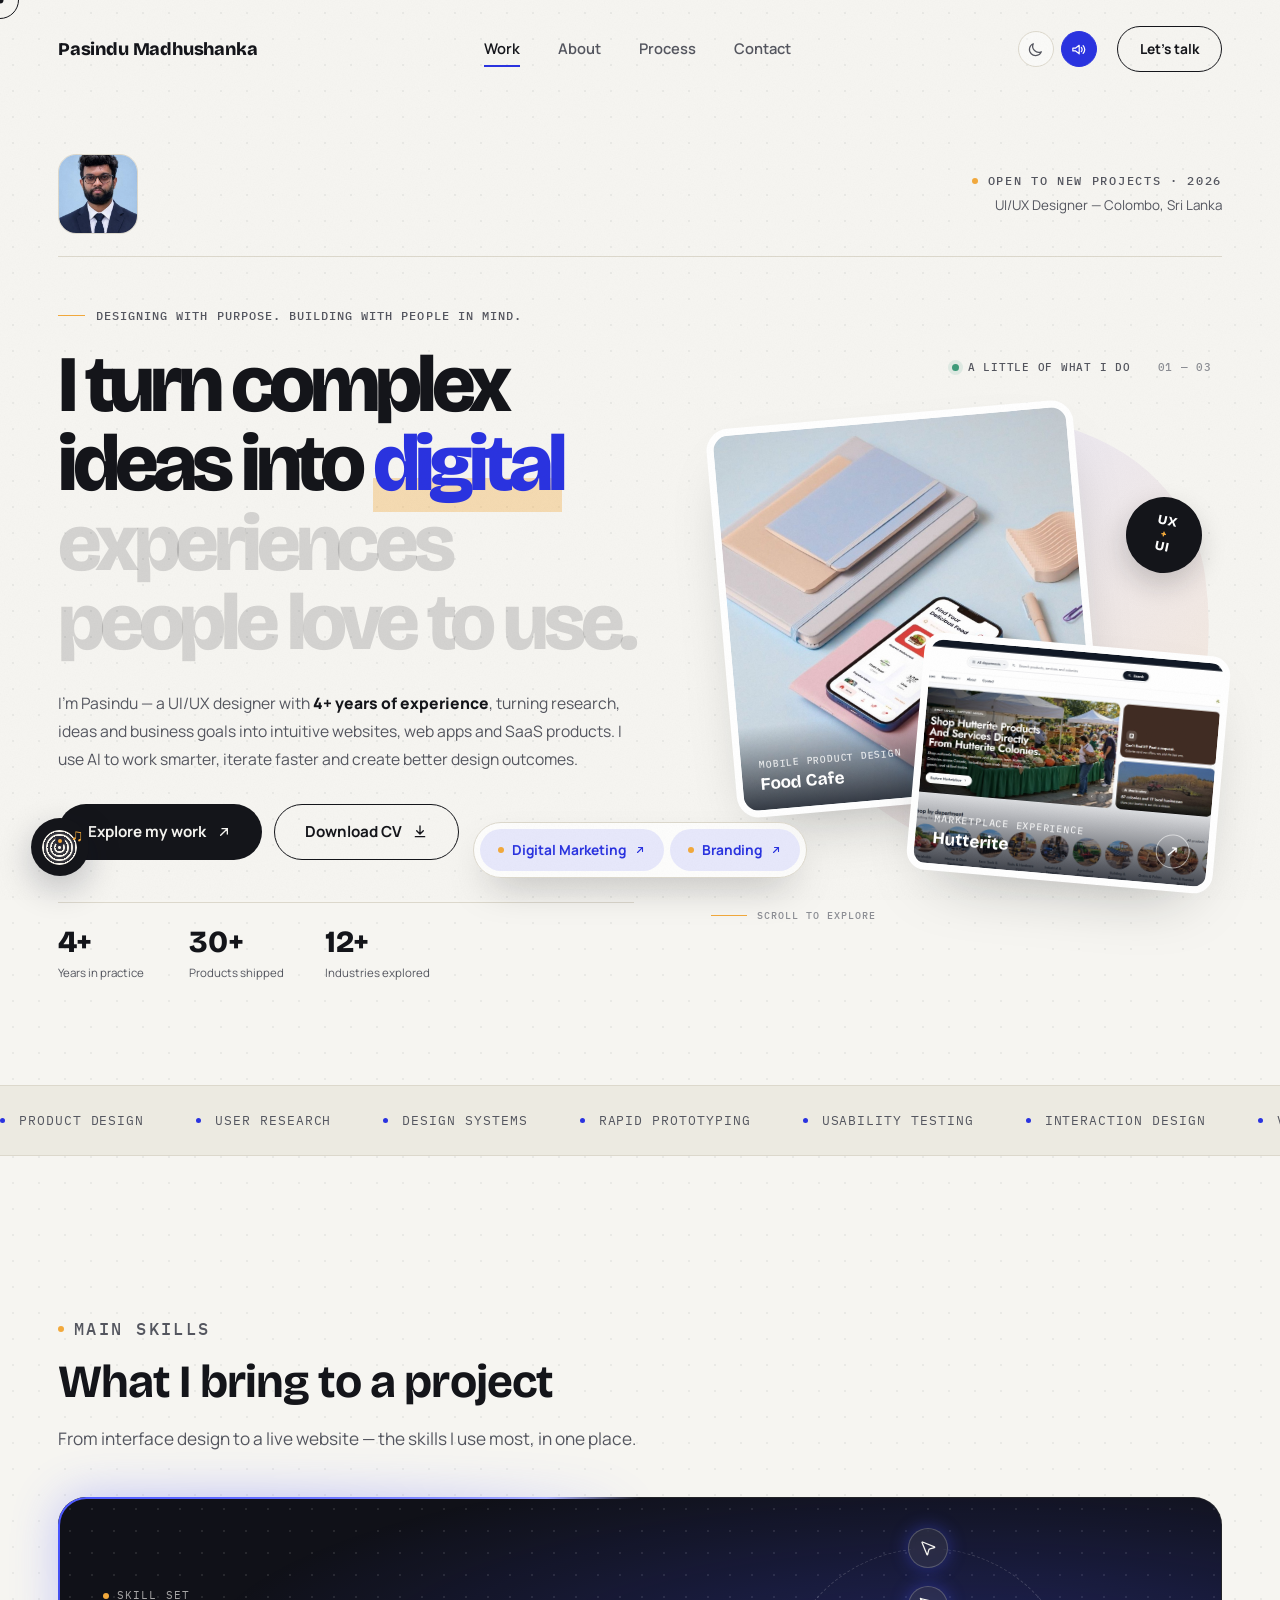
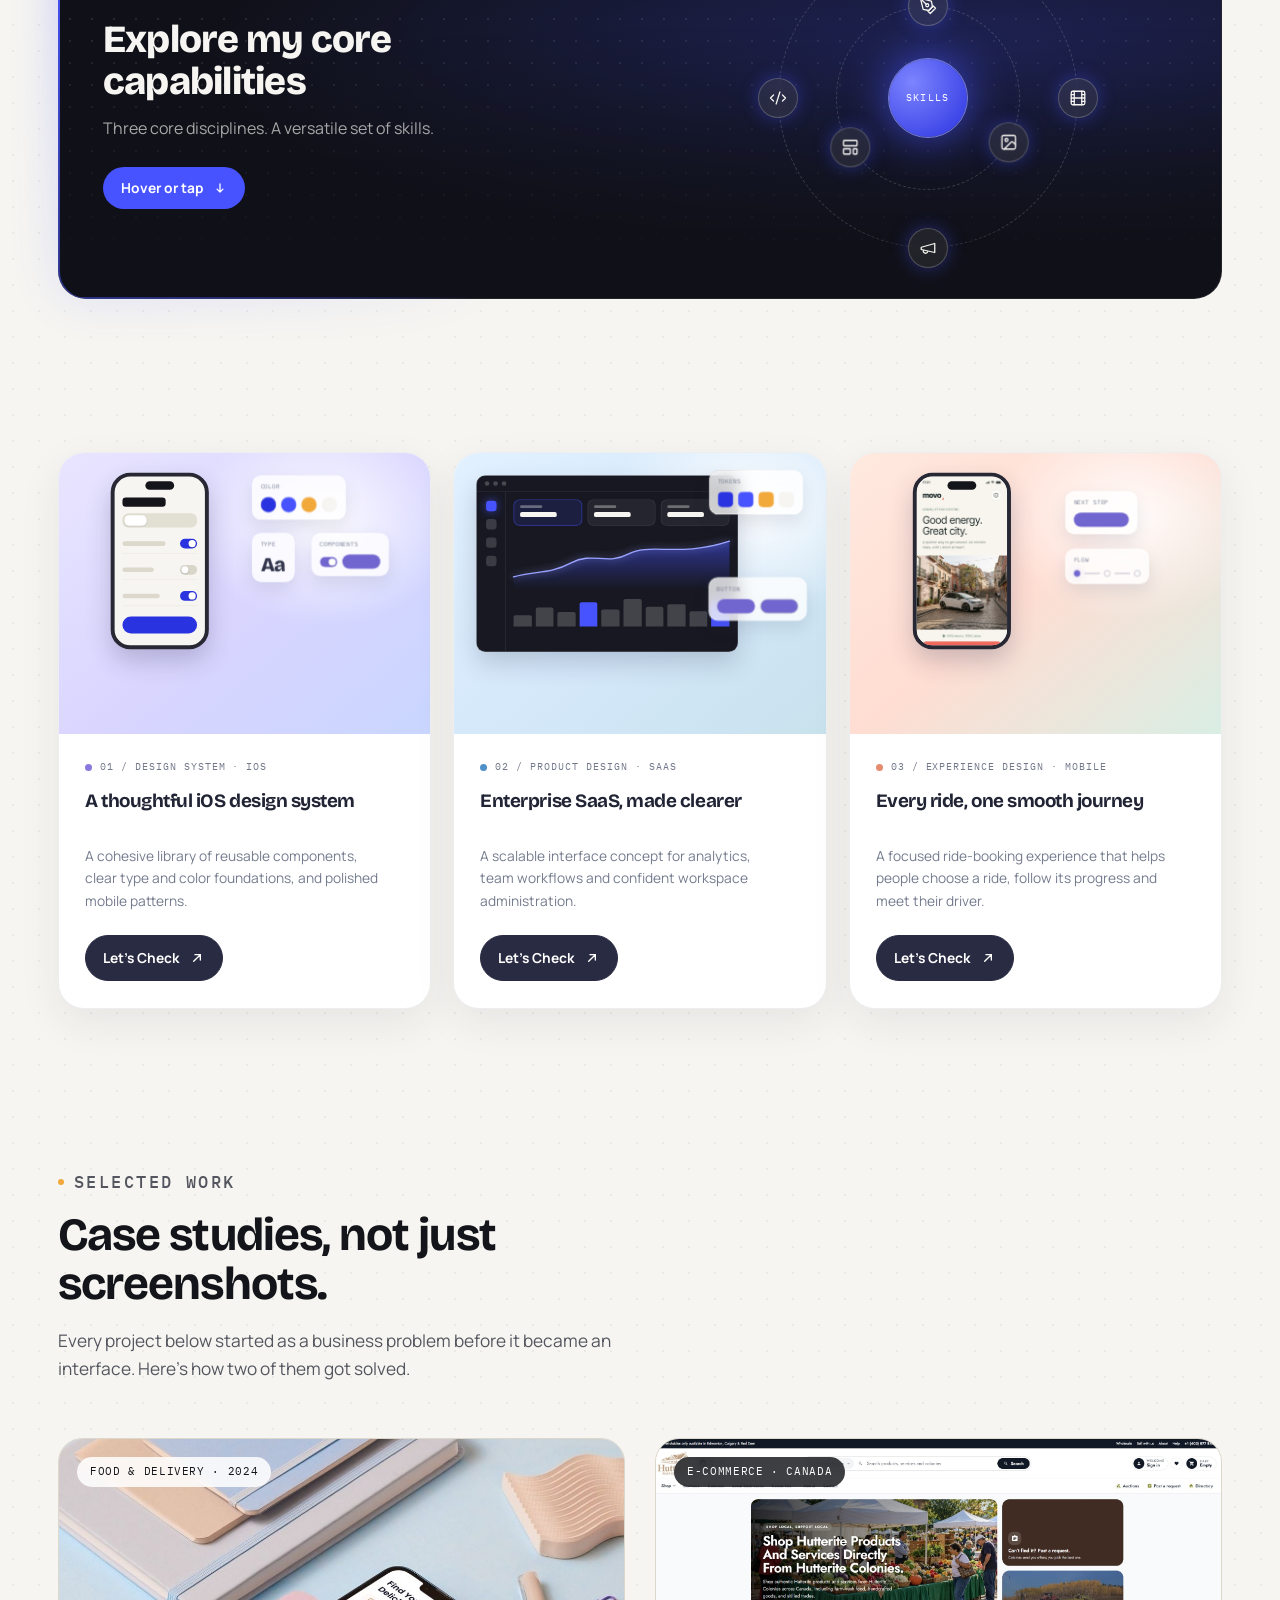
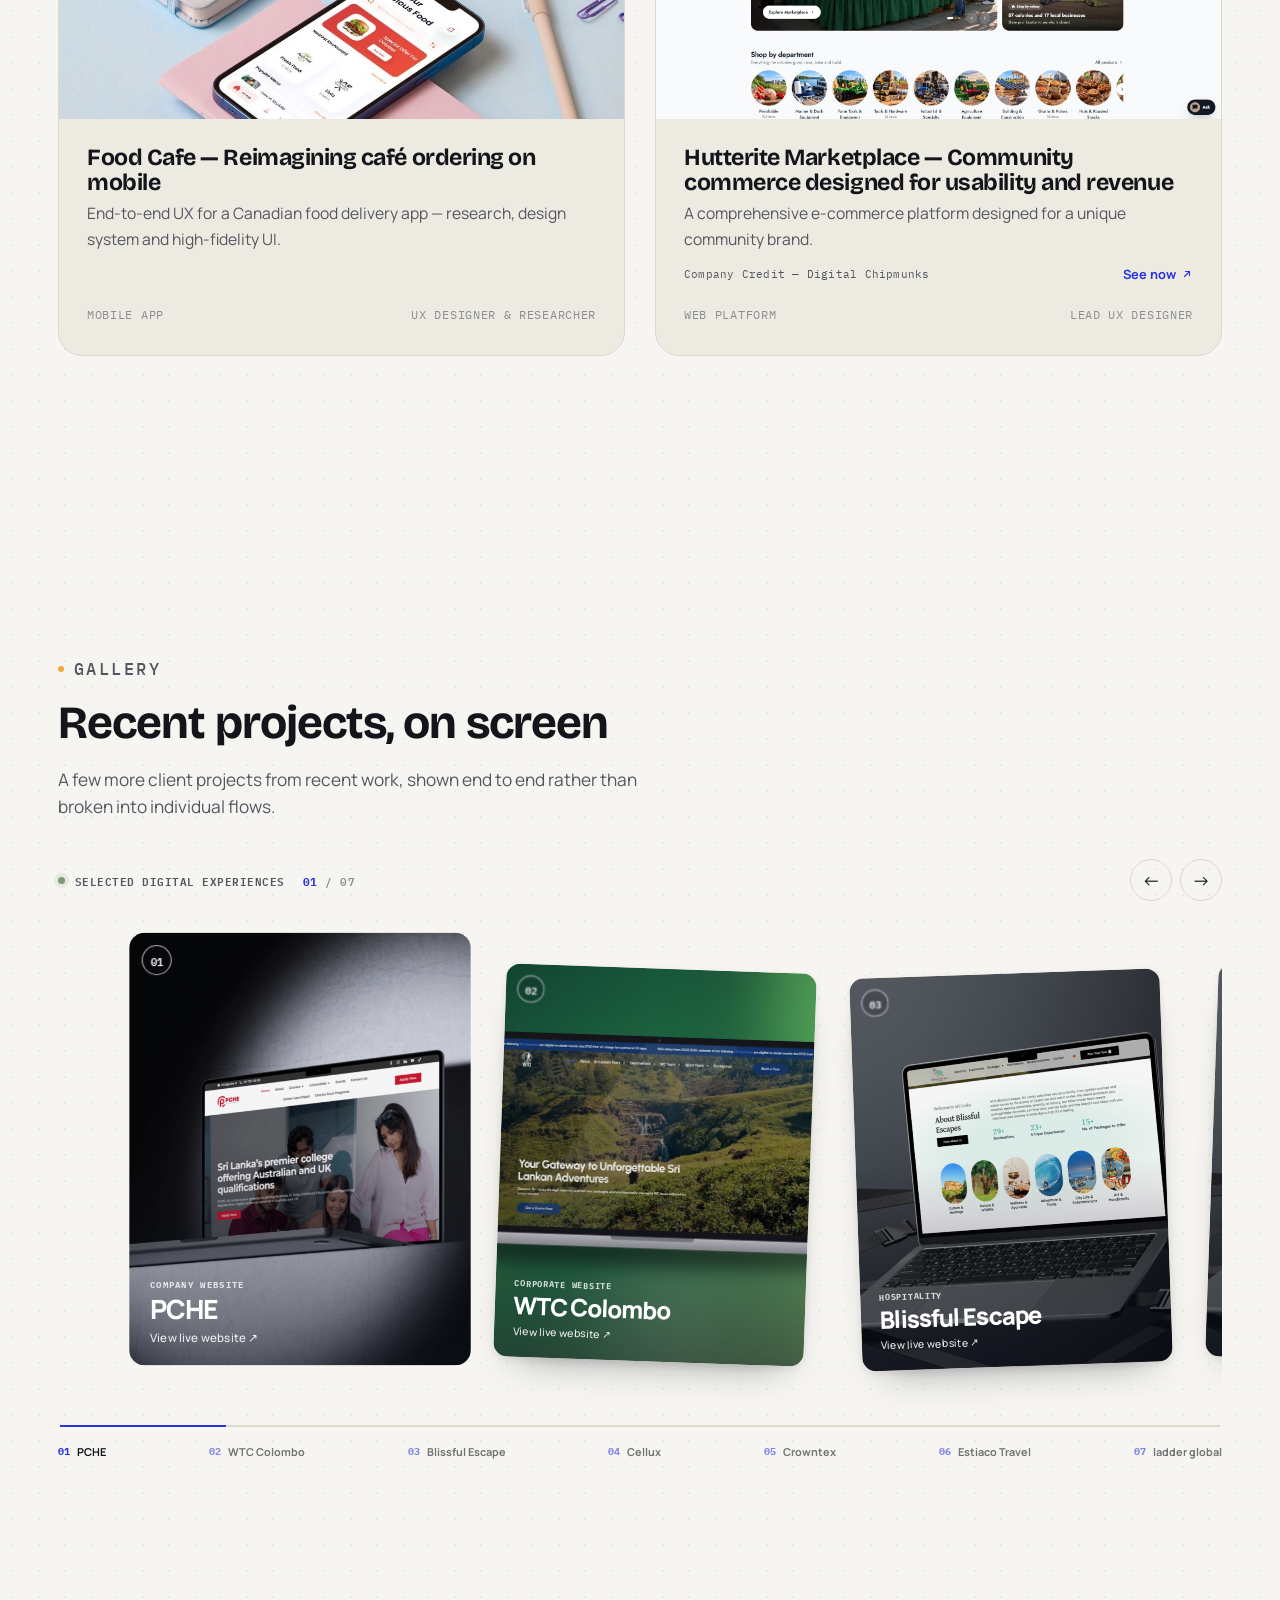
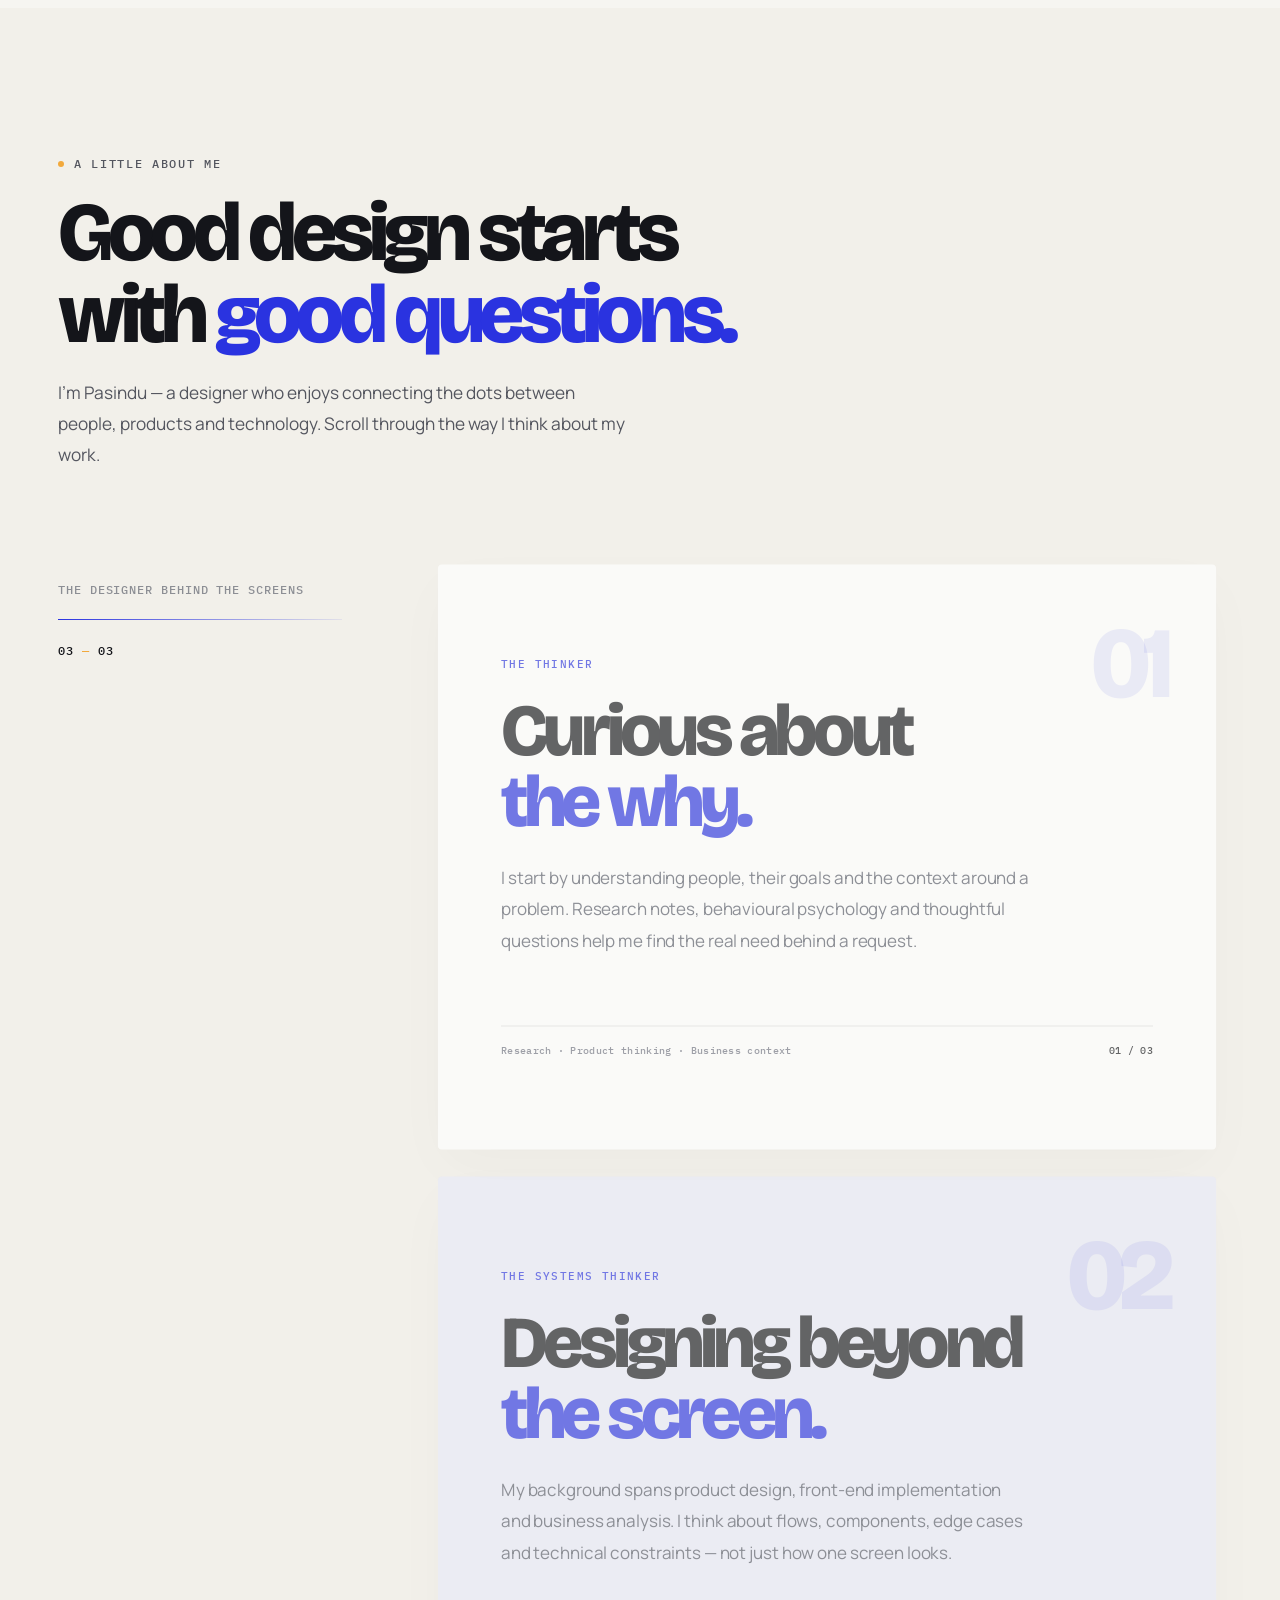
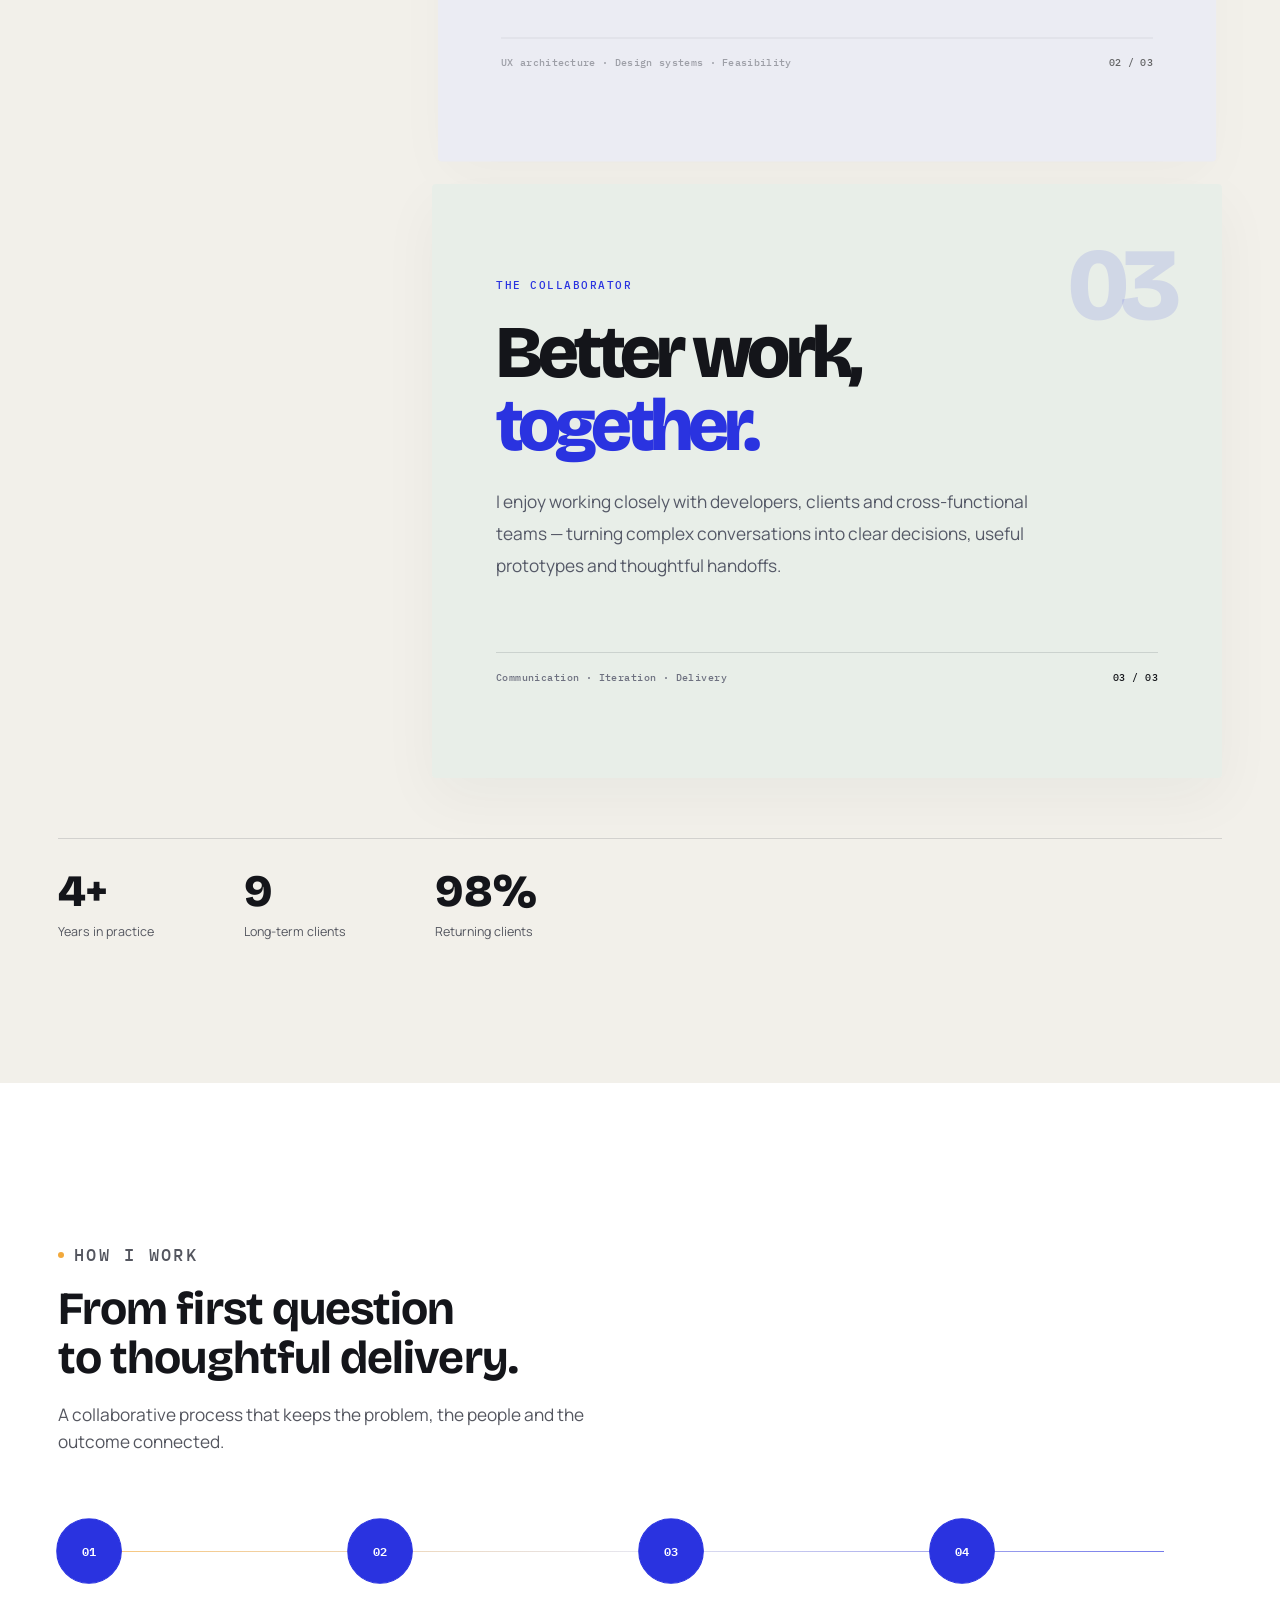
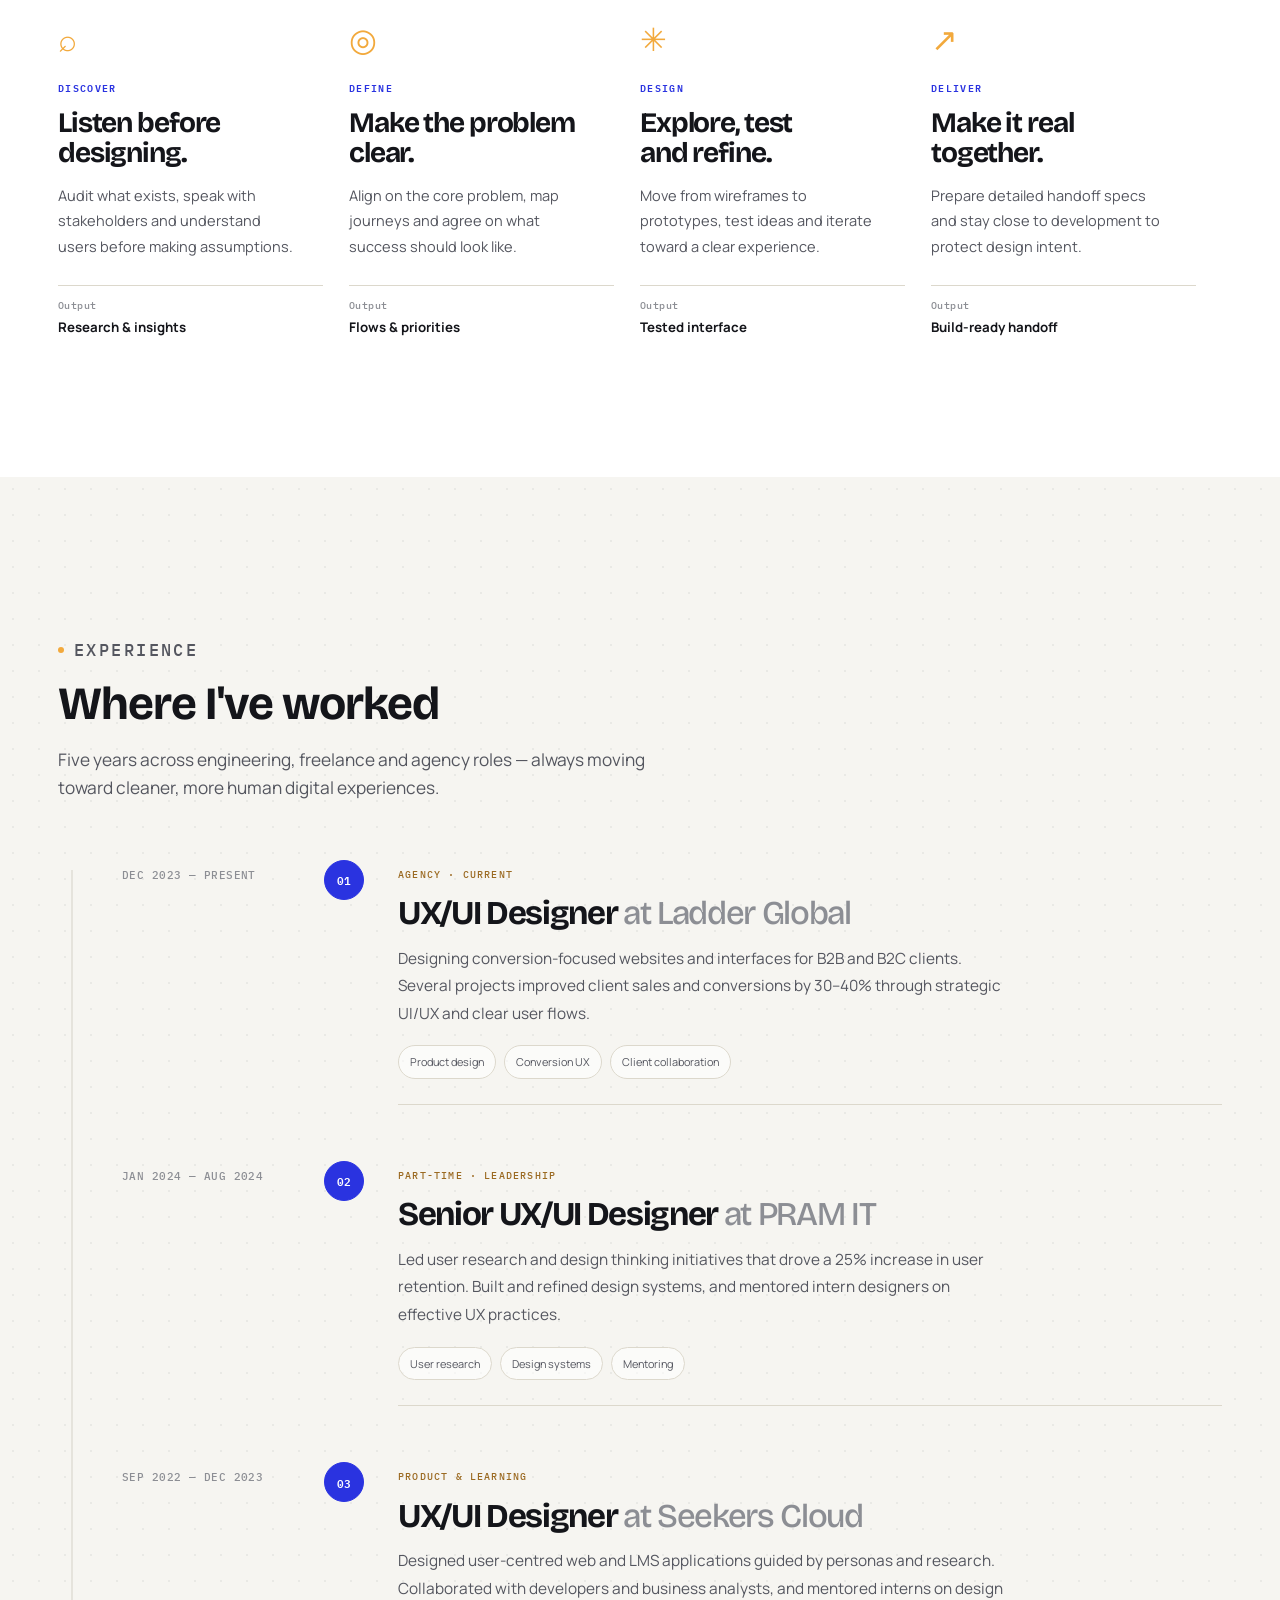
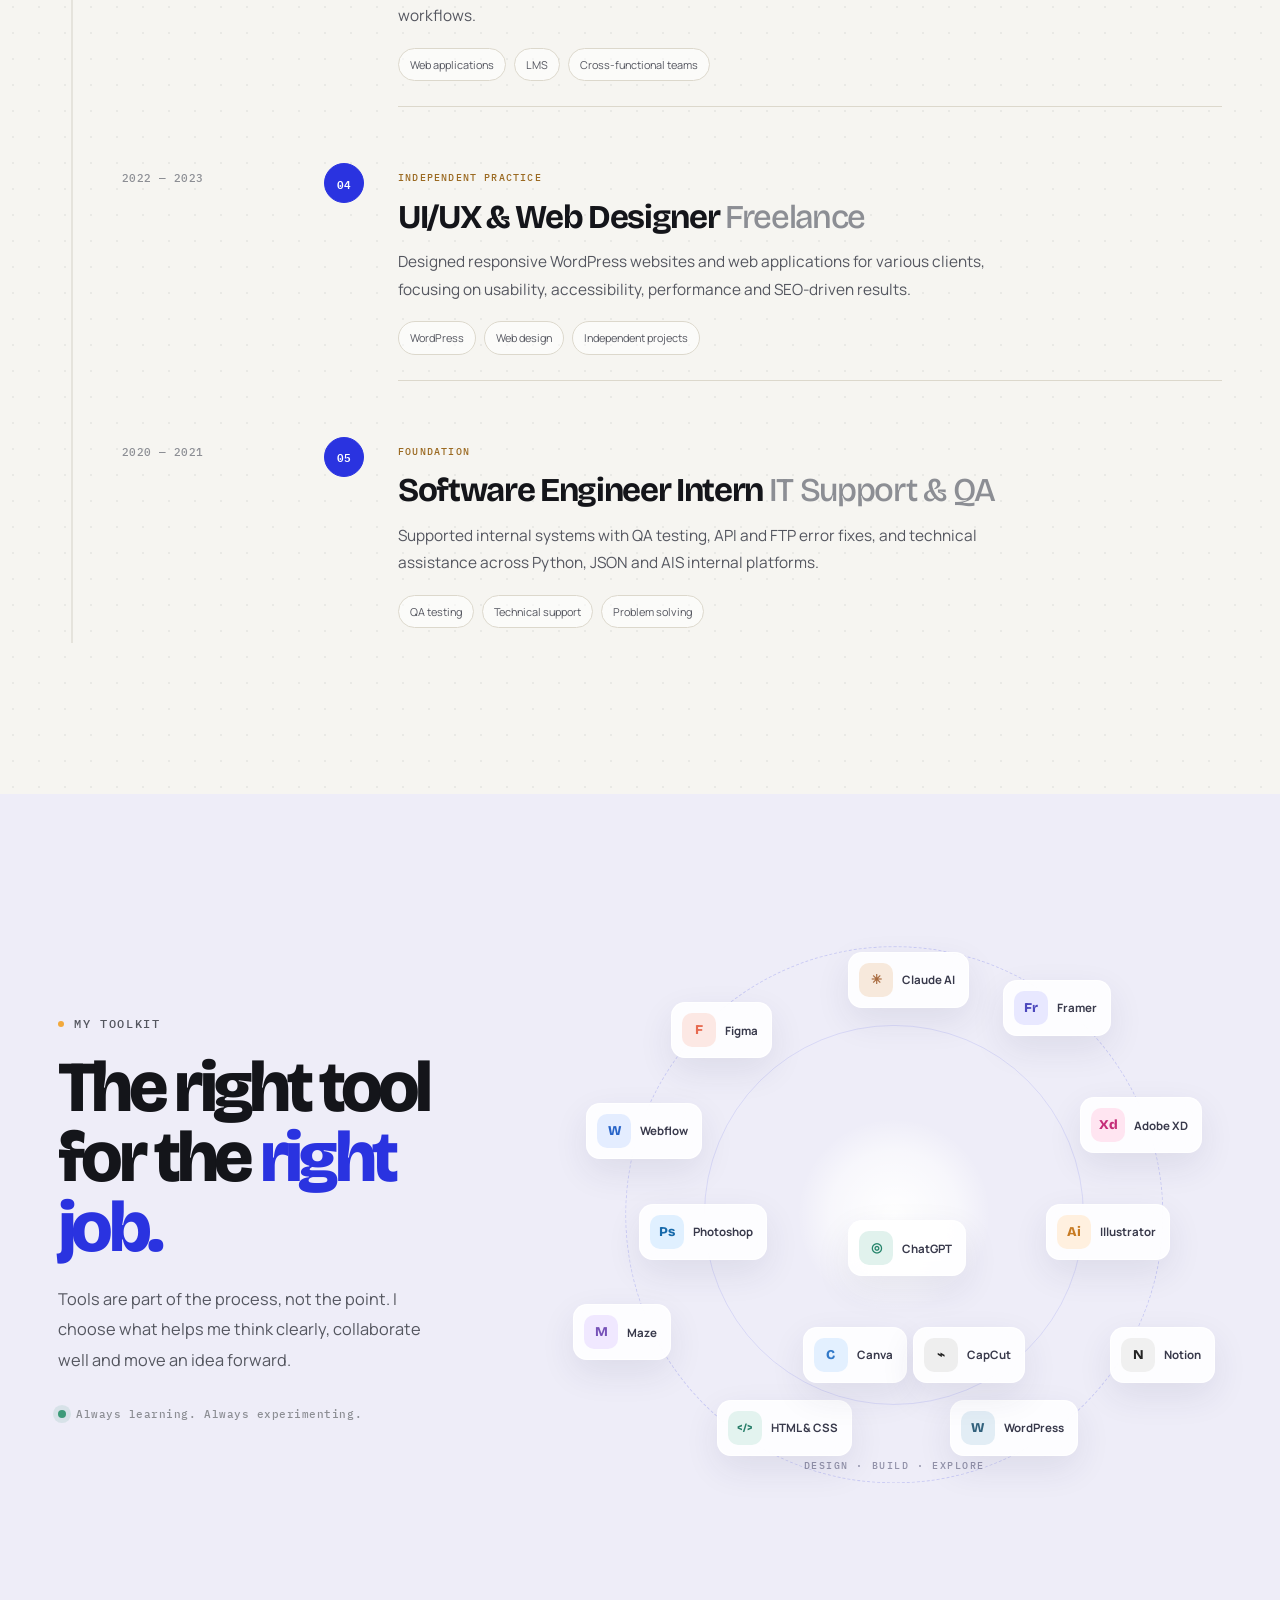
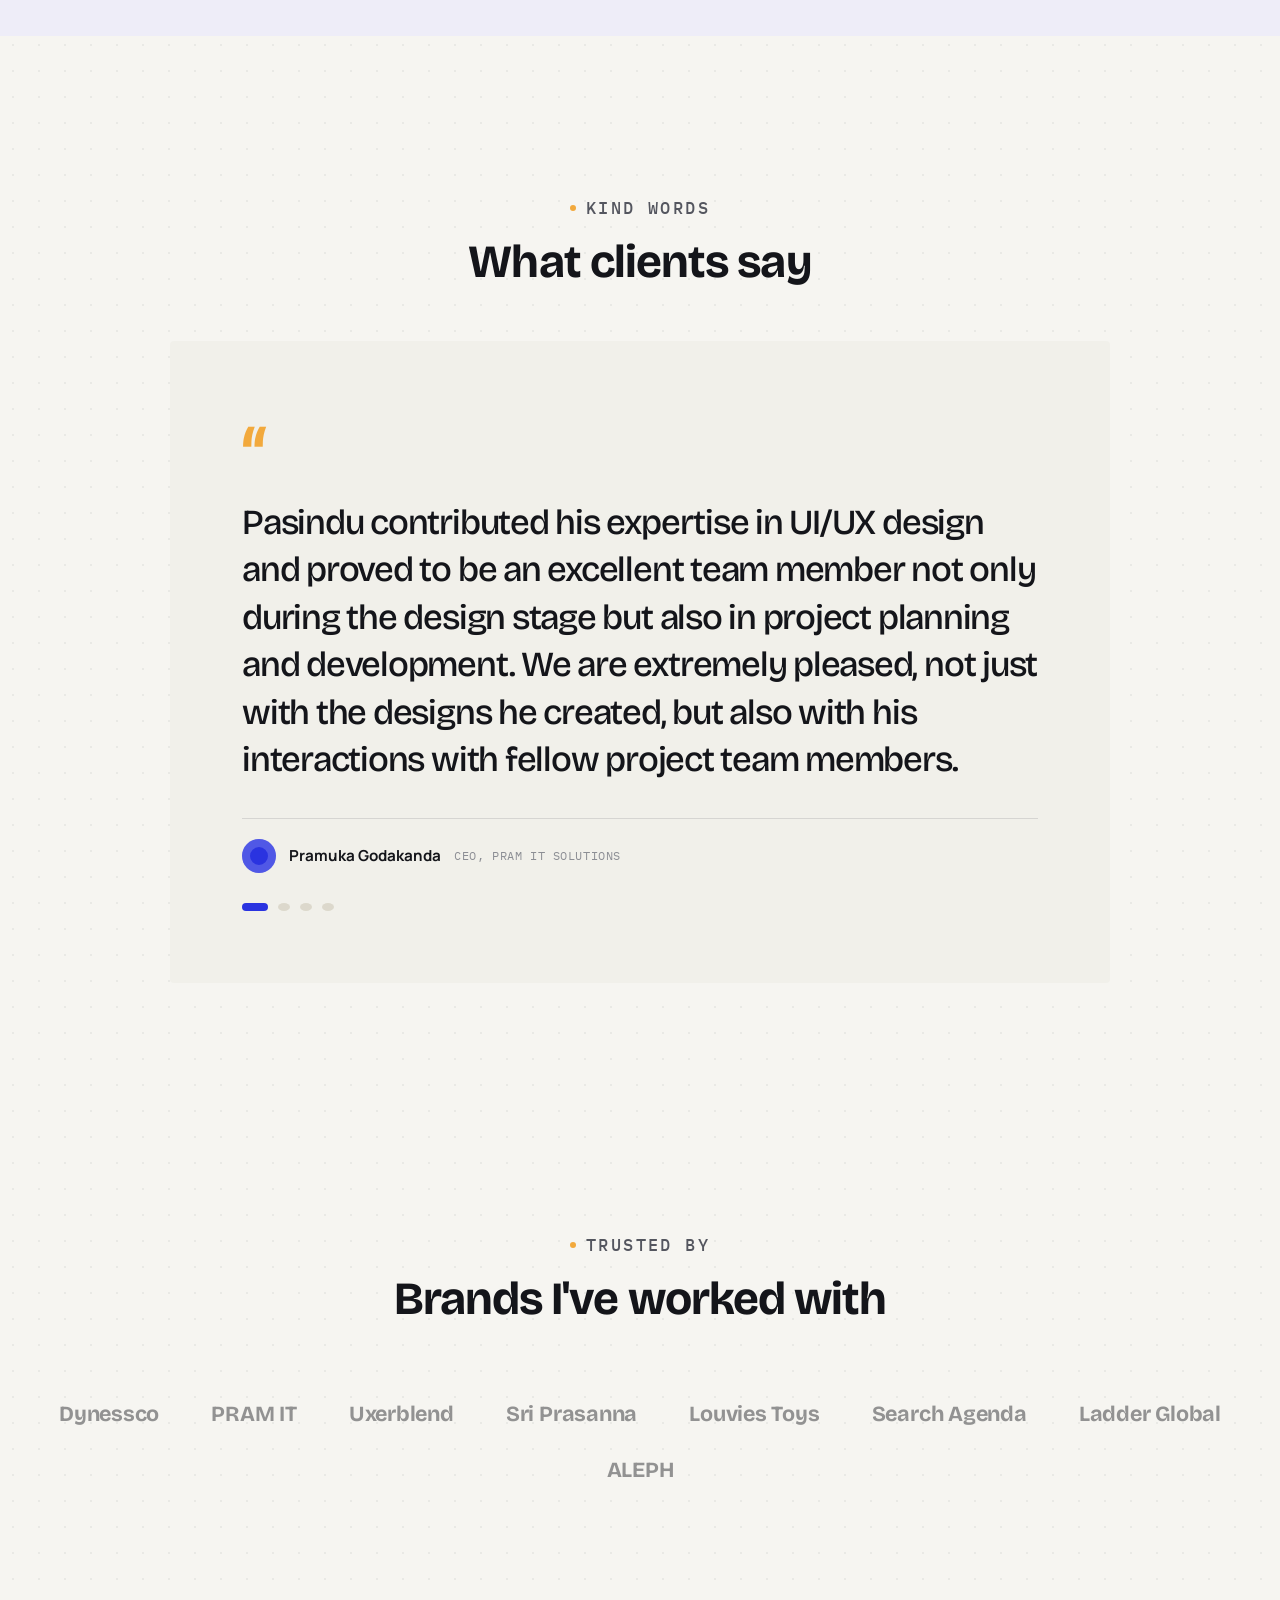
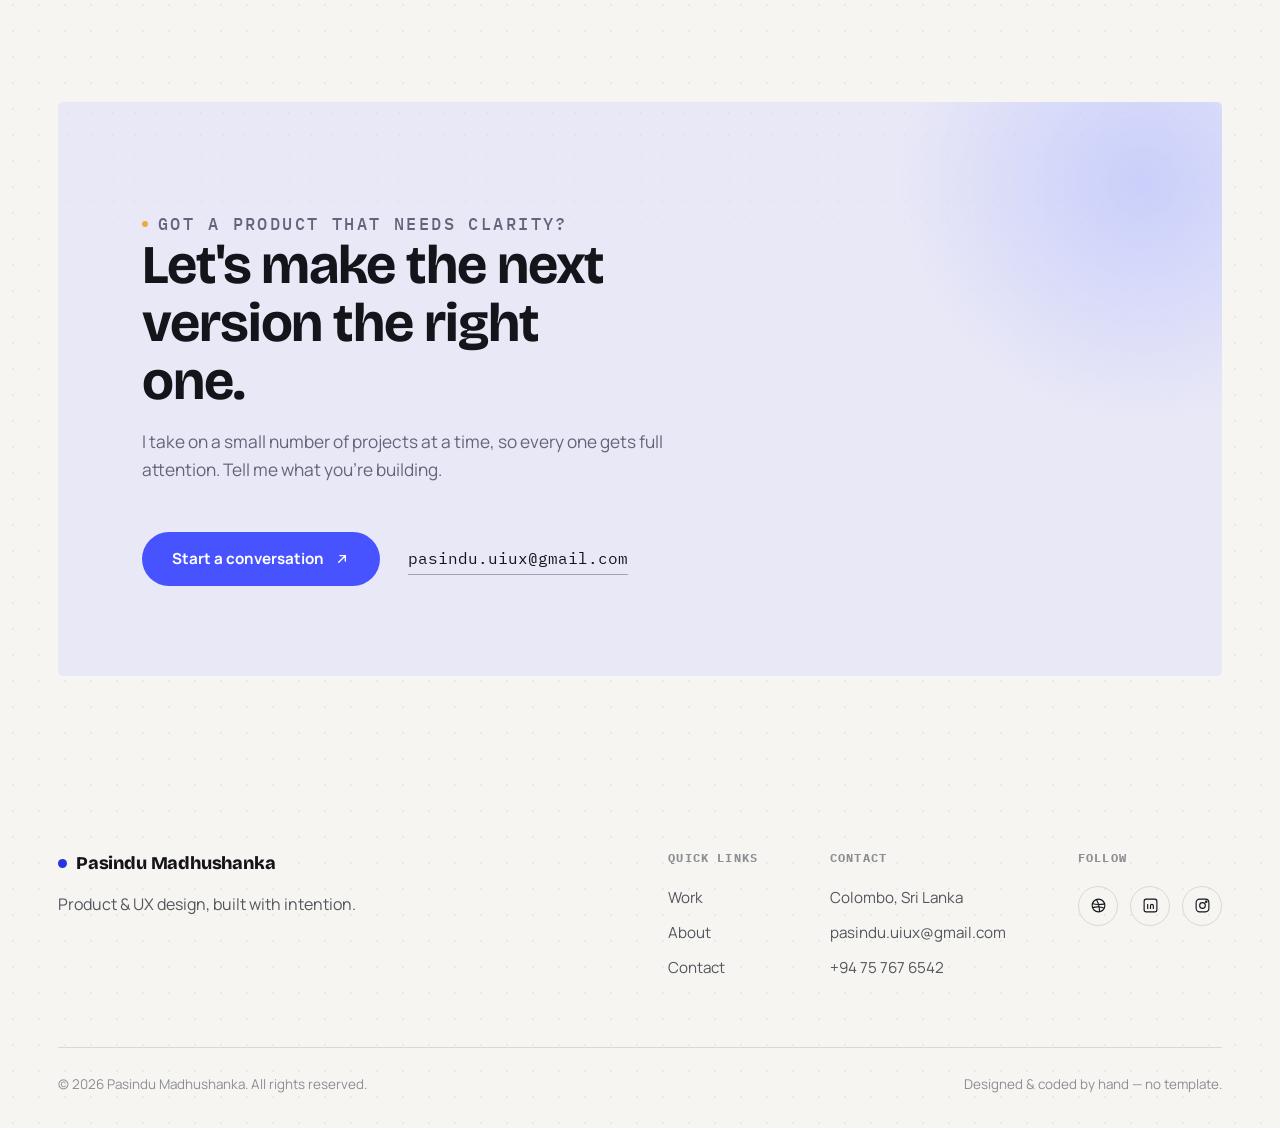
<file: index.html>
<!doctype html>
<html lang="en">
<head>
<meta charset="utf-8">
<meta name="viewport" content="width=device-width, initial-scale=1">
<title>Pasindu Madhushanka — Product &amp; UX Designer</title>
<meta name="description" content="Pasindu Madhushanka is a UI/UX designer crafting clear, user-centred digital products — from research to shipped interface.">

<link rel="preconnect" href="https://fonts.googleapis.com">
<link rel="preconnect" href="https://fonts.gstatic.com" crossorigin>
<link href="https://fonts.googleapis.com/css2?family=Bricolage+Grotesque:wght@400;500;600;700;800&family=Manrope:wght@400;500;600;700;800&family=IBM+Plex+Mono:wght@400;500&display=swap" rel="stylesheet">
<link rel="stylesheet" href="styles.css">
</head>
<body>

<a class="skip-link" href="#main">Skip to content</a>
<div class="page-veil" aria-hidden="true"></div>
<div class="scroll-progress" aria-hidden="true"></div>

<header class="site-header">
  <div class="container nav-inner">
    <a class="logo" href="index.html">Pasindu&nbsp;Madhushanka</a>
    <nav class="nav-links" aria-label="Primary">
      <a href="#work" class="is-active">Work</a>
      <a href="#about">About</a>
      <a href="#process">Process</a>
      <a href="#contact">Contact</a>
    </nav>
    <div class="nav-right">
      <div class="site-preferences" aria-label="Display and sound preferences">
        <button class="preference-btn" id="themeToggle" type="button" aria-label="Switch to dark mode" title="Switch theme">
          <svg class="theme-icon theme-icon--moon" viewBox="0 0 24 24" aria-hidden="true"><path d="M20.2 15.1A8.5 8.5 0 0 1 8.9 3.8 8.7 8.7 0 1 0 20.2 15.1Z"/></svg>
          <svg class="theme-icon theme-icon--sun" viewBox="0 0 24 24" aria-hidden="true"><circle cx="12" cy="12" r="4"/><path d="M12 2v2m0 16v2M4.93 4.93l1.42 1.42m11.3 11.3 1.42 1.42M2 12h2m16 0h2M4.93 19.07l1.42-1.42m11.3-11.3 1.42-1.42"/></svg>
        </button>
        <button class="preference-btn" id="soundToggle" type="button" aria-label="Enable interface sounds" aria-pressed="false" title="Interface sounds off">
          <svg viewBox="0 0 24 24" aria-hidden="true"><path d="M4 10v4h4l5 4V6l-5 4H4Z"/><path class="sound-wave" d="M16 9a5 5 0 0 1 0 6m2.5-8.5a8.5 8.5 0 0 1 0 11"/></svg>
        </button>
      </div>
      <a class="btn btn-outline btn-sm" href="#contact" data-cursor="Talk">Let's talk</a>
      <button class="menu-toggle" aria-label="Open menu" aria-expanded="false">
        <span></span><span></span><span></span>
      </button>
    </div>
  </div>
</header>

<div class="mobile-menu" id="mobileMenu">
  <span class="mono-tag">Menu — 01 / 04</span>
  <a href="#work">Work</a>
  <a href="#about">About</a>
  <a href="#process">Process</a>
  <a href="#contact">Contact</a>
  <a class="btn btn-primary mobile-cta" href="#contact">Start a project</a>
</div>

<main id="main">

  <!-- HERO -->
  <section class="hero hero--editorial">
    <div class="container">
      <div class="hero-identity" data-reveal>
        <div class="hero-id-photo">
          <img src="portfo.png" alt="Pasindu Madhushanka">
        </div>
        <div class="hero-id-content">
          <p class="eyebrow"><span class="dot"></span>Open to new projects &middot; 2026</p>
          <span class="hero-id-role">UI/UX Designer — Colombo, Sri Lanka</span>
        </div>
      </div>

      <div class="hero-editorial-grid">
        <div class="hero-editorial-copy">
          <p class="hero-kicker" data-reveal><span class="hero-kicker-line"></span>Designing with purpose. Building with people in mind.</p>
          <h1 class="hero-intro" data-reveal data-delay="70" aria-label="I turn complex ideas into digital experiences people love to use.">
            <span class="hw">I turn </span><span class="hw">complex </span><span class="hw">ideas </span><span class="hw">into </span><span class="hw hw-highlight">digital </span><span class="hw hw-highlight">experiences </span><span class="hw">people </span><span class="hw">love </span><span class="hw">to </span><span class="hw">use.</span>
          </h1>
          <p class="hero-support" data-reveal data-delay="120">I’m Pasindu — a UI/UX designer with <strong>4+ years of experience</strong>, turning research, ideas and business goals into intuitive websites, web apps and SaaS products. I use AI to work smarter, iterate faster and create better design outcomes.</p>
          <div class="hero-bottom" data-reveal data-delay="170">
            <div class="hero-actions">
              <a class="btn btn-primary magnetic" href="#work" data-cursor="Explore work">Explore my work <svg viewBox="0 0 24 24" fill="none" stroke="currentColor" stroke-width="2" stroke-linecap="round"><path d="M7 17 17 7M9 7h8v8"/></svg></a>
              <a class="btn btn-outline" href="Pasindu-Madhushanka-CV.pdf">Download CV <svg viewBox="0 0 24 24" fill="none" stroke="currentColor" stroke-width="2" stroke-linecap="round"><path d="M12 3v12m-5-5 5 5 5-5M5 19h14"/></svg></a>
            </div>
          </div>
          <div class="hero-stats hero-stats--editorial" data-reveal data-delay="220">
            <div class="stat"><strong data-count="4" data-suffix="+">0</strong><span>Years in practice</span></div>
            <div class="stat"><strong data-count="30" data-suffix="+">0</strong><span>Products shipped</span></div>
            <div class="stat"><strong data-count="12" data-suffix="+">0</strong><span>Industries explored</span></div>
          </div>
        </div>

        <div class="hero-editorial-visual" data-reveal data-delay="140" aria-label="Selected product design work">
          <div class="hero-visual-note"><span class="hero-note-dot"></span> A little of what I do <span class="hero-note-index">01 — 03</span></div>
          <a class="hero-project hero-project--food" href="food-cafe-case-study.html" aria-label="Explore Food Cafe case study">
            <img src="Food__2_.jpg" alt="Food Cafe mobile app interface presentation">
            <span class="hero-project-caption"><span><small>Mobile product design</small><strong>Food Cafe</strong></span><i>↗</i></span>
          </a>
          <a class="hero-project hero-project--market" href="hutterite-case-study.html" aria-label="Explore Hutterite Marketplace case study">
            <img src="Hutterite_Marketplace.jpg" alt="Hutterite Marketplace web experience">
            <span class="hero-project-caption"><span><small>Marketplace experience</small><strong>Hutterite</strong></span><i>↗</i></span>
          </a>
          <div class="hero-visual-stamp"><span>UX</span><span>+</span><span>UI</span></div>
          <div class="hero-scroll-cue"><span class="hero-scroll-line"></span><span>Scroll to explore</span></div>
        </div>
      </div>
    </div>
  </section>

  <!-- MARQUEE -->
  <div class="marquee" aria-hidden="true">
    <div class="marquee-track">
      <div class="marquee-group">
        <span>Product Design</span><span>User Research</span><span>Design Systems</span>
        <span>Rapid Prototyping</span><span>Usability Testing</span><span>Interaction Design</span>
        <span>Visual Design</span><span>Accessibility</span>
      </div>
      <div class="marquee-group">
        <span>Product Design</span><span>User Research</span><span>Design Systems</span>
        <span>Rapid Prototyping</span><span>Usability Testing</span><span>Interaction Design</span>
        <span>Visual Design</span><span>Accessibility</span>
      </div>
    </div>
  </div>

  <!-- CORE SKILLS -->
  <section class="section core-skills" id="skills">
    <div class="container">
      <div class="section-head" data-reveal>
        <p class="eyebrow"><span class="dot"></span>Main skills</p>
        <h2>What I bring to a project</h2>
        <p>From interface design to a live website — the skills I use most, in one place.</p>
      </div>
      <div class="skills-stage" id="skillsStage">
        <button type="button" class="skills-trigger" id="skillsTrigger" aria-expanded="false" aria-controls="skillsReveal">
          <span class="st-inner">
            <span class="st-copy">
              <span class="neon-tag">Skill set</span>
              <span class="st-title">Explore my core capabilities</span>
              <span class="st-sub">Three core disciplines. A versatile set of skills.</span>
              <span class="st-hint"><span class="st-hint-open">Hover or tap</span><span class="st-hint-close">Tap to hide</span><svg viewBox="0 0 24 24" fill="none" stroke="currentColor" stroke-width="2.2" stroke-linecap="round" aria-hidden="true"><path d="M12 5v14m0 0-5-5m5 5 5-5"/></svg></span>
            </span>
            <span class="st-orbit" aria-hidden="true">
              <span class="orbit">
                <span class="orbit-ring orbit-ring--in"></span>
                <span class="orbit-ring orbit-ring--out"></span>
                <span class="orbit-core"><em>Skills</em></span>
                <span class="orb-ico orb-in" style="--p:0%; --d:-0s;"><svg viewBox="0 0 24 24" aria-hidden="true"><path d="m12 19 7-7 3 3-7 7-3-3z"/><path d="m18 13-1.5-7.5L2 2l3.5 14.5L13 18l5-5z"/><path d="m2 2 7.586 7.586"/><circle cx="11" cy="11" r="2"/></svg></span><span class="orb-ico orb-in" style="--p:33%; --d:-7s;"><svg viewBox="0 0 24 24" aria-hidden="true"><rect width="18" height="18" x="3" y="3" rx="2" ry="2"/><circle cx="9" cy="9" r="2"/><path d="m21 15-3.086-3.086a2 2 0 0 0-2.828 0L6 21"/></svg></span><span class="orb-ico orb-in" style="--p:66%; --d:-14s;"><svg viewBox="0 0 24 24" aria-hidden="true"><rect width="18" height="7" x="3" y="3" rx="1"/><rect width="9" height="7" x="3" y="14" rx="1"/><rect width="5" height="7" x="16" y="14" rx="1"/></svg></span><span class="orb-ico orb-out" style="--p:0%; --d:-0s;"><svg viewBox="0 0 24 24" aria-hidden="true"><path d="M4.037 4.688a.495.495 0 0 1 .651-.651l16 6.5a.5.5 0 0 1-.063.947l-6.124 1.58a2 2 0 0 0-1.438 1.435l-1.579 6.126a.5.5 0 0 1-.947.063z"/></svg></span><span class="orb-ico orb-out" style="--p:25%; --d:-8.5s;"><svg viewBox="0 0 24 24" aria-hidden="true"><rect width="18" height="18" x="3" y="3" rx="2"/><path d="M7 3v18"/><path d="M3 7.5h4"/><path d="M3 12h18"/><path d="M3 16.5h4"/><path d="M17 3v18"/><path d="M17 7.5h4"/><path d="M17 16.5h4"/></svg></span><span class="orb-ico orb-out" style="--p:50%; --d:-17s;"><svg viewBox="0 0 24 24" aria-hidden="true"><path d="m3 11 18-5v12L3 14v-3z"/><path d="M11.6 16.8a3 3 0 1 1-5.8-1.6"/></svg></span><span class="orb-ico orb-out" style="--p:75%; --d:-25.5s;"><svg viewBox="0 0 24 24" aria-hidden="true"><path d="m18 16 4-4-4-4"/><path d="m6 8-4 4 4 4"/><path d="m14.5 4-5 16"/></svg></span>
              </span>
            </span>
          </span>
        </button>
        <div class="skills-reveal" id="skillsReveal">
          <div class="skills-reveal-inner">
            <div class="skills-bento skills-bento--groups">
<article class="skill-group skill-group--design" style="--i:0">
<div class="skill-group-top"><span class="skill-group-icon"><svg viewBox="0 0 24 24"><path d="m12 19 7-7 3 3-7 7-3-3z"/><path d="m18 13-1.5-7.5L2 2l3.5 14.5L13 18l5-5z"/><path d="m2 2 7.586 7.586"/><circle cx="11" cy="11" r="2"/></svg></span><span class="skill-group-index">01 / DESIGN</span></div>
<p class="skill-group-kicker">Think · Shape · Create</p><h3>Product &amp; UI/UX Design</h3>
<p class="skill-group-description">Turning ideas into clear, useful and engaging digital experiences — from early concepts to polished interfaces.</p>
<div class="skill-group-tags"><span class="skill-group-tag skill-group-tag--primary">Figma</span><span class="skill-group-tag">UI/UX Design</span><span class="skill-group-tag">Prototyping</span><span class="skill-group-tag">Design Systems</span><span class="skill-group-tag">Graphic Design</span><span class="skill-group-tag">Canva</span></div>
</article>
<article class="skill-group skill-group--build" style="--i:1">
<div class="skill-group-top"><span class="skill-group-icon"><svg viewBox="0 0 24 24"><rect x="3" y="4" width="18" height="16" rx="2"/><path d="M3 9h18M8 9v11M16 9v11"/><path d="m10 14 2 2 2-2"/></svg></span><span class="skill-group-index">02 / BUILD</span></div>
<p class="skill-group-kicker">Design · Develop · Launch</p><h3>Web Development</h3>
<p class="skill-group-description">Building responsive websites and interactive pages with a focus on usability, clean layouts and smooth navigation.</p>
<div class="skill-group-tags"><span class="skill-group-tag skill-group-tag--primary">WordPress</span><span class="skill-group-tag skill-group-tag--primary">Framer</span><span class="skill-group-tag">HTML</span><span class="skill-group-tag">CSS</span><span class="skill-group-tag">Responsive Design</span><span class="skill-group-tag">Claude</span><span class="skill-group-tag">ChatGPT</span></div>
</article>
<article class="skill-group skill-group--growth" style="--i:2">
<div class="skill-group-top"><span class="skill-group-icon"><svg viewBox="0 0 24 24"><path d="m3 11 18-5v12L3 14v-3z"/><path d="M11.6 16.8a3 3 0 1 1-5.8-1.6"/><path d="M19 4 21 2"/></svg></span><span class="skill-group-index">03 / GROWTH</span></div>
<p class="skill-group-kicker">Create · Connect · Grow</p><h3>Creative &amp; Digital Growth</h3>
<p class="skill-group-description">Creating content and marketing campaigns that help brands communicate clearly and reach the right audience.</p>
<div class="skill-group-tags"><span class="skill-group-tag skill-group-tag--primary">Digital Marketing</span><span class="skill-group-tag">Meta Campaigns</span><span class="skill-group-tag">Audience Targeting</span><span class="skill-group-tag">SEO</span><span class="skill-group-tag">Video Editing</span><span class="skill-group-tag">CapCut</span><span class="skill-group-tag">Content Graphics</span></div>
</article>
</div>
          </div>
        </div>
      </div>
    </div>
  </section>

  <!-- FEATURED DESIGN SYSTEMS (neon cards) -->
  <section class="feature-cards" aria-label="Featured design systems">
    <div class="container">
      <div class="feature-cards-grid">

        <div class="neon-wrap" data-reveal>
          <article class="neon-card feature-card--ios">
            <div class="neon-inner">
              <!-- Replace this visual with your own screenshot: <img src="your-image.jpg" alt="iOS Design System"> -->
              <div class="neon-visual" aria-hidden="true">
                <div class="nv-stage">
                <div class="nv-phone">
                  <span class="nv-notch"></span>
                  <div class="nv-screen">
                    <div class="nv-s-title"></div>
                    <div class="nv-seg"><i class="on"></i><i></i><i></i></div>
                    <div class="nv-row"><span class="nv-l" style="width:58%"></span><span class="nv-tg on"></span></div>
                    <div class="nv-row"><span class="nv-l" style="width:42%"></span><span class="nv-tg"></span></div>
                    <div class="nv-row"><span class="nv-l" style="width:50%"></span><span class="nv-tg on"></span></div>
                    <div class="nv-cta"></div>
                  </div>
                </div>
                <div class="nv-tile" style="left:52%; top:34px;">
                  <span class="nv-tt">Color</span>
                  <div class="nv-sw"><i style="background:#2A33E0"></i><i style="background:#4753FF"></i><i style="background:#F2A93C"></i><i style="background:#F6F5F1"></i></div>
                </div>
                <div class="nv-tile" style="left:52%; top:122px; animation-delay:-2s;">
                  <span class="nv-tt">Type</span>
                  <span class="nv-aa">Aa</span>
                </div>
                <div class="nv-tile" style="left:68%; top:122px; animation-delay:-4s;">
                  <span class="nv-tt">Components</span>
                  <div class="nv-comp"><span class="nv-tg on"></span><span class="nv-pill"></span></div>
                </div>
                </div>
              </div>
              <div class="neon-body">
                <span class="neon-tag">01 / Design system · iOS</span>
                <h2 class="neon-title">A thoughtful iOS design system</h2>
                <p class="feature-card-desc">A cohesive library of reusable components, clear type and color foundations, and polished mobile patterns.</p>
                <div class="neon-cta-wrap">
                  <a class="btn btn-on-dark btn-sm" href="https://www.figma.com/design/6jQPuIWlWk3VSXsZ6brRD7/IOS-App?node-id=0-1&amp;t=4dHvgA9B8AZuFbtg-1" target="_blank" rel="noopener" data-cursor="Open">
                    Let's Check
                    <svg viewBox="0 0 24 24" fill="none" stroke="currentColor" stroke-width="2" stroke-linecap="round"><path d="M7 17 17 7M9 7h8v8"/></svg>
                  </a>
                </div>
              </div>
            </div>
          </article>
        </div>

        <div class="neon-wrap" data-reveal data-delay="120">
          <article class="neon-card neon-card--saas neon-card--alt">
            <div class="neon-inner">
              <!-- Replace this visual with your own screenshot: <img src="your-image.jpg" alt="SaaS Dashboard UI"> -->
              <div class="neon-visual" aria-hidden="true">
                <div class="nv-stage">
                <div class="nv-dash">
                  <div class="nv-dash-bar"><i></i><i></i><i></i></div>
                  <div class="nv-dash-body">
                    <div class="nv-side"><i class="on"></i><i></i><i></i><i></i></div>
                    <div class="nv-main">
                      <div class="nv-kpis">
                        <div class="nv-kpi on"><i class="a"></i><i class="b"></i></div>
                        <div class="nv-kpi"><i class="a"></i><i class="b"></i></div>
                        <div class="nv-kpi"><i class="a"></i><i class="b"></i></div>
                      </div>
                      <div class="nv-chart">
                        <svg viewBox="0 0 300 90" preserveAspectRatio="none">
                          <defs>
                            <linearGradient id="nvArea" x1="0" y1="0" x2="0" y2="1">
                              <stop offset="0" stop-color="#4753FF" stop-opacity=".5"/>
                              <stop offset="1" stop-color="#4753FF" stop-opacity="0"/>
                            </linearGradient>
                          </defs>
                          <path class="nv-area" d="M0 70 C30 60 50 66 80 48 S130 52 160 34 S230 40 300 14 L300 90 L0 90Z" fill="url(#nvArea)"/>
                          <path class="nv-line" d="M0 70 C30 60 50 66 80 48 S130 52 160 34 S230 40 300 14" fill="none" stroke="#9aa2ff" stroke-width="2" stroke-linecap="round" pathLength="1"/>
                        </svg>
                      </div>
                      <div class="nv-bars">
                        <i style="--i:0; height:38%"></i><i style="--i:1; height:62%"></i><i style="--i:2; height:48%"></i><i style="--i:3; height:80%"></i><i style="--i:4; height:56%"></i><i style="--i:5; height:92%"></i><i style="--i:6; height:66%"></i><i style="--i:7; height:74%"></i><i style="--i:8; height:50%"></i><i style="--i:9; height:86%"></i>
                      </div>
                    </div>
                  </div>
                </div>
                <div class="nv-tile" style="right:6%; top:26px; animation-delay:-1s;">
                  <span class="nv-tt">Tokens</span>
                  <div class="nv-sw sq"><i style="background:#2A33E0"></i><i style="background:#4753FF"></i><i style="background:#F2A93C"></i><i style="background:#F6F5F1"></i></div>
                </div>
                <div class="nv-tile" style="right:5%; bottom:34px; animation-delay:-3s;">
                  <span class="nv-tt">Button</span>
                  <div class="nv-comp"><span class="nv-pill"></span><span class="nv-pill ghost"></span></div>
                </div>
                </div>
              </div>
              <div class="neon-body">
                <span class="neon-tag">02 / Product design · SaaS</span>
                <h2 class="neon-title neon-title--long">Enterprise SaaS, made clearer</h2>
                <p class="feature-card-desc">A scalable interface concept for analytics, team workflows and confident workspace administration.</p>
                <div class="neon-cta-wrap">
                  <a class="btn btn-on-dark btn-sm" href="https://www.figma.com/design/5ZHyCJJLcOH44CmFlf6abT/Metric---Saas-Applicaion?node-id=0-1&amp;t=GakvOjCdT7jPFPi6-1" target="_blank" rel="noopener" data-cursor="Open">
                    Let's Check
                    <svg viewBox="0 0 24 24" fill="none" stroke="currentColor" stroke-width="2" stroke-linecap="round"><path d="M7 17 17 7M9 7h8v8"/></svg>
                  </a>
                </div>
              </div>
            </div>
          </article>
        </div>

        <div class="neon-wrap" data-reveal data-delay="240">
          <article class="neon-card neon-card--mobile neon-card--c">
            <div class="neon-inner">
              <!-- Replace Movo_App.jpg with your own screenshot if you like -->
              <div class="neon-visual" aria-hidden="true">
                <div class="nv-stage">
                  <div class="nv-app">
                    <span class="nv-notch"></span>
                    <img src="Movo_App.jpg" alt="">
                  </div>
                  <div class="nv-tile" style="left:58%; top:58px;">
                    <span class="nv-tt">Next step</span>
                    <div class="nv-comp"><span class="nv-pill nv-pill--wide"></span></div>
                  </div>
                  <div class="nv-tile" style="left:58%; top:146px; animation-delay:-3s;">
                    <span class="nv-tt">Flow</span>
                    <div class="nv-steps"><i class="on"></i><b></b><i></i><b></b><i></i></div>
                  </div>
                </div>
              </div>
              <div class="neon-body">
                <span class="neon-tag">03 / Experience design · Mobile</span>
                <h2 class="neon-title neon-title--long">Every ride, one smooth journey</h2>
                <p class="feature-card-desc">A focused ride-booking experience that helps people choose a ride, follow its progress and meet their driver.</p>
                <div class="neon-cta-wrap">
                  <a class="btn btn-on-dark btn-sm" href="https://www.figma.com/design/PSe9ELNNPbyLBrCsdbp8nq/MOVO-Taxi-App?node-id=3-183&amp;t=k6T4IKTI2DgfJpfR-1" target="_blank" rel="noopener" data-cursor="Open">
                    Let's Check
                    <svg viewBox="0 0 24 24" fill="none" stroke="currentColor" stroke-width="2" stroke-linecap="round"><path d="M7 17 17 7M9 7h8v8"/></svg>
                  </a>
                </div>
              </div>
            </div>
          </article>
        </div>

      </div>
    </div>
  </section>

  <!-- SELECTED WORK -->
  <section class="section" id="work">
    <div class="container">
      <div class="section-foot" data-reveal>
        <div class="section-head">
          <p class="eyebrow"><span class="dot"></span>Selected work</p>
          <h2>Case studies, not just screenshots.</h2>
          <p>Every project below started as a business problem before it became an interface. Here's how two of them got solved.</p>
        </div>
      </div>

      <div class="work-grid">
        <a class="project-card" href="food-cafe-case-study.html" data-reveal data-cursor="View">
          <div class="project-cover">
            <img src="Food__2_.jpg" alt="Food Cafe Mobile App" class="project-cover-photo">
            <span class="tag">Food &amp; Delivery · 2024</span>
            <span class="view-tag">View case study
              <svg viewBox="0 0 24 24" fill="none" stroke="currentColor" stroke-width="2" stroke-linecap="round"><path d="M7 17 17 7M9 7h8v8"/></svg>
            </span>
          </div>
          <div class="project-info">
            <h3>Food Cafe — Reimagining café ordering on mobile</h3>
            <p>End-to-end UX for a Canadian food delivery app — research, design system and high-fidelity UI.</p>
            <div class="project-meta-row"><span>Mobile App</span><span>UX Designer &amp; Researcher</span></div>
          </div>
        </a>

        <!-- ============================================================
             HUTTERITE CARD — password gate is currently OFF.
             The card opens the case study directly and shows the clear image.
             TO TURN THE PASSWORD BACK ON: change data-locked="false" to data-locked="true"
             on the card below. (Blurred image, lock label, "Password protected." note
             and the password box are all kept in the code and come back automatically.)
             ============================================================ -->
        <div class="project-card hut-card" id="hutteriteCard" role="button" tabindex="0" aria-label="Open Hutterite Marketplace case study" data-locked="false" data-reveal>
          <div class="project-cover hut-cover">
            <img src="Hutterite_Marketplace.jpg" alt="Hutterite Marketplace home page design" class="hut-blur-img">
            <div class="hut-overlay">
              <span class="hut-lock-icon">
                <svg viewBox="0 0 24 24" fill="none" stroke="currentColor" stroke-width="2.2" stroke-linecap="round" stroke-linejoin="round"><rect x="3" y="11" width="18" height="11" rx="2"/><path d="M7 11V7a5 5 0 0 1 10 0v4"/></svg>
              </span>
              <span class="hut-lock-label">Password Required</span>
            </div>
            <span class="tag">E-commerce · Canada</span>
            <span class="view-tag">View case study
              <svg viewBox="0 0 24 24" fill="none" stroke="currentColor" stroke-width="2" stroke-linecap="round"><path d="M7 17 17 7M9 7h8v8"/></svg>
            </span>
          </div>
          <div class="project-info">
            <h3>Hutterite Marketplace — Community commerce designed for usability and revenue</h3>
            <p>A comprehensive e-commerce platform designed for a unique community brand.<span class="hut-pw-note"> Password protected.</span></p>
            <div class="project-extra">
              <span class="project-credit">Company Credit — Digital Chipmunks</span>
              <a class="hut-visit" href="https://hutteritemarketplace.ca/" target="_blank" rel="noopener">
                See now
                <svg viewBox="0 0 24 24" fill="none" stroke="currentColor" stroke-width="2.2" stroke-linecap="round" aria-hidden="true"><path d="M7 17 17 7M9 7h8v8"/></svg>
              </a>
            </div>
            <div class="project-meta-row"><span>Web Platform</span><span>Lead UX Designer</span></div>
          </div>
        </div>

      </div>
    </div>
  </section>

  <!-- GALLERY -->
  <section class="section" id="gallery">
    <div class="container">
      <div class="section-foot" data-reveal>
        <div class="section-head">
          <p class="eyebrow"><span class="dot"></span>Gallery</p>
          <h2>Recent projects, on screen</h2>
          <p>A few more client projects from recent work, shown end to end rather than broken into individual flows.</p>
        </div>
      </div>

      <div class="gallery-carousel-wrap" data-gallery-carousel>
        <div class="gallery-carousel-toolbar">
          <p class="gallery-carousel-note"><span class="gallery-live-dot"></span> Selected digital experiences <span class="gallery-counter"><b data-gallery-current>01</b> / 07</span></p>
          <div class="gallery-carousel-controls">
            <button type="button" class="gallery-arrow" data-gallery-prev aria-label="Previous project">←</button>
            <button type="button" class="gallery-arrow" data-gallery-next aria-label="Next project">→</button>
          </div>
        </div>
        <div class="gallery-carousel" data-gallery-track tabindex="0" aria-label="Project carousel">
          <a class="gallery-project gallery-project--carousel" href="https://pche.lk/" target="_blank" rel="noopener noreferrer" data-cursor="View site" aria-label="View PCHE website"><span class="gallery-project-image"><img src="PCHE_Design.png" alt="PCHE website preview"></span><span class="gallery-project-shade"></span><span class="gallery-project-number">01</span><span class="gallery-project-info"><small>COMPANY WEBSITE</small><strong>PCHE</strong><em>View live website ↗</em></span></a>
          <a class="gallery-project gallery-project--carousel" href="https://wtccolombo.com/" target="_blank" rel="noopener noreferrer" data-cursor="View site" aria-label="View WTC Colombo website"><span class="gallery-project-image"><img src="WTC_Colombo.jpg" alt="WTC Colombo website preview"></span><span class="gallery-project-shade"></span><span class="gallery-project-number">02</span><span class="gallery-project-info"><small>CORPORATE WEBSITE</small><strong>WTC Colombo</strong><em>View live website ↗</em></span></a>
          <a class="gallery-project gallery-project--carousel" href="https://blissfulescapessl.com/" target="_blank" rel="noopener noreferrer" data-cursor="View site" aria-label="View Blissful Escape website"><span class="gallery-project-image"><img src="Blissfull_Design.png" alt="Blissful Escape website preview"></span><span class="gallery-project-shade"></span><span class="gallery-project-number">03</span><span class="gallery-project-info"><small>HOSPITALITY</small><strong>Blissful Escape</strong><em>View live website ↗</em></span></a>
          <a class="gallery-project gallery-project--carousel" href="https://cellux.lk/" target="_blank" rel="noopener noreferrer" data-cursor="View site" aria-label="View Cellux website"><span class="gallery-project-image"><img src="Cellux_Design.png" alt="Cellux website preview"></span><span class="gallery-project-shade"></span><span class="gallery-project-number">04</span><span class="gallery-project-info"><small>DIGITAL EXPERIENCE</small><strong>Cellux</strong><em>View live website ↗</em></span></a>
          <a class="gallery-project gallery-project--carousel" href="https://crowntex.com.au/" target="_blank" rel="noopener noreferrer" data-cursor="View site" aria-label="View Crowntex website"><span class="gallery-project-image"><img src="Crowntex.jpg" alt="Crowntex website preview"></span><span class="gallery-project-shade"></span><span class="gallery-project-number">05</span><span class="gallery-project-info"><small>E-COMMERCE</small><strong>Crowntex</strong><em>View live website ↗</em></span></a>
          <a class="gallery-project gallery-project--carousel" href="https://estiacoholidays.com/" target="_blank" rel="noopener noreferrer" data-cursor="View site" aria-label="View Estiaco Travel website"><span class="gallery-project-image"><img src="Estiaco_Travel.png" alt="Estiaco Travel website preview"></span><span class="gallery-project-shade"></span><span class="gallery-project-number">06</span><span class="gallery-project-info"><small>TRAVEL & HOSPITALITY</small><strong>Estiaco Travel</strong><em>View live website ↗</em></span></a>
          <div class="gallery-project gallery-project--ladder" aria-label="Ladder Global company project"><span class="ladder-orbit"></span><span class="ladder-orbit ladder-orbit--two"></span><span class="ladder-monogram">LG</span><span class="ladder-caption"><small>COMPANY PROJECT</small><strong>ladder global</strong><em>Product & digital experience</em></span><span class="gallery-project-number">07</span></div>
        </div>
        <div class="gallery-carousel-progress"><span data-gallery-progress></span></div>
        <div class="gallery-project-captions"><span><b>01</b><strong>PCHE</strong></span><span><b>02</b><strong>WTC Colombo</strong></span><span><b>03</b><strong>Blissful Escape</strong></span><span><b>04</b><strong>Cellux</strong></span><span><b>05</b><strong>Crowntex</strong></span><span><b>06</b><strong>Estiaco Travel</strong></span><span><b>07</b><strong>ladder global</strong></span></div>
      </div>
    </div>
  </section>

  <!-- ABOUT — SCROLL STORY -->
  <section class="section about-story" id="about">
    <div class="container">
      <div class="about-story-head" data-reveal>
        <p class="eyebrow"><span class="dot"></span>A little about me</p>
        <h2>Good design starts<br>with <span>good questions.</span></h2>
        <p class="about-intro">I’m Pasindu — a designer who enjoys connecting the dots between people, products and technology. Scroll through the way I think about my work.</p>
      </div>
      <div class="about-journey">
        <aside class="about-journey-rail"><span class="mono-tag">THE DESIGNER BEHIND THE SCREENS</span><span class="about-rail-line"></span><span class="about-rail-current">01 <i>—</i> 03</span></aside>
        <div class="about-journey-panels">
          <article class="about-panel is-current" data-about-panel>
            <span class="about-panel-number">01</span><p class="about-panel-label">THE THINKER</p>
            <h3>Curious about<br><em>the why.</em></h3>
            <p>I start by understanding people, their goals and the context around a problem. Research notes, behavioural psychology and thoughtful questions help me find the real need behind a request.</p>
            <div class="about-panel-foot"><span>Research · Product thinking · Business context</span><b>01 / 03</b></div>
          </article>
          <article class="about-panel" data-about-panel>
            <span class="about-panel-number">02</span><p class="about-panel-label">THE SYSTEMS THINKER</p>
            <h3>Designing beyond<br><em>the screen.</em></h3>
            <p>My background spans product design, front-end implementation and business analysis. I think about flows, components, edge cases and technical constraints — not just how one screen looks.</p>
            <div class="about-panel-foot"><span>UX architecture · Design systems · Feasibility</span><b>02 / 03</b></div>
          </article>
          <article class="about-panel" data-about-panel>
            <span class="about-panel-number">03</span><p class="about-panel-label">THE COLLABORATOR</p>
            <h3>Better work,<br><em>together.</em></h3>
            <p>I enjoy working closely with developers, clients and cross-functional teams — turning complex conversations into clear decisions, useful prototypes and thoughtful handoffs.</p>
            <div class="about-panel-foot"><span>Communication · Iteration · Delivery</span><b>03 / 03</b></div>
          </article>
        </div>
      </div>
      <div class="about-stats about-stats--strip" data-reveal>
        <div><strong data-count="4" data-suffix="+">0</strong><span>Years in practice</span></div>
        <div><strong data-count="9" data-suffix="">0</strong><span>Long-term clients</span></div>
        <div><strong data-count="98" data-suffix="%">0</strong><span>Returning clients</span></div>
      </div>
    </div>
  </section>

  <!-- PROCESS — VISUAL STEPS -->
  <section class="section process-section" id="process">
    <div class="container">
      <div class="section-head" data-reveal>
        <p class="eyebrow"><span class="dot"></span>How I work</p>
        <h2>From first question<br>to thoughtful delivery.</h2>
        <p>A collaborative process that keeps the problem, the people and the outcome connected.</p>
      </div>
      <div class="process-track">
        <article class="process-stage" data-reveal><span class="process-stage-no">01</span><div class="process-stage-icon">⌕</div><p class="process-stage-kicker">DISCOVER</p><h3>Listen before<br>designing.</h3><p>Audit what exists, speak with stakeholders and understand users before making assumptions.</p><span class="process-stage-output">Output <b>Research &amp; insights</b></span></article>
        <article class="process-stage" data-reveal data-delay="70"><span class="process-stage-no">02</span><div class="process-stage-icon">◎</div><p class="process-stage-kicker">DEFINE</p><h3>Make the problem<br>clear.</h3><p>Align on the core problem, map journeys and agree on what success should look like.</p><span class="process-stage-output">Output <b>Flows &amp; priorities</b></span></article>
        <article class="process-stage" data-reveal data-delay="140"><span class="process-stage-no">03</span><div class="process-stage-icon">✳</div><p class="process-stage-kicker">DESIGN</p><h3>Explore, test<br>and refine.</h3><p>Move from wireframes to prototypes, test ideas and iterate toward a clear experience.</p><span class="process-stage-output">Output <b>Tested interface</b></span></article>
        <article class="process-stage" data-reveal data-delay="210"><span class="process-stage-no">04</span><div class="process-stage-icon">↗</div><p class="process-stage-kicker">DELIVER</p><h3>Make it real<br>together.</h3><p>Prepare detailed handoff specs and stay close to development to protect design intent.</p><span class="process-stage-output">Output <b>Build-ready handoff</b></span></article>
      </div>
    </div>
  </section>

  <!-- EXPERIENCE -->
  <section class="section" id="experience">
    <div class="container">
      <div class="section-head" data-reveal>
        <p class="eyebrow"><span class="dot"></span>Experience</p>
        <h2>Where I've worked</h2>
        <p>Five years across engineering, freelance and agency roles — always moving toward cleaner, more human digital experiences.</p>
      </div>

      <div class="career-journey">
        <div class="career-spine" aria-hidden="true"><span></span></div>
        <article class="career-stop" data-reveal><div class="career-date">DEC 2023 — PRESENT</div><div class="career-node">01</div><div class="career-content"><span class="career-type">AGENCY · CURRENT</span><h3>UX/UI Designer <span>at Ladder Global</span></h3><p>Designing conversion-focused websites and interfaces for B2B and B2C clients. Several projects improved client sales and conversions by 30–40% through strategic UI/UX and clear user flows.</p><div class="career-tags"><span>Product design</span><span>Conversion UX</span><span>Client collaboration</span></div></div></article>
        <article class="career-stop" data-reveal><div class="career-date">JAN 2024 — AUG 2024</div><div class="career-node">02</div><div class="career-content"><span class="career-type">PART-TIME · LEADERSHIP</span><h3>Senior UX/UI Designer <span>at PRAM IT</span></h3><p>Led user research and design thinking initiatives that drove a 25% increase in user retention. Built and refined design systems, and mentored intern designers on effective UX practices.</p><div class="career-tags"><span>User research</span><span>Design systems</span><span>Mentoring</span></div></div></article>
        <article class="career-stop" data-reveal><div class="career-date">SEP 2022 — DEC 2023</div><div class="career-node">03</div><div class="career-content"><span class="career-type">PRODUCT &amp; LEARNING</span><h3>UX/UI Designer <span>at Seekers Cloud</span></h3><p>Designed user-centred web and LMS applications guided by personas and research. Collaborated with developers and business analysts, and mentored interns on design workflows.</p><div class="career-tags"><span>Web applications</span><span>LMS</span><span>Cross-functional teams</span></div></div></article>
        <article class="career-stop" data-reveal><div class="career-date">2022 — 2023</div><div class="career-node">04</div><div class="career-content"><span class="career-type">INDEPENDENT PRACTICE</span><h3>UI/UX &amp; Web Designer <span>Freelance</span></h3><p>Designed responsive WordPress websites and web applications for various clients, focusing on usability, accessibility, performance and SEO-driven results.</p><div class="career-tags"><span>WordPress</span><span>Web design</span><span>Independent projects</span></div></div></article>
        <article class="career-stop" data-reveal><div class="career-date">2020 — 2021</div><div class="career-node">05</div><div class="career-content"><span class="career-type">FOUNDATION</span><h3>Software Engineer Intern <span>IT Support &amp; QA</span></h3><p>Supported internal systems with QA testing, API and FTP error fixes, and technical assistance across Python, JSON and AIS internal platforms.</p><div class="career-tags"><span>QA testing</span><span>Technical support</span><span>Problem solving</span></div></div></article>
      </div>
    </div>
  </section>

  <!-- TOOLKIT — FLOATING ICON FIELD -->
  <section class="section toolkit-section" id="toolkit">
    <div class="container toolkit-layout">
      <div class="toolkit-copy" data-reveal>
        <p class="eyebrow"><span class="dot"></span>My toolkit</p>
        <h2>The right tool<br>for the <em>right job.</em></h2>
        <p>Tools are part of the process, not the point. I choose what helps me think clearly, collaborate well and move an idea forward.</p>
        <div class="toolkit-note"><span class="toolkit-note-dot"></span>Always learning. Always experimenting.</div>
      </div>
      <div class="tool-cloud" aria-label="Tools and technologies">
        <span class="tool-orbit tool-orbit--one"></span><span class="tool-orbit tool-orbit--two"></span>
        <div class="tool-float tool-float--figma"><b>F</b><span>Figma</span></div>
        <div class="tool-float tool-float--framer"><b>Fr</b><span>Framer</span></div>
        <div class="tool-float tool-float--webflow"><b>W</b><span>Webflow</span></div>
        <div class="tool-float tool-float--xd"><b>Xd</b><span>Adobe XD</span></div>
        <div class="tool-float tool-float--ps"><b>Ps</b><span>Photoshop</span></div>
        <div class="tool-float tool-float--ai"><b>Ai</b><span>Illustrator</span></div>
        <div class="tool-float tool-float--maze"><b>M</b><span>Maze</span></div>
        <div class="tool-float tool-float--notion"><b>N</b><span>Notion</span></div>
        <div class="tool-float tool-float--code"><b>&lt;/&gt;</b><span>HTML &amp; CSS</span></div>
        <div class="tool-float tool-float--wp"><b>W</b><span>WordPress</span></div>
        <div class="tool-float tool-float--claude"><b>✳</b><span>Claude AI</span></div>
        <div class="tool-float tool-float--chatgpt"><b>◎</b><span>ChatGPT</span></div>
        <div class="tool-float tool-float--canva"><b>C</b><span>Canva</span></div>
        <div class="tool-float tool-float--capcut"><b>⌁</b><span>CapCut</span></div>
        <span class="tool-cloud-caption">DESIGN · BUILD · EXPLORE</span>
      </div>
    </div>
  </section>

  <!-- TESTIMONIALS -->
  <section class="section">
    <div class="container">
      <div class="section-head" style="margin:0 auto; text-align:center;" data-reveal>
        <p class="eyebrow" style="justify-content:center;"><span class="dot"></span>Kind words</p>
        <h2>What clients say</h2>
      </div>

      <div class="testimonial-wrap" data-reveal data-delay="100">
        <div class="quote-mark" aria-hidden="true">&ldquo;</div>

        <div class="testimonial is-active">
          <p class="quote">Pasindu contributed his expertise in UI/UX design and proved to be an excellent team member not only during the design stage but also in project planning and development. We are extremely pleased, not just with the designs he created, but also with his interactions with fellow project team members.</p>
          <div class="author"><strong>Pramuka Godakanda</strong><span>CEO, PRAM IT Solutions</span></div>
        </div>
        <div class="testimonial">
          <p class="quote">Pasindu exhibited exceptional communication skills by actively listening to my ideas and offering valuable suggestions. Every design concept demonstrated his inventiveness, skillfully fusing practicality and beauty — and he consistently delivered high-quality work on schedule.</p>
          <div class="author"><strong>Shehan Wicramasinghe</strong><span>CEO, Dynessco</span></div>
        </div>
        <div class="testimonial">
          <p class="quote">His work is not only top-notch, but also delivered on time. With modern and updated skills, he brings a fresh perspective to every project. Beyond his professional approach, he is also friendly and easy to work with.</p>
          <div class="author"><strong>Mrs Sachindra</strong><span>Client, UAE</span></div>
        </div>
        <div class="testimonial">
          <p class="quote">His work is not only top-notch, but also delivered on time. With modern and updated skills, he brings a fresh perspective to every project. I wholeheartedly endorse Pasindu to anyone in need of exceptional design services.</p>
          <div class="author"><strong>Nilangan Dinusha</strong><span>Owner, Sri Prasanna</span></div>
        </div>

        <div class="testimonial-nav">
          <button class="dot-btn is-active" aria-label="Testimonial 1"></button>
          <button class="dot-btn" aria-label="Testimonial 2"></button>
          <button class="dot-btn" aria-label="Testimonial 3"></button>
          <button class="dot-btn" aria-label="Testimonial 4"></button>
        </div>
      </div>
    </div>
  </section>

  <!-- BRANDS -->
  <section class="section section--tight">
    <div class="container">
      <div class="section-head" style="margin:0 auto; text-align:center;" data-reveal>
        <p class="eyebrow" style="justify-content:center;"><span class="dot"></span>Trusted by</p>
        <h2>Brands I've worked with</h2>
      </div>
      <div class="brand-wall" data-reveal data-delay="100">
        <span class="brand-logo">Dynessco</span>
        <span class="brand-logo">PRAM IT</span>
        <span class="brand-logo">Uxerblend</span>
        <span class="brand-logo">Sri Prasanna</span>
        <span class="brand-logo">Louvies Toys</span>
        <span class="brand-logo">Search Agenda</span>
        <span class="brand-logo">Ladder Global</span>
        <span class="brand-logo">ALEPH</span>
      </div>
    </div>
  </section>

  <!-- CTA -->
  <section class="section section--tight" id="contact">
    <div class="container">
      <div class="cta-banner" data-reveal>
        <div class="cta-glow" aria-hidden="true"></div>
        <div class="inner">
          <p class="eyebrow" style="color:var(--on-dark-dim);"><span class="dot"></span>Got a product that needs clarity?</p>
          <h2>Let's make the next version the right one.</h2>
          <p>I take on a small number of projects at a time, so every one gets full attention. Tell me what you're building.</p>
          <div class="cta-actions">
            <a class="btn btn-on-dark magnetic" href="mailto:pasindu.uiux@gmail.com" data-cursor="Email">
              Start a conversation
              <svg viewBox="0 0 24 24" fill="none" stroke="currentColor" stroke-width="2" stroke-linecap="round"><path d="M7 17 17 7M9 7h8v8"/></svg>
            </a>
            <a class="cta-email" href="mailto:pasindu.uiux@gmail.com">pasindu.uiux@gmail.com</a>
          </div>
        </div>
      </div>
    </div>
  </section>

</main>

<footer class="footer">
  <div class="container">
    <div class="footer-top">
      <div class="footer-brand">
        <a class="logo" href="index.html"><span class="dot"></span>Pasindu&nbsp;Madhushanka</a>
        <p>Product &amp; UX design, built with intention.</p>
      </div>
      <div class="footer-cols">
        <div class="footer-col">
          <h4>Quick links</h4>
          <a href="#work">Work</a>
          <a href="#about">About</a>
          <a href="#contact">Contact</a>
        </div>
        <div class="footer-col">
          <h4>Contact</h4>
          <p>Colombo, Sri Lanka</p>
          <a href="mailto:pasindu.uiux@gmail.com">pasindu.uiux@gmail.com</a>
          <a href="tel:+94757676542">+94 75 767 6542</a>
        </div>
        <div class="footer-col">
          <h4>Follow</h4>
          <div class="social-row">
            <a href="#" aria-label="Dribbble" data-cursor="Dribbble">
              <svg viewBox="0 0 24 24" fill="none" stroke="currentColor" stroke-width="1.6"><circle cx="12" cy="12" r="9"/><path d="M4 9.5c2.8 1 8 1.4 16 .5M3.5 15c5-1.4 11.5-1.6 17 1M9 3.5c2.6 4 4.2 9.5 4.5 17"/></svg>
            </a>
            <a href="#" aria-label="LinkedIn" data-cursor="LinkedIn">
              <svg viewBox="0 0 24 24" fill="none" stroke="currentColor" stroke-width="1.6"><rect x="3" y="3" width="18" height="18" rx="3"/><path d="M8 10v7M8 7.5v.01M12 17v-4.5a2 2 0 0 1 4 0V17m0 0v-4.5"/></svg>
            </a>
            <a href="#" aria-label="Instagram" data-cursor="Instagram">
              <svg viewBox="0 0 24 24" fill="none" stroke="currentColor" stroke-width="1.6"><rect x="3" y="3" width="18" height="18" rx="5"/><circle cx="12" cy="12" r="4"/><circle cx="17.2" cy="6.8" r="1"/></svg>
            </a>
          </div>
        </div>
      </div>
    </div>
    <div class="footer-bottom">
      <span>© 2026 Pasindu Madhushanka. All rights reserved.</span>
      <span>Designed &amp; coded by hand — no template.</span>
    </div>
  </div>
</footer>

<!-- PASSWORD MODAL -->
<div class="pw-modal" id="pwModal" aria-hidden="true" role="dialog" aria-label="Enter project password">
  <div class="pw-backdrop"></div>
  <div class="pw-box">
    <button class="pw-close" aria-label="Close">&times;</button>
    <div class="pw-lock-icon">
      <svg viewBox="0 0 24 24" fill="none" stroke="currentColor" stroke-width="2" stroke-linecap="round" stroke-linejoin="round"><rect x="3" y="11" width="18" height="11" rx="2"/><path d="M7 11V7a5 5 0 0 1 10 0v4"/></svg>
    </div>
    <h3>Protected Case Study</h3>
    <p>This project is password protected. Enter the password to view the full case study.</p>
    <input type="password" class="pw-input" id="pwInput" placeholder="Enter password" autocomplete="off">
    <p class="pw-error" id="pwError"></p>
    <div class="pw-actions">
      <button class="btn btn-primary" id="pwSubmit">
        Open Project
        <svg viewBox="0 0 24 24" fill="none" stroke="currentColor" stroke-width="2" stroke-linecap="round"><path d="M7 17 17 7M9 7h8v8"/></svg>
      </button>
    </div>
  </div>
</div>

<!-- Optional, user-controlled original ambient music player -->
<div class="ambient-player" id="ambientPlayer">
  <button class="music-disc-button" id="musicExpand" type="button" aria-expanded="false" aria-controls="musicPanel" aria-label="Open portfolio music player" title="Listen while you explore">
    <span class="music-disc" aria-hidden="true"><span></span></span>
    <span class="music-disc-note" aria-hidden="true">♫</span>
  </button>
  <div class="music-panel" id="musicPanel" hidden>
    <div class="music-panel-top">
      <div><span class="music-kicker">A LITTLE BACKGROUND MUSIC</span><strong id="musicTrackName">Quiet Morning</strong></div>
      <button class="music-close" id="musicClose" type="button" aria-label="Close music player">×</button>
    </div>
    <div class="music-controls">
      <button class="music-control music-play" id="musicPlay" type="button" aria-label="Play music"><span class="play-glyph">▶</span></button>
      <button class="music-control" id="musicNext" type="button" aria-label="Play next track">↗</button>
      <label class="music-volume"><span>VOL</span><input id="musicVolume" type="range" min="0" max="1" step="0.05" value="0.35" aria-label="Music volume"></label>
    </div>
    <div class="music-track-list" role="group" aria-label="Choose a track">
      <button type="button" class="music-track is-active" data-track="0">01 <span>Quiet Morning</span></button>
      <button type="button" class="music-track" data-track="1">02 <span>Soft Focus</span></button>
      <button type="button" class="music-track" data-track="2">03 <span>Slow Sunday</span></button>
    </div>
    <p class="music-note">Original instrumental music · Made for this portfolio</p>
  </div>
  <audio id="portfolioAudio" preload="none" loop></audio>
</div>

<!-- Floating services dock -->
<nav class="float-nav" aria-label="Services">
    <a class="float-cta" href="digital-marketing.html">Digital Marketing<svg viewBox="0 0 24 24" fill="none" stroke="currentColor" stroke-width="2.2" stroke-linecap="round" aria-hidden="true"><path d="M7 17 17 7M9 7h8v8"/></svg></a>
    <a class="float-cta" href="branding.html">Branding<svg viewBox="0 0 24 24" fill="none" stroke="currentColor" stroke-width="2.2" stroke-linecap="round" aria-hidden="true"><path d="M7 17 17 7M9 7h8v8"/></svg></a>
</nav>

<script src="script.js"></script>
</body>
</html>
</file>
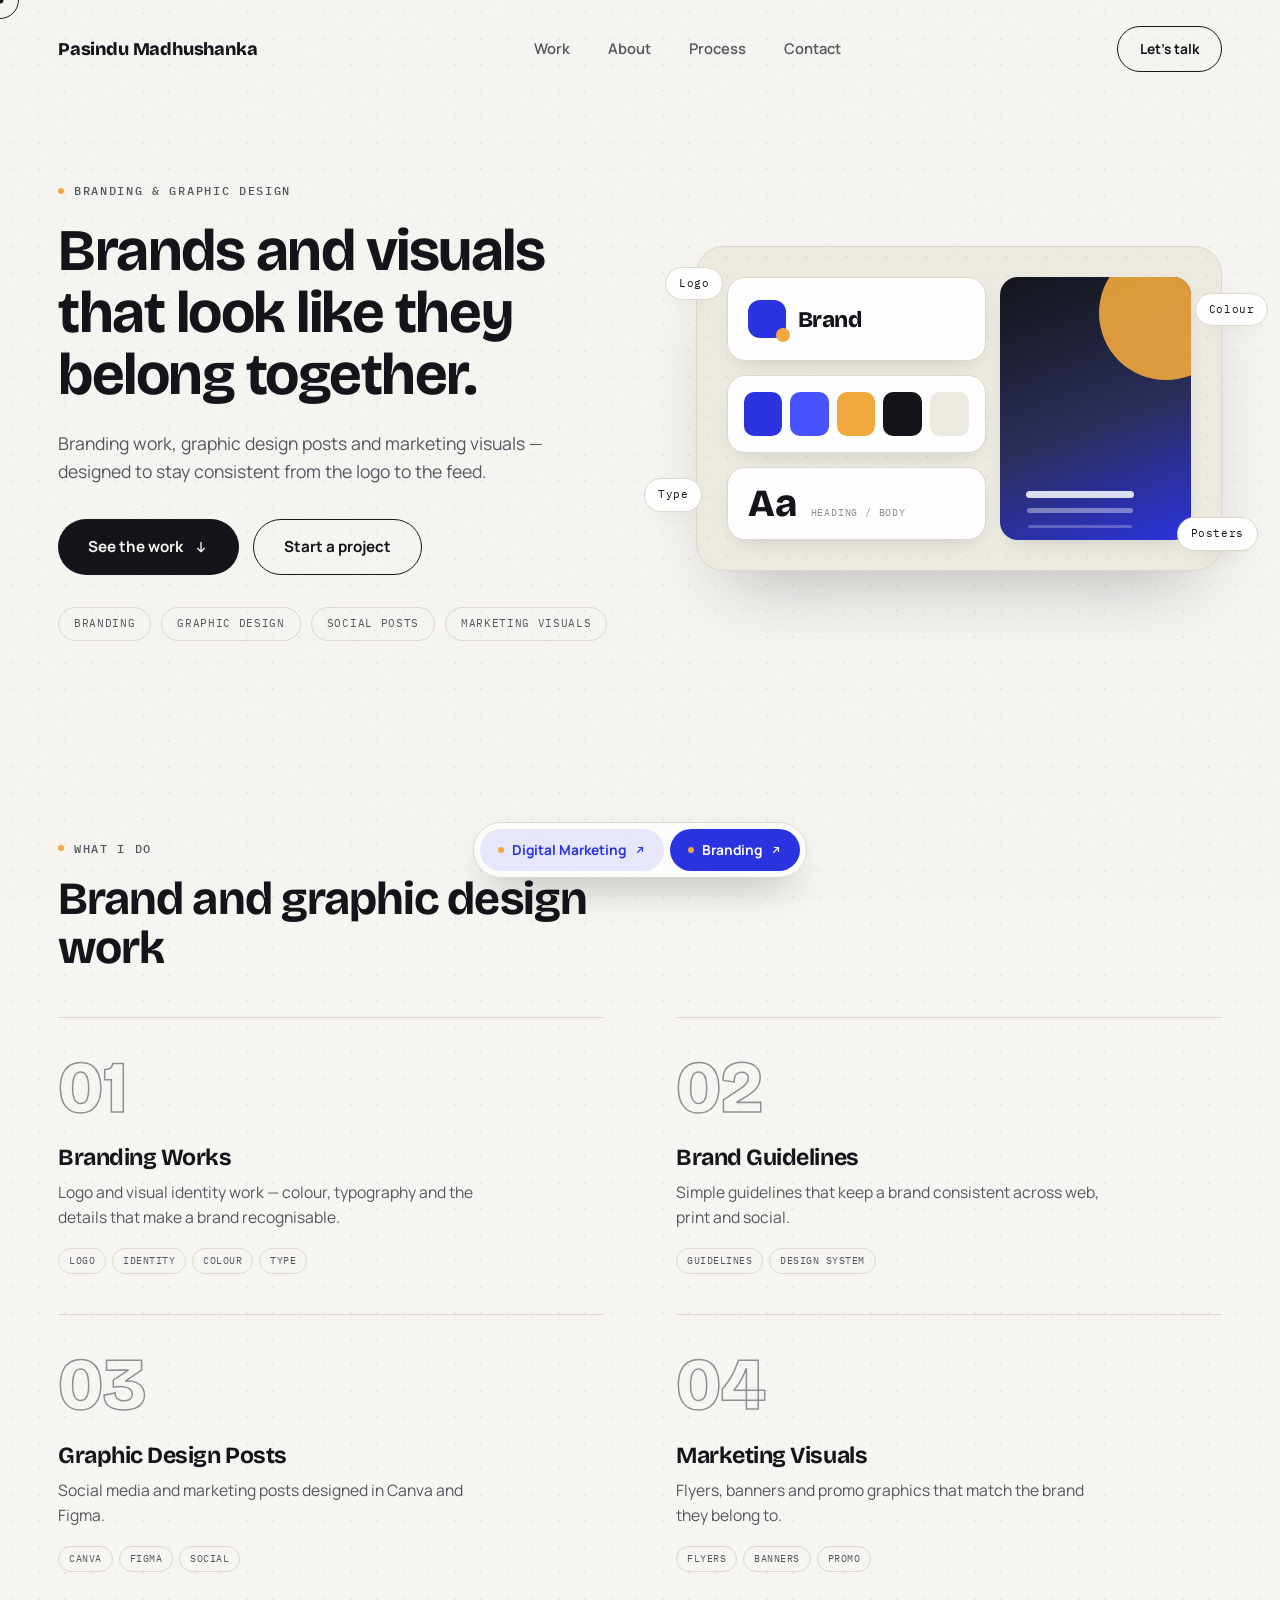
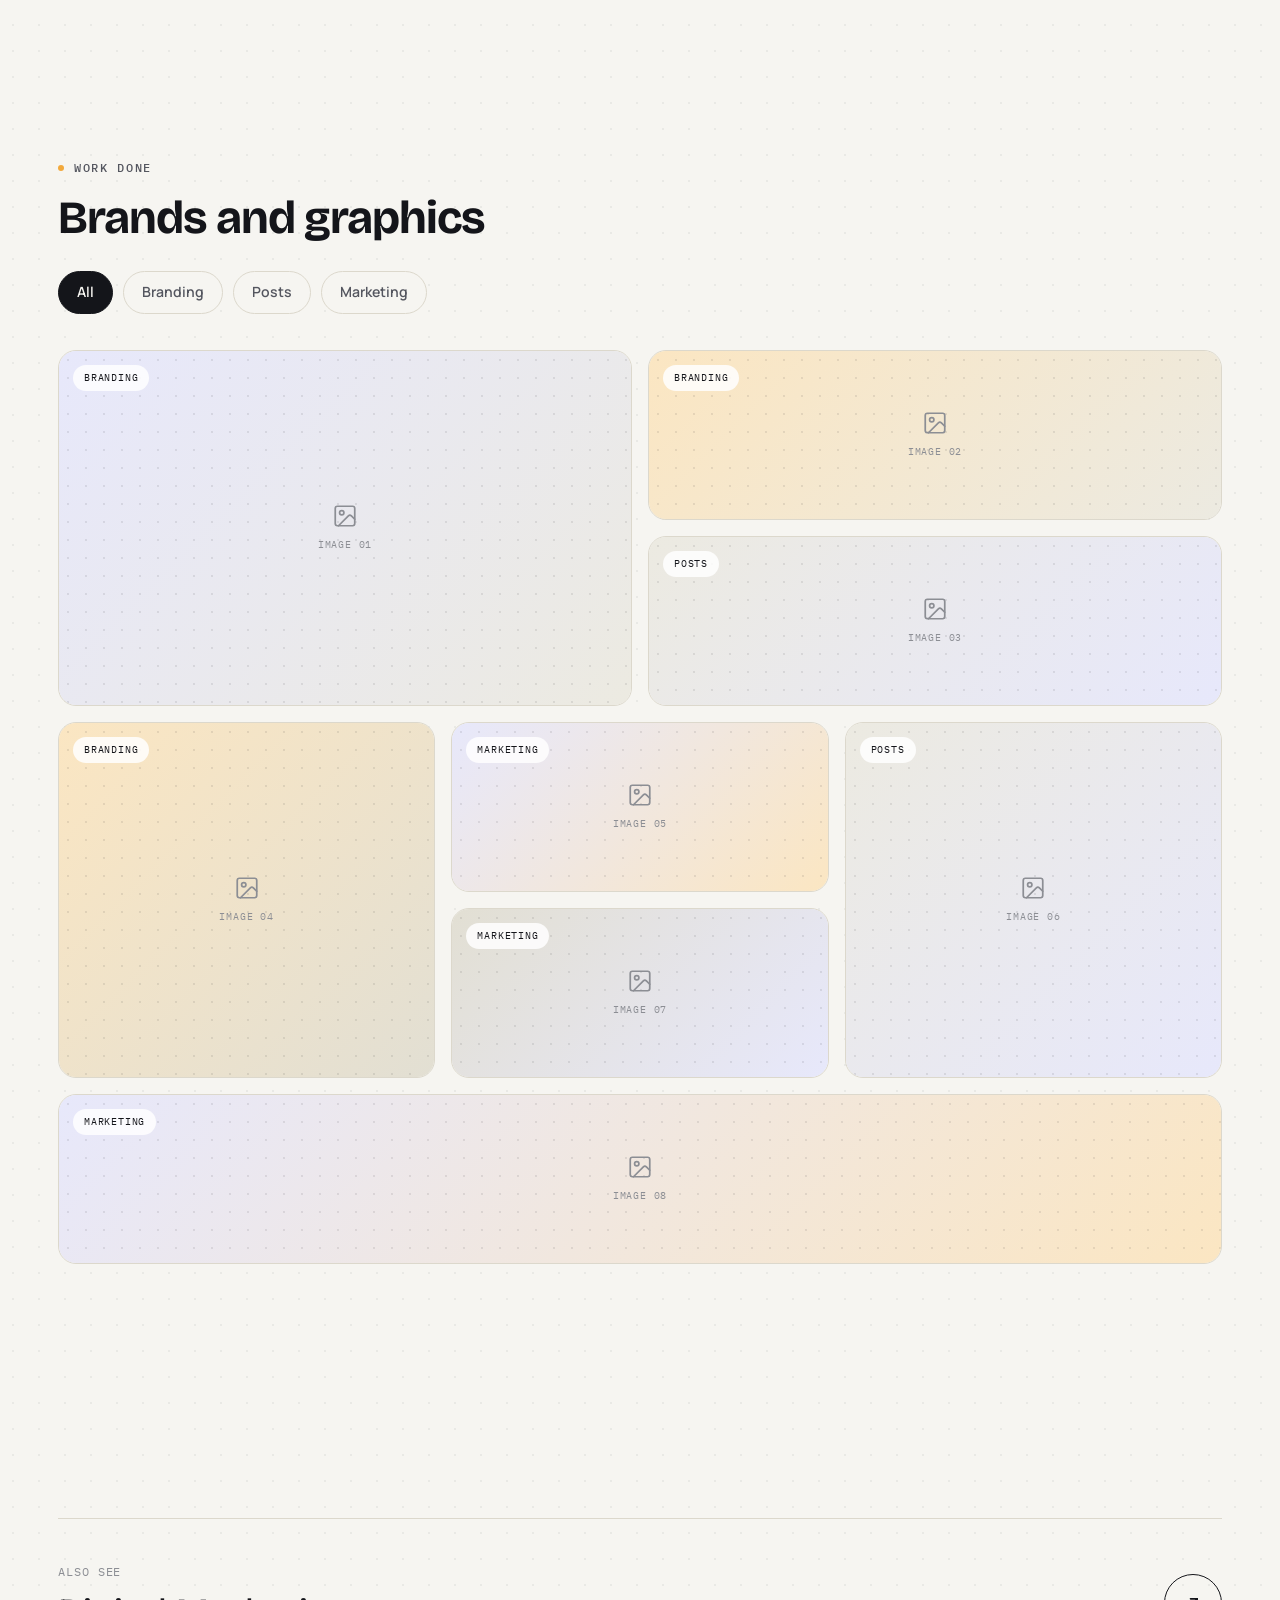
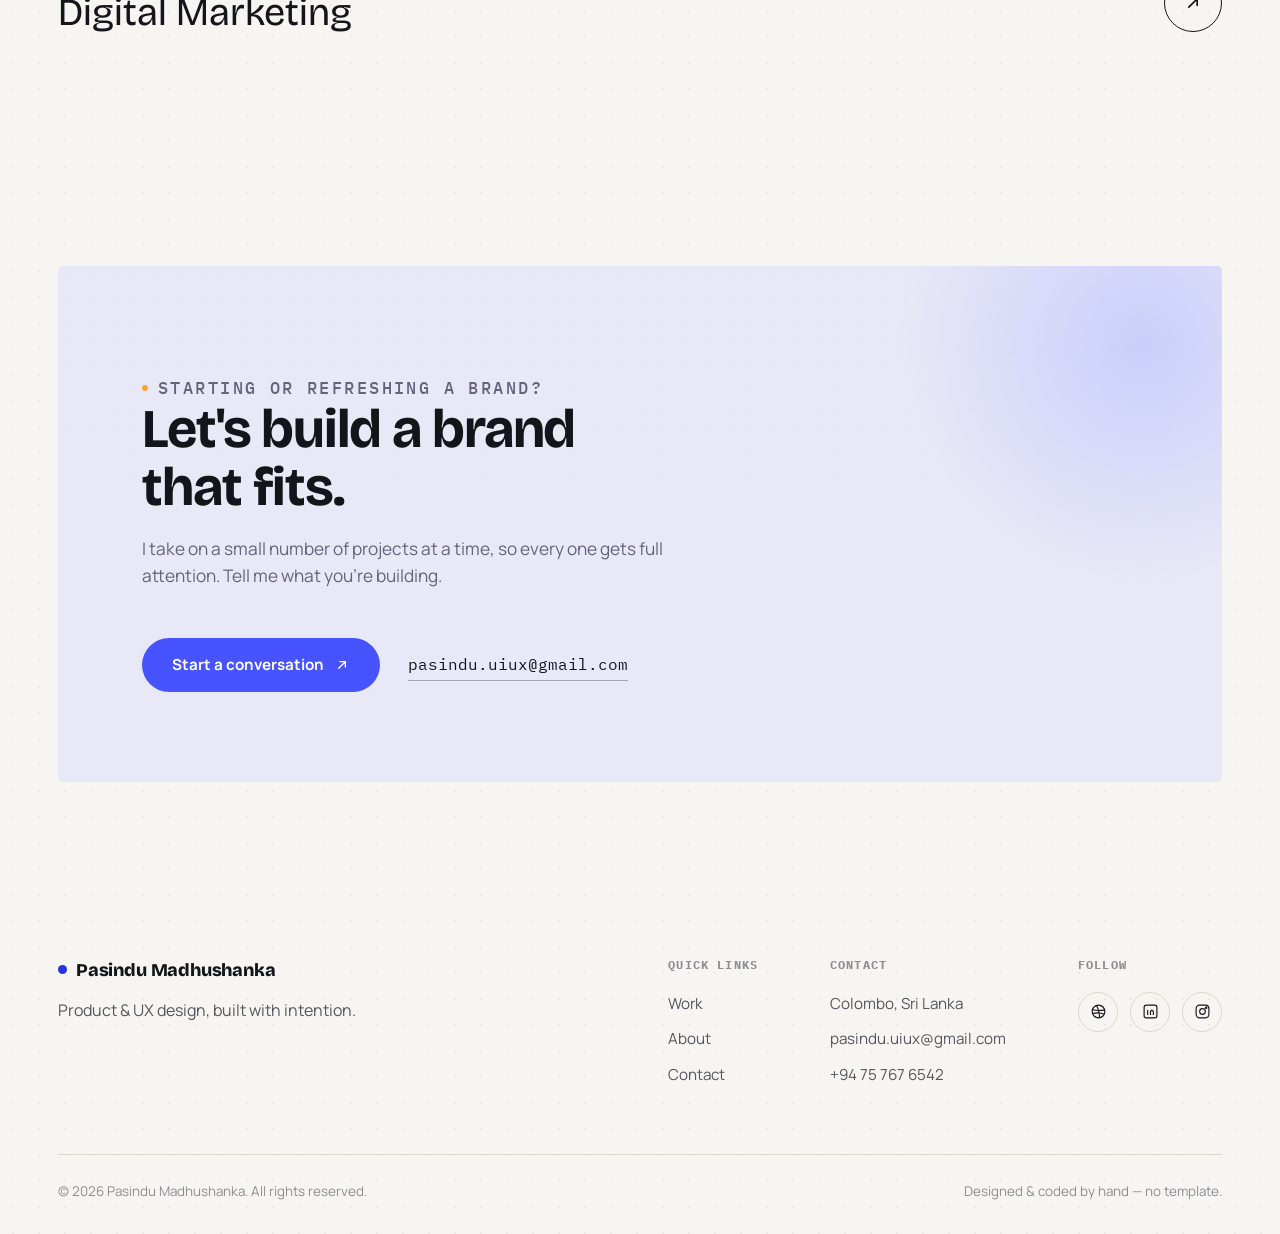
<file: branding.html>
<!doctype html>
<html lang="en">
<head>
<meta charset="utf-8">
<meta name="viewport" content="width=device-width, initial-scale=1">
<title>Branding & Graphic Design — Pasindu Madhushanka</title>
<meta name="description" content="Branding and graphic design by Pasindu Madhushanka: logo and identity work, brand guidelines, graphic design posts and marketing visuals.">
<link rel="preconnect" href="https://fonts.googleapis.com">
<link rel="preconnect" href="https://fonts.gstatic.com" crossorigin>
<link href="https://fonts.googleapis.com/css2?family=Bricolage+Grotesque:wght@400;500;600;700;800&family=Manrope:wght@400;500;600;700;800&family=IBM+Plex+Mono:wght@400;500&display=swap" rel="stylesheet">
<link rel="stylesheet" href="styles.css">
</head>
<body>

<a class="skip-link" href="#main">Skip to content</a>
<div class="page-veil" aria-hidden="true"></div>
<div class="scroll-progress" aria-hidden="true"></div>

<header class="site-header">
  <div class="container nav-inner">
    <a class="logo" href="index.html">Pasindu&nbsp;Madhushanka</a>
    <nav class="nav-links" aria-label="Primary">
      <a href="index.html#work">Work</a>
      <a href="index.html#about">About</a>
      <a href="index.html#process">Process</a>
      <a href="index.html#contact">Contact</a>
    </nav>
    <div class="nav-right">
      <a class="btn btn-outline btn-sm" href="index.html#contact" data-cursor="Talk">Let's talk</a>
      <button class="menu-toggle" aria-label="Open menu" aria-expanded="false">
        <span></span><span></span><span></span>
      </button>
    </div>
  </div>
</header>

<div class="mobile-menu" id="mobileMenu">
  <span class="mono-tag">Menu — 01 / 04</span>
  <a href="index.html#work">Work</a>
  <a href="index.html#about">About</a>
  <a href="index.html#process">Process</a>
  <a href="index.html#contact">Contact</a>
  <a class="btn btn-primary mobile-cta" href="index.html#contact">Start a project</a>
</div>

<main id="main">

  <!-- HERO -->
  <section class="sp-hero">
    <div class="container sp-hero-grid">
      <div class="sp-hero-copy">
        <p class="eyebrow" data-reveal><span class="dot"></span>Branding &amp; Graphic Design</p>
        <h1 data-reveal data-delay="80">Brands and visuals that look like they belong together.</h1>
        <p class="sp-sub" data-reveal data-delay="160">Branding work, graphic design posts and marketing visuals — designed to stay consistent from the logo to the feed.</p>
        <div class="sp-actions" data-reveal data-delay="240">
          <a class="btn btn-primary magnetic" href="#works">See the work <svg viewBox="0 0 24 24" fill="none" stroke="currentColor" stroke-width="2" stroke-linecap="round"><path d="M12 5v14m0 0-5-5m5 5 5-5"/></svg></a>
          <a class="btn btn-outline" href="mailto:pasindu.uiux@gmail.com">Start a project</a>
        </div>
        <div class="sp-chips" data-reveal data-delay="300">
          <span class="tag-pill">Branding</span><span class="tag-pill">Graphic Design</span><span class="tag-pill">Social Posts</span><span class="tag-pill">Marketing Visuals</span>
        </div>
      </div>

      <div class="sp-hero-visual" data-reveal data-delay="200">
        <div class="hero-canvas bb-canvas">
          <div class="bb">
            <div class="bb-logo"><span class="bb-mark"></span><span class="bb-word">Brand</span></div>
            <div class="bb-palette"><i style="background:#2A33E0"></i><i style="background:#4753FF"></i><i style="background:#F2A93C"></i><i style="background:#14151A"></i><i style="background:#ECEAE1"></i></div>
            <div class="bb-type"><span class="bb-aa">Aa</span><small>Heading / Body</small></div>
            <div class="bb-poster"></div>
          </div>
          <span class="spec-chip chip-1">Logo</span>
          <span class="spec-chip chip-2">Colour</span>
          <span class="spec-chip chip-3">Type</span>
          <span class="spec-chip chip-4">Posters</span>
        </div>
      </div>
    </div>
  </section>

  <!-- WHAT I DO -->
  <section class="section" id="services">
    <div class="container">
      <div class="sp-head" data-reveal>
        <p class="eyebrow"><span class="dot"></span>What I do</p>
        <h2 style="font-size:clamp(2rem,3.6vw,3.1rem); margin-top:16px;">Brand and graphic design work</h2>
      </div>
      <div class="bp-grid">
        <article class="bp-item" data-reveal>
          <span class="bp-num">01</span>
          <h3>Branding Works</h3>
          <p>Logo and visual identity work — colour, typography and the details that make a brand recognisable.</p>
          <div class="bp-tags"><span>Logo</span><span>Identity</span><span>Colour</span><span>Type</span></div>
        </article>
        <article class="bp-item" data-reveal>
          <span class="bp-num">02</span>
          <h3>Brand Guidelines</h3>
          <p>Simple guidelines that keep a brand consistent across web, print and social.</p>
          <div class="bp-tags"><span>Guidelines</span><span>Design system</span></div>
        </article>
        <article class="bp-item" data-reveal>
          <span class="bp-num">03</span>
          <h3>Graphic Design Posts</h3>
          <p>Social media and marketing posts designed in Canva and Figma.</p>
          <div class="bp-tags"><span>Canva</span><span>Figma</span><span>Social</span></div>
        </article>
        <article class="bp-item" data-reveal>
          <span class="bp-num">04</span>
          <h3>Marketing Visuals</h3>
          <p>Flyers, banners and promo graphics that match the brand they belong to.</p>
          <div class="bp-tags"><span>Flyers</span><span>Banners</span><span>Promo</span></div>
        </article>
      </div>
    </div>
  </section>

  <!-- WORK DONE -->
  <section class="section" id="works" style="padding-top:0;">
    <div class="container">
      <div class="sp-head" data-reveal>
        <p class="eyebrow"><span class="dot"></span>Work done</p>
        <h2 style="font-size:clamp(2rem,3.6vw,3.1rem); margin-top:16px;">Brands and graphics</h2>
      </div>
      <div class="sp-filter" data-filter-group="#brGrid" role="group" aria-label="Filter work by type" data-reveal>
        <button class="is-active" data-filter="all" aria-pressed="true">All</button>
        <button data-filter="branding" aria-pressed="false">Branding</button>
        <button data-filter="posts" aria-pressed="false">Posts</button>
        <button data-filter="marketing" aria-pressed="false">Marketing</button>
      </div>
      <!-- HOW TO ADD YOUR IMAGES: inside each .bw-media below, delete the <span class="wk-ph">…</span> placeholder
           and add:  <img src="your-image.jpg" alt="Describe the work">   (the placeholder hides itself automatically).
           Tile sizes: bw--lg (big), bw--wide, bw--sq (tall), bw--sm (small), bw--full (banner).
           Keep the tile order/sizes as they are — they are arranged so the grid fills with no gaps. -->
      <div class="bw-grid" id="brGrid">
        <figure class="bw bw--lg" data-cat="branding" data-reveal>
          <div class="bw-media" style="--ta:#E7E8FB; --tb:#ECEAE1;">
            <span class="wk-ph"><svg viewBox="0 0 24 24" fill="none" stroke="currentColor" stroke-width="1.6" stroke-linecap="round" stroke-linejoin="round" aria-hidden="true"><rect x="3" y="3" width="18" height="18" rx="2"/><circle cx="9" cy="9" r="2"/><path d="m21 15-3.1-3.1a2 2 0 0 0-2.8 0L6 21"/></svg><em>Image 01</em></span>
          </div>
          <span class="bw-tag">Branding</span>
          <figcaption class="bw-cap"><strong>Brand identity</strong></figcaption>
        </figure>
        <figure class="bw bw--wide" data-cat="branding" data-reveal>
          <div class="bw-media" style="--ta:#FBE6C2; --tb:#ECEAE1;">
            <span class="wk-ph"><svg viewBox="0 0 24 24" fill="none" stroke="currentColor" stroke-width="1.6" stroke-linecap="round" stroke-linejoin="round" aria-hidden="true"><rect x="3" y="3" width="18" height="18" rx="2"/><circle cx="9" cy="9" r="2"/><path d="m21 15-3.1-3.1a2 2 0 0 0-2.8 0L6 21"/></svg><em>Image 02</em></span>
          </div>
          <span class="bw-tag">Branding</span>
          <figcaption class="bw-cap"><strong>Logo set</strong></figcaption>
        </figure>
        <figure class="bw bw--wide" data-cat="posts" data-reveal>
          <div class="bw-media" style="--ta:#ECEAE1; --tb:#E7E8FB;">
            <span class="wk-ph"><svg viewBox="0 0 24 24" fill="none" stroke="currentColor" stroke-width="1.6" stroke-linecap="round" stroke-linejoin="round" aria-hidden="true"><rect x="3" y="3" width="18" height="18" rx="2"/><circle cx="9" cy="9" r="2"/><path d="m21 15-3.1-3.1a2 2 0 0 0-2.8 0L6 21"/></svg><em>Image 03</em></span>
          </div>
          <span class="bw-tag">Posts</span>
          <figcaption class="bw-cap"><strong>Post series</strong></figcaption>
        </figure>
        <figure class="bw bw--sq" data-cat="branding" data-reveal>
          <div class="bw-media" style="--ta:#FBE6C2; --tb:#E2DFD3;">
            <span class="wk-ph"><svg viewBox="0 0 24 24" fill="none" stroke="currentColor" stroke-width="1.6" stroke-linecap="round" stroke-linejoin="round" aria-hidden="true"><rect x="3" y="3" width="18" height="18" rx="2"/><circle cx="9" cy="9" r="2"/><path d="m21 15-3.1-3.1a2 2 0 0 0-2.8 0L6 21"/></svg><em>Image 04</em></span>
          </div>
          <span class="bw-tag">Branding</span>
          <figcaption class="bw-cap"><strong>Brand guidelines</strong></figcaption>
        </figure>
        <figure class="bw bw--sm" data-cat="marketing" data-reveal>
          <div class="bw-media" style="--ta:#E7E8FB; --tb:#FBE6C2;">
            <span class="wk-ph"><svg viewBox="0 0 24 24" fill="none" stroke="currentColor" stroke-width="1.6" stroke-linecap="round" stroke-linejoin="round" aria-hidden="true"><rect x="3" y="3" width="18" height="18" rx="2"/><circle cx="9" cy="9" r="2"/><path d="m21 15-3.1-3.1a2 2 0 0 0-2.8 0L6 21"/></svg><em>Image 05</em></span>
          </div>
          <span class="bw-tag">Marketing</span>
          <figcaption class="bw-cap"><strong>Poster</strong></figcaption>
        </figure>
        <figure class="bw bw--sq" data-cat="posts" data-reveal>
          <div class="bw-media" style="--ta:#ECEAE1; --tb:#E7E8FB;">
            <span class="wk-ph"><svg viewBox="0 0 24 24" fill="none" stroke="currentColor" stroke-width="1.6" stroke-linecap="round" stroke-linejoin="round" aria-hidden="true"><rect x="3" y="3" width="18" height="18" rx="2"/><circle cx="9" cy="9" r="2"/><path d="m21 15-3.1-3.1a2 2 0 0 0-2.8 0L6 21"/></svg><em>Image 06</em></span>
          </div>
          <span class="bw-tag">Posts</span>
          <figcaption class="bw-cap"><strong>Social post</strong></figcaption>
        </figure>
        <figure class="bw bw--sm" data-cat="marketing" data-reveal>
          <div class="bw-media" style="--ta:#E2DFD3; --tb:#E7E8FB;">
            <span class="wk-ph"><svg viewBox="0 0 24 24" fill="none" stroke="currentColor" stroke-width="1.6" stroke-linecap="round" stroke-linejoin="round" aria-hidden="true"><rect x="3" y="3" width="18" height="18" rx="2"/><circle cx="9" cy="9" r="2"/><path d="m21 15-3.1-3.1a2 2 0 0 0-2.8 0L6 21"/></svg><em>Image 07</em></span>
          </div>
          <span class="bw-tag">Marketing</span>
          <figcaption class="bw-cap"><strong>Flyer</strong></figcaption>
        </figure>
        <figure class="bw bw--full" data-cat="marketing" data-reveal>
          <div class="bw-media" style="--ta:#E7E8FB; --tb:#FBE6C2;">
            <span class="wk-ph"><svg viewBox="0 0 24 24" fill="none" stroke="currentColor" stroke-width="1.6" stroke-linecap="round" stroke-linejoin="round" aria-hidden="true"><rect x="3" y="3" width="18" height="18" rx="2"/><circle cx="9" cy="9" r="2"/><path d="m21 15-3.1-3.1a2 2 0 0 0-2.8 0L6 21"/></svg><em>Image 08</em></span>
          </div>
          <span class="bw-tag">Marketing</span>
          <figcaption class="bw-cap"><strong>Campaign graphics</strong></figcaption>
        </figure>
      </div>
    </div>
  </section>

  <section class="section section--tight">
    <div class="container">
      <a class="next-project" href="digital-marketing.html" data-reveal>
        <div>
          <span class="mono-tag label">Also see</span>
          <span class="title">Digital Marketing</span>
        </div>
        <span class="arrow"><svg viewBox="0 0 24 24" fill="none" stroke="currentColor" stroke-width="2" stroke-linecap="round"><path d="M7 17 17 7M9 7h8v8"/></svg></span>
      </a>
    </div>
  </section>

  <section class="section section--tight">
    <div class="container">
      <div class="cta-banner" data-reveal>
        <div class="cta-glow" aria-hidden="true"></div>
        <div class="inner">
          <p class="eyebrow" style="color:var(--on-dark-dim);"><span class="dot"></span>Starting or refreshing a brand?</p>
          <h2>Let's build a brand that fits.</h2>
          <p>I take on a small number of projects at a time, so every one gets full attention. Tell me what you're building.</p>
          <div class="cta-actions">
            <a class="btn btn-on-dark magnetic" href="mailto:pasindu.uiux@gmail.com" data-cursor="Email">
              Start a conversation
              <svg viewBox="0 0 24 24" fill="none" stroke="currentColor" stroke-width="2" stroke-linecap="round"><path d="M7 17 17 7M9 7h8v8"/></svg>
            </a>
            <a class="cta-email" href="mailto:pasindu.uiux@gmail.com">pasindu.uiux@gmail.com</a>
          </div>
        </div>
      </div>
    </div>
  </section>

</main>

<footer class="footer">
  <div class="container">
    <div class="footer-top">
      <div class="footer-brand">
        <a class="logo" href="index.html"><span class="dot"></span>Pasindu&nbsp;Madhushanka</a>
        <p>Product &amp; UX design, built with intention.</p>
      </div>
      <div class="footer-cols">
        <div class="footer-col">
          <h4>Quick links</h4>
          <a href="index.html#work">Work</a>
          <a href="index.html#about">About</a>
          <a href="index.html#contact">Contact</a>
        </div>
        <div class="footer-col">
          <h4>Contact</h4>
          <p>Colombo, Sri Lanka</p>
          <a href="mailto:pasindu.uiux@gmail.com">pasindu.uiux@gmail.com</a>
          <a href="tel:+94757676542">+94 75 767 6542</a>
        </div>
        <div class="footer-col">
          <h4>Follow</h4>
          <div class="social-row">
            <a href="https://dribbble.com/PasinduDM" aria-label="Dribbble" target="_blank" rel="noopener">
              <svg viewBox="0 0 24 24" fill="none" stroke="currentColor" stroke-width="1.6"><circle cx="12" cy="12" r="9"/><path d="M4 9.5c2.8 1 8 1.4 16 .5M3.5 15c5-1.4 11.5-1.6 17 1M9 3.5c2.6 4 4.2 9.5 4.5 17"/></svg>
            </a>
            <a href="https://www.linkedin.com/in/pasindu-uiux/" aria-label="LinkedIn" target="_blank" rel="noopener">
              <svg viewBox="0 0 24 24" fill="none" stroke="currentColor" stroke-width="1.6"><rect x="3" y="3" width="18" height="18" rx="3"/><path d="M8 10v7M8 7.5v.01M12 17v-4.5a2 2 0 0 1 4 0V17m0 0v-4.5"/></svg>
            </a>
            <a href="https://www.instagram.com/pasindu_uiux/" aria-label="Instagram" target="_blank" rel="noopener">
              <svg viewBox="0 0 24 24" fill="none" stroke="currentColor" stroke-width="1.6"><rect x="3" y="3" width="18" height="18" rx="5"/><circle cx="12" cy="12" r="4"/><circle cx="17.2" cy="6.8" r="1"/></svg>
            </a>
          </div>
        </div>
      </div>
    </div>
    <div class="footer-bottom">
      <span>© 2026 Pasindu Madhushanka. All rights reserved.</span>
      <span>Designed &amp; coded by hand — no template.</span>
    </div>
  </div>
</footer>
<!-- Floating services dock -->
<nav class="float-nav" aria-label="Services">
    <a class="float-cta" href="digital-marketing.html">Digital Marketing<svg viewBox="0 0 24 24" fill="none" stroke="currentColor" stroke-width="2.2" stroke-linecap="round" aria-hidden="true"><path d="M7 17 17 7M9 7h8v8"/></svg></a>
    <a class="float-cta is-active" href="branding.html" aria-current="page">Branding<svg viewBox="0 0 24 24" fill="none" stroke="currentColor" stroke-width="2.2" stroke-linecap="round" aria-hidden="true"><path d="M7 17 17 7M9 7h8v8"/></svg></a>
</nav>

<script src="script.js"></script>
</body>
</html>
</file>
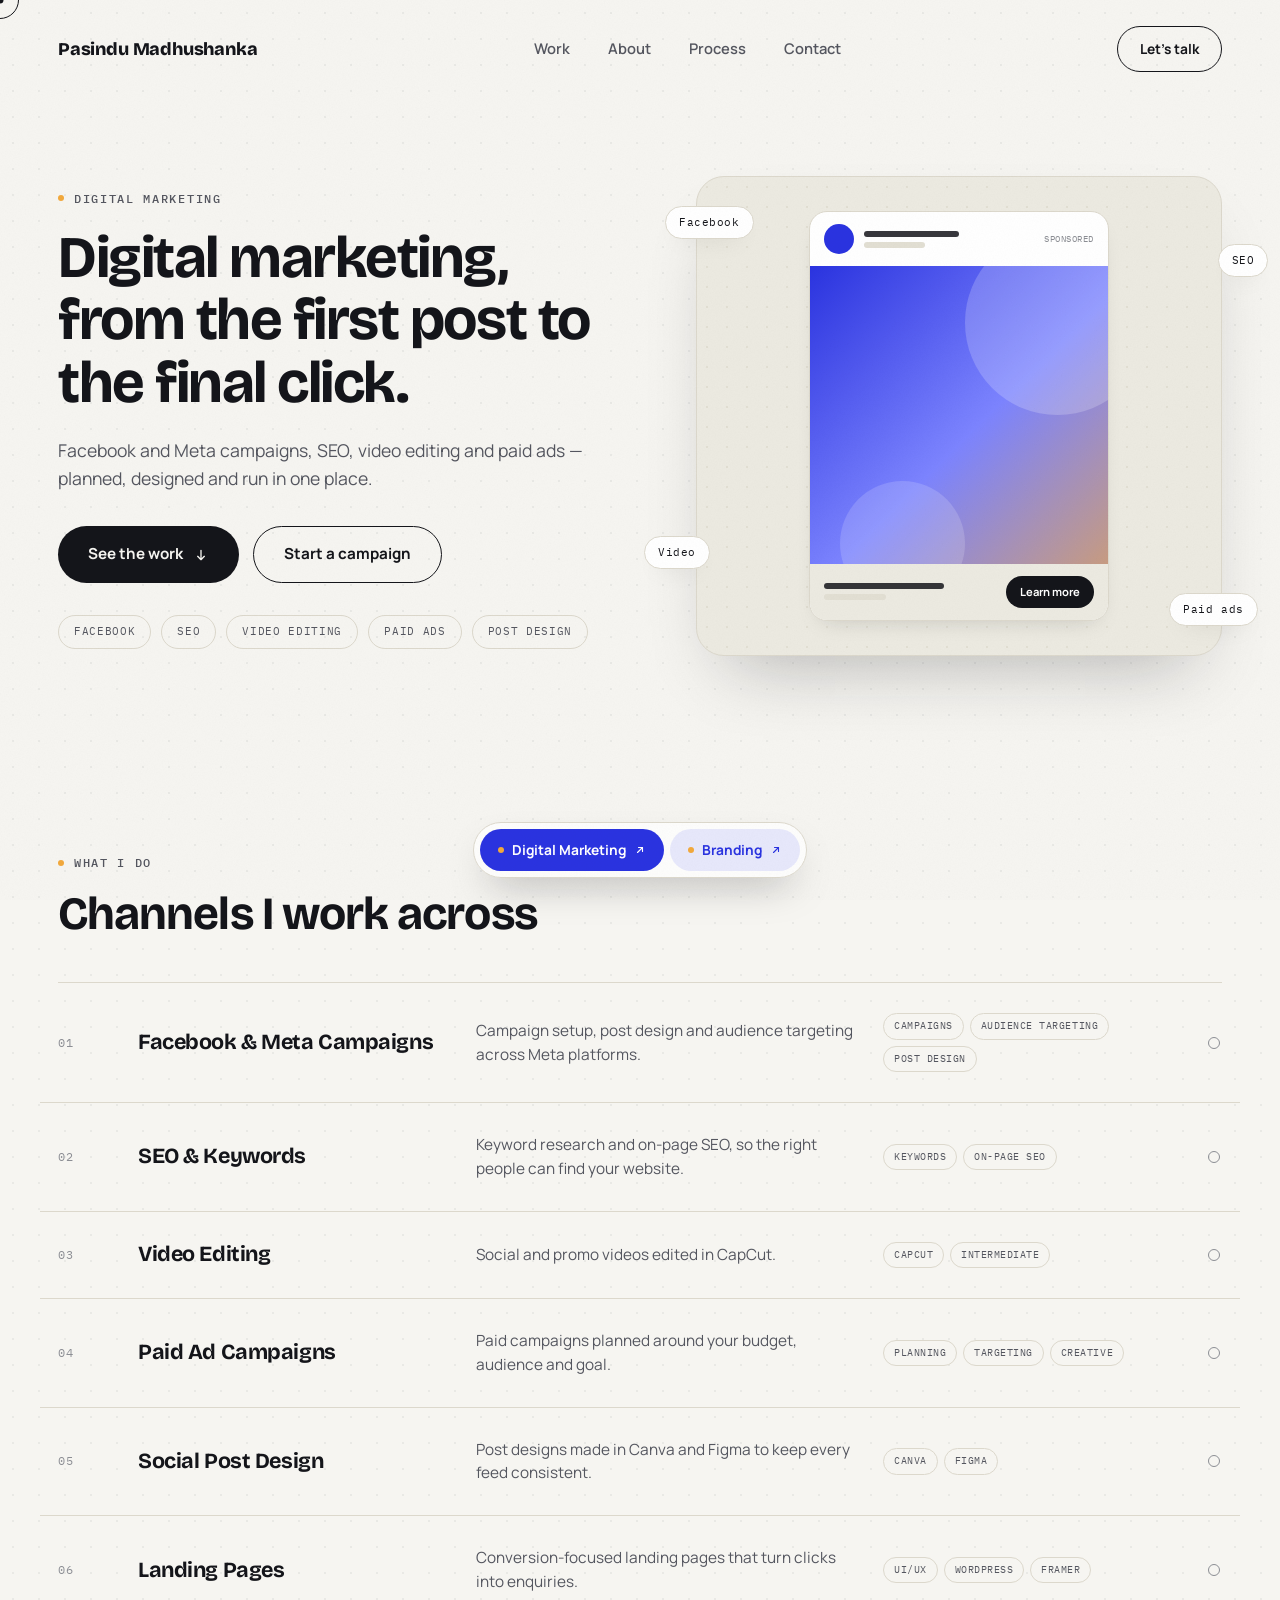
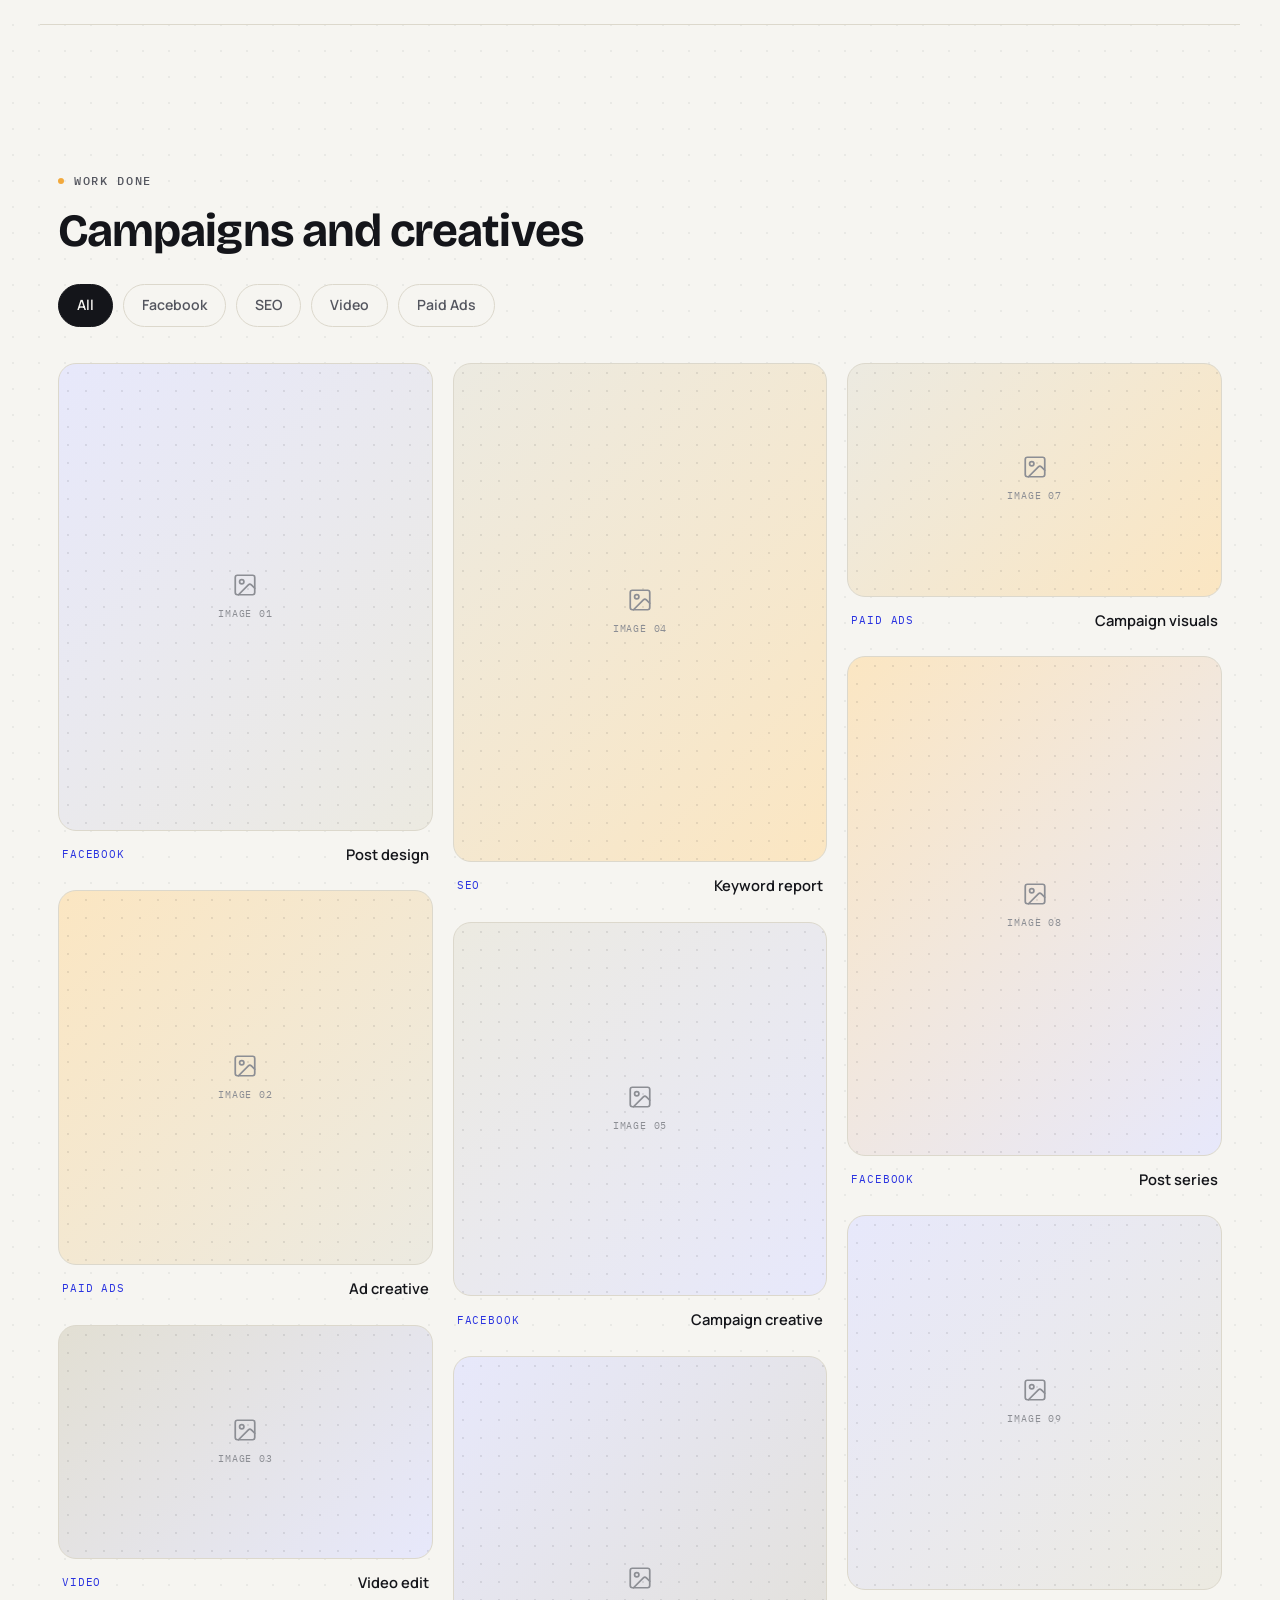
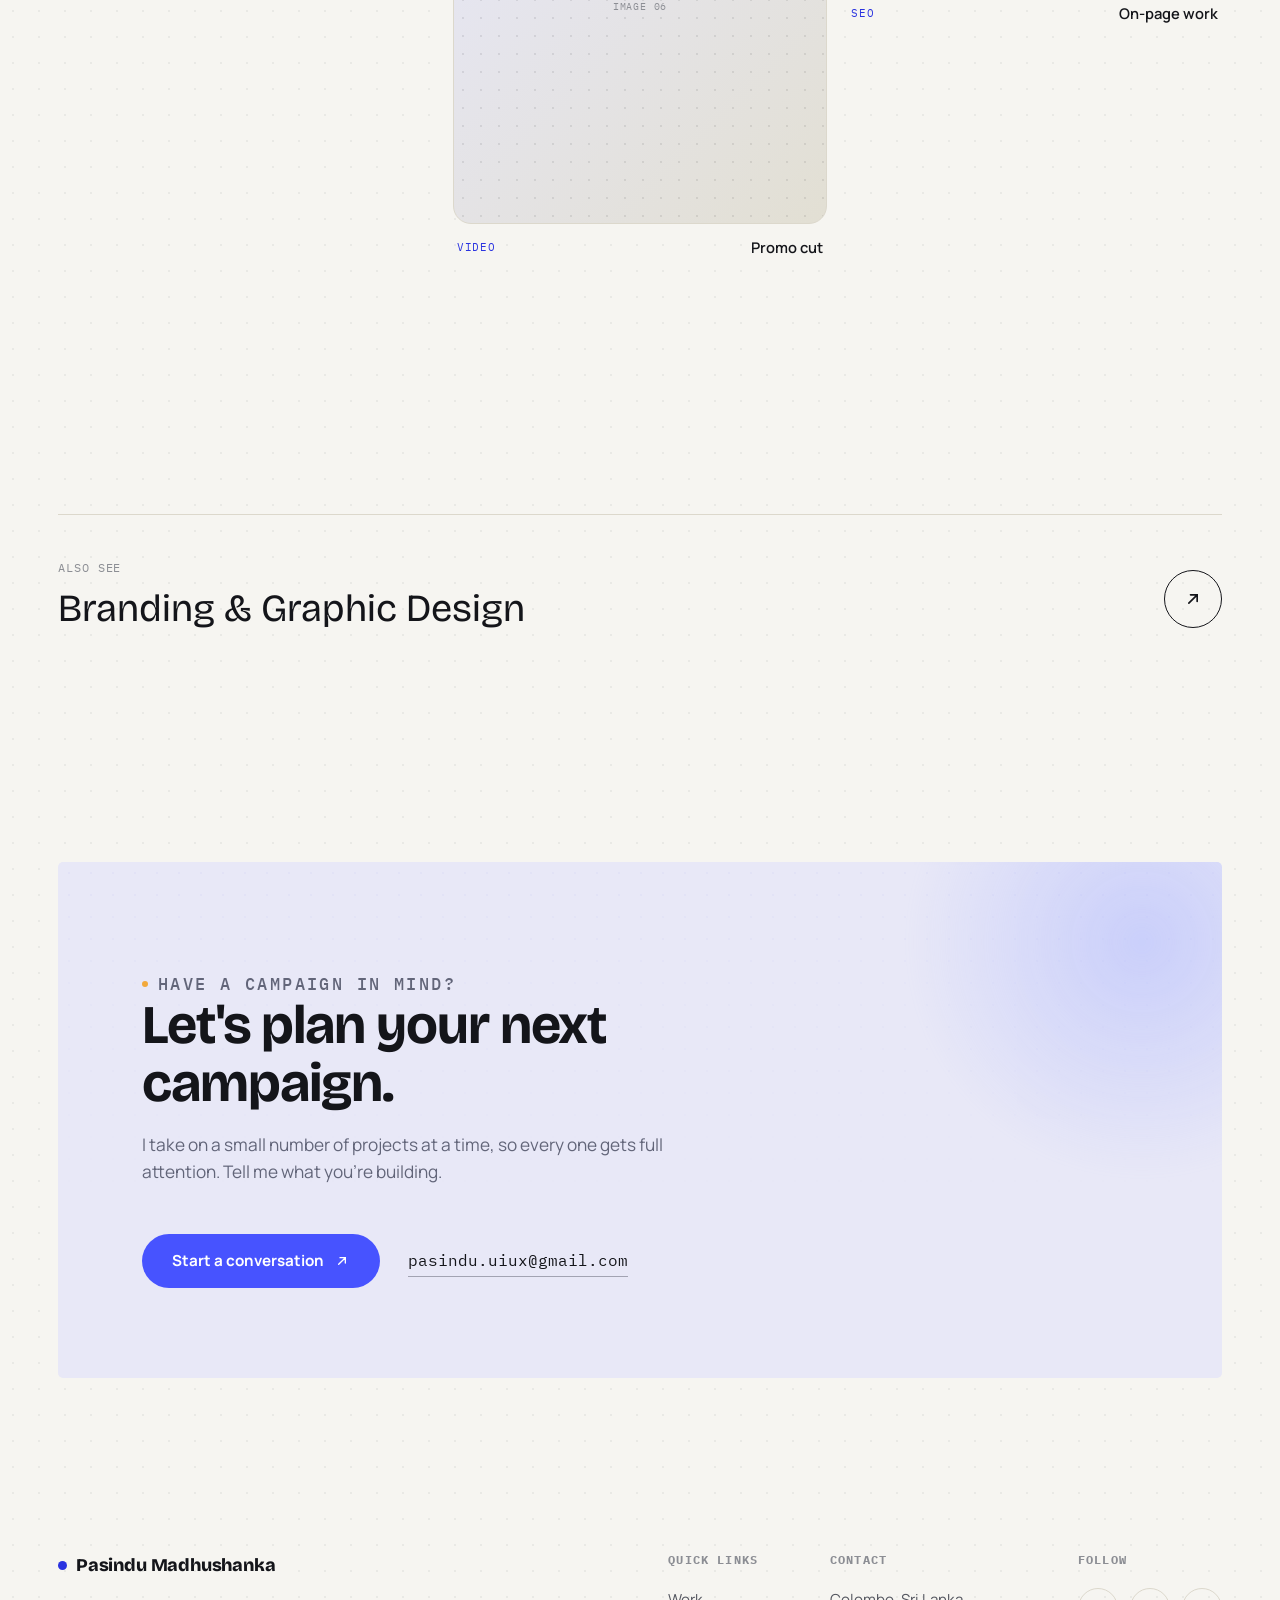
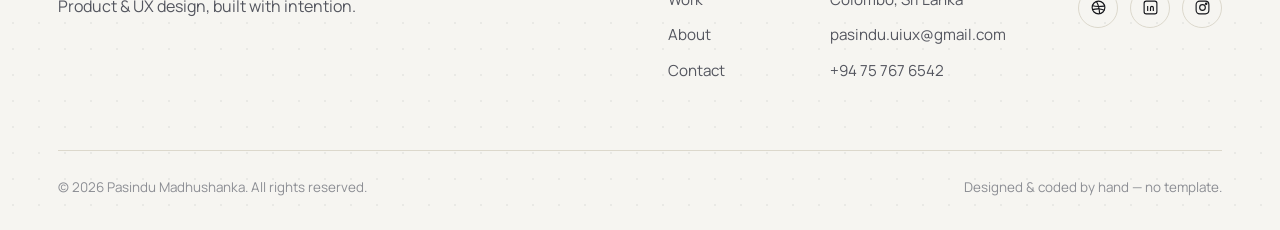
<file: digital-marketing.html>
<!doctype html>
<html lang="en">
<head>
<meta charset="utf-8">
<meta name="viewport" content="width=device-width, initial-scale=1">
<title>Digital Marketing — Pasindu Madhushanka</title>
<meta name="description" content="Digital marketing by Pasindu Madhushanka: Facebook and Meta campaigns, SEO, video editing, paid ad campaigns and social post design.">
<link rel="preconnect" href="https://fonts.googleapis.com">
<link rel="preconnect" href="https://fonts.gstatic.com" crossorigin>
<link href="https://fonts.googleapis.com/css2?family=Bricolage+Grotesque:wght@400;500;600;700;800&family=Manrope:wght@400;500;600;700;800&family=IBM+Plex+Mono:wght@400;500&display=swap" rel="stylesheet">
<link rel="stylesheet" href="styles.css">
</head>
<body>

<a class="skip-link" href="#main">Skip to content</a>
<div class="page-veil" aria-hidden="true"></div>
<div class="scroll-progress" aria-hidden="true"></div>

<header class="site-header">
  <div class="container nav-inner">
    <a class="logo" href="index.html">Pasindu&nbsp;Madhushanka</a>
    <nav class="nav-links" aria-label="Primary">
      <a href="index.html#work">Work</a>
      <a href="index.html#about">About</a>
      <a href="index.html#process">Process</a>
      <a href="index.html#contact">Contact</a>
    </nav>
    <div class="nav-right">
      <a class="btn btn-outline btn-sm" href="index.html#contact" data-cursor="Talk">Let's talk</a>
      <button class="menu-toggle" aria-label="Open menu" aria-expanded="false">
        <span></span><span></span><span></span>
      </button>
    </div>
  </div>
</header>

<div class="mobile-menu" id="mobileMenu">
  <span class="mono-tag">Menu — 01 / 04</span>
  <a href="index.html#work">Work</a>
  <a href="index.html#about">About</a>
  <a href="index.html#process">Process</a>
  <a href="index.html#contact">Contact</a>
  <a class="btn btn-primary mobile-cta" href="index.html#contact">Start a project</a>
</div>

<main id="main">

  <!-- HERO -->
  <section class="sp-hero">
    <div class="container sp-hero-grid">
      <div class="sp-hero-copy">
        <p class="eyebrow" data-reveal><span class="dot"></span>Digital Marketing</p>
        <h1 data-reveal data-delay="80">Digital marketing, from the first post to the final click.</h1>
        <p class="sp-sub" data-reveal data-delay="160">Facebook and Meta campaigns, SEO, video editing and paid ads — planned, designed and run in one place.</p>
        <div class="sp-actions" data-reveal data-delay="240">
          <a class="btn btn-primary magnetic" href="#works">See the work <svg viewBox="0 0 24 24" fill="none" stroke="currentColor" stroke-width="2" stroke-linecap="round"><path d="M12 5v14m0 0-5-5m5 5 5-5"/></svg></a>
          <a class="btn btn-outline" href="mailto:pasindu.uiux@gmail.com">Start a campaign</a>
        </div>
        <div class="sp-chips" data-reveal data-delay="300">
          <span class="tag-pill">Facebook</span><span class="tag-pill">SEO</span><span class="tag-pill">Video Editing</span><span class="tag-pill">Paid Ads</span><span class="tag-pill">Post Design</span>
        </div>
      </div>

      <div class="sp-hero-visual" data-reveal data-delay="200">
        <div class="hero-canvas ad-canvas">
          <div class="ad-card">
            <div class="ad-head"><span class="ad-avatar"></span><div class="ad-lines"><i></i><i></i></div><span class="ad-spons">Sponsored</span></div>
            <div class="ad-media"></div>
            <div class="ad-foot"><div class="ad-lines"><i></i><i></i></div><span class="ad-cta">Learn more</span></div>
          </div>
          <span class="spec-chip chip-1">Facebook</span>
          <span class="spec-chip chip-2">SEO</span>
          <span class="spec-chip chip-3">Video</span>
          <span class="spec-chip chip-4">Paid ads</span>
        </div>
      </div>
    </div>
  </section>

  <!-- SERVICES -->
  <section class="section" id="services">
    <div class="container">
      <div class="sp-head" data-reveal>
        <p class="eyebrow"><span class="dot"></span>What I do</p>
        <h2 style="font-size:clamp(2rem,3.6vw,3.1rem); margin-top:16px;">Channels I work across</h2>
      </div>
      <div class="sp-list">
        <div class="sp-row" data-reveal>
          <span class="sp-num">01</span>
          <h3 class="sp-name">Facebook &amp; Meta Campaigns</h3>
          <p class="sp-desc">Campaign setup, post design and audience targeting across Meta platforms.</p>
          <div class="sp-tags"><span>Campaigns</span><span>Audience targeting</span><span>Post design</span></div>
          <span class="sp-dot"></span>
        </div>
        <div class="sp-row" data-reveal>
          <span class="sp-num">02</span>
          <h3 class="sp-name">SEO &amp; Keywords</h3>
          <p class="sp-desc">Keyword research and on-page SEO, so the right people can find your website.</p>
          <div class="sp-tags"><span>Keywords</span><span>On-page SEO</span></div>
          <span class="sp-dot"></span>
        </div>
        <div class="sp-row" data-reveal>
          <span class="sp-num">03</span>
          <h3 class="sp-name">Video Editing</h3>
          <p class="sp-desc">Social and promo videos edited in CapCut.</p>
          <div class="sp-tags"><span>CapCut</span><span>Intermediate</span></div>
          <span class="sp-dot"></span>
        </div>
        <div class="sp-row" data-reveal>
          <span class="sp-num">04</span>
          <h3 class="sp-name">Paid Ad Campaigns</h3>
          <p class="sp-desc">Paid campaigns planned around your budget, audience and goal.</p>
          <div class="sp-tags"><span>Planning</span><span>Targeting</span><span>Creative</span></div>
          <span class="sp-dot"></span>
        </div>
        <div class="sp-row" data-reveal>
          <span class="sp-num">05</span>
          <h3 class="sp-name">Social Post Design</h3>
          <p class="sp-desc">Post designs made in Canva and Figma to keep every feed consistent.</p>
          <div class="sp-tags"><span>Canva</span><span>Figma</span></div>
          <span class="sp-dot"></span>
        </div>
        <div class="sp-row" data-reveal>
          <span class="sp-num">06</span>
          <h3 class="sp-name">Landing Pages</h3>
          <p class="sp-desc">Conversion-focused landing pages that turn clicks into enquiries.</p>
          <div class="sp-tags"><span>UI/UX</span><span>WordPress</span><span>Framer</span></div>
          <span class="sp-dot"></span>
        </div>
      </div>
    </div>
  </section>

  <!-- WORK DONE -->
  <section class="section" id="works" style="padding-top:0;">
    <div class="container">
      <div class="sp-head" data-reveal>
        <p class="eyebrow"><span class="dot"></span>Work done</p>
        <h2 style="font-size:clamp(2rem,3.6vw,3.1rem); margin-top:16px;">Campaigns and creatives</h2>
      </div>
      <div class="sp-filter" data-filter-group="#dmGrid" role="group" aria-label="Filter work by channel" data-reveal>
        <button class="is-active" data-filter="all" aria-pressed="true">All</button>
        <button data-filter="facebook" aria-pressed="false">Facebook</button>
        <button data-filter="seo" aria-pressed="false">SEO</button>
        <button data-filter="video" aria-pressed="false">Video</button>
        <button data-filter="ads" aria-pressed="false">Paid Ads</button>
      </div>
      <!-- HOW TO ADD YOUR IMAGES: inside each .wk-media below, delete the <span class="wk-ph">…</span> placeholder
           and add:  <img src="your-image.jpg" alt="Describe the work">   (the placeholder hides itself automatically). -->
      <div class="sp-masonry" id="dmGrid">
        <figure class="wk" data-cat="facebook" data-reveal>
          <div class="wk-media" style="--ar:4/5; --ta:#E7E8FB; --tb:#ECEAE1;">
            <span class="wk-ph"><svg viewBox="0 0 24 24" fill="none" stroke="currentColor" stroke-width="1.6" stroke-linecap="round" stroke-linejoin="round" aria-hidden="true"><rect x="3" y="3" width="18" height="18" rx="2"/><circle cx="9" cy="9" r="2"/><path d="m21 15-3.1-3.1a2 2 0 0 0-2.8 0L6 21"/></svg><em>Image 01</em></span>
          </div>
          <figcaption><span class="wk-cat">Facebook</span><span class="wk-name">Post design</span></figcaption>
        </figure>
        <figure class="wk" data-cat="ads" data-reveal>
          <div class="wk-media" style="--ar:1/1; --ta:#FBE6C2; --tb:#ECEAE1;">
            <span class="wk-ph"><svg viewBox="0 0 24 24" fill="none" stroke="currentColor" stroke-width="1.6" stroke-linecap="round" stroke-linejoin="round" aria-hidden="true"><rect x="3" y="3" width="18" height="18" rx="2"/><circle cx="9" cy="9" r="2"/><path d="m21 15-3.1-3.1a2 2 0 0 0-2.8 0L6 21"/></svg><em>Image 02</em></span>
          </div>
          <figcaption><span class="wk-cat">Paid Ads</span><span class="wk-name">Ad creative</span></figcaption>
        </figure>
        <figure class="wk" data-cat="video" data-reveal>
          <div class="wk-media" style="--ar:16/10; --ta:#E2DFD3; --tb:#E7E8FB;">
            <span class="wk-ph"><svg viewBox="0 0 24 24" fill="none" stroke="currentColor" stroke-width="1.6" stroke-linecap="round" stroke-linejoin="round" aria-hidden="true"><rect x="3" y="3" width="18" height="18" rx="2"/><circle cx="9" cy="9" r="2"/><path d="m21 15-3.1-3.1a2 2 0 0 0-2.8 0L6 21"/></svg><em>Image 03</em></span>
          </div>
          <figcaption><span class="wk-cat">Video</span><span class="wk-name">Video edit</span></figcaption>
        </figure>
        <figure class="wk" data-cat="seo" data-reveal>
          <div class="wk-media" style="--ar:3/4; --ta:#ECEAE1; --tb:#FBE6C2;">
            <span class="wk-ph"><svg viewBox="0 0 24 24" fill="none" stroke="currentColor" stroke-width="1.6" stroke-linecap="round" stroke-linejoin="round" aria-hidden="true"><rect x="3" y="3" width="18" height="18" rx="2"/><circle cx="9" cy="9" r="2"/><path d="m21 15-3.1-3.1a2 2 0 0 0-2.8 0L6 21"/></svg><em>Image 04</em></span>
          </div>
          <figcaption><span class="wk-cat">SEO</span><span class="wk-name">Keyword report</span></figcaption>
        </figure>
        <figure class="wk" data-cat="facebook" data-reveal>
          <div class="wk-media" style="--ar:1/1; --ta:#ECEAE1; --tb:#E7E8FB;">
            <span class="wk-ph"><svg viewBox="0 0 24 24" fill="none" stroke="currentColor" stroke-width="1.6" stroke-linecap="round" stroke-linejoin="round" aria-hidden="true"><rect x="3" y="3" width="18" height="18" rx="2"/><circle cx="9" cy="9" r="2"/><path d="m21 15-3.1-3.1a2 2 0 0 0-2.8 0L6 21"/></svg><em>Image 05</em></span>
          </div>
          <figcaption><span class="wk-cat">Facebook</span><span class="wk-name">Campaign creative</span></figcaption>
        </figure>
        <figure class="wk" data-cat="video" data-reveal>
          <div class="wk-media" style="--ar:4/5; --ta:#E7E8FB; --tb:#E2DFD3;">
            <span class="wk-ph"><svg viewBox="0 0 24 24" fill="none" stroke="currentColor" stroke-width="1.6" stroke-linecap="round" stroke-linejoin="round" aria-hidden="true"><rect x="3" y="3" width="18" height="18" rx="2"/><circle cx="9" cy="9" r="2"/><path d="m21 15-3.1-3.1a2 2 0 0 0-2.8 0L6 21"/></svg><em>Image 06</em></span>
          </div>
          <figcaption><span class="wk-cat">Video</span><span class="wk-name">Promo cut</span></figcaption>
        </figure>
        <figure class="wk" data-cat="ads" data-reveal>
          <div class="wk-media" style="--ar:16/10; --ta:#ECEAE1; --tb:#FBE6C2;">
            <span class="wk-ph"><svg viewBox="0 0 24 24" fill="none" stroke="currentColor" stroke-width="1.6" stroke-linecap="round" stroke-linejoin="round" aria-hidden="true"><rect x="3" y="3" width="18" height="18" rx="2"/><circle cx="9" cy="9" r="2"/><path d="m21 15-3.1-3.1a2 2 0 0 0-2.8 0L6 21"/></svg><em>Image 07</em></span>
          </div>
          <figcaption><span class="wk-cat">Paid Ads</span><span class="wk-name">Campaign visuals</span></figcaption>
        </figure>
        <figure class="wk" data-cat="facebook" data-reveal>
          <div class="wk-media" style="--ar:3/4; --ta:#FBE6C2; --tb:#E7E8FB;">
            <span class="wk-ph"><svg viewBox="0 0 24 24" fill="none" stroke="currentColor" stroke-width="1.6" stroke-linecap="round" stroke-linejoin="round" aria-hidden="true"><rect x="3" y="3" width="18" height="18" rx="2"/><circle cx="9" cy="9" r="2"/><path d="m21 15-3.1-3.1a2 2 0 0 0-2.8 0L6 21"/></svg><em>Image 08</em></span>
          </div>
          <figcaption><span class="wk-cat">Facebook</span><span class="wk-name">Post series</span></figcaption>
        </figure>
        <figure class="wk" data-cat="seo" data-reveal>
          <div class="wk-media" style="--ar:1/1; --ta:#E7E8FB; --tb:#ECEAE1;">
            <span class="wk-ph"><svg viewBox="0 0 24 24" fill="none" stroke="currentColor" stroke-width="1.6" stroke-linecap="round" stroke-linejoin="round" aria-hidden="true"><rect x="3" y="3" width="18" height="18" rx="2"/><circle cx="9" cy="9" r="2"/><path d="m21 15-3.1-3.1a2 2 0 0 0-2.8 0L6 21"/></svg><em>Image 09</em></span>
          </div>
          <figcaption><span class="wk-cat">SEO</span><span class="wk-name">On-page work</span></figcaption>
        </figure>
      </div>
    </div>
  </section>

  <section class="section section--tight">
    <div class="container">
      <a class="next-project" href="branding.html" data-reveal>
        <div>
          <span class="mono-tag label">Also see</span>
          <span class="title">Branding &amp; Graphic Design</span>
        </div>
        <span class="arrow"><svg viewBox="0 0 24 24" fill="none" stroke="currentColor" stroke-width="2" stroke-linecap="round"><path d="M7 17 17 7M9 7h8v8"/></svg></span>
      </a>
    </div>
  </section>

  <section class="section section--tight">
    <div class="container">
      <div class="cta-banner" data-reveal>
        <div class="cta-glow" aria-hidden="true"></div>
        <div class="inner">
          <p class="eyebrow" style="color:var(--on-dark-dim);"><span class="dot"></span>Have a campaign in mind?</p>
          <h2>Let's plan your next campaign.</h2>
          <p>I take on a small number of projects at a time, so every one gets full attention. Tell me what you're building.</p>
          <div class="cta-actions">
            <a class="btn btn-on-dark magnetic" href="mailto:pasindu.uiux@gmail.com" data-cursor="Email">
              Start a conversation
              <svg viewBox="0 0 24 24" fill="none" stroke="currentColor" stroke-width="2" stroke-linecap="round"><path d="M7 17 17 7M9 7h8v8"/></svg>
            </a>
            <a class="cta-email" href="mailto:pasindu.uiux@gmail.com">pasindu.uiux@gmail.com</a>
          </div>
        </div>
      </div>
    </div>
  </section>

</main>

<footer class="footer">
  <div class="container">
    <div class="footer-top">
      <div class="footer-brand">
        <a class="logo" href="index.html"><span class="dot"></span>Pasindu&nbsp;Madhushanka</a>
        <p>Product &amp; UX design, built with intention.</p>
      </div>
      <div class="footer-cols">
        <div class="footer-col">
          <h4>Quick links</h4>
          <a href="index.html#work">Work</a>
          <a href="index.html#about">About</a>
          <a href="index.html#contact">Contact</a>
        </div>
        <div class="footer-col">
          <h4>Contact</h4>
          <p>Colombo, Sri Lanka</p>
          <a href="mailto:pasindu.uiux@gmail.com">pasindu.uiux@gmail.com</a>
          <a href="tel:+94757676542">+94 75 767 6542</a>
        </div>
        <div class="footer-col">
          <h4>Follow</h4>
          <div class="social-row">
            <a href="https://dribbble.com/PasinduDM" aria-label="Dribbble" target="_blank" rel="noopener">
              <svg viewBox="0 0 24 24" fill="none" stroke="currentColor" stroke-width="1.6"><circle cx="12" cy="12" r="9"/><path d="M4 9.5c2.8 1 8 1.4 16 .5M3.5 15c5-1.4 11.5-1.6 17 1M9 3.5c2.6 4 4.2 9.5 4.5 17"/></svg>
            </a>
            <a href="https://www.linkedin.com/in/pasindu-uiux/" aria-label="LinkedIn" target="_blank" rel="noopener">
              <svg viewBox="0 0 24 24" fill="none" stroke="currentColor" stroke-width="1.6"><rect x="3" y="3" width="18" height="18" rx="3"/><path d="M8 10v7M8 7.5v.01M12 17v-4.5a2 2 0 0 1 4 0V17m0 0v-4.5"/></svg>
            </a>
            <a href="https://www.instagram.com/pasindu_uiux/" aria-label="Instagram" target="_blank" rel="noopener">
              <svg viewBox="0 0 24 24" fill="none" stroke="currentColor" stroke-width="1.6"><rect x="3" y="3" width="18" height="18" rx="5"/><circle cx="12" cy="12" r="4"/><circle cx="17.2" cy="6.8" r="1"/></svg>
            </a>
          </div>
        </div>
      </div>
    </div>
    <div class="footer-bottom">
      <span>© 2026 Pasindu Madhushanka. All rights reserved.</span>
      <span>Designed &amp; coded by hand — no template.</span>
    </div>
  </div>
</footer>
<!-- Floating services dock -->
<nav class="float-nav" aria-label="Services">
    <a class="float-cta is-active" href="digital-marketing.html" aria-current="page">Digital Marketing<svg viewBox="0 0 24 24" fill="none" stroke="currentColor" stroke-width="2.2" stroke-linecap="round" aria-hidden="true"><path d="M7 17 17 7M9 7h8v8"/></svg></a>
    <a class="float-cta" href="branding.html">Branding<svg viewBox="0 0 24 24" fill="none" stroke="currentColor" stroke-width="2.2" stroke-linecap="round" aria-hidden="true"><path d="M7 17 17 7M9 7h8v8"/></svg></a>
</nav>

<script src="script.js"></script>
</body>
</html>
</file>
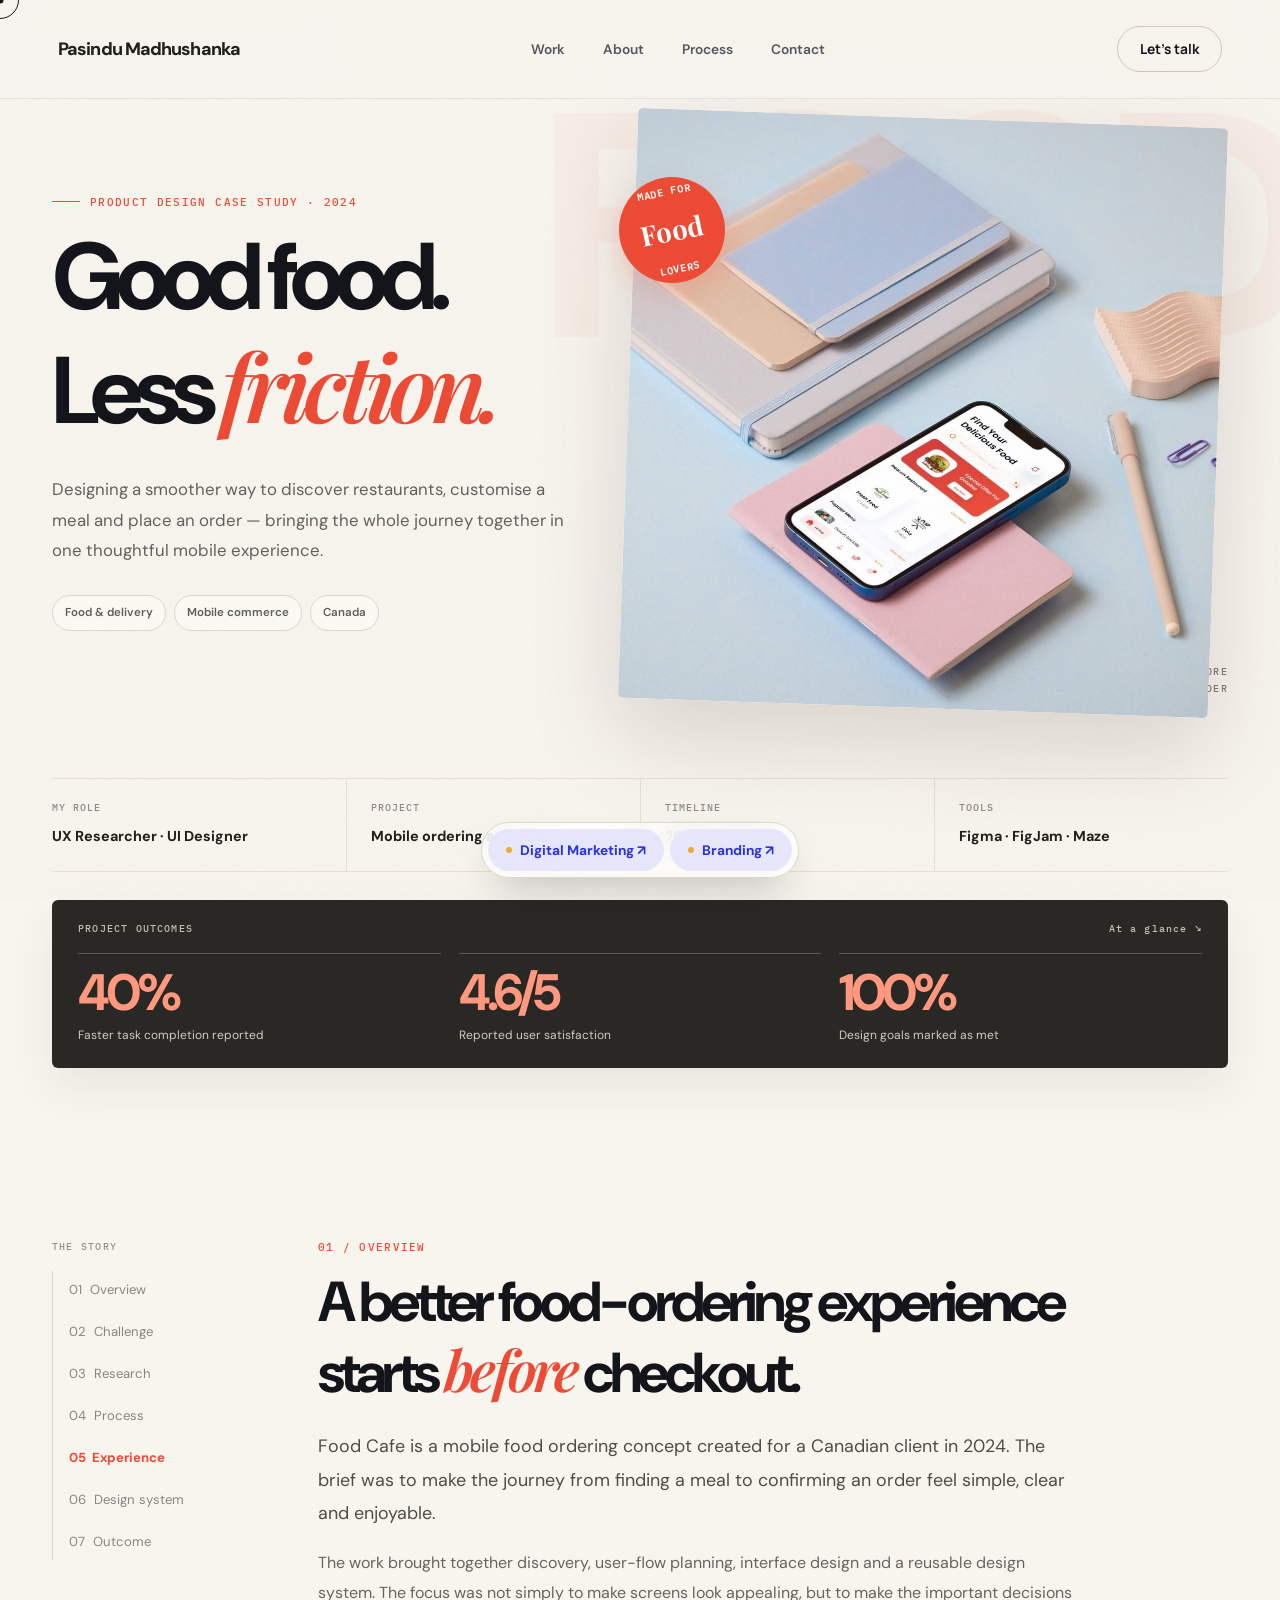
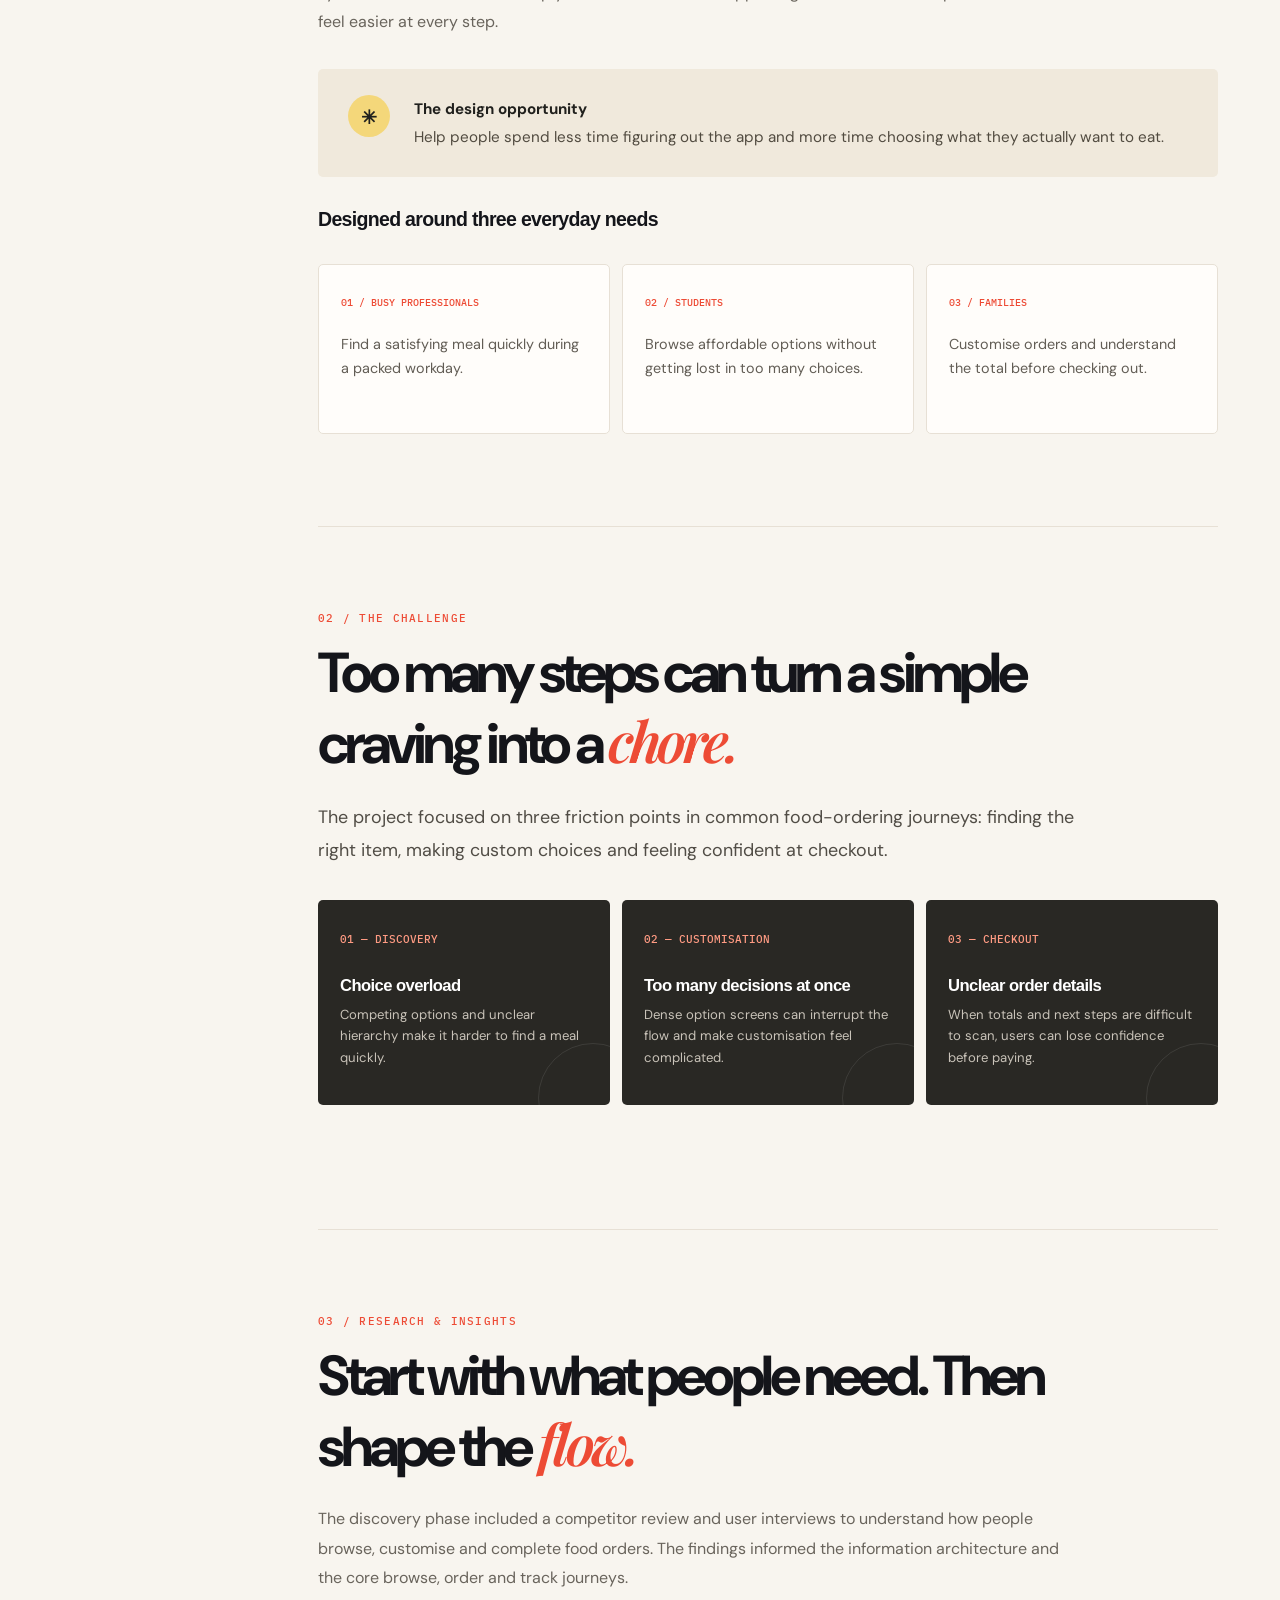
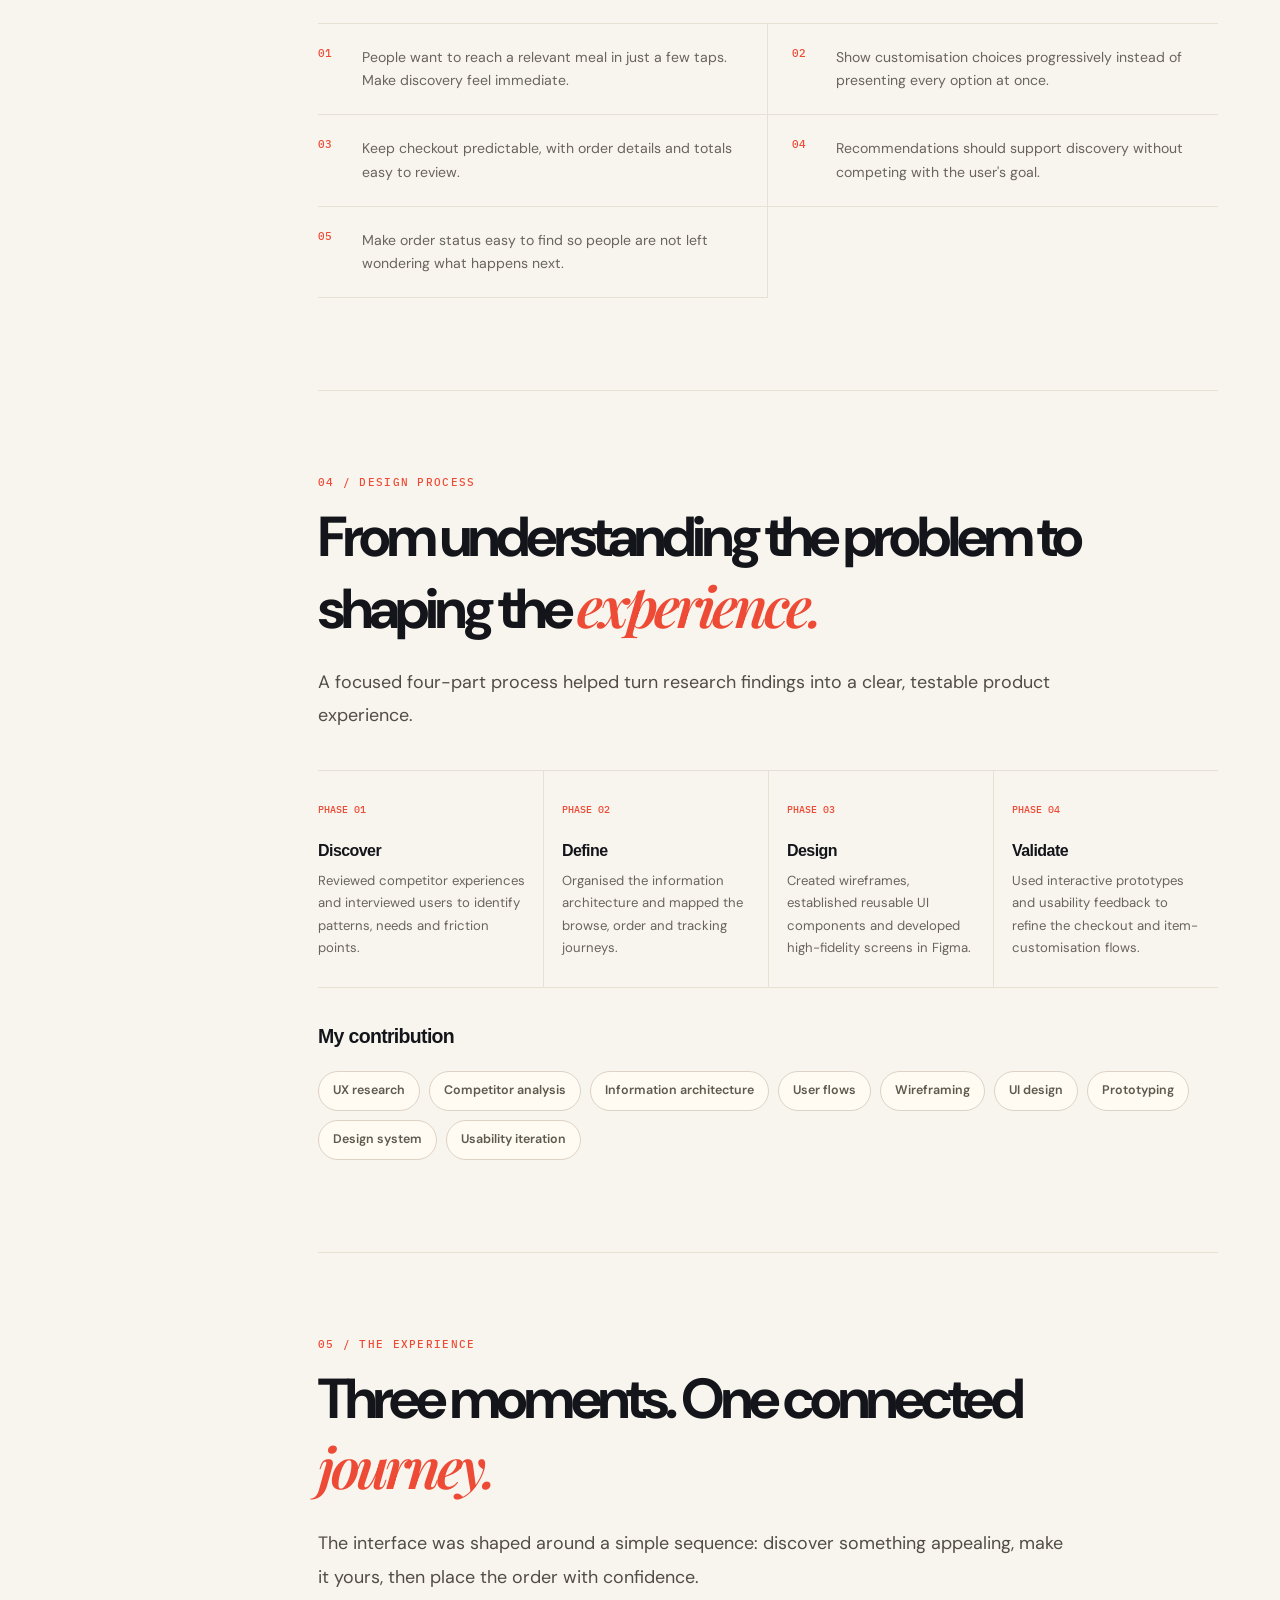
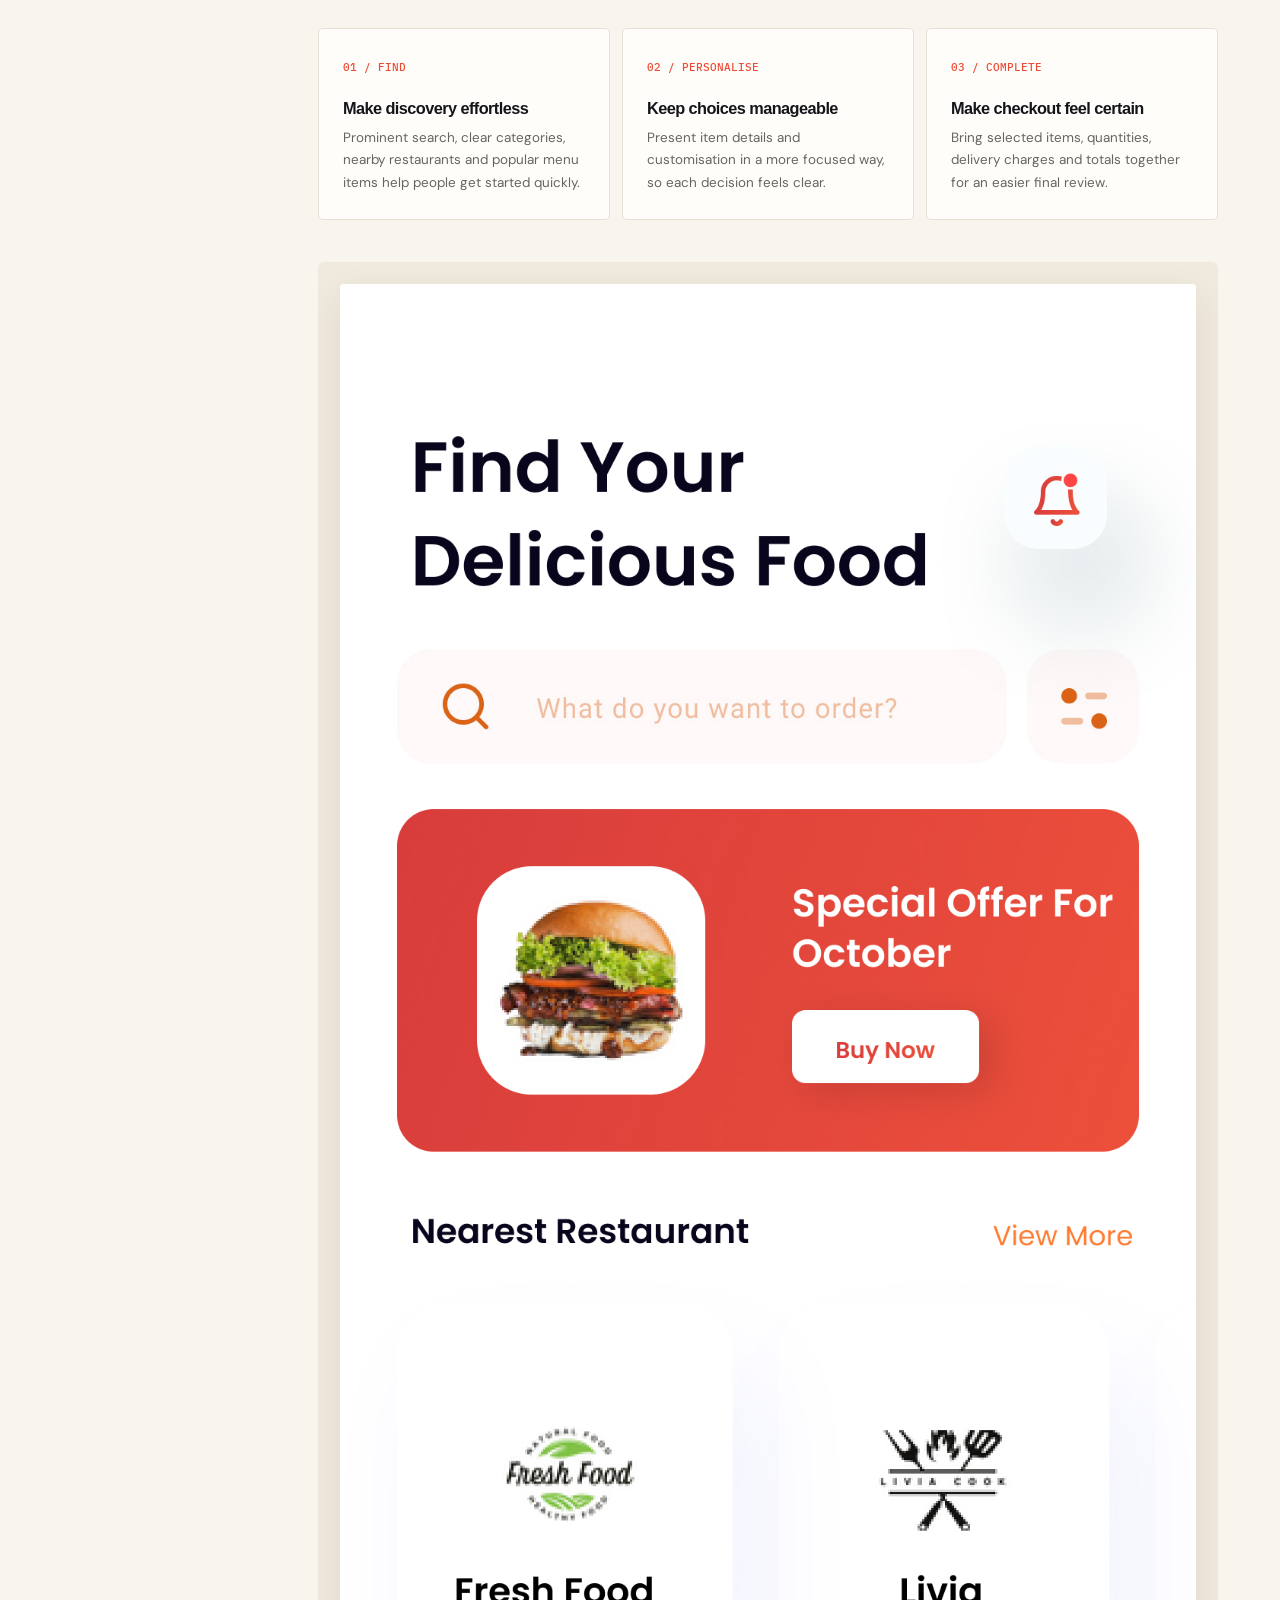
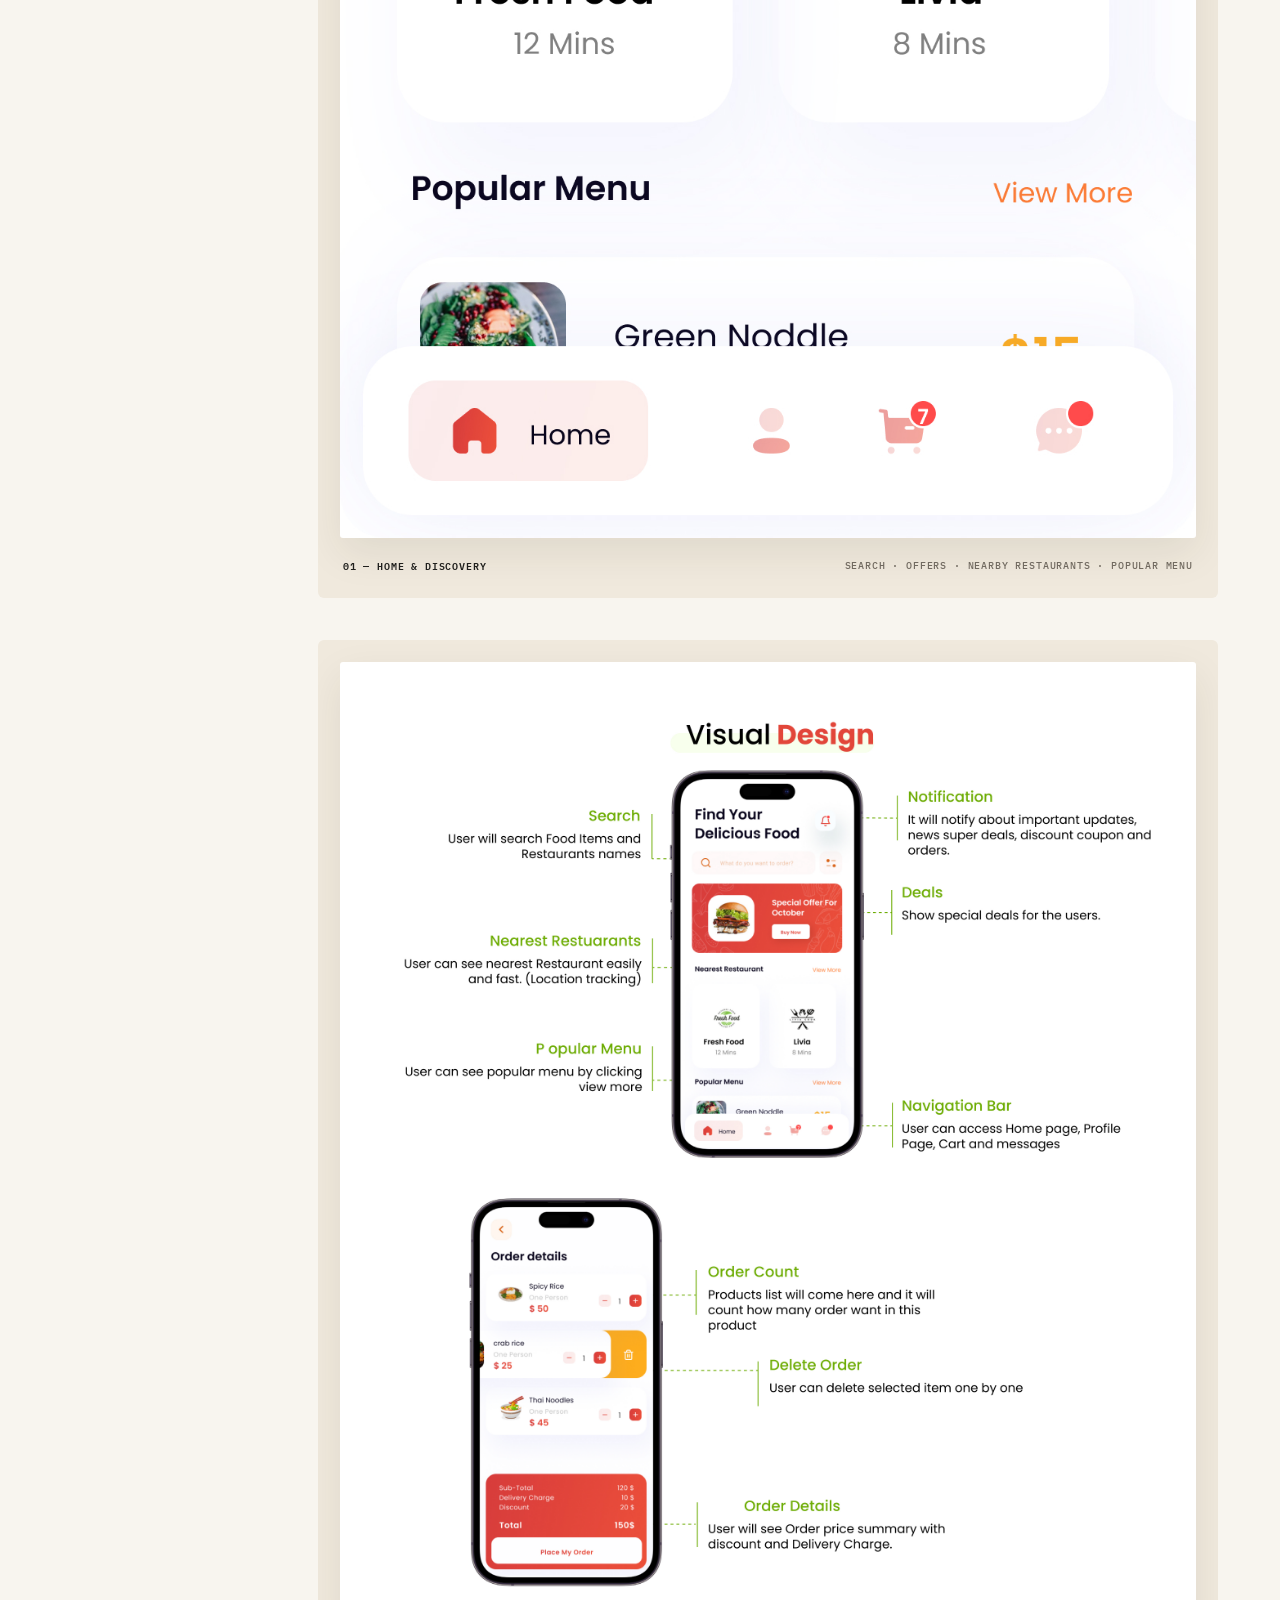
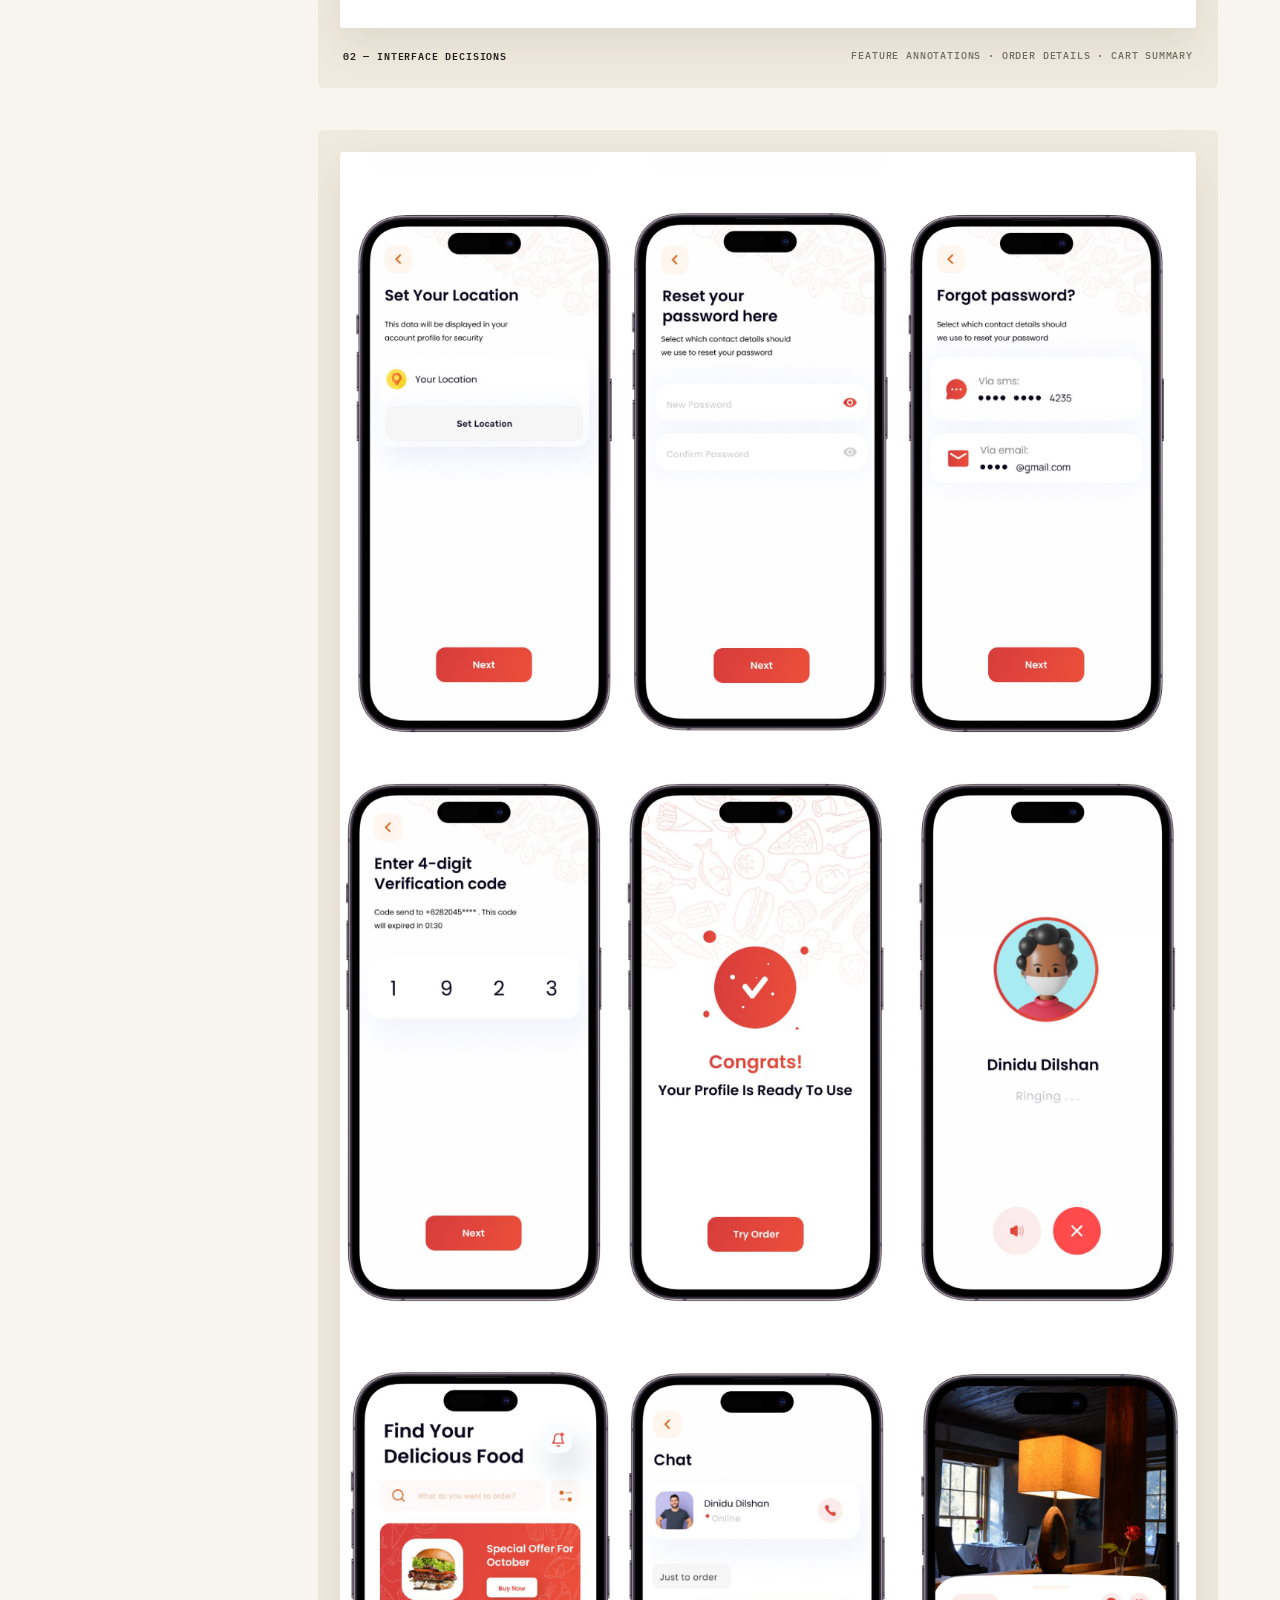
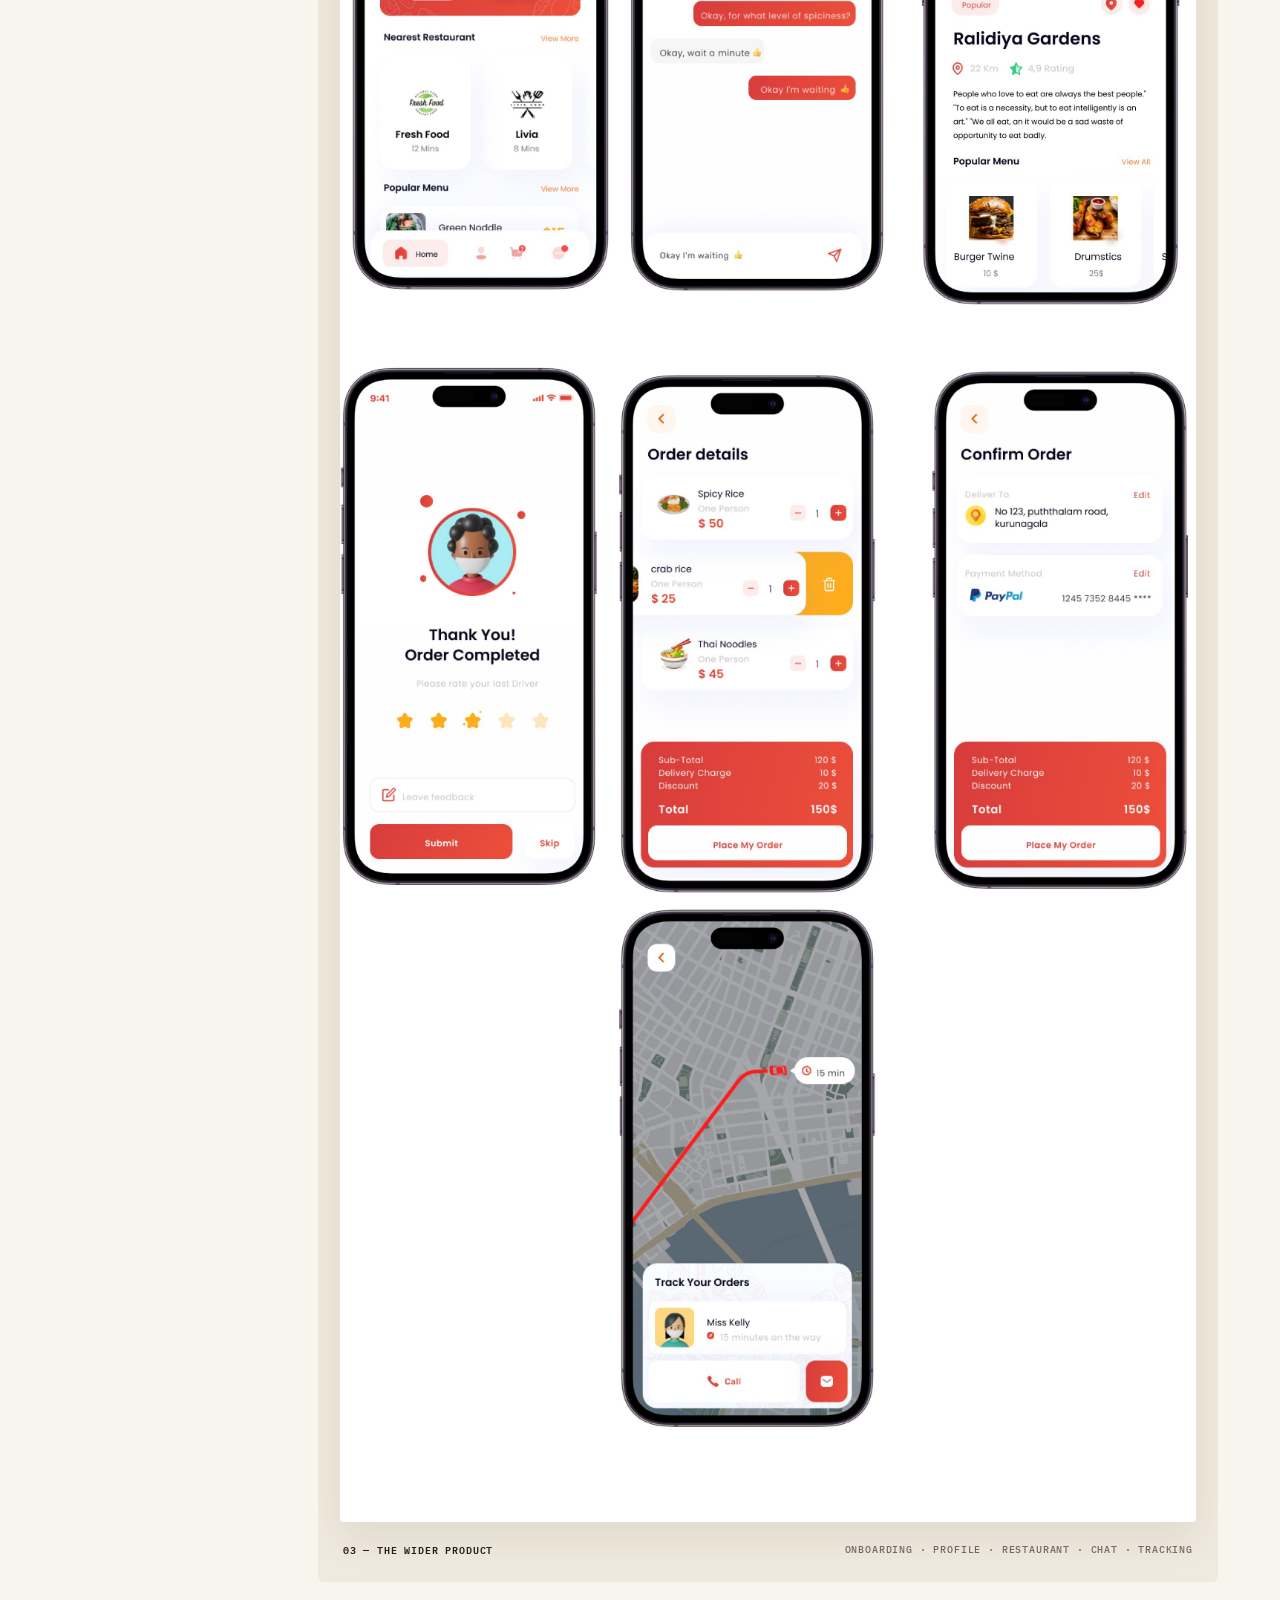
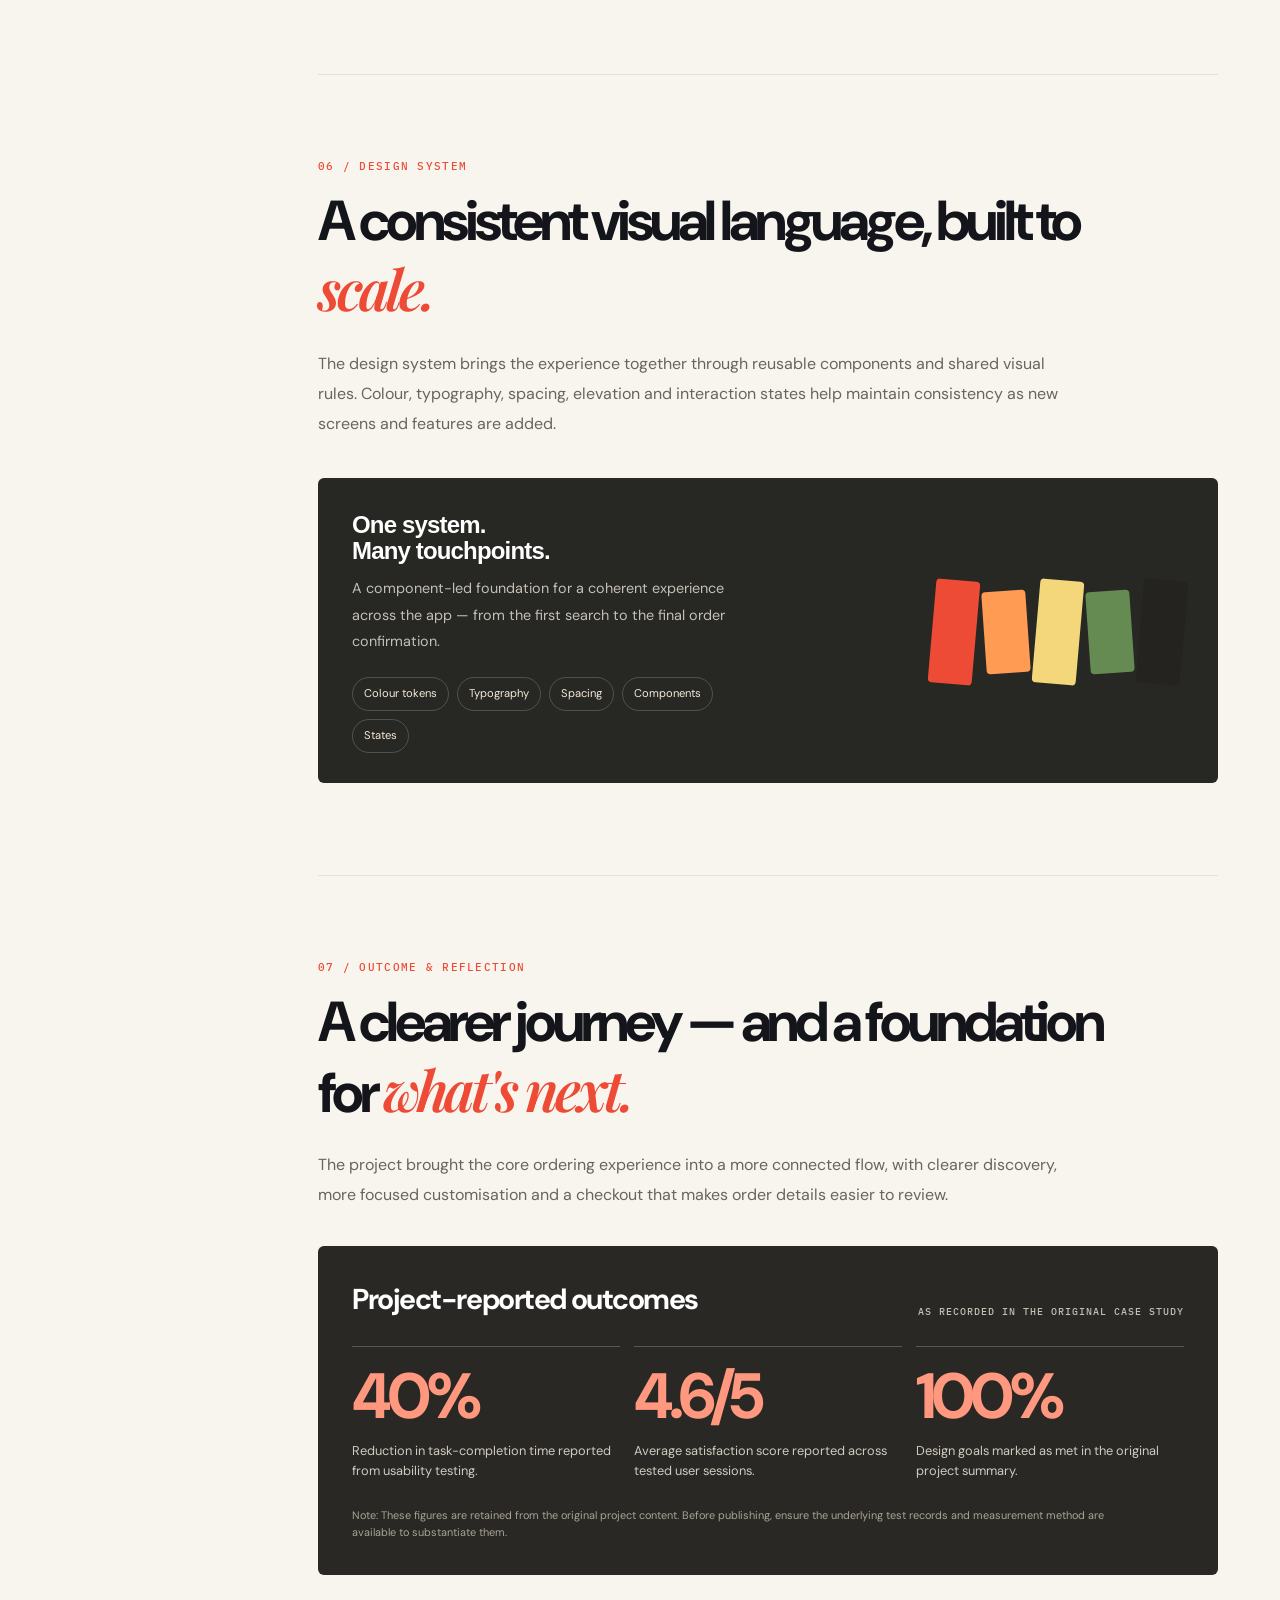
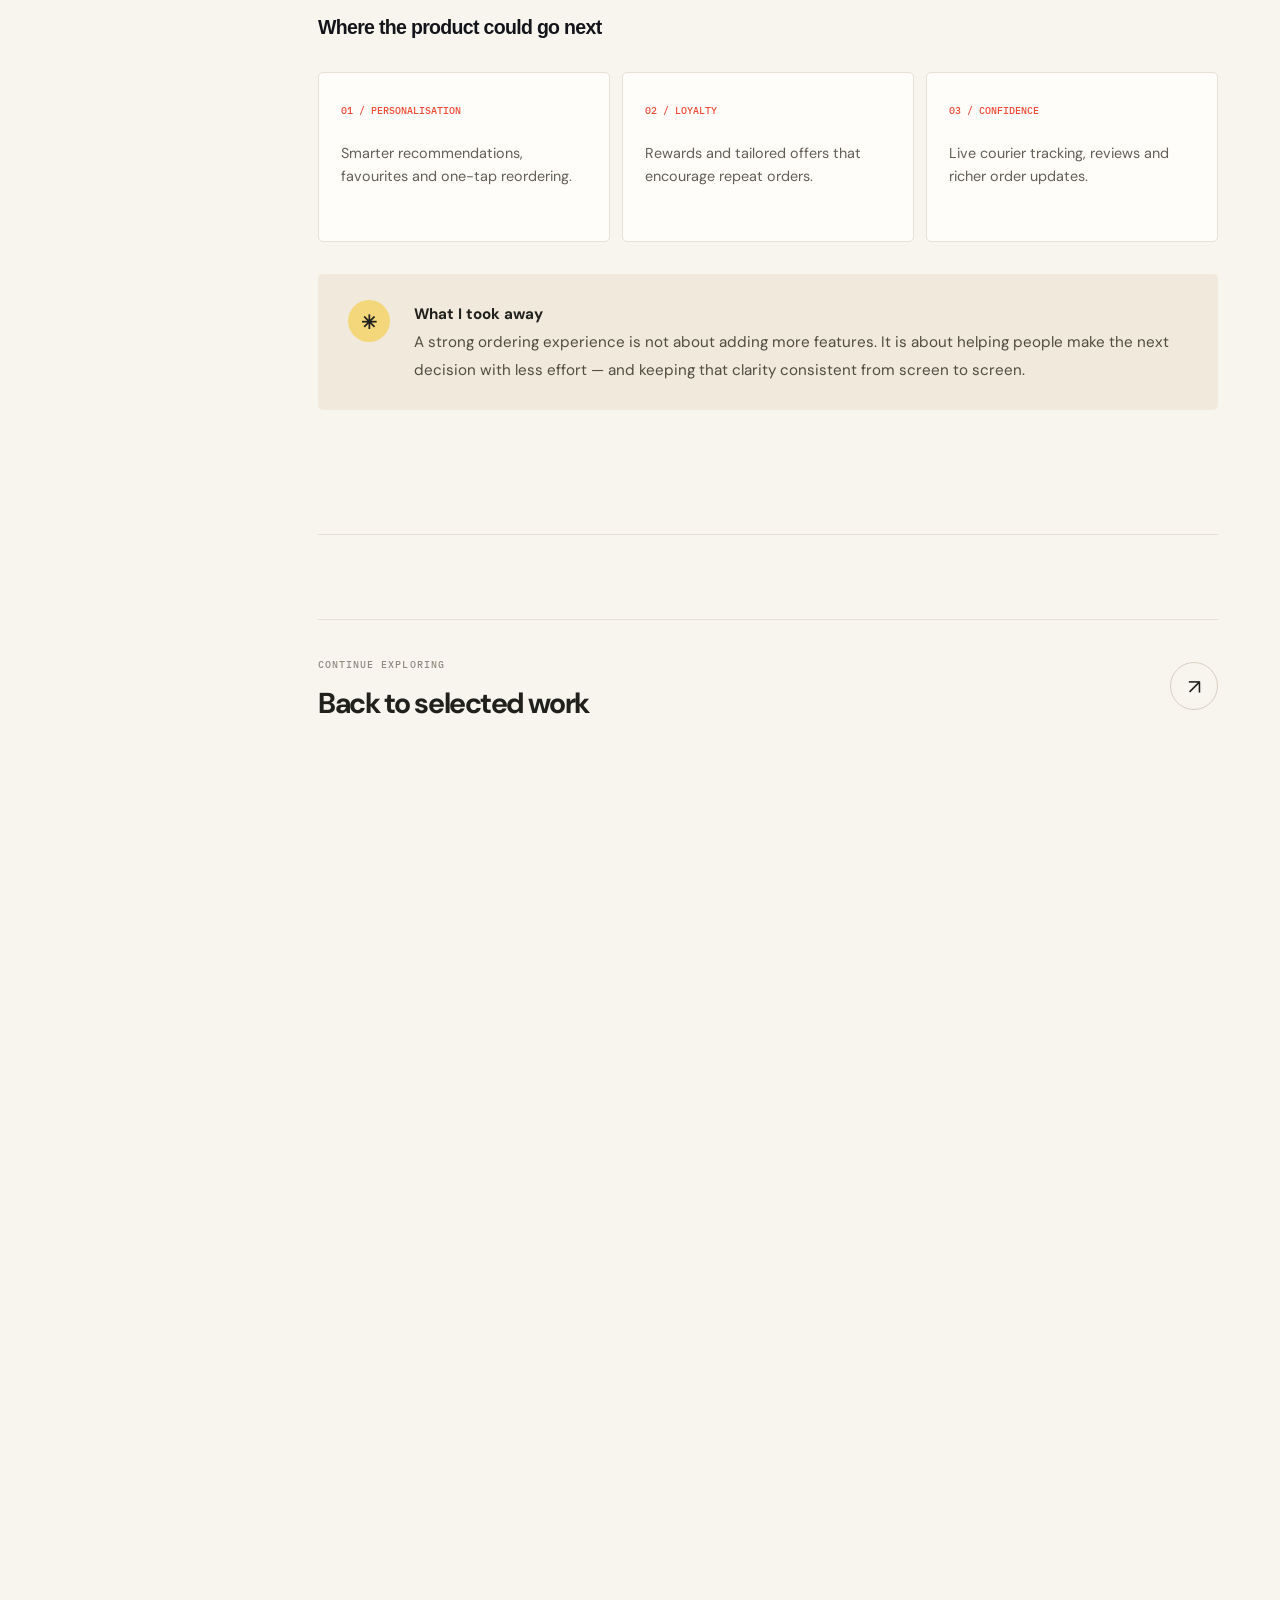
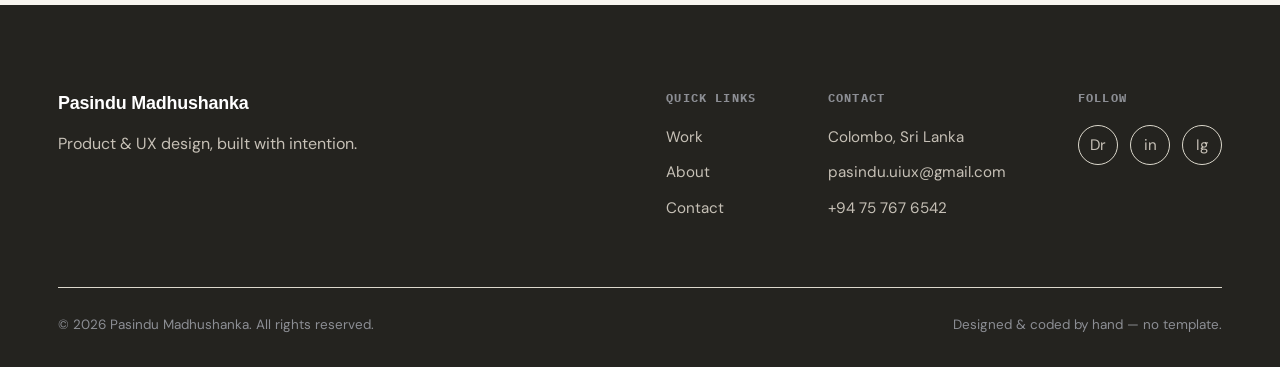
<file: food-cafe-case-study.html>
<!doctype html>
<html lang="en">
<head>
<meta charset="utf-8">
<meta name="viewport" content="width=device-width, initial-scale=1">
<title>Food Cafe — Product Design Case Study — Pasindu Madhushanka</title>
<meta name="description" content="A UX and UI design case study for Food Cafe, a Canadian mobile food ordering experience. Explore the research, user journeys, interface and design system.">
<link rel="preconnect" href="https://fonts.googleapis.com">
<link rel="preconnect" href="https://fonts.gstatic.com" crossorigin>
<link href="https://fonts.googleapis.com/css2?family=DM+Sans:wght@400;500;600;700;800&family=Manrope:wght@400;500;600;700;800&family=Playfair+Display:ital,wght@0,600;0,700;1,600;1,700&family=IBM+Plex+Mono:wght@400;500;600&display=swap" rel="stylesheet">
<link rel="stylesheet" href="styles.css">
<style>
/* FOOD CAFE — editorial case-study art direction */
:root{--fc-paper:#f8f5ef;--fc-white:#fffdfa;--fc-ink:#20201d;--fc-muted:#77746d;--fc-line:#e7e0d5;--fc-red:#ed4b35;--fc-orange:#ff9b53;--fc-green:#668b52;--fc-yellow:#f4d77a;--fc-serif:'Playfair Display',Georgia,serif;--fc-sans:'DM Sans',Manrope,sans-serif}
html{scroll-behavior:smooth;scroll-padding-top:110px}
body{background:var(--fc-paper);color:var(--fc-ink);font-family:var(--fc-sans)}
.page-veil{display:none}.site-header{background:rgba(248,245,239,.88);backdrop-filter:blur(18px);border-bottom:1px solid rgba(32,32,29,.08)}
.site-header .logo{font-family:var(--fc-sans);font-weight:800;letter-spacing:-.05em}.nav-links a{font-size:.86rem}.btn-outline{border-color:#cfc7bb}
.fc-hero{padding:52px 0 84px;overflow:hidden;position:relative}.fc-hero:before{content:'FOOD';position:absolute;right:-.04em;top:100px;font:800 clamp(10rem,25vw,25rem)/.8 var(--fc-sans);letter-spacing:-.1em;color:rgba(237,75,53,.045);pointer-events:none}
.fc-wrap{max-width:1240px;margin:auto;padding:0 32px;position:relative;z-index:1}.fc-breadcrumb{display:flex;gap:10px;align-items:center;font:500 .68rem 'IBM Plex Mono',monospace;text-transform:uppercase;letter-spacing:.08em;color:#8c867c;margin-bottom:52px}.fc-breadcrumb a{color:inherit;text-decoration:none}.fc-breadcrumb .slash{color:#c9bfb1}
.fc-kicker{display:flex;align-items:center;gap:10px;font:500 .7rem 'IBM Plex Mono',monospace;text-transform:uppercase;letter-spacing:.12em;color:var(--fc-red);margin-bottom:22px}.fc-kicker:before{content:'';width:28px;height:1px;background:var(--fc-red)}
.fc-hero-grid{display:grid;grid-template-columns:minmax(0,.92fr) minmax(420px,1.08fr);gap:48px;align-items:center}.fc-hero h1{font:700 clamp(3.5rem,7.4vw,7.2rem)/.98 var(--fc-sans);letter-spacing:-.085em;max-width:680px;margin:0}.fc-hero h1 em{font:italic 600 .98em var(--fc-serif);letter-spacing:-.065em;color:var(--fc-red)}.fc-lede{font-size:1.05rem;line-height:1.8;color:#666158;max-width:540px;margin:28px 0 30px}.fc-chips{display:flex;flex-wrap:wrap;gap:8px}.fc-chip{padding:8px 12px;border:1px solid #ded6ca;border-radius:99px;font-size:.72rem;font-weight:600;color:#625e56;background:rgba(255,253,250,.55)}
.fc-hero-art{position:relative;min-height:530px;display:flex;align-items:center;justify-content:center}.fc-hero-art:before{content:'';position:absolute;width:82%;aspect-ratio:1;border-radius:50%;background:#f0dfc8;right:4%;top:8%;}.fc-hero-art:after{content:'A LITTLE MORE\A JOY IN EVERY ORDER';white-space:pre;position:absolute;right:0;bottom:2%;font:500 .65rem/1.6 'IBM Plex Mono',monospace;letter-spacing:.12em;color:#827a6f;text-align:right}.fc-hero-art img{position:relative;width:100%;max-width:590px;border-radius:5px;box-shadow:0 35px 90px rgba(73,49,28,.17);transform:rotate(2deg);z-index:1}.fc-stamp{position:absolute;z-index:2;left:0;top:10%;width:106px;height:106px;border-radius:50%;background:var(--fc-red);color:#fff;display:grid;place-items:center;text-align:center;font:600 .64rem/1.35 'IBM Plex Mono',monospace;letter-spacing:.08em;transform:rotate(-12deg);box-shadow:0 12px 30px #ed4b3535}.fc-stamp b{display:block;font:700 1.7rem var(--fc-serif)}
.fc-project-bar{display:grid;grid-template-columns:repeat(4,1fr);border-top:1px solid var(--fc-line);border-bottom:1px solid var(--fc-line);margin-top:70px}.fc-meta{padding:22px 18px 22px 0}.fc-meta+.fc-meta{padding-left:24px;border-left:1px solid var(--fc-line)}.fc-meta span{display:block;font:500 .62rem 'IBM Plex Mono',monospace;text-transform:uppercase;letter-spacing:.1em;color:#928b80;margin-bottom:9px}.fc-meta strong{font-size:.9rem;font-weight:700}
.fc-layout{display:grid;grid-template-columns:190px minmax(0,1fr);gap:76px;max-width:1240px;margin:0 auto;padding:88px 32px 100px}.fc-side{position:relative}.fc-side-inner{position:sticky;top:112px}.fc-side-label{font:500 .64rem 'IBM Plex Mono',monospace;letter-spacing:.12em;text-transform:uppercase;color:#9a9185;margin-bottom:18px}.fc-side nav{display:flex;flex-direction:column;gap:5px;border-left:1px solid #ded6ca;padding-left:16px}.fc-side nav a{text-decoration:none;color:#8b857b;font-size:.82rem;padding:8px 0;transition:.2s}.fc-side nav a:hover,.fc-side nav a.active{color:var(--fc-red);font-weight:700}.fc-content{min-width:0;max-width:900px}.fc-section{padding:0 0 92px;margin-bottom:84px;border-bottom:1px solid var(--fc-line)}.fc-section:last-child{border:0;margin-bottom:0}.fc-eyebrow{font:500 .67rem 'IBM Plex Mono',monospace;letter-spacing:.12em;text-transform:uppercase;color:var(--fc-red);margin:0 0 18px}.fc-section h2{font:700 clamp(2.25rem,4.4vw,4.25rem)/1.06 var(--fc-sans);letter-spacing:-.07em;max-width:790px;margin:0 0 24px}.fc-section h2 em{font:italic 600 1em var(--fc-serif);color:var(--fc-red)}.fc-section h3{font-size:1.22rem;letter-spacing:-.035em;margin:0 0 12px}.fc-section p{font-size:1rem;line-height:1.85;color:#69645c;max-width:760px;margin:0 0 18px}.fc-section .fc-intro{font-size:1.12rem;line-height:1.85;color:#514d46;max-width:760px}
.fc-note{background:#f0e9dc;border-radius:5px;padding:26px 30px;margin:32px 0;display:grid;grid-template-columns:48px 1fr;gap:18px;align-items:start}.fc-note-mark{width:42px;height:42px;border-radius:50%;background:var(--fc-yellow);display:grid;place-items:center;font:700 1.2rem var(--fc-serif)}.fc-note p{margin:0;color:#514b40;font-size:.95rem}.fc-note strong{color:var(--fc-ink)}
.fc-audience{display:grid;grid-template-columns:repeat(3,1fr);gap:12px;margin-top:34px}.fc-audience-card{padding:23px 22px 25px;background:var(--fc-white);border:1px solid var(--fc-line);border-radius:5px;min-height:170px}.fc-audience-card span{font:500 .65rem 'IBM Plex Mono',monospace;color:var(--fc-red)}.fc-audience-card p{font-size:.9rem;line-height:1.65;margin:20px 0 0;color:#625d55}
.fc-problem-grid{display:grid;grid-template-columns:repeat(3,1fr);gap:12px;margin:32px 0}.fc-problem{background:#292824;color:#fff;border-radius:5px;padding:25px 22px;min-height:205px;position:relative;overflow:hidden}.fc-problem:after{content:'';position:absolute;width:110px;height:110px;border:1px solid #ffffff18;border-radius:50%;right:-38px;bottom:-48px}.fc-problem .n{font:500 .66rem 'IBM Plex Mono',monospace;color:#ff9b83}.fc-problem h3{font-size:1.04rem;margin:27px 0 9px;color:#fff}.fc-problem p{font-size:.82rem;line-height:1.65;color:#c9c3b9;margin:0}
.fc-insights{display:grid;grid-template-columns:1fr 1fr;gap:0;border-top:1px solid var(--fc-line);margin-top:30px}.fc-insight{padding:22px 24px 22px 0;border-bottom:1px solid var(--fc-line);display:grid;grid-template-columns:32px 1fr;gap:12px}.fc-insight:nth-child(odd){border-right:1px solid var(--fc-line)}.fc-insight:nth-child(even){padding-left:24px}.fc-insight b{font:500 .68rem 'IBM Plex Mono',monospace;color:var(--fc-red)}.fc-insight p{font-size:.88rem;line-height:1.65;margin:0}
.fc-process{display:grid;grid-template-columns:repeat(4,1fr);gap:0;margin-top:38px;border-top:1px solid var(--fc-line);border-bottom:1px solid var(--fc-line)}.fc-phase{padding:24px 18px 28px 0;position:relative}.fc-phase+.fc-phase{padding-left:18px;border-left:1px solid var(--fc-line)}.fc-phase span{font:500 .65rem 'IBM Plex Mono',monospace;color:var(--fc-red)}.fc-phase h3{font-size:1rem;margin:22px 0 10px}.fc-phase p{font-size:.82rem;line-height:1.7;margin:0}
.fc-responsibilities{display:flex;flex-wrap:wrap;gap:9px;margin-top:24px}.fc-responsibilities span{border:1px solid #dcd3c6;background:#fffaf2;border-radius:99px;padding:9px 14px;font-size:.78rem;font-weight:600;color:#5e594f}
.fc-principles{display:grid;grid-template-columns:repeat(3,1fr);gap:12px;margin:34px 0}.fc-principle{padding:24px;background:#fffdfa;border:1px solid var(--fc-line);border-radius:5px}.fc-principle .n{font:500 .67rem 'IBM Plex Mono',monospace;color:var(--fc-red)}.fc-principle h3{margin:22px 0 9px;font-size:1.02rem}.fc-principle p{font-size:.84rem;line-height:1.7;margin:0}
.fc-image-feature{margin:42px 0 0;background:#f0e9dd;border-radius:6px;padding:22px;overflow:hidden}.fc-image-feature img{display:block;width:100%;height:auto;border-radius:3px;box-shadow:0 15px 40px #34291a16}.fc-image-caption{display:flex;justify-content:space-between;gap:18px;align-items:center;padding:18px 3px 2px;color:#716a60;font:500 .65rem 'IBM Plex Mono',monospace;text-transform:uppercase;letter-spacing:.08em}.fc-image-caption strong{color:var(--fc-ink);font-weight:600}
.fc-design-system{margin-top:40px;background:#272723;color:#fff;border-radius:6px;padding:34px 34px 30px;display:grid;grid-template-columns:1fr 1fr;gap:28px;align-items:center}.fc-design-system h3{font-size:1.5rem;color:#fff;margin-bottom:12px}.fc-design-system p{color:#c5c0b7;font-size:.9rem;margin:0}.fc-token-list{display:flex;flex-wrap:wrap;gap:8px;margin-top:22px}.fc-token-list span{border:1px solid #ffffff30;border-radius:99px;padding:7px 11px;font-size:.7rem;color:#f5e9d9}.fc-palette{display:flex;gap:8px;align-items:center;justify-content:flex-end}.fc-palette i{display:block;width:44px;height:104px;border-radius:4px;transform:rotate(5deg)}.fc-palette i:nth-child(2n){transform:rotate(-4deg);height:82px}.fc-palette i:nth-child(1){background:#ed4b35}.fc-palette i:nth-child(2){background:#ff9b53}.fc-palette i:nth-child(3){background:#f4d77a}.fc-palette i:nth-child(4){background:#668b52}.fc-palette i:nth-child(5){background:#24231f}
.fc-results{background:#292824;color:#fff;border-radius:6px;padding:34px;margin-top:36px}.fc-results-head{display:flex;justify-content:space-between;gap:20px;align-items:end;margin-bottom:28px}.fc-results-head h3{color:#fff;font:700 1.8rem var(--fc-sans);letter-spacing:-.05em;margin:0}.fc-results-head span{font:500 .62rem 'IBM Plex Mono',monospace;color:#c3bdb2;text-transform:uppercase;letter-spacing:.1em}.fc-result-grid{display:grid;grid-template-columns:repeat(3,1fr);gap:14px}.fc-result{border-top:1px solid #ffffff38;padding-top:18px}.fc-result strong{display:block;font:700 clamp(2.5rem,5vw,4.2rem)/1 var(--fc-sans);letter-spacing:-.08em;color:#ff987e}.fc-result span{display:block;color:#d1cbc1;font-size:.8rem;line-height:1.6;margin-top:12px}.fc-result-note{font-size:.68rem!important;color:#aaa398!important;margin:25px 0 0!important;line-height:1.6!important}
.fc-next{display:flex;justify-content:space-between;align-items:center;gap:24px;padding:30px 0;border-top:1px solid var(--fc-line);text-decoration:none;color:var(--fc-ink)}.fc-next span{font:500 .65rem 'IBM Plex Mono',monospace;color:#928a7f;text-transform:uppercase;letter-spacing:.1em}.fc-next strong{display:block;font:700 1.8rem var(--fc-sans);letter-spacing:-.05em;margin-top:8px}.fc-next .arrow{width:48px;height:48px;border:1px solid #d8cfc2;border-radius:50%;display:grid;place-items:center;font-size:1.3rem;transition:.25s}.fc-next:hover .arrow{background:var(--fc-red);border-color:var(--fc-red);color:white;transform:translate(3px,-3px)}
.fc-cta{background:#ed4b35!important;border-radius:6px!important}.fc-cta h2{color:white}.fc-cta p{color:#ffe0d8!important}.fc-cta .btn-on-dark{background:#fff;color:#292824}.fc-cta .cta-email{color:#fff}
.footer{background:#24231f;color:#f6f1e8}.footer .logo{color:#fff}.footer p,.footer a{color:#c6c0b6}.footer-bottom{border-color:#ffffff20}

/* Compact outcome preview near the top — detailed results remain at the end. */
.fc-top-results{margin-top:28px;padding:22px 26px 24px;background:#292824;color:#fff;border-radius:6px;box-shadow:0 18px 45px rgba(48,38,27,.08)}
.fc-top-results-head{display:flex;justify-content:space-between;gap:16px;font:500 .62rem 'IBM Plex Mono',monospace;letter-spacing:.12em;color:#c3bdb2}
.fc-top-result-grid{display:grid;grid-template-columns:repeat(3,1fr);gap:18px;margin-top:18px}
.fc-top-result-grid>div{border-top:1px solid #ffffff38;padding-top:13px}
.fc-top-result-grid strong{display:block;font:700 clamp(2rem,4vw,3.2rem)/1 var(--fc-sans);letter-spacing:-.08em;color:#ff987e}
.fc-top-result-grid span{display:block;margin-top:8px;color:#d1cbc1;font-size:.75rem;line-height:1.5}
@media(max-width:600px){.fc-top-results{padding:20px}.fc-top-result-grid{gap:12px}.fc-top-result-grid strong{font-size:2rem}.fc-top-result-grid span{font-size:.68rem}}

@media(max-width:900px){.fc-hero-grid{grid-template-columns:1fr;gap:20px}.fc-hero-art{min-height:390px}.fc-hero-art img{max-width:650px}.fc-layout{grid-template-columns:1fr;gap:0;padding-top:60px}.fc-side{display:none}.fc-project-bar{grid-template-columns:repeat(2,1fr)}.fc-meta:nth-child(3){border-left:0;padding-left:0;border-top:1px solid var(--fc-line)}.fc-meta:nth-child(4){border-top:1px solid var(--fc-line)}.fc-process{grid-template-columns:repeat(2,1fr)}.fc-phase:nth-child(3){border-left:0;padding-left:0;border-top:1px solid var(--fc-line)}.fc-phase:nth-child(4){border-top:1px solid var(--fc-line)}}
@media(max-width:600px){.fc-wrap{padding:0 20px}.fc-hero{padding:32px 0 54px}.fc-breadcrumb{margin-bottom:38px}.fc-hero h1{font-size:clamp(3.1rem,16vw,5rem)}.fc-hero-grid{gap:0}.fc-hero-art{min-height:300px;margin-top:12px}.fc-stamp{width:78px;height:78px;font-size:.5rem}.fc-stamp b{font-size:1.3rem}.fc-project-bar{margin-top:36px}.fc-meta{padding:17px 10px 17px 0}.fc-meta+.fc-meta{padding-left:14px}.fc-meta strong{font-size:.8rem}.fc-layout{padding:58px 20px 70px}.fc-section{padding-bottom:62px;margin-bottom:58px}.fc-audience,.fc-problem-grid,.fc-principles{grid-template-columns:1fr}.fc-audience-card{min-height:0}.fc-audience-card p{margin-top:12px}.fc-problem{min-height:0}.fc-problem h3{margin-top:16px}.fc-insights{grid-template-columns:1fr}.fc-insight:nth-child(odd){border-right:0}.fc-insight:nth-child(even){padding-left:0}.fc-process{grid-template-columns:1fr}.fc-phase,.fc-phase+.fc-phase{padding:20px 0;border-left:0;border-top:1px solid var(--fc-line)}.fc-phase:first-child{border-top:0}.fc-design-system{grid-template-columns:1fr;padding:25px}.fc-palette{justify-content:flex-start}.fc-palette i{height:72px;width:36px}.fc-palette i:nth-child(2n){height:58px}.fc-results{padding:25px}.fc-result-grid{grid-template-columns:1fr;gap:22px}.fc-result strong{font-size:3rem}.fc-results-head{display:block}.fc-results-head span{display:block;margin-top:10px}.fc-image-feature{padding:12px}.fc-image-caption{display:block;line-height:1.8}.fc-image-caption strong{display:block}.fc-section h2{font-size:2.55rem}}
@media(prefers-reduced-motion:reduce){html{scroll-behavior:auto}*,*:before,*:after{animation-duration:.01ms!important;transition-duration:.01ms!important}}
</style>
</head>
<body>
<a class="skip-link" href="#main">Skip to content</a><div class="scroll-progress" aria-hidden="true"></div>
<header class="site-header"><div class="container nav-inner"><a class="logo" href="index.html">Pasindu&nbsp;Madhushanka</a><nav class="nav-links" aria-label="Primary"><a href="index.html#work">Work</a><a href="index.html#about">About</a><a href="index.html#process">Process</a><a href="index.html#contact">Contact</a></nav><div class="nav-right"><a class="btn btn-outline btn-sm" href="index.html#contact" data-cursor="Talk">Let's talk</a><button class="menu-toggle" aria-label="Open menu" aria-expanded="false"><span></span><span></span><span></span></button></div></div></header>
<div class="mobile-menu" id="mobileMenu"><span class="mono-tag">Menu — 01 / 04</span><a href="index.html#work">Work</a><a href="index.html#about">About</a><a href="index.html#process">Process</a><a href="index.html#contact">Contact</a><a class="btn btn-primary mobile-cta" href="index.html#contact">Start a project</a></div>
<main id="main">
<section class="fc-hero"><div class="fc-wrap"><nav class="fc-breadcrumb" aria-label="Breadcrumb"><a href="index.html">Home</a><span class="slash">/</span><a href="index.html#work">Selected work</a><span class="slash">/</span><span>Food Cafe</span></nav>
<div class="fc-hero-grid"><div><div class="fc-kicker">Product design case study · 2024</div><h1>Good food.<br>Less <em>friction.</em></h1><p class="fc-lede">Designing a smoother way to discover restaurants, customise a meal and place an order — bringing the whole journey together in one thoughtful mobile experience.</p><div class="fc-chips"><span class="fc-chip">Food &amp; delivery</span><span class="fc-chip">Mobile commerce</span><span class="fc-chip">Canada</span></div></div>
<div class="fc-hero-art"><div class="fc-stamp">MADE FOR<br><b>Food</b> LOVERS</div><img src="Food__2_.jpg" alt="Food Cafe mobile ordering app presented on a pastel desk" fetchpriority="high"></div></div>
<div class="fc-project-bar"><div class="fc-meta"><span>My role</span><strong>UX Researcher · UI Designer</strong></div><div class="fc-meta"><span>Project</span><strong>Mobile ordering app</strong></div><div class="fc-meta"><span>Timeline</span><strong>2024 · Canada</strong></div><div class="fc-meta"><span>Tools</span><strong>Figma · FigJam · Maze</strong></div></div>
<div class="fc-top-results" aria-label="Project-reported outcomes"><div class="fc-top-results-head"><span>PROJECT OUTCOMES</span><span>At a glance ↘</span></div><div class="fc-top-result-grid"><div><strong>40%</strong><span>Faster task completion reported</span></div><div><strong>4.6/5</strong><span>Reported user satisfaction</span></div><div><strong>100%</strong><span>Design goals marked as met</span></div></div></div></div></section>
<section class="fc-layout"><aside class="fc-side"><div class="fc-side-inner"><div class="fc-side-label">The story</div><nav><a href="#overview" class="active">01&nbsp; Overview</a><a href="#challenge">02&nbsp; Challenge</a><a href="#research">03&nbsp; Research</a><a href="#process">04&nbsp; Process</a><a href="#solution">05&nbsp; Experience</a><a href="#system">06&nbsp; Design system</a><a href="#outcome">07&nbsp; Outcome</a></nav></div></aside>
<div class="fc-content">
<section class="fc-section" id="overview"><div class="fc-eyebrow">01 / Overview</div><h2>A better food-ordering experience starts <em>before</em> checkout.</h2><p class="fc-intro">Food Cafe is a mobile food ordering concept created for a Canadian client in 2024. The brief was to make the journey from finding a meal to confirming an order feel simple, clear and enjoyable.</p><p>The work brought together discovery, user-flow planning, interface design and a reusable design system. The focus was not simply to make screens look appealing, but to make the important decisions feel easier at every step.</p>
<div class="fc-note"><div class="fc-note-mark">✳</div><p><strong>The design opportunity</strong><br>Help people spend less time figuring out the app and more time choosing what they actually want to eat.</p></div>
<h3>Designed around three everyday needs</h3><div class="fc-audience"><div class="fc-audience-card"><span>01 / BUSY PROFESSIONALS</span><p>Find a satisfying meal quickly during a packed workday.</p></div><div class="fc-audience-card"><span>02 / STUDENTS</span><p>Browse affordable options without getting lost in too many choices.</p></div><div class="fc-audience-card"><span>03 / FAMILIES</span><p>Customise orders and understand the total before checking out.</p></div></div></section>
<section class="fc-section" id="challenge"><div class="fc-eyebrow">02 / The challenge</div><h2>Too many steps can turn a simple craving into a <em>chore.</em></h2><p class="fc-intro">The project focused on three friction points in common food-ordering journeys: finding the right item, making custom choices and feeling confident at checkout.</p><div class="fc-problem-grid"><article class="fc-problem"><span class="n">01 — DISCOVERY</span><h3>Choice overload</h3><p>Competing options and unclear hierarchy make it harder to find a meal quickly.</p></article><article class="fc-problem"><span class="n">02 — CUSTOMISATION</span><h3>Too many decisions at once</h3><p>Dense option screens can interrupt the flow and make customisation feel complicated.</p></article><article class="fc-problem"><span class="n">03 — CHECKOUT</span><h3>Unclear order details</h3><p>When totals and next steps are difficult to scan, users can lose confidence before paying.</p></article></div></section>
<section class="fc-section" id="research"><div class="fc-eyebrow">03 / Research &amp; insights</div><h2>Start with what people need. Then shape the <em>flow.</em></h2><p>The discovery phase included a competitor review and user interviews to understand how people browse, customise and complete food orders. The findings informed the information architecture and the core browse, order and track journeys.</p><div class="fc-insights"><div class="fc-insight"><b>01</b><p>People want to reach a relevant meal in just a few taps. Make discovery feel immediate.</p></div><div class="fc-insight"><b>02</b><p>Show customisation choices progressively instead of presenting every option at once.</p></div><div class="fc-insight"><b>03</b><p>Keep checkout predictable, with order details and totals easy to review.</p></div><div class="fc-insight"><b>04</b><p>Recommendations should support discovery without competing with the user's goal.</p></div><div class="fc-insight"><b>05</b><p>Make order status easy to find so people are not left wondering what happens next.</p></div></div></section>
<section class="fc-section" id="process"><div class="fc-eyebrow">04 / Design process</div><h2>From understanding the problem to shaping the <em>experience.</em></h2><p class="fc-intro">A focused four-part process helped turn research findings into a clear, testable product experience.</p><div class="fc-process"><article class="fc-phase"><span>PHASE 01</span><h3>Discover</h3><p>Reviewed competitor experiences and interviewed users to identify patterns, needs and friction points.</p></article><article class="fc-phase"><span>PHASE 02</span><h3>Define</h3><p>Organised the information architecture and mapped the browse, order and tracking journeys.</p></article><article class="fc-phase"><span>PHASE 03</span><h3>Design</h3><p>Created wireframes, established reusable UI components and developed high-fidelity screens in Figma.</p></article><article class="fc-phase"><span>PHASE 04</span><h3>Validate</h3><p>Used interactive prototypes and usability feedback to refine the checkout and item-customisation flows.</p></article></div><h3 style="margin-top:38px">My contribution</h3><div class="fc-responsibilities"><span>UX research</span><span>Competitor analysis</span><span>Information architecture</span><span>User flows</span><span>Wireframing</span><span>UI design</span><span>Prototyping</span><span>Design system</span><span>Usability iteration</span></div></section>
<section class="fc-section" id="solution"><div class="fc-eyebrow">05 / The experience</div><h2>Three moments. One connected <em>journey.</em></h2><p class="fc-intro">The interface was shaped around a simple sequence: discover something appealing, make it yours, then place the order with confidence.</p><div class="fc-principles"><article class="fc-principle"><span class="n">01 / FIND</span><h3>Make discovery effortless</h3><p>Prominent search, clear categories, nearby restaurants and popular menu items help people get started quickly.</p></article><article class="fc-principle"><span class="n">02 / PERSONALISE</span><h3>Keep choices manageable</h3><p>Present item details and customisation in a more focused way, so each decision feels clear.</p></article><article class="fc-principle"><span class="n">03 / COMPLETE</span><h3>Make checkout feel certain</h3><p>Bring selected items, quantities, delivery charges and totals together for an easier final review.</p></article></div>
<div class="fc-image-feature"><img src="Home__5_.jpg" alt="Food Cafe home screen showing search, offers, nearby restaurants and popular menu" loading="lazy"><div class="fc-image-caption"><strong>01 — Home &amp; discovery</strong><span>Search · Offers · Nearby restaurants · Popular menu</span></div></div>
<div class="fc-image-feature"><img src="Slice_17.jpg" alt="Annotated Food Cafe UI showing home discovery and order details screens" loading="lazy"><div class="fc-image-caption"><strong>02 — Interface decisions</strong><span>Feature annotations · Order details · Cart summary</span></div></div>
<div class="fc-image-feature"><img src="Slice_11.jpg" alt="Food Cafe mobile app screen collection covering onboarding, ordering, chat and tracking" loading="lazy"><div class="fc-image-caption"><strong>03 — The wider product</strong><span>Onboarding · Profile · Restaurant · Chat · Tracking</span></div></div></section>
<section class="fc-section" id="system"><div class="fc-eyebrow">06 / Design system</div><h2>A consistent visual language, built to <em>scale.</em></h2><p>The design system brings the experience together through reusable components and shared visual rules. Colour, typography, spacing, elevation and interaction states help maintain consistency as new screens and features are added.</p><div class="fc-design-system"><div><h3>One system.<br>Many touchpoints.</h3><p>A component-led foundation for a coherent experience across the app — from the first search to the final order confirmation.</p><div class="fc-token-list"><span>Colour tokens</span><span>Typography</span><span>Spacing</span><span>Components</span><span>States</span></div></div><div class="fc-palette" aria-label="Food Cafe colour palette"><i></i><i></i><i></i><i></i><i></i></div></div></section>
<section class="fc-section" id="outcome"><div class="fc-eyebrow">07 / Outcome &amp; reflection</div><h2>A clearer journey — and a foundation for <em>what's next.</em></h2><p>The project brought the core ordering experience into a more connected flow, with clearer discovery, more focused customisation and a checkout that makes order details easier to review.</p><div class="fc-results"><div class="fc-results-head"><h3>Project-reported outcomes</h3><span>As recorded in the original case study</span></div><div class="fc-result-grid"><div class="fc-result"><strong>40%</strong><span>Reduction in task-completion time reported from usability testing.</span></div><div class="fc-result"><strong>4.6/5</strong><span>Average satisfaction score reported across tested user sessions.</span></div><div class="fc-result"><strong>100%</strong><span>Design goals marked as met in the original project summary.</span></div></div><p class="fc-result-note">Note: These figures are retained from the original project content. Before publishing, ensure the underlying test records and measurement method are available to substantiate them.</p></div>
<h3 style="margin-top:42px">Where the product could go next</h3><div class="fc-audience"><div class="fc-audience-card"><span>01 / PERSONALISATION</span><p>Smarter recommendations, favourites and one-tap reordering.</p></div><div class="fc-audience-card"><span>02 / LOYALTY</span><p>Rewards and tailored offers that encourage repeat orders.</p></div><div class="fc-audience-card"><span>03 / CONFIDENCE</span><p>Live courier tracking, reviews and richer order updates.</p></div></div><div class="fc-note"><div class="fc-note-mark">✳</div><p><strong>What I took away</strong><br>A strong ordering experience is not about adding more features. It is about helping people make the next decision with less effort — and keeping that clarity consistent from screen to screen.</p></div></section>
<a class="fc-next" href="index.html#work"><div><span>Continue exploring</span><strong>Back to selected work</strong></div><div class="arrow">↗</div></a>
</div></section>
<section class="section section--tight"><div class="container"><div class="cta-banner fc-cta" data-reveal><div class="inner"><p class="eyebrow" style="color:#ffe0d8"><span class="dot"></span>Have a product challenge?</p><h2>Let's make the next experience feel effortless.</h2><p>I take on a small number of projects at a time, so every one gets full attention. Tell me what you're building.</p><div class="cta-actions"><a class="btn btn-on-dark magnetic" href="mailto:pasindu.uiux@gmail.com">Start a conversation ↗</a><a class="cta-email" href="mailto:pasindu.uiux@gmail.com">pasindu.uiux@gmail.com</a></div></div></div></div></section>
</main>
<footer class="footer"><div class="container"><div class="footer-top"><div class="footer-brand"><a class="logo" href="index.html">Pasindu&nbsp;Madhushanka</a><p>Product &amp; UX design, built with intention.</p></div><div class="footer-cols"><div class="footer-col"><h4>Quick links</h4><a href="index.html#work">Work</a><a href="index.html#about">About</a><a href="index.html#contact">Contact</a></div><div class="footer-col"><h4>Contact</h4><p>Colombo, Sri Lanka</p><a href="mailto:pasindu.uiux@gmail.com">pasindu.uiux@gmail.com</a><a href="tel:+94757676542">+94 75 767 6542</a></div><div class="footer-col"><h4>Follow</h4><div class="social-row"><a href="https://dribbble.com/PasinduDM" aria-label="Dribbble" target="_blank" rel="noopener">Dr</a><a href="https://www.linkedin.com/in/pasindu-uiux/" aria-label="LinkedIn" target="_blank" rel="noopener">in</a><a href="https://www.instagram.com/pasindu_uiux/" aria-label="Instagram" target="_blank" rel="noopener">Ig</a></div></div></div></div><div class="footer-bottom"><span>© 2026 Pasindu Madhushanka. All rights reserved.</span><span>Designed &amp; coded by hand — no template.</span></div></div></footer>
<nav class="float-nav" aria-label="Services"><a class="float-cta" href="digital-marketing.html">Digital Marketing ↗</a><a class="float-cta" href="branding.html">Branding ↗</a></nav>
<script src="script.js"></script>
<script>
// Active section indicator for the editorial case-study index
(() => { const links=[...document.querySelectorAll('.fc-side nav a')]; const sections=links.map(a=>document.querySelector(a.getAttribute('href'))).filter(Boolean); if(!('IntersectionObserver' in window)) return; const io=new IntersectionObserver(entries=>{entries.forEach(entry=>{if(entry.isIntersecting){links.forEach(a=>a.classList.toggle('active',a.getAttribute('href')==='#'+entry.target.id));}})},{rootMargin:'-25% 0px -65% 0px'}); sections.forEach(s=>io.observe(s)); })();
</script>
</body></html>
</file>
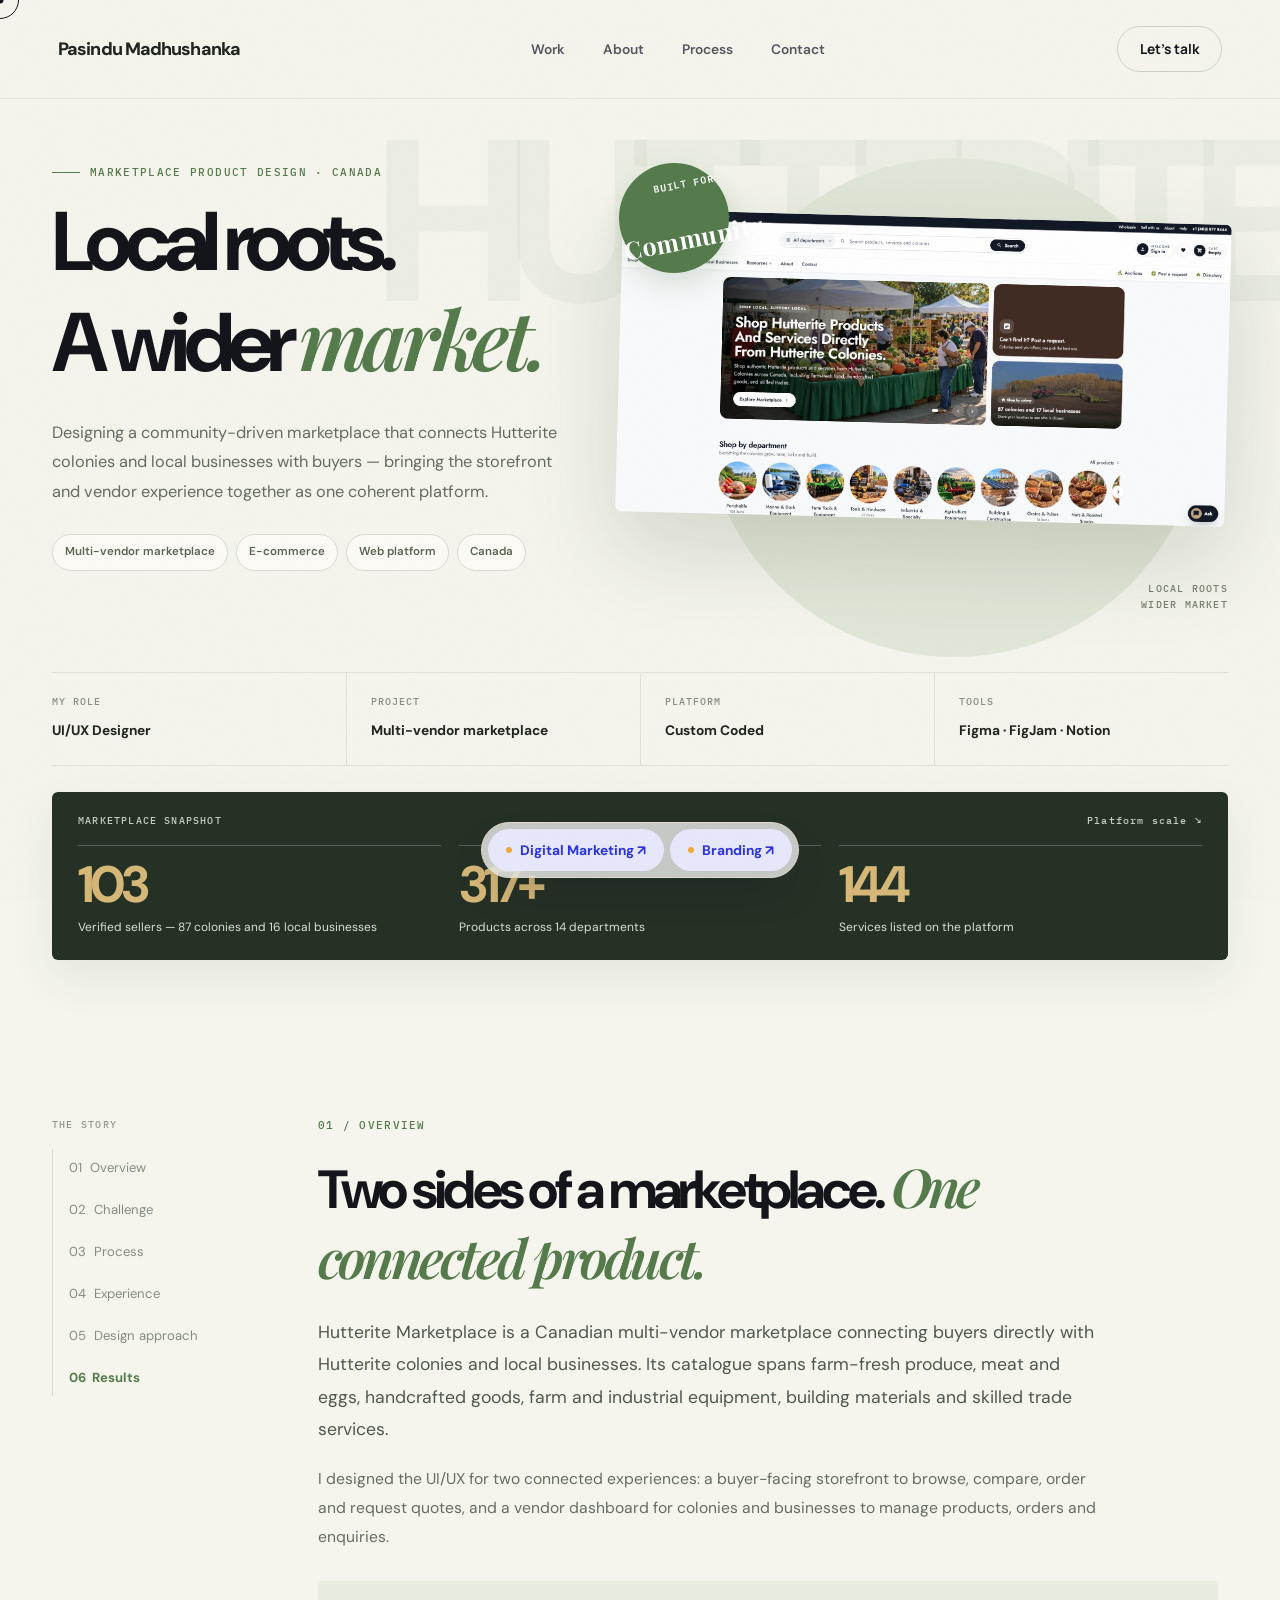
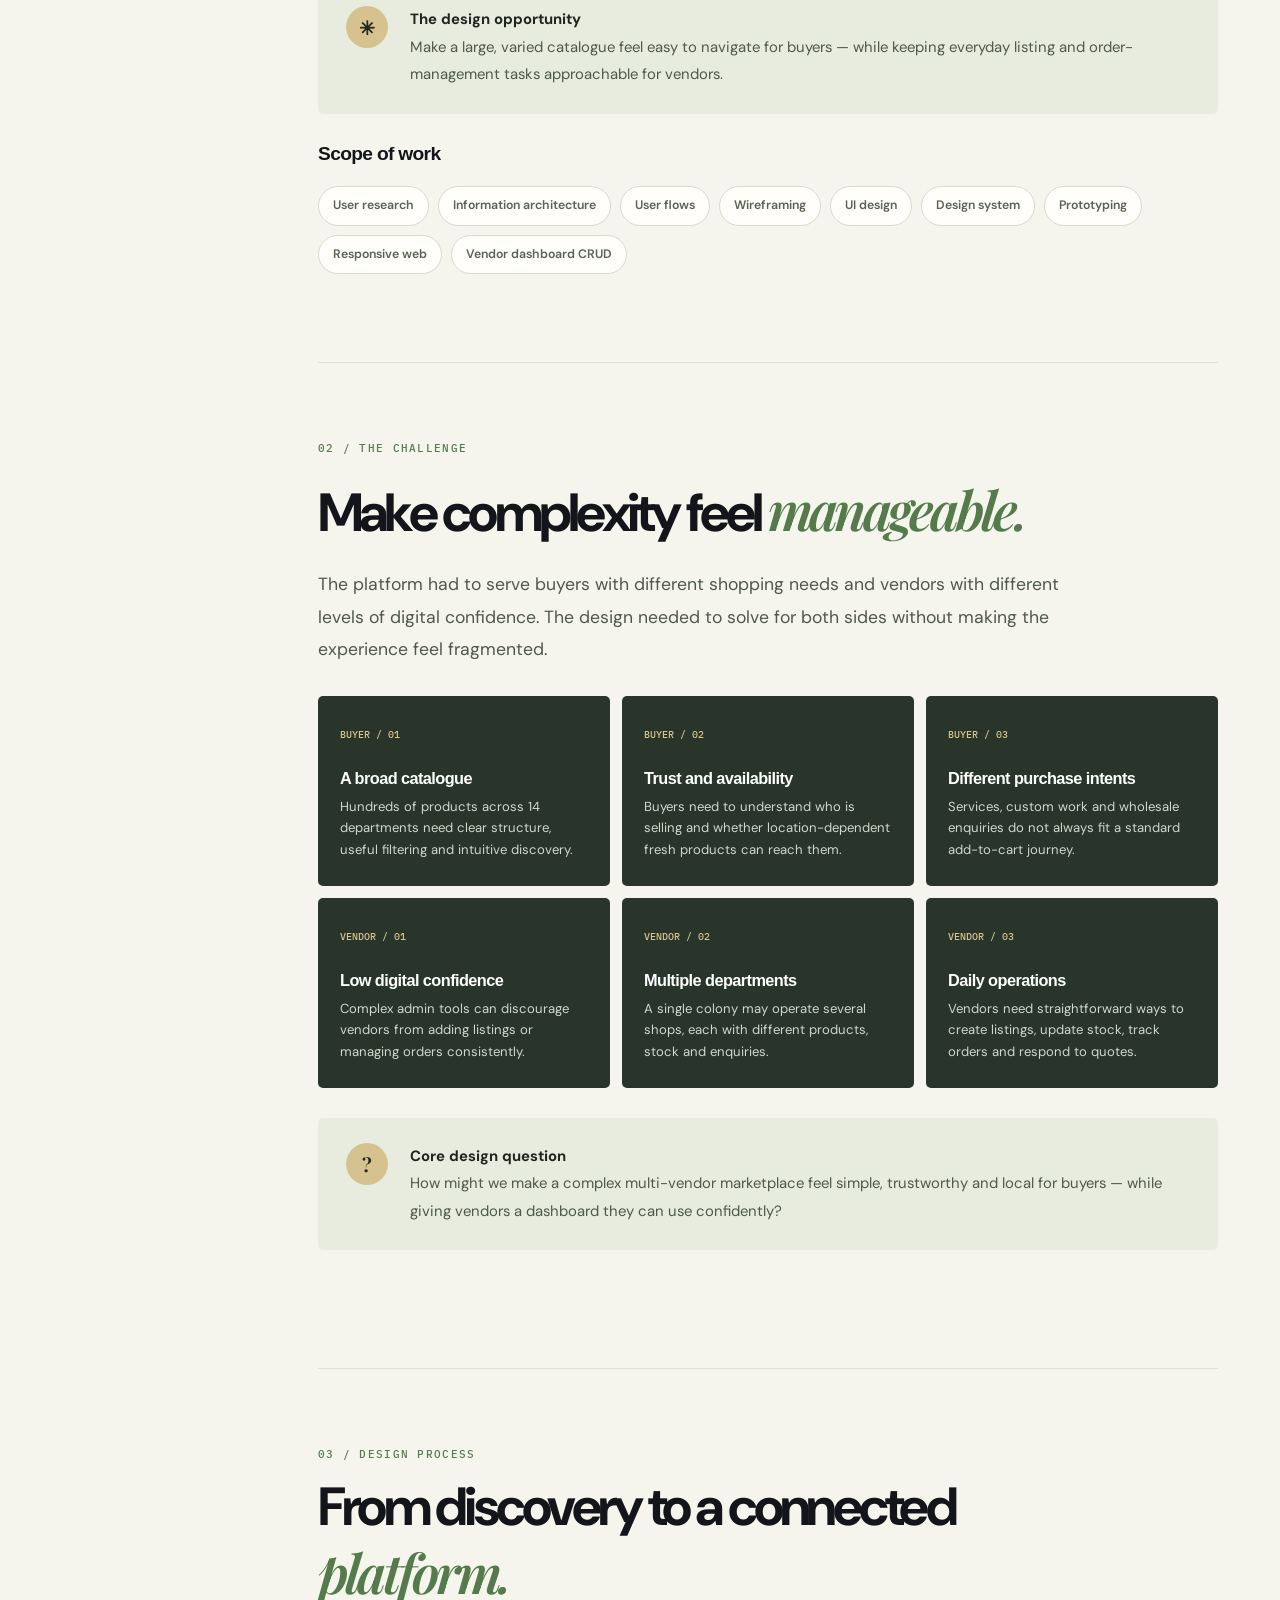
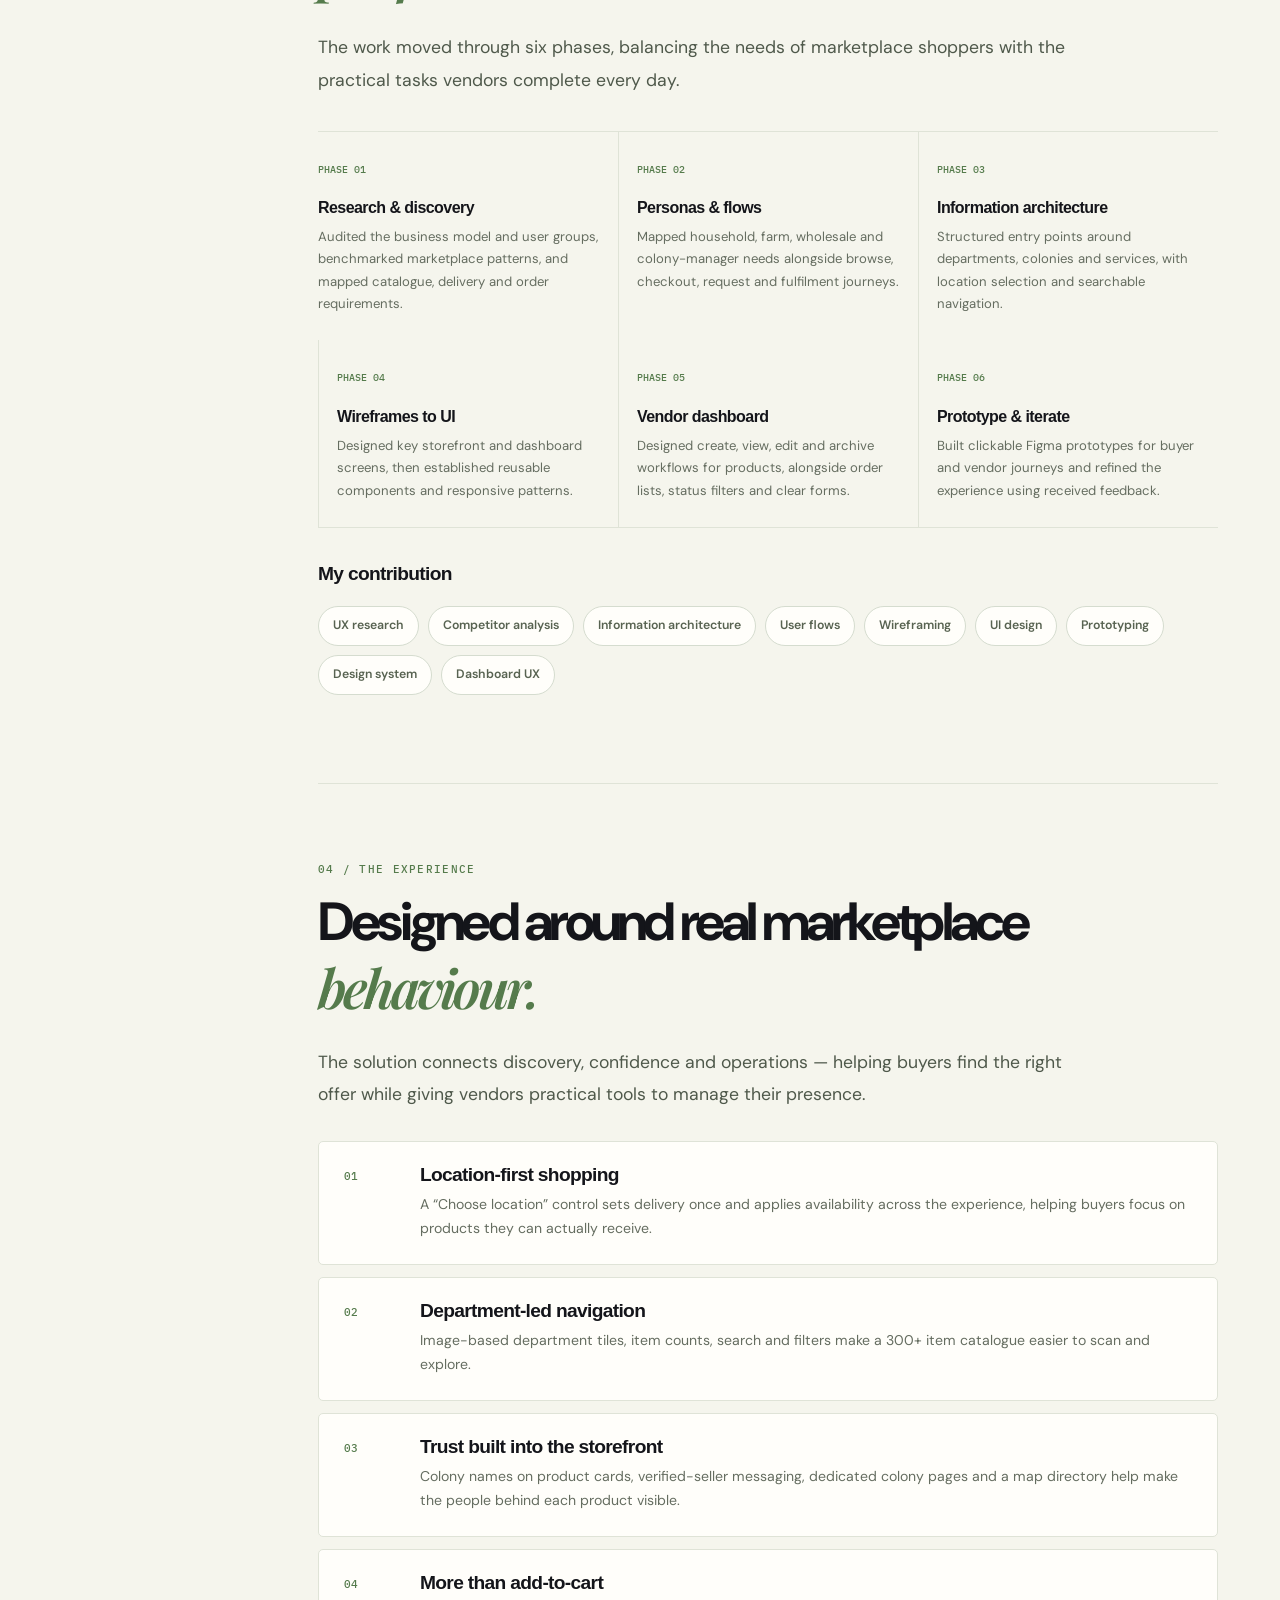
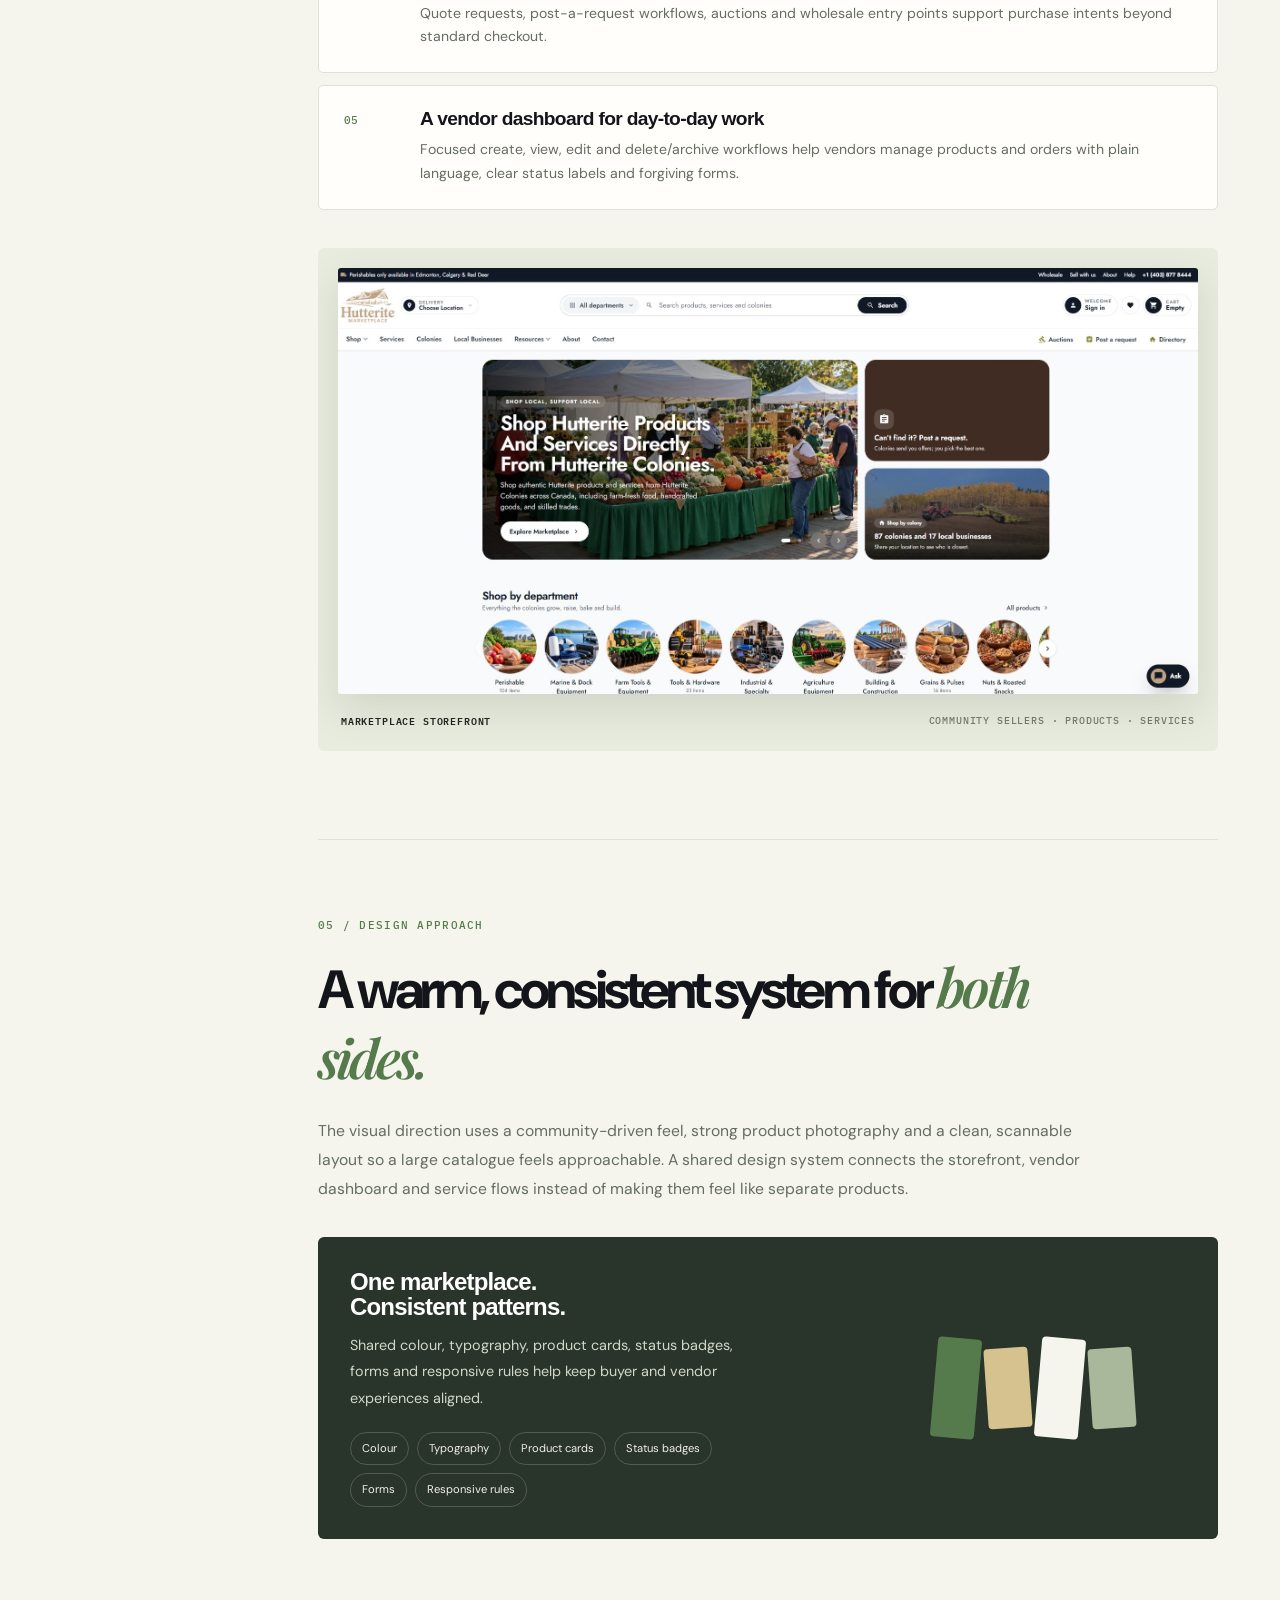
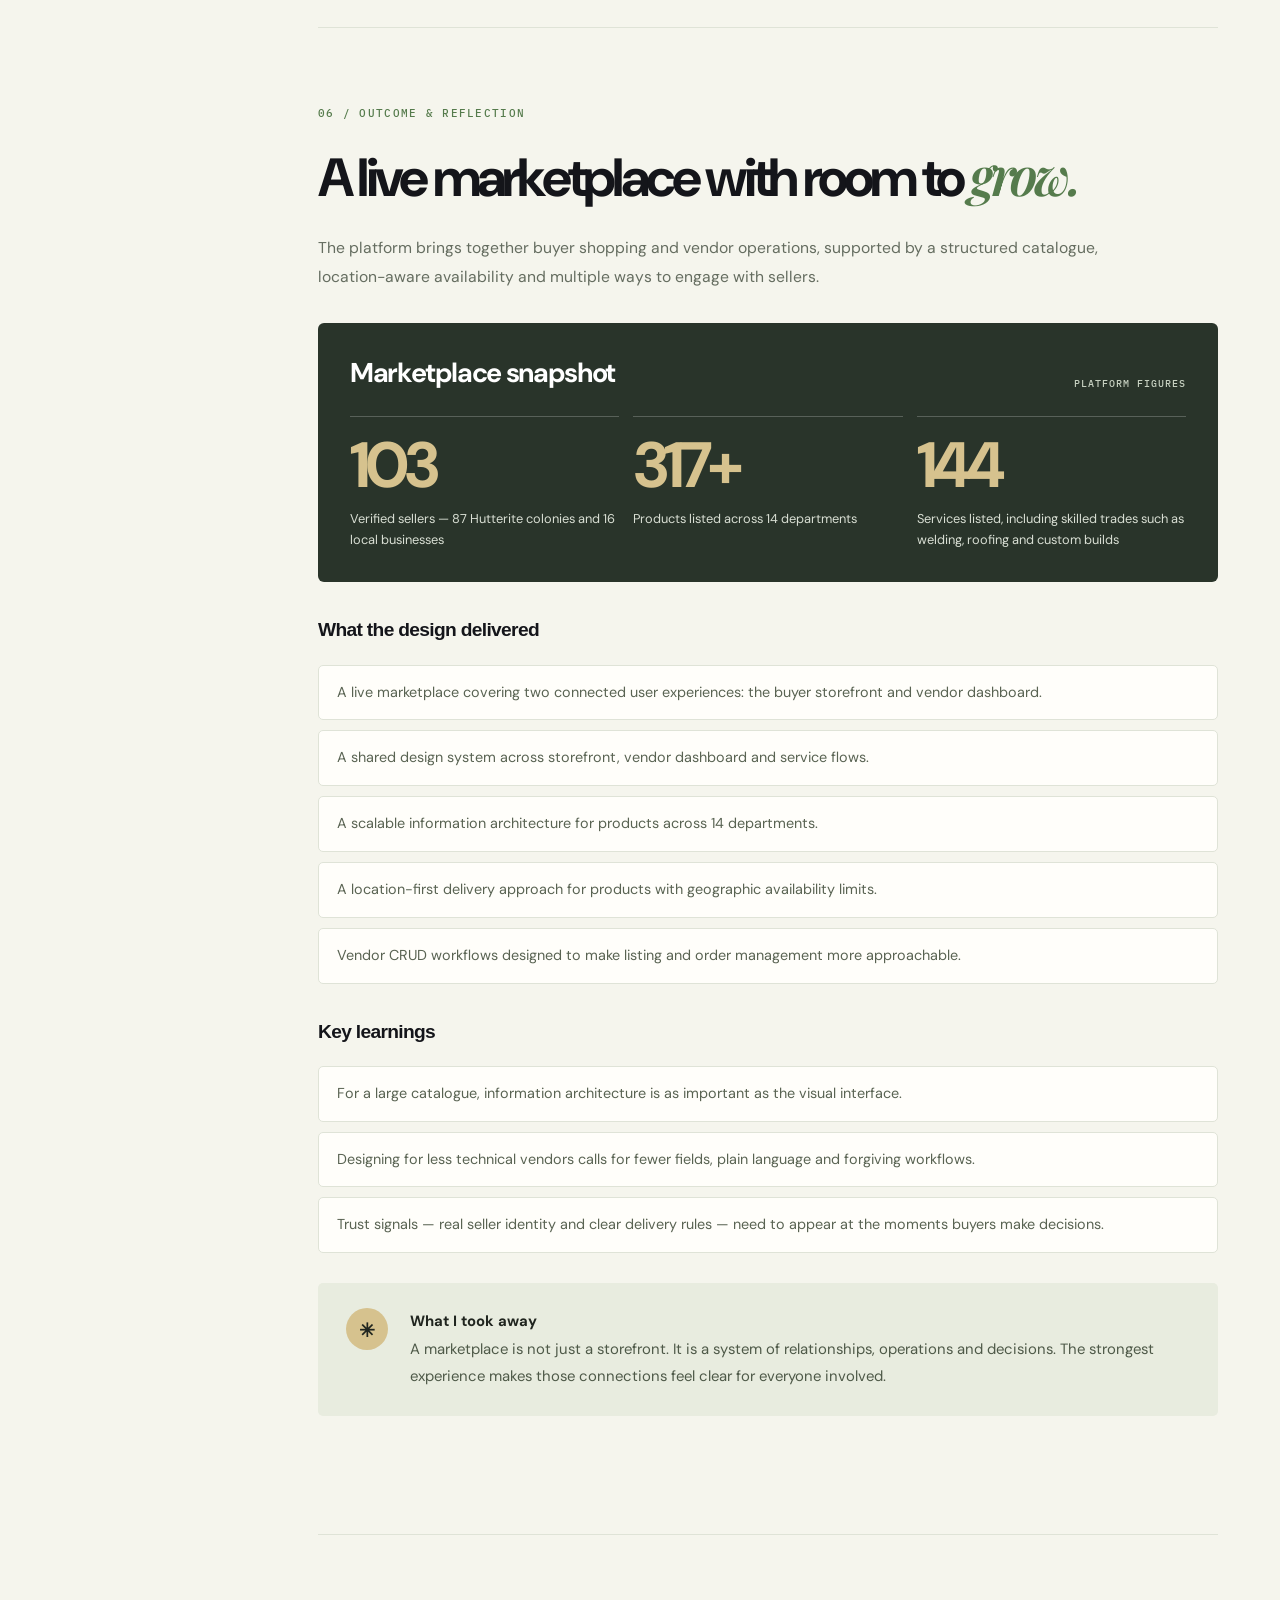
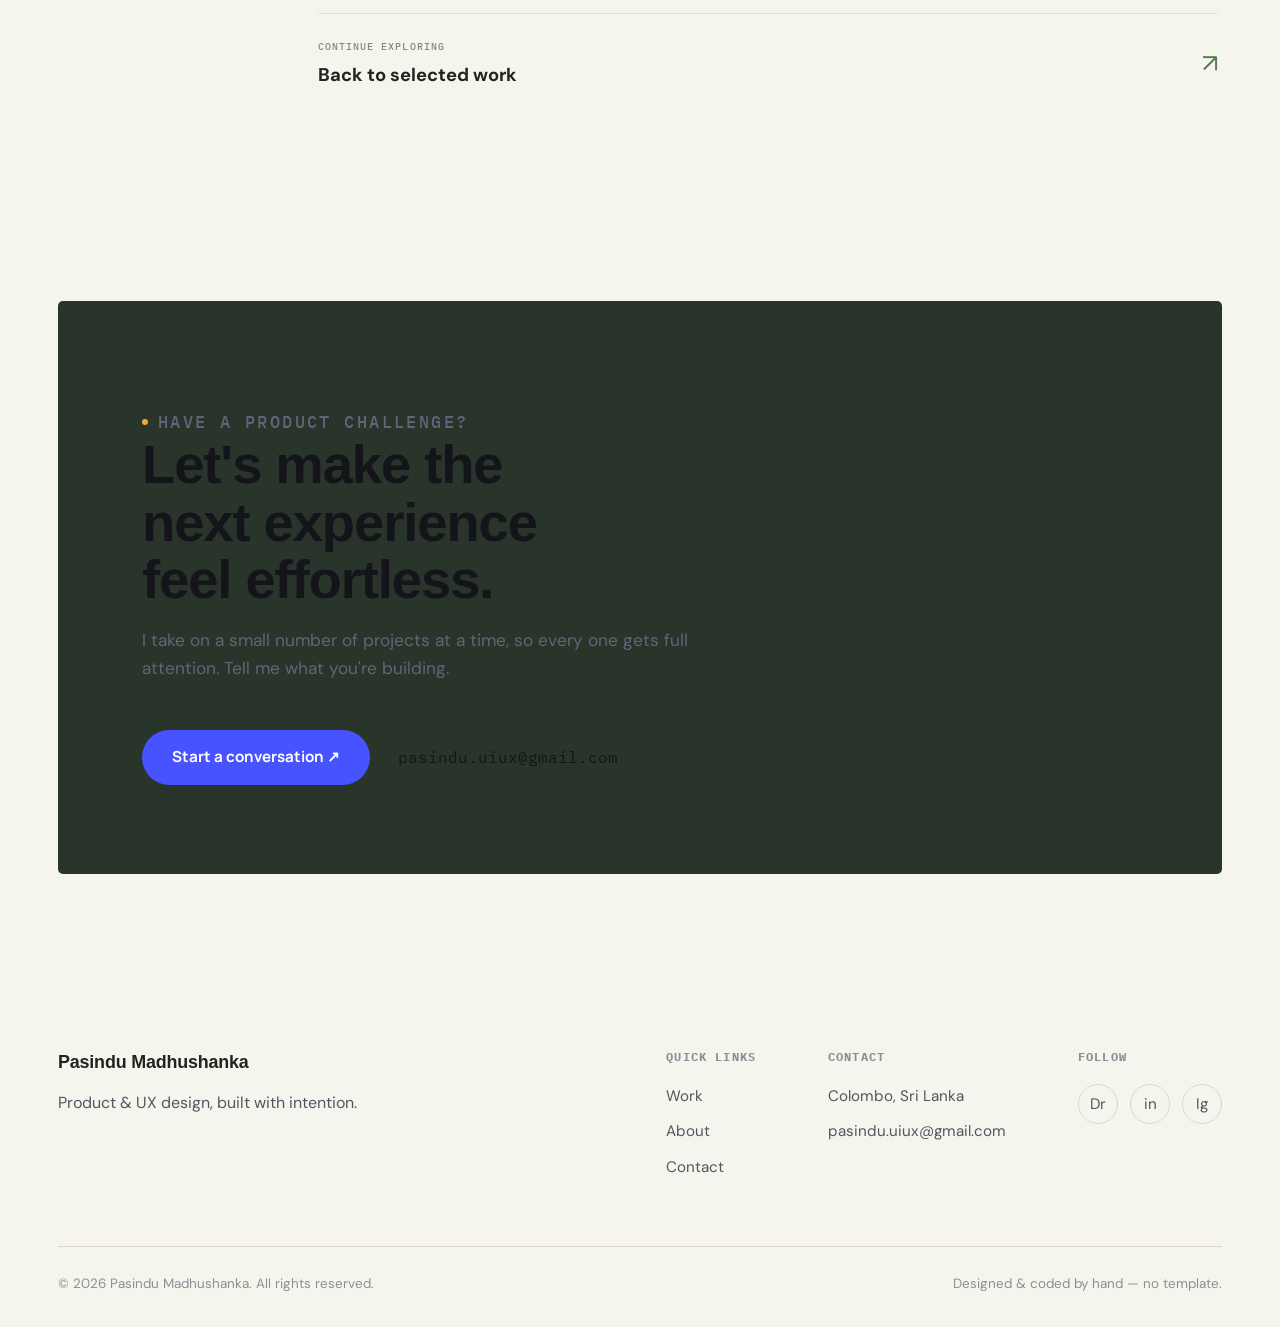
<file: hutterite-case-study.html>
<!doctype html>
<html lang="en">
<head>
<meta charset="utf-8"><meta name="viewport" content="width=device-width, initial-scale=1">
<title>Hutterite Marketplace — Product Design Case Study — Pasindu Madhushanka</title>
<meta name="description" content="A product design case study for a Canadian multi-vendor marketplace connecting buyers with Hutterite colonies and local businesses.">
<link rel="preconnect" href="https://fonts.googleapis.com"><link rel="preconnect" href="https://fonts.gstatic.com" crossorigin>
<link href="https://fonts.googleapis.com/css2?family=DM+Sans:wght@400;500;600;700;800&family=Manrope:wght@400;500;600;700;800&family=Playfair+Display:ital,wght@0,600;0,700;1,600;1,700&family=IBM+Plex+Mono:wght@400;500;600&display=swap" rel="stylesheet">
<link rel="stylesheet" href="styles.css">
<style>
:root{--fc-paper:#f5f5ed;--fc-white:#fffefa;--fc-ink:#20251f;--fc-muted:#74796e;--fc-line:#dfe3d7;--fc-red:#557b4c;--fc-orange:#c89b58;--fc-green:#668b52;--fc-yellow:#e5d7a7;--fc-serif:'Playfair Display',Georgia,serif;--fc-sans:'DM Sans',Manrope,sans-serif}
html{scroll-behavior:smooth;scroll-padding-top:110px}body{background:var(--fc-paper);color:var(--fc-ink);font-family:var(--fc-sans)}.page-veil{display:none}.site-header{background:rgba(245,245,237,.9);backdrop-filter:blur(18px);border-bottom:1px solid rgba(32,37,31,.08)}.site-header .logo{font-family:var(--fc-sans);font-weight:800;letter-spacing:-.05em}.nav-links a{font-size:.86rem}.btn-outline{border-color:#cbd2c4}
.fc-wrap{max-width:1240px;margin:auto;padding:0 32px;position:relative;z-index:1}.fc-hero{padding:52px 0 76px;overflow:hidden;position:relative}.fc-hero:before{content:'HUTTERITE';position:absolute;right:-.06em;top:130px;font:800 clamp(7rem,18vw,18rem)/.8 var(--fc-sans);letter-spacing:-.1em;color:rgba(85,123,76,.055);pointer-events:none}.fc-breadcrumb{display:flex;gap:10px;align-items:center;font:500 .68rem 'IBM Plex Mono',monospace;text-transform:uppercase;letter-spacing:.08em;color:#858b7e;margin-bottom:52px}.fc-breadcrumb a{color:inherit;text-decoration:none}.fc-breadcrumb .slash{color:#bdc5b5}.fc-kicker{display:flex;align-items:center;gap:10px;font:500 .7rem 'IBM Plex Mono',monospace;text-transform:uppercase;letter-spacing:.12em;color:var(--fc-red);margin-bottom:22px}.fc-kicker:before{content:'';width:28px;height:1px;background:var(--fc-red)}
.fc-hero-grid{display:grid;grid-template-columns:minmax(0,.92fr) minmax(420px,1.08fr);gap:48px;align-items:center}.fc-hero h1{font:700 clamp(3.2rem,6.5vw,6.5rem)/.98 var(--fc-sans);letter-spacing:-.085em;max-width:700px;margin:0}.fc-hero h1 em{font:italic 600 .98em var(--fc-serif);letter-spacing:-.065em;color:var(--fc-red)}.fc-lede{font-size:1.02rem;line-height:1.8;color:#656d60;max-width:550px;margin:27px 0 28px}.fc-chips{display:flex;flex-wrap:wrap;gap:8px}.fc-chip{padding:8px 12px;border:1px solid #d5dccf;border-radius:99px;font-size:.72rem;font-weight:600;color:#596451;background:rgba(255,254,250,.7)}
.fc-hero-art{position:relative;min-height:500px;display:flex;align-items:center;justify-content:center}.fc-hero-art:before{content:'';position:absolute;width:82%;aspect-ratio:1;border-radius:50%;background:#e2e8d9;right:4%;top:8%}.fc-hero-art:after{content:'LOCAL ROOTS\A WIDER MARKET';white-space:pre;position:absolute;right:0;bottom:1%;font:500 .65rem/1.6 'IBM Plex Mono',monospace;letter-spacing:.12em;color:#78816f;text-align:right}.fc-hero-art img{position:relative;width:100%;max-width:620px;border-radius:6px;box-shadow:0 35px 90px rgba(43,61,37,.16);transform:rotate(1.5deg);z-index:1}.fc-stamp{position:absolute;z-index:2;left:0;top:9%;width:110px;height:110px;border-radius:50%;background:var(--fc-red);color:#fff;display:grid;place-items:center;text-align:center;font:600 .62rem/1.35 'IBM Plex Mono',monospace;letter-spacing:.08em;transform:rotate(-11deg);box-shadow:0 12px 30px #557b4c35}.fc-stamp b{display:block;font:700 1.55rem var(--fc-serif)}
.fc-project-bar{display:grid;grid-template-columns:repeat(4,1fr);border-top:1px solid var(--fc-line);border-bottom:1px solid var(--fc-line);margin-top:54px}.fc-meta{padding:22px 18px 22px 0}.fc-meta+.fc-meta{padding-left:24px;border-left:1px solid var(--fc-line)}.fc-meta span{display:block;font:500 .62rem 'IBM Plex Mono',monospace;text-transform:uppercase;letter-spacing:.1em;color:#899080;margin-bottom:9px}.fc-meta strong{font-size:.86rem;font-weight:700}
.fc-top-results{margin-top:26px;padding:22px 26px 24px;background:#263126;color:#fff;border-radius:6px;box-shadow:0 18px 45px rgba(43,61,37,.08)}.fc-top-results-head{display:flex;justify-content:space-between;gap:16px;font:500 .62rem 'IBM Plex Mono',monospace;letter-spacing:.12em;color:#c6d0c0}.fc-top-result-grid{display:grid;grid-template-columns:repeat(3,1fr);gap:18px;margin-top:18px}.fc-top-result-grid>div{border-top:1px solid #ffffff38;padding-top:13px}.fc-top-result-grid strong{display:block;font:700 clamp(2rem,4vw,3.2rem)/1 var(--fc-sans);letter-spacing:-.08em;color:#d6b878}.fc-top-result-grid span{display:block;margin-top:8px;color:#d9dfd4;font-size:.75rem;line-height:1.5}
.fc-layout{display:grid;grid-template-columns:190px minmax(0,1fr);gap:76px;max-width:1240px;margin:0 auto;padding:82px 32px 96px}.fc-side{position:relative}.fc-side-inner{position:sticky;top:112px}.fc-side-label{font:500 .64rem 'IBM Plex Mono',monospace;letter-spacing:.12em;text-transform:uppercase;color:#929989;margin-bottom:18px}.fc-side nav{display:flex;flex-direction:column;gap:5px;border-left:1px solid #d5dccf;padding-left:16px}.fc-side nav a{text-decoration:none;color:#858d7d;font-size:.82rem;padding:8px 0;transition:.2s}.fc-side nav a:hover,.fc-side nav a.active{color:var(--fc-red);font-weight:700}.fc-content{min-width:0;max-width:900px}.fc-section{padding:0 0 88px;margin-bottom:78px;border-bottom:1px solid var(--fc-line)}.fc-section:last-child{border:0;margin-bottom:0}.fc-eyebrow{font:500 .67rem 'IBM Plex Mono',monospace;letter-spacing:.12em;text-transform:uppercase;color:var(--fc-red);margin:0 0 18px}.fc-section h2{font:700 clamp(2.2rem,4.2vw,4rem)/1.06 var(--fc-sans);letter-spacing:-.07em;max-width:790px;margin:0 0 24px}.fc-section h2 em{font:italic 600 1em var(--fc-serif);color:var(--fc-red)}.fc-section h3{font-size:1.2rem;letter-spacing:-.035em;margin:0 0 12px}.fc-section p{font-size:.98rem;line-height:1.85;color:#656d60;max-width:780px;margin:0 0 18px}.fc-section .fc-intro{font-size:1.1rem;line-height:1.85;color:#4f594b;max-width:780px}
.fc-note{background:#e8ecdf;border-radius:5px;padding:25px 28px;margin:30px 0;display:grid;grid-template-columns:46px 1fr;gap:18px;align-items:start}.fc-note-mark{width:42px;height:42px;border-radius:50%;background:#d6c28e;display:grid;place-items:center;font:700 1.2rem var(--fc-serif)}.fc-note p{margin:0;color:#4e5948;font-size:.93rem}.fc-note strong{color:var(--fc-ink)}.fc-audience,.fc-problem-grid,.fc-principles{display:grid;grid-template-columns:repeat(3,1fr);gap:12px;margin:30px 0}.fc-audience-card,.fc-principle{padding:23px 22px;background:var(--fc-white);border:1px solid var(--fc-line);border-radius:5px;min-height:150px}.fc-audience-card span,.fc-principle .n{font:500 .65rem 'IBM Plex Mono',monospace;color:var(--fc-red)}.fc-audience-card p,.fc-principle p{font-size:.86rem;line-height:1.7;margin:18px 0 0;color:#626b5d}.fc-problem{background:#29342a;color:#fff;border-radius:5px;padding:24px 22px;min-height:190px;position:relative;overflow:hidden}.fc-problem .n{font:500 .65rem 'IBM Plex Mono',monospace;color:#d6c28e}.fc-problem h3{font-size:1.02rem;margin:24px 0 9px;color:#fff}.fc-problem p{font-size:.82rem;line-height:1.65;color:#d0d8ca;margin:0}.fc-insights{display:grid;grid-template-columns:1fr 1fr;gap:0;border-top:1px solid var(--fc-line);margin-top:28px}.fc-insight{padding:21px 24px 21px 0;border-bottom:1px solid var(--fc-line);display:grid;grid-template-columns:32px 1fr;gap:12px}.fc-insight:nth-child(odd){border-right:1px solid var(--fc-line)}.fc-insight:nth-child(even){padding-left:24px}.fc-insight b{font:500 .68rem 'IBM Plex Mono',monospace;color:var(--fc-red)}.fc-insight p{font-size:.87rem;line-height:1.65;margin:0}.fc-process{display:grid;grid-template-columns:repeat(3,1fr);gap:0;margin-top:34px;border-top:1px solid var(--fc-line);border-bottom:1px solid var(--fc-line)}.fc-phase{padding:23px 18px 25px 0}.fc-phase+.fc-phase{padding-left:18px;border-left:1px solid var(--fc-line)}.fc-phase span{font:500 .65rem 'IBM Plex Mono',monospace;color:var(--fc-red)}.fc-phase h3{font-size:1rem;margin:20px 0 9px}.fc-phase p{font-size:.82rem;line-height:1.7;margin:0}.fc-responsibilities{display:flex;flex-wrap:wrap;gap:9px;margin-top:22px}.fc-responsibilities span{border:1px solid #d5dccf;background:#fffefa;border-radius:99px;padding:9px 14px;font-size:.77rem;font-weight:600;color:#586351}.fc-feature-list{display:grid;gap:12px;margin-top:30px}.fc-feature{padding:23px 25px;background:#fffefa;border:1px solid var(--fc-line);border-radius:5px;display:grid;grid-template-columns:58px 1fr;gap:18px}.fc-feature .n{font:500 .7rem 'IBM Plex Mono',monospace;color:var(--fc-red);padding-top:4px}.fc-feature h3{margin:0 0 8px}.fc-feature p{font-size:.88rem;line-height:1.7;margin:0}.fc-image-feature{margin:38px 0 0;background:#e8ecdf;border-radius:6px;padding:20px;overflow:hidden}.fc-image-feature img{display:block;width:100%;height:auto;border-radius:3px;box-shadow:0 15px 40px rgba(36,51,32,.12)}.fc-image-caption{display:flex;justify-content:space-between;gap:18px;align-items:center;padding:17px 3px 2px;color:#707a6a;font:500 .65rem 'IBM Plex Mono',monospace;text-transform:uppercase;letter-spacing:.08em}.fc-image-caption strong{color:var(--fc-ink);font-weight:600}.fc-design-system{margin-top:34px;background:#29342a;color:#fff;border-radius:6px;padding:32px;display:grid;grid-template-columns:1fr 1fr;gap:28px;align-items:center}.fc-design-system h3{font-size:1.5rem;color:#fff;margin-bottom:12px}.fc-design-system p{color:#d0d8ca;font-size:.9rem;margin:0}.fc-token-list{display:flex;flex-wrap:wrap;gap:8px;margin-top:20px}.fc-token-list span{border:1px solid #ffffff30;border-radius:99px;padding:7px 11px;font-size:.7rem;color:#f1f0e7}.fc-palette{display:flex;gap:8px;align-items:center;justify-content:flex-end}.fc-palette i{display:block;width:44px;height:100px;border-radius:4px;transform:rotate(5deg)}.fc-palette i:nth-child(2n){transform:rotate(-4deg);height:80px}.fc-palette i:nth-child(1){background:#557b4c}.fc-palette i:nth-child(2){background:#d6c28e}.fc-palette i:nth-child(3){background:#f5f5ed}.fc-palette i:nth-child(4){background:#a9b89b}.fc-palette i:nth-child(5){background:#29342a}.fc-results{background:#29342a;color:#fff;border-radius:6px;padding:32px;margin-top:32px}.fc-results-head{display:flex;justify-content:space-between;gap:18px;align-items:end;margin-bottom:26px}.fc-results-head h3{color:#fff;font:700 1.7rem var(--fc-sans);letter-spacing:-.05em;margin:0}.fc-results-head span{font:500 .62rem 'IBM Plex Mono',monospace;color:#c6d0c0;text-transform:uppercase;letter-spacing:.1em}.fc-result-grid{display:grid;grid-template-columns:repeat(3,1fr);gap:14px}.fc-result{border-top:1px solid #ffffff38;padding-top:17px}.fc-result strong{display:block;font:700 clamp(2.5rem,5vw,4rem)/1 var(--fc-sans);letter-spacing:-.08em;color:#d6c28e}.fc-result span{display:block;color:#d9dfd4;font-size:.8rem;line-height:1.6;margin-top:11px}.fc-result-note{font-size:.68rem!important;color:#aeb9a8!important;margin:22px 0 0!important;line-height:1.6!important}.fc-outcome-list{display:grid;gap:10px;margin-top:24px}.fc-outcome-list div{padding:15px 18px;border:1px solid var(--fc-line);border-radius:5px;background:#fffefa;color:#596352;font-size:.9rem;line-height:1.65}.fc-side nav a.active{color:var(--fc-red)}.fc-next{display:flex;justify-content:space-between;align-items:center;padding:25px 0;border-top:1px solid var(--fc-line);text-decoration:none;color:var(--fc-ink)}.fc-next span{display:block;font:500 .65rem 'IBM Plex Mono',monospace;color:#828a7b;text-transform:uppercase;letter-spacing:.1em}.fc-next strong{display:block;font-size:1.15rem;margin-top:8px}.fc-next .arrow{font-size:1.6rem;color:var(--fc-red)}.fc-cta{background:#29342a!important}
@media(max-width:900px){.fc-hero-grid{grid-template-columns:1fr;gap:18px}.fc-hero-art{min-height:390px}.fc-hero-art img{max-width:680px}.fc-layout{grid-template-columns:1fr;gap:0;padding-top:60px}.fc-side{display:none}.fc-project-bar{grid-template-columns:repeat(2,1fr)}.fc-meta:nth-child(3){border-left:0;padding-left:0;border-top:1px solid var(--fc-line)}.fc-meta:nth-child(4){border-top:1px solid var(--fc-line)}.fc-process{grid-template-columns:repeat(2,1fr)}.fc-phase:nth-child(3),.fc-phase:nth-child(5){border-left:0;padding-left:0}.fc-phase:nth-child(n+3){border-top:1px solid var(--fc-line)}}
@media(max-width:600px){.fc-wrap{padding:0 20px}.fc-hero{padding:32px 0 52px}.fc-breadcrumb{margin-bottom:36px}.fc-hero h1{font-size:clamp(2.9rem,14vw,4.7rem)}.fc-hero-art{min-height:290px}.fc-stamp{width:78px;height:78px;font-size:.5rem}.fc-stamp b{font-size:1.2rem}.fc-project-bar{margin-top:34px}.fc-meta{padding:16px 8px 16px 0}.fc-meta+.fc-meta{padding-left:13px}.fc-meta strong{font-size:.77rem}.fc-top-results{padding:19px}.fc-top-result-grid{gap:10px}.fc-top-result-grid strong{font-size:1.9rem}.fc-top-result-grid span{font-size:.66rem}.fc-layout{padding:54px 20px 66px}.fc-section{padding-bottom:60px;margin-bottom:56px}.fc-audience,.fc-problem-grid,.fc-principles{grid-template-columns:1fr}.fc-audience-card,.fc-problem{min-height:0}.fc-insights{grid-template-columns:1fr}.fc-insight:nth-child(odd){border-right:0}.fc-insight:nth-child(even){padding-left:0}.fc-process{grid-template-columns:1fr}.fc-phase,.fc-phase+.fc-phase{padding:19px 0;border-left:0;border-top:1px solid var(--fc-line)}.fc-phase:first-child{border-top:0}.fc-feature{grid-template-columns:34px 1fr;padding:19px 17px}.fc-design-system{grid-template-columns:1fr;padding:24px}.fc-palette{justify-content:flex-start}.fc-palette i{height:70px;width:35px}.fc-palette i:nth-child(2n){height:56px}.fc-result-grid{grid-template-columns:1fr;gap:20px}.fc-results{padding:24px}.fc-results-head{display:block}.fc-results-head span{display:block;margin-top:10px}.fc-image-feature{padding:11px}.fc-image-caption{display:block;line-height:1.8}.fc-image-caption strong{display:block}.fc-section h2{font-size:2.45rem}}
</style>
</head>
<body>
<a class="skip-link" href="#main">Skip to content</a><div class="scroll-progress" aria-hidden="true"></div>
<header class="site-header"><div class="container nav-inner"><a class="logo" href="index.html">Pasindu&nbsp;Madhushanka</a><nav class="nav-links" aria-label="Primary"><a href="index.html#work">Work</a><a href="index.html#about">About</a><a href="index.html#process">Process</a><a href="index.html#contact">Contact</a></nav><div class="nav-right"><a class="btn btn-outline btn-sm" href="index.html#contact">Let's talk</a><button class="menu-toggle" aria-label="Open menu" aria-expanded="false"><span></span><span></span><span></span></button></div></div></header>
<div class="mobile-menu" id="mobileMenu"><span class="mono-tag">Menu — 01 / 04</span><a href="index.html#work">Work</a><a href="index.html#about">About</a><a href="index.html#process">Process</a><a href="index.html#contact">Contact</a><a class="btn btn-primary mobile-cta" href="index.html#contact">Start a project</a></div>
<main id="main">
<section class="fc-hero"><div class="fc-wrap"><nav class="fc-breadcrumb" aria-label="Breadcrumb"><a href="index.html">Home</a><span class="slash">/</span><a href="index.html#work">Selected work</a><span class="slash">/</span><span>Hutterite Marketplace</span></nav>
<div class="fc-hero-grid"><div><div class="fc-kicker">Marketplace product design · Canada</div><h1>Local roots.<br>A wider <em>market.</em></h1><p class="fc-lede">Designing a community-driven marketplace that connects Hutterite colonies and local businesses with buyers — bringing the storefront and vendor experience together as one coherent platform.</p><div class="fc-chips"><span class="fc-chip">Multi-vendor marketplace</span><span class="fc-chip">E-commerce</span><span class="fc-chip">Web platform</span><span class="fc-chip">Canada</span></div></div>
<div class="fc-hero-art"><div class="fc-stamp">BUILT FOR<br><b>Community</b></div><img src="Hutterite_Marketplace.jpg" alt="Hutterite Marketplace storefront design" fetchpriority="high"></div></div>
<div class="fc-project-bar"><div class="fc-meta"><span>My role</span><strong>UI/UX Designer</strong></div><div class="fc-meta"><span>Project</span><strong>Multi-vendor marketplace</strong></div><div class="fc-meta"><span>Platform</span><strong>Custom Coded</strong></div><div class="fc-meta"><span>Tools</span><strong>Figma · FigJam · Notion</strong></div></div>
<div class="fc-top-results" aria-label="Marketplace snapshot"><div class="fc-top-results-head"><span>MARKETPLACE SNAPSHOT</span><span>Platform scale ↘</span></div><div class="fc-top-result-grid"><div><strong>103</strong><span>Verified sellers — 87 colonies and 16 local businesses</span></div><div><strong>317+</strong><span>Products across 14 departments</span></div><div><strong>144</strong><span>Services listed on the platform</span></div></div></div></div></section>
<section class="fc-layout"><aside class="fc-side"><div class="fc-side-inner"><div class="fc-side-label">The story</div><nav><a href="#overview" class="active">01&nbsp; Overview</a><a href="#challenge">02&nbsp; Challenge</a><a href="#process">03&nbsp; Process</a><a href="#experience">04&nbsp; Experience</a><a href="#system">05&nbsp; Design approach</a><a href="#outcome">06&nbsp; Results</a></nav></div></aside><div class="fc-content">
<section class="fc-section" id="overview"><div class="fc-eyebrow">01 / Overview</div><h2>Two sides of a marketplace. <em>One connected product.</em></h2><p class="fc-intro">Hutterite Marketplace is a Canadian multi-vendor marketplace connecting buyers directly with Hutterite colonies and local businesses. Its catalogue spans farm-fresh produce, meat and eggs, handcrafted goods, farm and industrial equipment, building materials and skilled trade services.</p><p>I designed the UI/UX for two connected experiences: a buyer-facing storefront to browse, compare, order and request quotes, and a vendor dashboard for colonies and businesses to manage products, orders and enquiries.</p><div class="fc-note"><div class="fc-note-mark">✳</div><p><strong>The design opportunity</strong><br>Make a large, varied catalogue feel easy to navigate for buyers — while keeping everyday listing and order-management tasks approachable for vendors.</p></div><h3>Scope of work</h3><div class="fc-responsibilities"><span>User research</span><span>Information architecture</span><span>User flows</span><span>Wireframing</span><span>UI design</span><span>Design system</span><span>Prototyping</span><span>Responsive web</span><span>Vendor dashboard CRUD</span></div></section>
<section class="fc-section" id="challenge"><div class="fc-eyebrow">02 / The challenge</div><h2>Make complexity feel <em>manageable.</em></h2><p class="fc-intro">The platform had to serve buyers with different shopping needs and vendors with different levels of digital confidence. The design needed to solve for both sides without making the experience feel fragmented.</p><div class="fc-problem-grid"><article class="fc-problem"><span class="n">BUYER / 01</span><h3>A broad catalogue</h3><p>Hundreds of products across 14 departments need clear structure, useful filtering and intuitive discovery.</p></article><article class="fc-problem"><span class="n">BUYER / 02</span><h3>Trust and availability</h3><p>Buyers need to understand who is selling and whether location-dependent fresh products can reach them.</p></article><article class="fc-problem"><span class="n">BUYER / 03</span><h3>Different purchase intents</h3><p>Services, custom work and wholesale enquiries do not always fit a standard add-to-cart journey.</p></article><article class="fc-problem"><span class="n">VENDOR / 01</span><h3>Low digital confidence</h3><p>Complex admin tools can discourage vendors from adding listings or managing orders consistently.</p></article><article class="fc-problem"><span class="n">VENDOR / 02</span><h3>Multiple departments</h3><p>A single colony may operate several shops, each with different products, stock and enquiries.</p></article><article class="fc-problem"><span class="n">VENDOR / 03</span><h3>Daily operations</h3><p>Vendors need straightforward ways to create listings, update stock, track orders and respond to quotes.</p></article></div><div class="fc-note"><div class="fc-note-mark">?</div><p><strong>Core design question</strong><br>How might we make a complex multi-vendor marketplace feel simple, trustworthy and local for buyers — while giving vendors a dashboard they can use confidently?</p></div></section>
<section class="fc-section" id="process"><div class="fc-eyebrow">03 / Design process</div><h2>From discovery to a connected <em>platform.</em></h2><p class="fc-intro">The work moved through six phases, balancing the needs of marketplace shoppers with the practical tasks vendors complete every day.</p><div class="fc-process"><article class="fc-phase"><span>PHASE 01</span><h3>Research & discovery</h3><p>Audited the business model and user groups, benchmarked marketplace patterns, and mapped catalogue, delivery and order requirements.</p></article><article class="fc-phase"><span>PHASE 02</span><h3>Personas & flows</h3><p>Mapped household, farm, wholesale and colony-manager needs alongside browse, checkout, request and fulfilment journeys.</p></article><article class="fc-phase"><span>PHASE 03</span><h3>Information architecture</h3><p>Structured entry points around departments, colonies and services, with location selection and searchable navigation.</p></article><article class="fc-phase"><span>PHASE 04</span><h3>Wireframes to UI</h3><p>Designed key storefront and dashboard screens, then established reusable components and responsive patterns.</p></article><article class="fc-phase"><span>PHASE 05</span><h3>Vendor dashboard</h3><p>Designed create, view, edit and archive workflows for products, alongside order lists, status filters and clear forms.</p></article><article class="fc-phase"><span>PHASE 06</span><h3>Prototype & iterate</h3><p>Built clickable Figma prototypes for buyer and vendor journeys and refined the experience using received feedback.</p></article></div><h3 style="margin-top:36px">My contribution</h3><div class="fc-responsibilities"><span>UX research</span><span>Competitor analysis</span><span>Information architecture</span><span>User flows</span><span>Wireframing</span><span>UI design</span><span>Prototyping</span><span>Design system</span><span>Dashboard UX</span></div></section>
<section class="fc-section" id="experience"><div class="fc-eyebrow">04 / The experience</div><h2>Designed around real marketplace <em>behaviour.</em></h2><p class="fc-intro">The solution connects discovery, confidence and operations — helping buyers find the right offer while giving vendors practical tools to manage their presence.</p><div class="fc-feature-list"><article class="fc-feature"><span class="n">01</span><div><h3>Location-first shopping</h3><p>A “Choose location” control sets delivery once and applies availability across the experience, helping buyers focus on products they can actually receive.</p></div></article><article class="fc-feature"><span class="n">02</span><div><h3>Department-led navigation</h3><p>Image-based department tiles, item counts, search and filters make a 300+ item catalogue easier to scan and explore.</p></div></article><article class="fc-feature"><span class="n">03</span><div><h3>Trust built into the storefront</h3><p>Colony names on product cards, verified-seller messaging, dedicated colony pages and a map directory help make the people behind each product visible.</p></div></article><article class="fc-feature"><span class="n">04</span><div><h3>More than add-to-cart</h3><p>Quote requests, post-a-request workflows, auctions and wholesale entry points support purchase intents beyond standard checkout.</p></div></article><article class="fc-feature"><span class="n">05</span><div><h3>A vendor dashboard for day-to-day work</h3><p>Focused create, view, edit and delete/archive workflows help vendors manage products and orders with plain language, clear status labels and forgiving forms.</p></div></article></div><div class="fc-image-feature"><img src="Hutterite_Marketplace.jpg" alt="Hutterite Marketplace storefront and catalogue presentation" loading="lazy"><div class="fc-image-caption"><strong>Marketplace storefront</strong><span>Community sellers · Products · Services</span></div></div></section>
<section class="fc-section" id="system"><div class="fc-eyebrow">05 / Design approach</div><h2>A warm, consistent system for <em>both sides.</em></h2><p>The visual direction uses a community-driven feel, strong product photography and a clean, scannable layout so a large catalogue feels approachable. A shared design system connects the storefront, vendor dashboard and service flows instead of making them feel like separate products.</p><div class="fc-design-system"><div><h3>One marketplace.<br>Consistent patterns.</h3><p>Shared colour, typography, product cards, status badges, forms and responsive rules help keep buyer and vendor experiences aligned.</p><div class="fc-token-list"><span>Colour</span><span>Typography</span><span>Product cards</span><span>Status badges</span><span>Forms</span><span>Responsive rules</span></div></div><div class="fc-palette" aria-label="Marketplace visual palette"><i></i><i></i><i></i><i></i><i></i></div></div></section>
<section class="fc-section" id="outcome"><div class="fc-eyebrow">06 / Outcome & reflection</div><h2>A live marketplace with room to <em>grow.</em></h2><p>The platform brings together buyer shopping and vendor operations, supported by a structured catalogue, location-aware availability and multiple ways to engage with sellers.</p><div class="fc-results"><div class="fc-results-head"><h3>Marketplace snapshot</h3><span>Platform figures</span></div><div class="fc-result-grid"><div class="fc-result"><strong>103</strong><span>Verified sellers — 87 Hutterite colonies and 16 local businesses</span></div><div class="fc-result"><strong>317+</strong><span>Products listed across 14 departments</span></div><div class="fc-result"><strong>144</strong><span>Services listed, including skilled trades such as welding, roofing and custom builds</span></div></div></div><h3 style="margin-top:38px">What the design delivered</h3><div class="fc-outcome-list"><div>A live marketplace covering two connected user experiences: the buyer storefront and vendor dashboard.</div><div>A shared design system across storefront, vendor dashboard and service flows.</div><div>A scalable information architecture for products across 14 departments.</div><div>A location-first delivery approach for products with geographic availability limits.</div><div>Vendor CRUD workflows designed to make listing and order management more approachable.</div></div><h3 style="margin-top:38px">Key learnings</h3><div class="fc-outcome-list"><div>For a large catalogue, information architecture is as important as the visual interface.</div><div>Designing for less technical vendors calls for fewer fields, plain language and forgiving workflows.</div><div>Trust signals — real seller identity and clear delivery rules — need to appear at the moments buyers make decisions.</div></div><div class="fc-note" style="margin-top:30px"><div class="fc-note-mark">✳</div><p><strong>What I took away</strong><br>A marketplace is not just a storefront. It is a system of relationships, operations and decisions. The strongest experience makes those connections feel clear for everyone involved.</p></div></section>
<a class="fc-next" href="index.html#work"><div><span>Continue exploring</span><strong>Back to selected work</strong></div><div class="arrow">↗</div></a>
</div></section>
<section class="section section--tight"><div class="container"><div class="cta-banner fc-cta" data-reveal><div class="inner"><p class="eyebrow" style="color:#d4ddcf"><span class="dot"></span>Have a product challenge?</p><h2>Let's make the next experience feel effortless.</h2><p>I take on a small number of projects at a time, so every one gets full attention. Tell me what you're building.</p><div class="cta-actions"><a class="btn btn-on-dark magnetic" href="mailto:pasindu.uiux@gmail.com">Start a conversation ↗</a><a class="cta-email" href="mailto:pasindu.uiux@gmail.com">pasindu.uiux@gmail.com</a></div></div></div></div></section>
</main>
<footer class="footer"><div class="container"><div class="footer-top"><div class="footer-brand"><a class="logo" href="index.html">Pasindu&nbsp;Madhushanka</a><p>Product &amp; UX design, built with intention.</p></div><div class="footer-cols"><div class="footer-col"><h4>Quick links</h4><a href="index.html#work">Work</a><a href="index.html#about">About</a><a href="index.html#contact">Contact</a></div><div class="footer-col"><h4>Contact</h4><p>Colombo, Sri Lanka</p><a href="mailto:pasindu.uiux@gmail.com">pasindu.uiux@gmail.com</a></div><div class="footer-col"><h4>Follow</h4><div class="social-row"><a href="https://dribbble.com/PasinduDM" aria-label="Dribbble" target="_blank" rel="noopener">Dr</a><a href="https://www.linkedin.com/in/pasindu-uiux/" aria-label="LinkedIn" target="_blank" rel="noopener">in</a><a href="https://www.instagram.com/pasindu_uiux/" aria-label="Instagram" target="_blank" rel="noopener">Ig</a></div></div></div></div><div class="footer-bottom"><span>© 2026 Pasindu Madhushanka. All rights reserved.</span><span>Designed &amp; coded by hand — no template.</span></div></div></footer>
<nav class="float-nav" aria-label="Services"><a class="float-cta" href="digital-marketing.html">Digital Marketing ↗</a><a class="float-cta" href="branding.html">Branding ↗</a></nav>
<script src="script.js"></script><script>(()=>{const links=[...document.querySelectorAll('.fc-side nav a')];const sections=links.map(a=>document.querySelector(a.getAttribute('href'))).filter(Boolean);if(!('IntersectionObserver'in window))return;const io=new IntersectionObserver(entries=>entries.forEach(e=>{if(e.isIntersecting)links.forEach(a=>a.classList.toggle('active',a.getAttribute('href')==='#'+e.target.id))}),{rootMargin:'-25% 0px -65% 0px'});sections.forEach(s=>io.observe(s))})();</script>
</body></html>
</file>
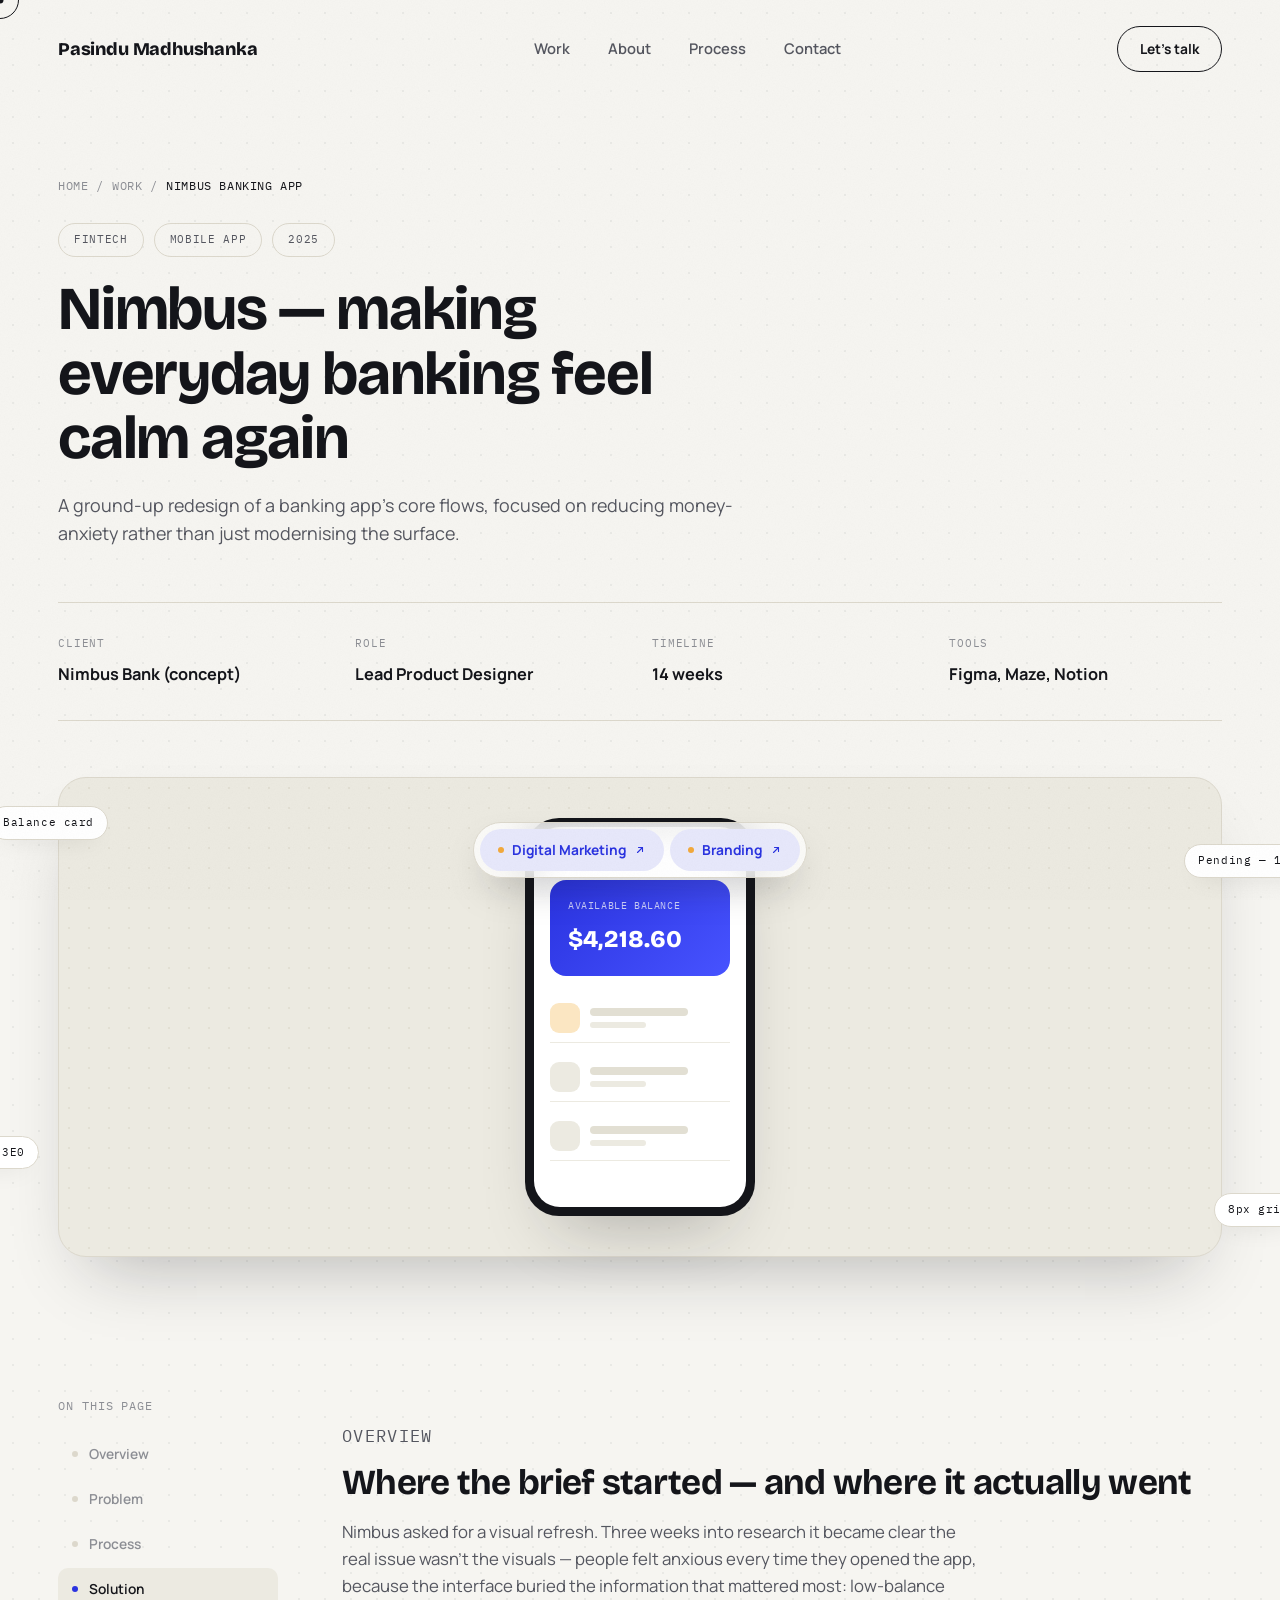
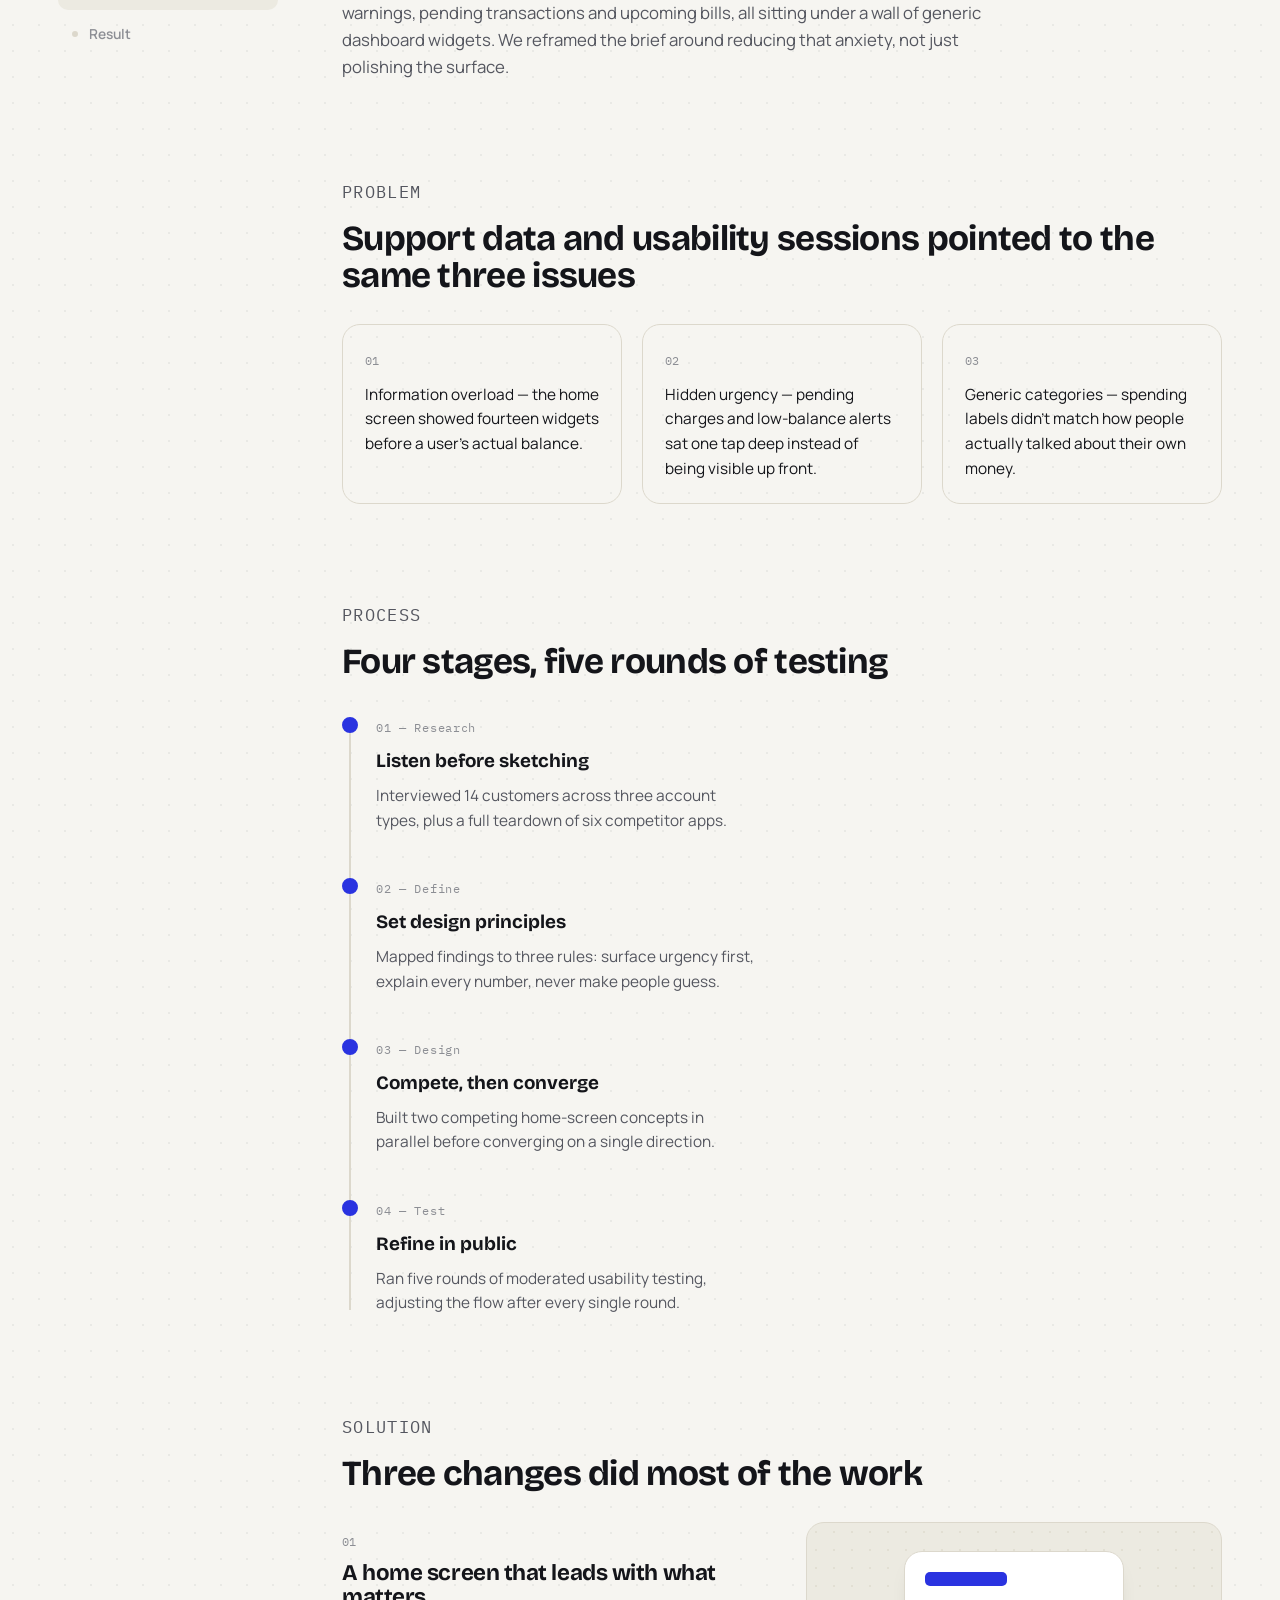
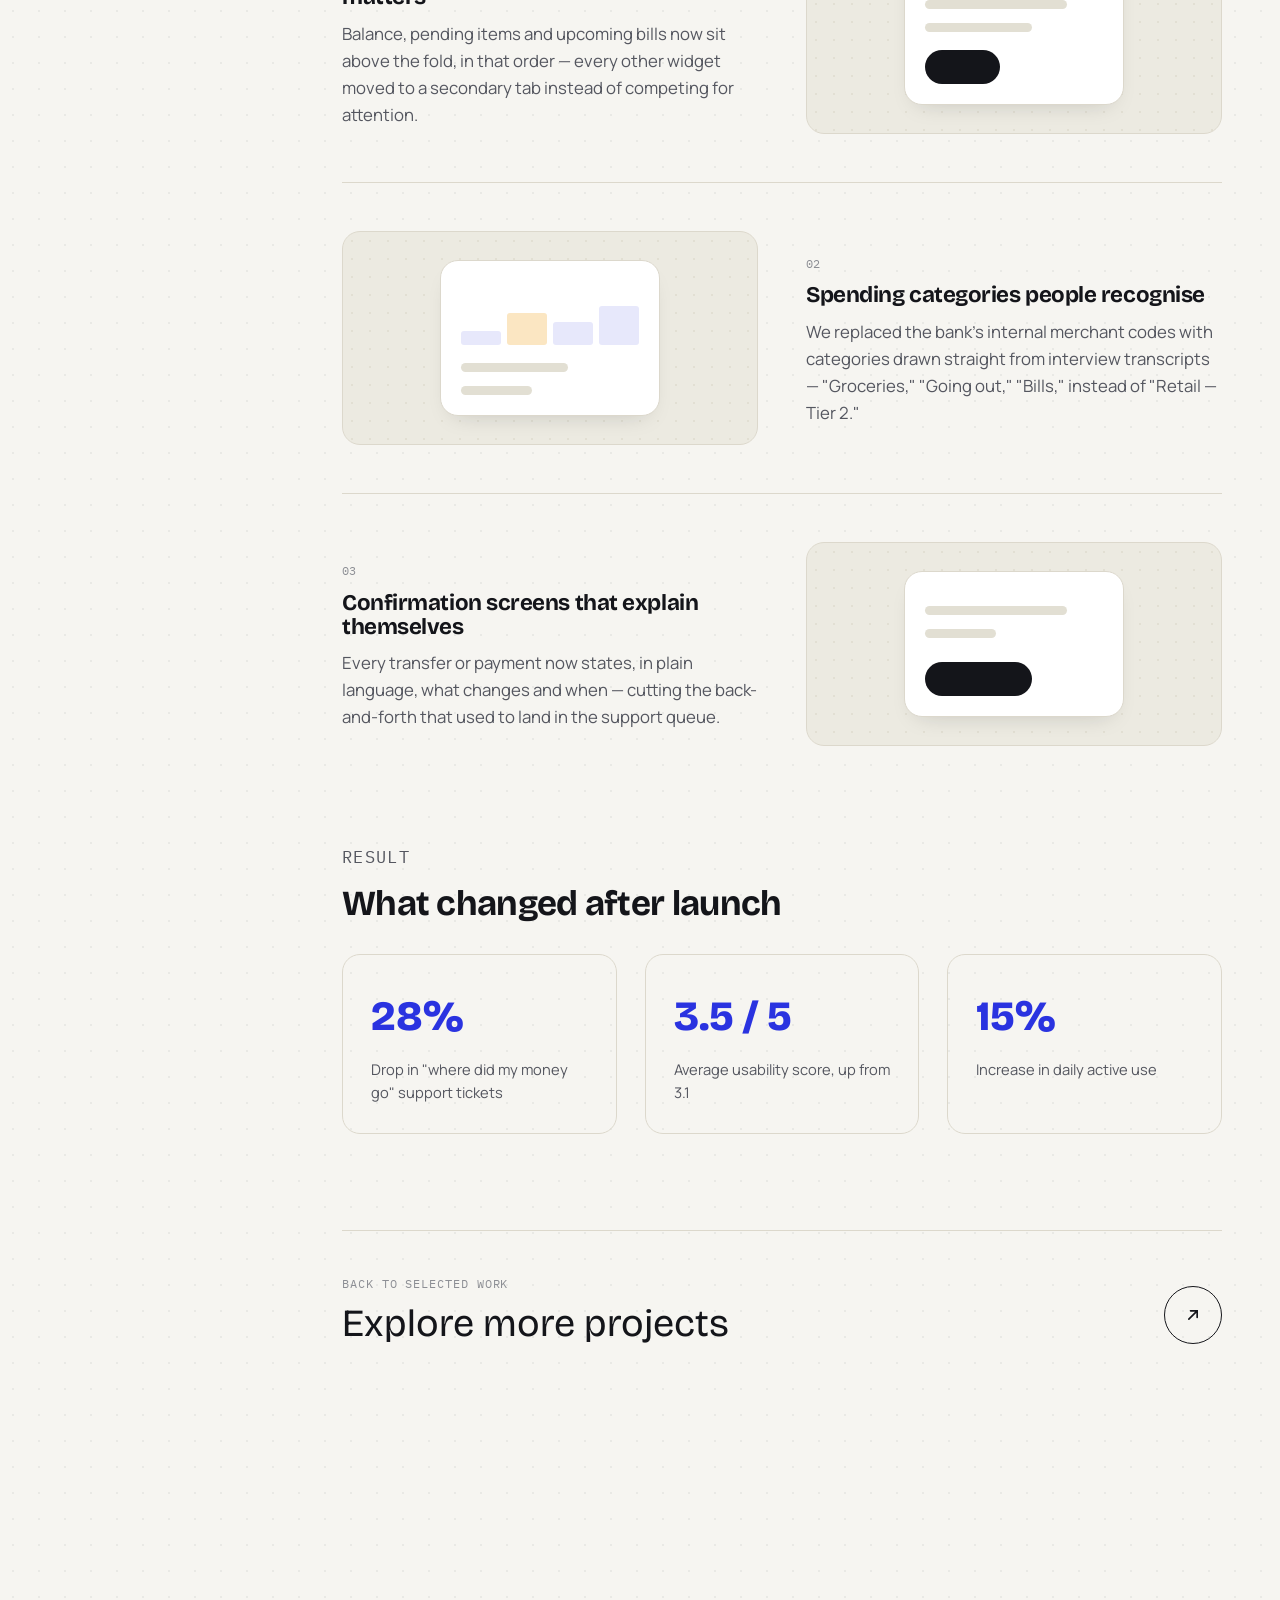
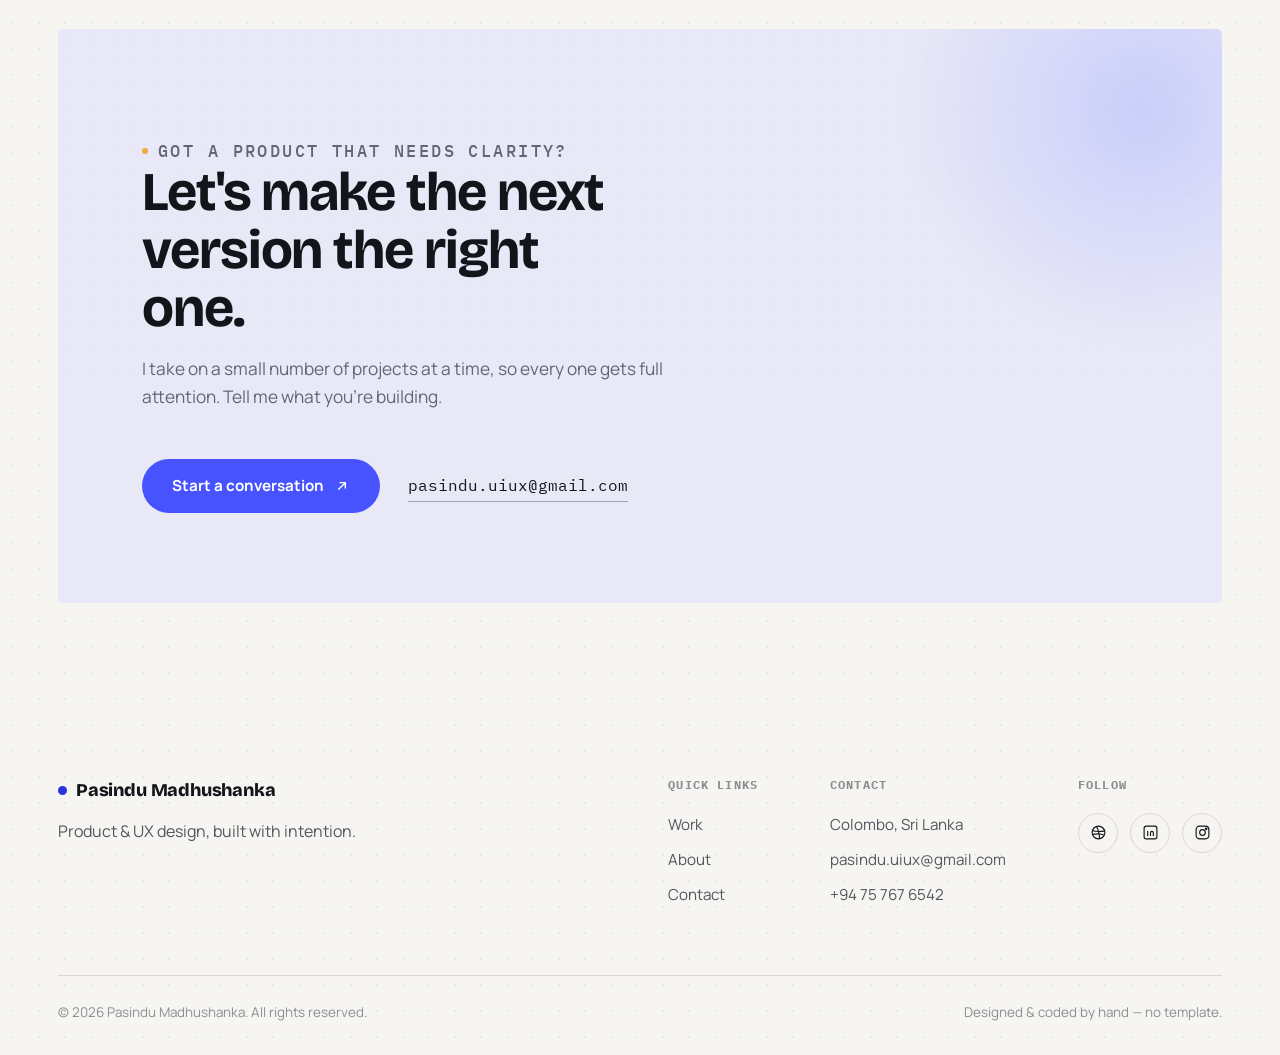
<file: project.html>
<!doctype html>
<html lang="en">
<head>
<meta charset="utf-8">
<meta name="viewport" content="width=device-width, initial-scale=1">
<title>Nimbus Banking App — Case Study — Pasindu Madhushanka</title>
<meta name="description" content="How a research-led redesign made a banking app's core flows calmer to use, lowering support tickets and lifting daily usage.">

<link rel="preconnect" href="https://fonts.googleapis.com">
<link rel="preconnect" href="https://fonts.gstatic.com" crossorigin>
<link href="https://fonts.googleapis.com/css2?family=Bricolage+Grotesque:wght@400;500;600;700;800&family=Manrope:wght@400;500;600;700;800&family=IBM+Plex+Mono:wght@400;500&display=swap" rel="stylesheet">
<link rel="stylesheet" href="styles.css">
</head>
<body>

<a class="skip-link" href="#main">Skip to content</a>
<div class="page-veil" aria-hidden="true"></div>
<div class="scroll-progress" aria-hidden="true"></div>

<header class="site-header">
  <div class="container nav-inner">
    <a class="logo" href="index.html">Pasindu&nbsp;Madhushanka</a>
    <nav class="nav-links" aria-label="Primary">
      <a href="index.html#work">Work</a>
      <a href="index.html#about">About</a>
      <a href="index.html#process">Process</a>
      <a href="index.html#contact">Contact</a>
    </nav>
    <div class="nav-right">
      <a class="btn btn-outline btn-sm" href="index.html#contact" data-cursor="Talk">Let's talk</a>
      <button class="menu-toggle" aria-label="Open menu" aria-expanded="false">
        <span></span><span></span><span></span>
      </button>
    </div>
  </div>
</header>

<div class="mobile-menu" id="mobileMenu">
  <span class="mono-tag">Menu — 01 / 04</span>
  <a href="index.html#work">Work</a>
  <a href="index.html#about">About</a>
  <a href="index.html#process">Process</a>
  <a href="index.html#contact">Contact</a>
  <a class="btn btn-primary mobile-cta" href="index.html#contact">Start a project</a>
</div>

<main id="main">

  <section class="case-hero">
    <div class="container">
      <nav class="breadcrumb" aria-label="Breadcrumb" data-reveal>
        <a href="index.html">Home</a><span>/</span>
        <a href="index.html#work">Work</a><span>/</span>
        <span class="current">Nimbus Banking App</span>
      </nav>

      <div class="case-tags" data-reveal data-delay="80">
        <span class="tag-pill">Fintech</span>
        <span class="tag-pill">Mobile App</span>
        <span class="tag-pill">2025</span>
      </div>

      <h1 data-reveal data-delay="140">Nimbus — making everyday banking feel calm again</h1>
      <p class="sub" data-reveal data-delay="200">A ground-up redesign of a banking app's core flows, focused on reducing money-anxiety rather than just modernising the surface.</p>

      <div class="meta-grid" data-reveal data-delay="240">
        <div class="meta-item"><div class="label">Client</div><div class="value">Nimbus Bank (concept)</div></div>
        <div class="meta-item"><div class="label">Role</div><div class="value">Lead Product Designer</div></div>
        <div class="meta-item"><div class="label">Timeline</div><div class="value">14 weeks</div></div>
        <div class="meta-item"><div class="label">Tools</div><div class="value">Figma, Maze, Notion</div></div>
      </div>

      <div class="case-cover" data-reveal data-delay="100">
        <div class="hero-canvas">
          <div class="phone-mock">
            <div class="phone-screen">
              <div class="phone-status"><span>9:41</span><span>●●● 100%</span></div>
              <div class="balance-card">
                <div class="b-label">Available balance</div>
                <div class="b-amount">$4,218.60</div>
              </div>
              <div class="phone-list">
                <div class="phone-row"><div class="ic amber"></div><div class="ln"><div class="l1"></div><div class="l2"></div></div></div>
                <div class="phone-row"><div class="ic"></div><div class="ln"><div class="l1"></div><div class="l2"></div></div></div>
                <div class="phone-row"><div class="ic"></div><div class="ln"><div class="l1"></div><div class="l2"></div></div></div>
              </div>
            </div>
          </div>
          <span class="spec-chip chip-1">Balance card</span>
          <span class="spec-chip chip-2">Pending — 1 tap</span>
          <span class="spec-chip chip-3"><span class="swatch" style="background:var(--cobalt)"></span>#2A33E0</span>
          <span class="spec-chip chip-4">8px grid</span>
        </div>
      </div>
    </div>
  </section>

  <section class="section">
    <div class="container case-body">
      <nav class="case-nav" aria-label="Section navigation">
        <span class="mono-tag">On this page</span>
        <a href="#overview">Overview</a>
        <a href="#problem">Problem</a>
        <a href="#process-cs">Process</a>
        <a href="#solution">Solution</a>
        <a href="#result">Result</a>
      </nav>

      <div class="case-content">

        <section id="overview" data-reveal>
          <p class="mono-tag">Overview</p>
          <h2>Where the brief started — and where it actually went</h2>
          <p>Nimbus asked for a visual refresh. Three weeks into research it became clear the real issue wasn't the visuals — people felt anxious every time they opened the app, because the interface buried the information that mattered most: low-balance warnings, pending transactions and upcoming bills, all sitting under a wall of generic dashboard widgets. We reframed the brief around reducing that anxiety, not just polishing the surface.</p>
        </section>

        <section id="problem" data-reveal>
          <p class="mono-tag">Problem</p>
          <h2>Support data and usability sessions pointed to the same three issues</h2>
          <div class="pain-grid">
            <div class="pain-card"><span class="num">01</span><p>Information overload — the home screen showed fourteen widgets before a user's actual balance.</p></div>
            <div class="pain-card"><span class="num">02</span><p>Hidden urgency — pending charges and low-balance alerts sat one tap deep instead of being visible up front.</p></div>
            <div class="pain-card"><span class="num">03</span><p>Generic categories — spending labels didn't match how people actually talked about their own money.</p></div>
          </div>
        </section>

        <section id="process-cs" data-reveal>
          <p class="mono-tag">Process</p>
          <h2>Four stages, five rounds of testing</h2>
          <div class="timeline">
            <div class="step" data-reveal>
              <span class="step-num">01 — Research</span>
              <h4>Listen before sketching</h4>
              <p>Interviewed 14 customers across three account types, plus a full teardown of six competitor apps.</p>
            </div>
            <div class="step" data-reveal>
              <span class="step-num">02 — Define</span>
              <h4>Set design principles</h4>
              <p>Mapped findings to three rules: surface urgency first, explain every number, never make people guess.</p>
            </div>
            <div class="step" data-reveal>
              <span class="step-num">03 — Design</span>
              <h4>Compete, then converge</h4>
              <p>Built two competing home-screen concepts in parallel before converging on a single direction.</p>
            </div>
            <div class="step" data-reveal>
              <span class="step-num">04 — Test</span>
              <h4>Refine in public</h4>
              <p>Ran five rounds of moderated usability testing, adjusting the flow after every single round.</p>
            </div>
          </div>
        </section>

        <section id="solution" data-reveal>
          <p class="mono-tag">Solution</p>
          <h2>Three changes did most of the work</h2>

          <div class="feature-row">
            <div class="feature-copy">
              <span class="num">01</span>
              <h3>A home screen that leads with what matters</h3>
              <p>Balance, pending items and upcoming bills now sit above the fold, in that order — every other widget moved to a secondary tab instead of competing for attention.</p>
            </div>
            <div class="feature-visual">
              <div class="mock-app">
                <div class="mock-bar"></div>
                <div class="mock-line w-80"></div>
                <div class="mock-line w-60"></div>
                <div class="mock-btn"></div>
              </div>
            </div>
          </div>

          <div class="feature-row is-rev">
            <div class="feature-copy">
              <span class="num">02</span>
              <h3>Spending categories people recognise</h3>
              <p>We replaced the bank's internal merchant codes with categories drawn straight from interview transcripts — "Groceries," "Going out," "Bills," instead of "Retail — Tier 2."</p>
            </div>
            <div class="feature-visual">
              <div class="mock-app">
                <div class="mock-row"><div class="mock-chart"><i style="height:30%"></i><i style="height:70%"></i><i style="height:50%"></i><i style="height:85%"></i></div></div>
                <div class="mock-line w-60" style="margin-top:18px;"></div>
                <div class="mock-line w-40"></div>
              </div>
            </div>
          </div>

          <div class="feature-row">
            <div class="feature-copy">
              <span class="num">03</span>
              <h3>Confirmation screens that explain themselves</h3>
              <p>Every transfer or payment now states, in plain language, what changes and when — cutting the back-and-forth that used to land in the support queue.</p>
            </div>
            <div class="feature-visual">
              <div class="mock-app">
                <div class="mock-line w-80"></div>
                <div class="mock-line w-40"></div>
                <div class="mock-btn" style="margin-top:24px; width:60%;"></div>
              </div>
            </div>
          </div>
        </section>

        <section id="result" data-reveal>
          <p class="mono-tag">Result</p>
          <h2>What changed after launch</h2>
          <div class="result-stats">
            <div class="result-stat"><strong data-count="38" data-suffix="%">0</strong><span>Drop in "where did my money go" support tickets</span></div>
            <div class="result-stat"><strong data-count="4.7" data-suffix=" / 5">0</strong><span>Average usability score, up from 3.1</span></div>
            <div class="result-stat"><strong data-count="21" data-suffix="%">0</strong><span>Increase in daily active use</span></div>
          </div>
        </section>

        <a class="next-project" href="index.html#work" data-reveal>
          <div>
            <span class="mono-tag label">Back to selected work</span>
            <span class="title">Explore more projects</span>
          </div>
          <span class="arrow"><svg viewBox="0 0 24 24" fill="none" stroke="currentColor" stroke-width="2" stroke-linecap="round"><path d="M7 17 17 7M9 7h8v8"/></svg></span>
        </a>

      </div>
    </div>
  </section>

  <section class="section section--tight">
    <div class="container">
      <div class="cta-banner" data-reveal>
        <div class="cta-glow" aria-hidden="true"></div>
        <div class="inner">
          <p class="eyebrow" style="color:var(--on-dark-dim);"><span class="dot"></span>Got a product that needs clarity?</p>
          <h2>Let's make the next version the right one.</h2>
          <p>I take on a small number of projects at a time, so every one gets full attention. Tell me what you're building.</p>
          <div class="cta-actions">
            <a class="btn btn-on-dark magnetic" href="mailto:pasindu.uiux@gmail.com" data-cursor="Email">
              Start a conversation
              <svg viewBox="0 0 24 24" fill="none" stroke="currentColor" stroke-width="2" stroke-linecap="round"><path d="M7 17 17 7M9 7h8v8"/></svg>
            </a>
            <a class="cta-email" href="mailto:pasindu.uiux@gmail.com">pasindu.uiux@gmail.com</a>
          </div>
        </div>
      </div>
    </div>
  </section>

</main>

<footer class="footer">
  <div class="container">
    <div class="footer-top">
      <div class="footer-brand">
        <a class="logo" href="index.html"><span class="dot"></span>Pasindu&nbsp;Madhushanka</a>
        <p>Product &amp; UX design, built with intention.</p>
      </div>
      <div class="footer-cols">
        <div class="footer-col">
          <h4>Quick links</h4>
          <a href="index.html#work">Work</a>
          <a href="index.html#about">About</a>
          <a href="index.html#contact">Contact</a>
        </div>
        <div class="footer-col">
          <h4>Contact</h4>
          <p>Colombo, Sri Lanka</p>
          <a href="mailto:pasindu.uiux@gmail.com">pasindu.uiux@gmail.com</a>
          <a href="tel:+94757676542">+94 75 767 6542</a>
        </div>
        <div class="footer-col">
          <h4>Follow</h4>
          <div class="social-row">
            <a href="#" aria-label="Dribbble" data-cursor="Dribbble">
              <svg viewBox="0 0 24 24" fill="none" stroke="currentColor" stroke-width="1.6"><circle cx="12" cy="12" r="9"/><path d="M4 9.5c2.8 1 8 1.4 16 .5M3.5 15c5-1.4 11.5-1.6 17 1M9 3.5c2.6 4 4.2 9.5 4.5 17"/></svg>
            </a>
            <a href="#" aria-label="LinkedIn" data-cursor="LinkedIn">
              <svg viewBox="0 0 24 24" fill="none" stroke="currentColor" stroke-width="1.6"><rect x="3" y="3" width="18" height="18" rx="3"/><path d="M8 10v7M8 7.5v.01M12 17v-4.5a2 2 0 0 1 4 0V17m0 0v-4.5"/></svg>
            </a>
            <a href="#" aria-label="Instagram" data-cursor="Instagram">
              <svg viewBox="0 0 24 24" fill="none" stroke="currentColor" stroke-width="1.6"><rect x="3" y="3" width="18" height="18" rx="5"/><circle cx="12" cy="12" r="4"/><circle cx="17.2" cy="6.8" r="1"/></svg>
            </a>
          </div>
        </div>
      </div>
    </div>
    <div class="footer-bottom">
      <span>© 2026 Pasindu Madhushanka. All rights reserved.</span>
      <span>Designed &amp; coded by hand — no template.</span>
    </div>
  </div>
</footer>

<!-- Floating services dock -->
<nav class="float-nav" aria-label="Services">
    <a class="float-cta" href="digital-marketing.html">Digital Marketing<svg viewBox="0 0 24 24" fill="none" stroke="currentColor" stroke-width="2.2" stroke-linecap="round" aria-hidden="true"><path d="M7 17 17 7M9 7h8v8"/></svg></a>
    <a class="float-cta" href="branding.html">Branding<svg viewBox="0 0 24 24" fill="none" stroke="currentColor" stroke-width="2.2" stroke-linecap="round" aria-hidden="true"><path d="M7 17 17 7M9 7h8v8"/></svg></a>
</nav>

<script src="script.js"></script>
</body>
</html>
</file>
<file: styles.css>
/* ==========================================================================
   Portfolio Design System
   Display: Bricolage Grotesque  |  Body: Manrope  |  Mono/labels: IBM Plex Mono
   Palette: Paper / Ink + one signature accent (Cobalt) + sparing Amber spark
   ========================================================================== */

:root{
  /* color */
  --paper:        #F6F5F1;
  --paper-2:      #ECEAE1;
  --paper-3:      #E2DFD3;
  --ink:          #14151A;
  --ink-2:        #54565F;
  --ink-3:        #8C8E94;
  --line:         #DCD8CC;
  --cobalt:       #2A33E0;
  --cobalt-bright:#4753FF;
  --cobalt-soft:  #E7E8FB;
  --amber:        #F2A93C;
  --amber-soft:   #FBE6C2;
  --on-dark:      #F6F5F1;
  --on-dark-dim:  rgba(246,245,241,.66);

  /* shape */
  --r-sm: 10px;
  --r-md: 18px;
  --r-lg: 28px;
  --r-pill: 999px;

  /* shadow */
  --shadow-sm: 0 10px 24px -14px rgba(20,21,26,.22);
  --shadow-lg: 0 36px 70px -32px rgba(20,21,26,.30);

  /* motion */
  --ease: cubic-bezier(.16,.84,.44,1);
  --ease-soft: cubic-bezier(.22,.61,.36,1);
  --d-fast: .22s;
  --d: .45s;
  --d-slow: .8s;

  --container: 1260px;
}

[id]{ scroll-margin-top:120px; }

/* ---------- reset ---------- */
*,*::before,*::after{ box-sizing:border-box; }
html{ scroll-behavior:smooth; }
body,h1,h2,h3,h4,p,figure,blockquote{ margin:0; }
body{
  background-color:var(--paper);
  background-image:radial-gradient(circle, rgba(20,21,26,0.055) 1px, transparent 1px);
  background-size:26px 26px;
  color:var(--ink);
  font-family:'Manrope',sans-serif;
  font-size:16px;
  line-height:1.6;
  -webkit-font-smoothing:antialiased;
  text-rendering:optimizeLegibility;
  overflow-x:hidden;
}

/* ---- paper grain overlay (sits on top of dot grid for organic depth) ---- */
body::before{
  content:'';
  position:fixed; inset:0;
  z-index:9999;
  pointer-events:none;
  background-image:url("data:image/svg+xml,%3Csvg xmlns='http://www.w3.org/2000/svg' width='300' height='300'%3E%3Cfilter id='noise'%3E%3CfeTurbulence type='fractalNoise' baseFrequency='0.72' numOctaves='4' stitchTiles='stitch'/%3E%3CfeColorMatrix type='saturate' values='0'/%3E%3C/filter%3E%3Crect width='300' height='300' filter='url(%23noise)' opacity='0.042'/%3E%3C/svg%3E");
  background-repeat:repeat;
  background-size:300px 300px;
  opacity:1;
  mix-blend-mode:multiply;
}
@media(prefers-reduced-motion:reduce){ body::before{ display:none; } }
img,svg{ display:block; max-width:100%; }
a{ color:inherit; text-decoration:none; }
button{ font:inherit; color:inherit; background:none; border:none; cursor:pointer; }
ul{ list-style:none; padding:0; }
h1,h2,h3{
  font-family:'Bricolage Grotesque',sans-serif;
  font-weight:700;
  line-height:1.06;
  letter-spacing:-0.02em;
  color:var(--ink);
}
strong{ font-weight:700; }

::selection{ background:var(--ink); color:var(--paper); }

:focus-visible{
  outline:2px solid var(--cobalt);
  outline-offset:4px;
  border-radius:4px;
}

.skip-link{
  position:absolute; left:-9999px; top:0;
  background:var(--ink); color:var(--paper);
  padding:12px 18px; border-radius:var(--r-sm); z-index:5000;
  font-family:'IBM Plex Mono',monospace; font-size:.8rem;
}
.skip-link:focus{ left:16px; top:16px; }

/* ---------- layout helpers ---------- */
.container{
  width:100%;
  max-width:var(--container);
  margin:0 auto;
  padding:0 clamp(20px,5vw,48px);
}
.section{ padding:clamp(72px,11vw,150px) 0; position:relative; }
.section--tight{ padding:clamp(48px,7vw,96px) 0; }
.section-head{ max-width:640px; }
.eyebrow{
  display:inline-flex; align-items:center; gap:10px;
  font-family:'IBM Plex Mono',monospace;
  font-size:.75rem; font-weight:500;
  text-transform:uppercase; letter-spacing:.14em;
  color:var(--ink-2);
}
.eyebrow .dot{ width:6px; height:6px; border-radius:50%; background:var(--amber); flex-shrink:0; }
.section-head h2{ font-size:clamp(2rem,3.6vw,3.1rem); margin-top:16px; }
.section-head p{ margin-top:18px; font-size:1.08rem; color:var(--ink-2); max-width:54ch; }

.mono-tag{
  font-family:'IBM Plex Mono',monospace;
  font-size:.72rem; letter-spacing:.08em; text-transform:uppercase;
  color:var(--ink-3);
}

.visually-hidden{
  position:absolute !important; width:1px; height:1px; overflow:hidden;
  clip:rect(0 0 0 0); white-space:nowrap;
}

/* ---------- reveal-on-scroll ---------- */
[data-reveal]{
  opacity:0;
  transform:translateY(28px);
  transition:opacity .8s var(--ease-soft), transform .8s var(--ease-soft);
  transition-delay:var(--reveal-delay,0ms);
}
[data-reveal].is-visible{ opacity:1; transform:translateY(0); }

/* ---------- buttons ---------- */
.btn{
  display:inline-flex; align-items:center; gap:10px;
  padding:15px 30px;
  border-radius:var(--r-pill);
  font-family:'Manrope',sans-serif;
  font-weight:700; font-size:.95rem;
  transition:transform var(--d-fast) var(--ease), background var(--d) var(--ease),
             color var(--d) var(--ease), box-shadow var(--d) var(--ease), border-color var(--d);
  white-space:nowrap;
}
.btn svg{ width:16px; height:16px; transition:transform var(--d) var(--ease); }
.btn-primary{ background:var(--ink); color:var(--paper); }
.btn-primary:hover{ background:var(--cobalt); color:#fff; box-shadow:var(--shadow-sm); }
.btn-primary:hover svg{ transform:translate(3px,-3px); }
.btn-outline{ border:1.5px solid var(--ink); color:var(--ink); }
.btn-outline:hover{ background:var(--ink); color:var(--paper); }
.btn-on-dark{ background:var(--cobalt-bright); color:#fff; }
.btn-on-dark:hover{ background:#fff; color:var(--ink); }
.btn-on-dark:hover svg{ transform:translate(3px,-3px); }
.btn-sm{ padding:11px 22px; font-size:.86rem; }

/* ---------- top scroll progress ---------- */
.scroll-progress{
  position:fixed; top:0; left:0; height:3px; width:0%;
  background:var(--cobalt); z-index:1200; transition:width .1s linear;
}

/* ---------- header / nav ---------- */
.site-header{
  position:fixed; top:0; left:0; right:0; z-index:1260;
  padding:26px 0;
  transition:transform var(--d-slow) var(--ease), background-color var(--d), box-shadow var(--d), padding var(--d);
}
.site-header.is-scrolled{
  padding:16px 0;
  background:rgba(246,245,241,.78);
  backdrop-filter:blur(14px);
  -webkit-backdrop-filter:blur(14px);
  box-shadow:0 1px 0 var(--line);
}
.site-header.is-hidden{ transform:translateY(-120%); }

.nav-inner{ display:flex; align-items:center; justify-content:space-between; gap:24px; }
.logo{
  display:inline-flex; align-items:center; gap:9px;
  font-family:'Bricolage Grotesque',sans-serif;
  font-weight:800; font-size:1.12rem; letter-spacing:-0.01em;
}
.logo .dot{ width:9px; height:9px; border-radius:50%; background:var(--cobalt); }
.logo-avatar{
  width:30px; height:30px; border-radius:50%; flex-shrink:0; overflow:hidden;
  display:inline-flex; border:1.5px solid var(--line);
}
.logo-avatar img{ width:100%; height:100%; object-fit:cover; display:block; }

.nav-links{ display:flex; align-items:center; gap:38px; }
.nav-links a{
  position:relative; font-size:.92rem; font-weight:600; padding:6px 0; color:var(--ink-2);
  transition:color var(--d-fast);
}
.nav-links a::after{
  content:''; position:absolute; left:0; bottom:0; height:1.5px; width:0; background:var(--cobalt);
  transition:width var(--d) var(--ease);
}
.nav-links a:hover{ color:var(--ink); }
.nav-links a:hover::after, .nav-links a.is-active::after{ width:100%; }
.nav-links a.is-active{ color:var(--ink); }

.nav-right{ display:flex; align-items:center; gap:18px; }

.menu-toggle{
  display:none; position:relative; flex-direction:column; gap:5px; padding:8px; z-index:1300;
}
.menu-toggle span{ width:22px; height:2px; background:var(--ink); transition:transform var(--d), opacity var(--d); }
.menu-toggle.is-open span:nth-child(1){ transform:translateY(7px) rotate(45deg); }
.menu-toggle.is-open span:nth-child(2){ opacity:0; }
.menu-toggle.is-open span:nth-child(3){ transform:translateY(-7px) rotate(-45deg); }

.mobile-menu{
  position:fixed; inset:0; background:var(--paper); z-index:1250;
  display:flex; flex-direction:column; justify-content:center; gap:6px;
  padding:40px clamp(24px,8vw,60px);
  transform:translateY(-101%);
  transition:transform var(--d-slow) var(--ease);
}
.mobile-menu.is-open{ transform:translateY(0); }
.mobile-menu a{
  font-family:'Bricolage Grotesque',sans-serif; font-weight:700;
  font-size:clamp(2rem,9vw,3rem); padding:14px 0; border-bottom:1px solid var(--line);
  display:flex; justify-content:space-between; align-items:center;
}
.mobile-menu .mono-tag{ margin-bottom:40px; }
.mobile-menu .mobile-cta{ margin-top:32px; }

/* ---------- hero ---------- */
.hero{ padding-top:clamp(110px,14vw,168px); padding-bottom:clamp(60px,9vw,110px); position:relative; }

/* ---- hero identity bar ---- */
.hero-identity{
  display:flex; align-items:center; justify-content:space-between; gap:20px;
  padding-bottom:28px; border-bottom:1px solid var(--line);
  margin-bottom:clamp(40px,6vw,64px);
}
.hero-id-photo{
  width:80px; height:80px; border-radius:18px; overflow:hidden;
  flex-shrink:0; display:block; border:1.5px solid var(--line);
}
.hero-id-photo img{ width:100%; height:100%; object-fit:cover; display:block; }
.hero-id-content{ display:flex; flex-direction:column; gap:5px; text-align:right; }
.hero-id-role{ font-size:.84rem; color:var(--ink-2); }

/* ---- scroll-highlight intro text ---- */
.hero-intro{
  font-family:'Manrope',sans-serif;
  font-weight:500;
  font-size:clamp(1.3rem,2.4vw,1.9rem);
  line-height:1.62;
  color:rgba(20,21,26,0.13);
  max-width:70ch;
  margin-bottom:clamp(36px,5vw,56px);
}
.hw{ color:inherit; transition:color .5s var(--ease); }
.hw.lit{ color:var(--ink); }
.hw-highlight.lit{
  color:var(--cobalt);
  background:var(--cobalt-soft);
  border-radius:5px;
  padding:1px 5px;
  margin:0 -3px;
  box-decoration-break:clone;
  -webkit-box-decoration-break:clone;
}

/* ---- hero bottom row ---- */
.hero-bottom{
  display:flex; align-items:center; justify-content:space-between;
  gap:32px; flex-wrap:wrap;
}
.hero-bottom .hero-actions{ display:flex; gap:16px; flex-wrap:wrap; margin:0; }
.hero-bottom .hero-stats{ display:flex; gap:44px; flex-wrap:wrap; margin:0; }
.hero-bottom .hero-stats .stat strong{
  display:block; font-family:'Bricolage Grotesque',sans-serif; font-size:1.7rem; font-weight:800;
}
.hero-bottom .hero-stats .stat span{ font-size:.8rem; color:var(--ink-2); }
.hero-grid{
  display:grid; grid-template-columns:1.05fr .95fr; gap:64px; align-items:center;
}
.hero-title{ font-size:clamp(2.6rem,5.6vw,5.1rem); }
.hero-title em{ font-style:normal; color:var(--cobalt); }
.hero-sub{ margin-top:24px; font-size:1.14rem; color:var(--ink-2); max-width:46ch; }
.hero-actions{ display:flex; gap:16px; margin-top:40px; flex-wrap:wrap; }
.hero-stats{ display:flex; gap:44px; margin-top:68px; flex-wrap:wrap; }
.hero-stats .stat strong{
  display:block; font-family:'Bricolage Grotesque',sans-serif; font-size:1.7rem; font-weight:800;
}
.hero-stats .stat span{ font-size:.8rem; color:var(--ink-2); }

/* ---- hero canvas / signature "inspect mode" visual ---- */
.hero-canvas-wrap{ position:relative; }
.hero-canvas{
  position:relative;
  background-color:var(--paper-2);
  background-image:radial-gradient(circle,var(--paper-3) 1.2px,transparent 1.4px);
  background-size:20px 20px;
  border:1px solid var(--line);
  border-radius:var(--r-lg);
  padding:38px;
  min-height:430px;
  box-shadow:var(--shadow-lg);
  display:flex; align-items:center; justify-content:center;
}
.mock-app{
  width:100%; max-width:280px; background:#fff; border-radius:var(--r-md);
  border:1px solid var(--line); padding:20px; box-shadow:var(--shadow-sm);
  position:relative;
}
.mock-bar{ height:14px; width:46%; background:var(--cobalt); border-radius:5px; }
.mock-line{ height:9px; background:var(--paper-3); border-radius:5px; margin-top:14px; }
.mock-line.w-80{ width:80%; } .mock-line.w-60{ width:60%; } .mock-line.w-40{ width:40%; }
.mock-row{ display:flex; gap:10px; margin-top:18px; }
.mock-chart{ display:flex; align-items:flex-end; gap:6px; height:46px; flex:1; }
.mock-chart i{ flex:1; background:var(--cobalt-soft); border-radius:3px; }
.mock-chart i:nth-child(2){ background:var(--amber-soft); }
.mock-btn{
  margin-top:18px; height:34px; width:42%; background:var(--ink); border-radius:var(--r-pill);
}
.spec-chip{
  position:absolute;
  background:#fff; border:1px solid var(--line); border-radius:var(--r-pill);
  padding:7px 13px; display:flex; align-items:center; gap:7px;
  font-family:'IBM Plex Mono',monospace; font-size:.68rem; letter-spacing:.05em;
  box-shadow:var(--shadow-sm); white-space:nowrap;
  animation:float 7s ease-in-out infinite;
  opacity:0; transform:translateY(10px) scale(.92);
  transition:opacity .6s var(--ease) var(--chip-delay,0s), transform .6s var(--ease) var(--chip-delay,0s);
}
.hero-canvas.is-ready .spec-chip{ opacity:1; transform:translateY(0) scale(1); }
.spec-chip .swatch{ width:8px; height:8px; border-radius:50%; }
.chip-1{ top:6%; left:-6%; animation-delay:0s; }
.chip-2{ top:14%; right:-9%; animation-delay:1.4s; }
.chip-3{ bottom:18%; left:-10%; animation-delay:2.6s; }
.chip-4{ bottom:6%; right:-7%; animation-delay:.8s; }

@keyframes float{
  0%,100%{ transform:translateY(0); }
  50%{ transform:translateY(-9px); }
}

/* ---------- marquee ---------- */
.marquee{
  border-top:1px solid var(--line); border-bottom:1px solid var(--line);
  background:var(--paper-2); overflow:hidden; padding:24px 0;
}
.marquee-track{
  display:flex; gap:52px; width:max-content;
  animation:marquee 32s linear infinite;
}
.marquee:hover .marquee-track{ animation-play-state:paused; }
.marquee-group{ display:flex; gap:52px; flex-shrink:0; }
.marquee span{
  font-family:'IBM Plex Mono',monospace; font-size:.84rem; letter-spacing:.07em;
  text-transform:uppercase; color:var(--ink-2); display:flex; align-items:center; gap:14px;
  flex-shrink:0;
}
.marquee span::before{ content:''; width:5px; height:5px; border-radius:50%; background:var(--cobalt); display:block; }
@keyframes marquee{ from{ transform:translateX(0); } to{ transform:translateX(-50%); } }

/* ---------- selected work ---------- */
.section-foot{ display:flex; justify-content:space-between; align-items:flex-end; gap:24px; flex-wrap:wrap; }
.work-grid{ display:grid; grid-template-columns:repeat(2,1fr); gap:30px; margin-top:56px; }
.project-card{
  position:relative; border-radius:24px; overflow:hidden;
  background:var(--paper-2); border:1px solid var(--line);
  transition:transform var(--d-slow) var(--ease), box-shadow var(--d-slow) var(--ease);
  display:block;
}
.project-card:hover{ transform:translateY(-7px); box-shadow:var(--shadow-lg); }
.project-cover{ position:relative; height:280px; overflow:hidden; }
.project-cover .bg{
  position:absolute; inset:0; transition:transform .8s var(--ease);
}
.project-card:hover .project-cover .bg{ transform:scale(1.07); }
.cover-1 .bg{ background:linear-gradient(135deg,#2A33E0 0%,#5b63f5 45%,#cfd2fb 100%); }
.cover-2 .bg{ background:linear-gradient(135deg,#14151A 0%,#3a3c46 55%,#2A33E0 100%); }
.cover-3 .bg{ background:linear-gradient(135deg,#F2A93C 0%,#f3c178 45%,#fbe6c2 100%); }
.cover-4 .bg{ background:linear-gradient(135deg,#ECEAE1 0%,#cfd2fb 60%,#2A33E0 130%); }
.cover-5 .bg{ background:linear-gradient(135deg,#14151A 0%,#F2A93C 60%,#FBE6C2 130%); }
.cover-shape{
  position:absolute; border-radius:50%; opacity:.5; mix-blend-mode:overlay;
  background:#fff;
}
.cover-1 .cover-shape{ width:220px; height:220px; right:-60px; bottom:-80px; }
.cover-2 .cover-shape{ width:180px; height:180px; left:-40px; top:-50px; }
.cover-3 .cover-shape{ width:200px; height:200px; right:10%; top:-70px; }
.cover-4 .cover-shape{ width:240px; height:240px; left:30%; bottom:-110px; }
.cover-5 .cover-shape{ width:200px; height:200px; right:8%; bottom:-90px; }
.project-cover .tag{
  position:absolute; top:18px; left:18px;
  background:rgba(255,255,255,.85); backdrop-filter:blur(6px);
  padding:6px 13px; border-radius:var(--r-pill);
  font-family:'IBM Plex Mono',monospace; font-size:.68rem; letter-spacing:.06em; text-transform:uppercase;
  color:var(--ink);
}
.project-cover .view-tag{
  position:absolute; bottom:-40px; right:18px;
  background:var(--ink); color:var(--paper);
  padding:9px 16px; border-radius:var(--r-pill);
  font-size:.8rem; font-weight:700; display:flex; align-items:center; gap:8px;
  transition:bottom var(--d) var(--ease);
}
.project-cover .view-tag svg{ width:13px; height:13px; }
.project-card:hover .view-tag{ bottom:18px; }
.project-info{ padding:26px 28px 30px; }
.project-info h3{ font-size:1.45rem; }
.project-info p{ color:var(--ink-2); margin-top:7px; font-size:.98rem; }
.project-meta-row{
  display:flex; justify-content:space-between; margin-top:20px;
  font-family:'IBM Plex Mono',monospace; font-size:.72rem; color:var(--ink-3);
  text-transform:uppercase; letter-spacing:.06em;
}

/* ---------- project card cover photo ---------- */
.project-cover-photo{
  position:absolute; inset:0; width:100%; height:100%;
  object-fit:cover; object-position:center;
  transition:transform .8s var(--ease);
}
.project-card:hover .project-cover-photo{ transform:scale(1.07); }

/* ---------- hutterite locked card ---------- */
.hut-card{ cursor:pointer; }
.hut-cover{ position:relative; overflow:hidden; }
.hut-blur-bg{
  position:absolute; inset:-8px;
  background:linear-gradient(135deg,#0f0f1a 0%,#1e2140 45%,#2A33E0 100%);
  filter:blur(5px);
}
.hut-blur-img{
  position:absolute; top:-12px; left:-12px;
  width:calc(100% + 24px); height:calc(100% + 24px);
  object-fit:cover; object-position:top center;
  filter:blur(7px) brightness(.7);
  transition:transform .8s var(--ease);
}
.project-card:hover .hut-blur-img{ transform:scale(1.05); }
.work-grid .project-card{ display:flex; flex-direction:column; }
.work-grid .project-info{ flex:1; display:flex; flex-direction:column; }
.work-grid .project-meta-row{ margin-top:auto; padding-top:20px; }
.project-extra{ display:flex; align-items:center; justify-content:space-between; gap:8px 14px; flex-wrap:wrap; margin-top:12px; }
.project-extra .project-credit{ margin-top:0; }
.hut-visit{
  position:relative; z-index:2; display:inline-flex; align-items:center; gap:5px;
  font-family:'Manrope',sans-serif; font-weight:700; font-size:.8rem; color:var(--cobalt);
  padding-bottom:1px; border-bottom:1.5px solid transparent;
  transition:border-color var(--d-fast) var(--ease), color var(--d-fast) var(--ease);
}
.hut-visit svg{ width:12px; height:12px; transition:transform var(--d) var(--ease); }
.hut-visit:hover{ border-color:var(--cobalt); }
.hut-visit:hover svg{ transform:translate(2px,-2px); }
html.has-cursor .hut-card{ cursor:none; }
.hut-card:focus-visible{ outline:2px solid var(--cobalt); outline-offset:4px; }
.project-credit{
  display:block; margin-top:12px;
  font-family:'IBM Plex Mono',monospace; font-size:.7rem;
  letter-spacing:.02em; color:var(--ink-2);
}
/* Hutterite card: gate OFF by default. Set data-locked="true" on #hutteriteCard (index.html) to switch it back ON. */
.hut-card:not([data-locked="true"]) .hut-overlay,
.hut-card:not([data-locked="true"]) .hut-pw-note{ display:none; }
.hut-card:not([data-locked="true"]) .hut-blur-img{ top:0; left:0; width:100%; height:100%; filter:none; }
/* the screenshot header is white, so this card gets a dark tag pill */
.hut-card .project-cover .tag{ background:rgba(20,21,26,.82); color:#fff; }
.hut-card[data-locked="true"] .tag,
.hut-card[data-locked="true"] .view-tag{ display:none; }
.hut-overlay{
  position:absolute; inset:0; z-index:2;
  display:flex; flex-direction:column; align-items:center; justify-content:center; gap:12px;
}
.hut-lock-icon{
  width:52px; height:52px; border-radius:50%;
  background:rgba(255,255,255,0.1); backdrop-filter:blur(8px);
  border:1.5px solid rgba(255,255,255,0.22);
  display:flex; align-items:center; justify-content:center;
}
.hut-lock-icon svg{ width:22px; height:22px; stroke:#fff; }
.hut-lock-label{
  font-family:'IBM Plex Mono',monospace; font-size:.7rem; letter-spacing:.1em;
  text-transform:uppercase; color:rgba(255,255,255,0.8);
  background:rgba(0,0,0,0.4); backdrop-filter:blur(4px);
  padding:5px 14px; border-radius:var(--r-pill);
}

/* ---------- password modal ---------- */
.pw-modal{
  position:fixed; inset:0; z-index:5000;
  display:flex; align-items:center; justify-content:center; padding:24px;
}
.pw-modal[aria-hidden="true"]{ display:none; }
.pw-backdrop{
  position:absolute; inset:0;
  background:rgba(20,21,26,0.65); backdrop-filter:blur(8px);
}
.pw-box{
  position:relative; z-index:1;
  background:var(--paper); border-radius:var(--r-lg);
  padding:36px 32px; width:100%; max-width:380px;
  box-shadow:var(--shadow-lg); border:1px solid var(--line);
}
.pw-close{
  position:absolute; top:14px; right:14px;
  width:30px; height:30px; border-radius:50%; background:var(--paper-2);
  border:none; cursor:pointer; font-size:1.1rem; display:flex; align-items:center; justify-content:center;
  transition:background var(--d-fast);
}
.pw-close:hover{ background:var(--paper-3); }
.pw-lock-icon{
  width:52px; height:52px; border-radius:14px; background:var(--cobalt-soft);
  display:flex; align-items:center; justify-content:center; margin-bottom:18px;
}
.pw-lock-icon svg{ width:24px; height:24px; stroke:var(--cobalt); }
.pw-box h3{ font-family:'Bricolage Grotesque',sans-serif; font-weight:700; font-size:1.22rem; }
.pw-box > p{ color:var(--ink-2); margin-top:8px; font-size:.92rem; line-height:1.5; }
.pw-input{
  width:100%; margin-top:20px; padding:13px 16px;
  border:1.5px solid var(--line); border-radius:var(--r-md);
  font-size:1rem; font-family:'Manrope',sans-serif;
  background:var(--paper); color:var(--ink); outline:none;
  transition:border-color var(--d);
}
.pw-input:focus{ border-color:var(--cobalt); }
.pw-input.is-error{ border-color:#e74c3c; }
.pw-error{ color:#e74c3c; font-size:.82rem; margin-top:8px; min-height:20px; }
.pw-actions{ margin-top:18px; }
.pw-actions .btn{ width:100%; justify-content:center; }
/* ---------- featured neon cards ---------- */
@property --ang{ syntax:'<angle>'; initial-value:0deg; inherits:false; }
@keyframes neonSpin{ to{ --ang:360deg; } }
@keyframes nvFloat{ 0%,100%{ transform:translateY(0); } 50%{ transform:translateY(-7px); } }
@keyframes nvDraw{ to{ stroke-dashoffset:0; } }

.feature-cards{ padding:clamp(56px,8vw,96px) 0 0; }
.feature-cards-grid{ display:grid; grid-template-columns:repeat(3,1fr); gap:24px; }
.neon-wrap{ height:100%; }

.neon-card{
  position:relative; height:100%; border-radius:var(--r-lg);
  transition:transform var(--d-slow) var(--ease);
}
.neon-card:hover{ transform:translateY(-6px); }
.neon-inner{
  position:relative; z-index:1; height:100%;
  display:flex; flex-direction:column; overflow:hidden;
  border-radius:inherit; background:#101118; color:var(--on-dark);
  border:1px solid rgba(246,245,241,.08);
}
/* neon outline: a bright arc travelling around the border */
.neon-card::before{
  content:''; position:absolute; inset:0; z-index:2; pointer-events:none;
  border-radius:inherit; padding:1.5px;
  background:conic-gradient(from var(--ang), transparent 0deg, transparent 220deg, #4753FF 285deg, #aab0ff 335deg, transparent 360deg);
  -webkit-mask:linear-gradient(#000 0 0) content-box, linear-gradient(#000 0 0);
  -webkit-mask-composite:xor; mask-composite:exclude;
  animation:neonSpin 7s linear infinite;
}
/* soft glow behind the card, follows the same arc */
.neon-card::after{
  content:''; position:absolute; inset:0; z-index:0; pointer-events:none;
  border-radius:inherit;
  background:conic-gradient(from var(--ang), transparent 0deg, transparent 220deg, #4753FF 295deg, transparent 360deg);
  filter:blur(24px); opacity:.38;
  transition:opacity var(--d-slow) var(--ease);
  animation:neonSpin 7s linear infinite;
}
.neon-card:hover::after{ opacity:.8; }
.neon-card--alt::before,.neon-card--alt::after{ animation-delay:-3.5s; }

/* visual area */
.neon-visual{
  position:relative; height:var(--nv-h,290px); overflow:hidden;
  background:radial-gradient(ellipse at 50% -10%, rgba(71,83,255,.30), transparent 62%), #101118;
}
.neon-visual::before{
  content:''; position:absolute; inset:0; pointer-events:none;
  background-image:radial-gradient(circle, rgba(246,245,241,.11) 1.1px, transparent 1.3px);
  background-size:20px 20px;
  -webkit-mask-image:linear-gradient(to bottom,#000 10%,transparent 92%);
  mask-image:linear-gradient(to bottom,#000 10%,transparent 92%);
}
.neon-body{ padding:26px 28px 30px; display:flex; flex-direction:column; align-items:flex-start; flex:1; }
.neon-tag{
  font-family:'IBM Plex Mono',monospace; font-size:.7rem; letter-spacing:.1em;
  text-transform:uppercase; color:var(--on-dark-dim);
  display:flex; align-items:center; gap:8px;
}
.neon-tag::before{ content:''; width:6px; height:6px; border-radius:50%; background:var(--amber); }
.neon-title{
  font-family:'Bricolage Grotesque',sans-serif; font-weight:700;
  font-size:clamp(1.35rem,2.1vw,1.7rem); line-height:1.15; letter-spacing:-0.015em;
  color:var(--on-dark); margin-top:12px; max-width:30ch;
}
.neon-title--long{ font-size:clamp(1.2rem,1.7vw,1.45rem); line-height:1.25; max-width:34ch; }
.feature-cards .neon-title,.feature-cards .neon-title--long{ font-size:clamp(1.1rem,1.45vw,1.3rem); max-width:none; line-height:1.22; }
.neon-desc{
  margin-top:10px; max-width:44ch;
  font-size:.95rem; line-height:1.55; color:var(--on-dark-dim);
}
.neon-body > .neon-title:first-child{ margin-top:0; }
.neon-cta-wrap{ margin-top:auto; padding-top:26px; }
.neon-card .btn-on-dark:hover{ box-shadow:0 0 26px rgba(71,83,255,.6); }

/* fixed-size design stage, scaled to the card by script.js */
.nv-stage{
  position:absolute; top:0; left:var(--nv-x,0px); width:567px; height:290px;
  transform-origin:0 0; transform:scale(var(--nv-s,1));
}

/* glass tiles */
.nv-tile{
  position:absolute; display:flex; flex-direction:column; gap:8px;
  padding:10px 12px; border-radius:14px;
  background:rgba(246,245,241,.06); border:1px solid rgba(246,245,241,.14);
  -webkit-backdrop-filter:blur(6px); backdrop-filter:blur(6px);
  box-shadow:0 14px 34px -12px rgba(0,0,0,.6);
  animation:nvFloat 6s ease-in-out infinite;
}
.nv-tt{
  font-family:'IBM Plex Mono',monospace; font-size:.56rem; letter-spacing:.1em;
  text-transform:uppercase; color:rgba(246,245,241,.55);
}
.nv-sw{ display:flex; gap:7px; }
.nv-sw i{ width:24px; height:24px; border-radius:50%; border:1.5px solid rgba(246,245,241,.25); display:block; }
.nv-sw.sq i{ border-radius:7px; }
.nv-aa{ font-family:'Bricolage Grotesque',sans-serif; font-weight:800; font-size:1.9rem; line-height:1; color:#F6F5F1; }
.nv-comp{ display:flex; align-items:center; gap:8px; }
.nv-pill{ display:block; height:22px; width:58px; border-radius:99px; background:#4753FF; }
.nv-pill.ghost{ background:transparent; border:1.5px solid rgba(246,245,241,.4); }
.nv-tg{ position:relative; display:block; width:26px; height:15px; border-radius:99px; background:#D8D5C9; flex-shrink:0; }
.nv-tg::after{ content:''; position:absolute; top:2px; left:2px; width:11px; height:11px; border-radius:50%; background:#fff; box-shadow:0 1px 2px rgba(0,0,0,.25); }
.nv-tg.on{ background:#2A33E0; }
.nv-tg.on::after{ left:13px; }
.nv-tile .nv-tg{ background:rgba(246,245,241,.25); }
.nv-tile .nv-tg.on{ background:#4753FF; }

/* iOS phone */
.nv-phone{
  position:absolute; left:14%; top:30px; width:150px; height:270px;
  border-radius:30px; background:#F6F5F1; border:6px solid #272833;
  box-shadow:0 0 0 1px rgba(246,245,241,.14), 0 24px 50px -10px rgba(0,0,0,.6), 0 0 44px -6px rgba(71,83,255,.5);
  animation:nvFloat 7s ease-in-out infinite;
}
.nv-notch{ position:absolute; top:7px; left:50%; transform:translateX(-50%); width:44px; height:13px; border-radius:99px; background:#14151A; }
.nv-screen{ padding:32px 12px 0; display:flex; flex-direction:column; gap:10px; }
.nv-s-title{ height:14px; width:58%; border-radius:5px; background:#14151A; }
.nv-seg{ display:flex; gap:3px; padding:3px; border-radius:9px; background:#E2DFD3; }
.nv-seg i{ flex:1; height:16px; border-radius:7px; display:block; }
.nv-seg i.on{ background:#fff; box-shadow:0 1px 3px rgba(0,0,0,.15); }
.nv-row{ display:flex; align-items:center; justify-content:space-between; padding:7px 0; border-bottom:1px solid #ECEAE1; }
.nv-l{ display:block; height:7px; border-radius:4px; background:#DCD8CC; }
.nv-cta{ height:26px; border-radius:99px; background:#2A33E0; margin-top:6px; }

/* Mobile app (screenshot) */
.nv-app{
  position:absolute; left:17%; top:30px; width:150px; height:270px;
  border-radius:30px; background:#F6F5F1; border:6px solid #272833; overflow:hidden;
  box-shadow:0 0 0 1px rgba(246,245,241,.14), 0 24px 50px -10px rgba(0,0,0,.6), 0 0 44px -6px rgba(71,83,255,.5);
  animation:nvFloat 7s ease-in-out infinite;
}
.nv-app img{ display:block; width:100%; height:auto; animation:nvPan 9s ease-in-out infinite alternate; }
.nv-app .nv-notch{ z-index:2; }
@keyframes nvPan{ from{ transform:translateY(0); } to{ transform:translateY(-41px); } }
.nv-pill--wide{ width:84px; }
.nv-steps{ display:flex; align-items:center; gap:6px; }
.nv-steps i{ display:block; width:10px; height:10px; border-radius:50%; border:1.5px solid rgba(246,245,241,.4); }
.nv-steps i.on{ background:#4753FF; border-color:#4753FF; box-shadow:0 0 10px rgba(71,83,255,.8); }
.nv-steps b{ display:block; width:24px; height:2px; background:rgba(246,245,241,.22); }
.neon-card--c::before,.neon-card--c::after{ animation-delay:-5s; }

/* SaaS dashboard */
.nv-dash{
  position:absolute; left:6%; top:34px; width:min(400px,78%); height:270px;
  border-radius:14px; background:#171821; overflow:hidden;
  border:1px solid rgba(246,245,241,.16);
  box-shadow:0 24px 50px -10px rgba(0,0,0,.6), 0 0 44px -8px rgba(71,83,255,.45);
  animation:nvFloat 7s ease-in-out infinite;
}
.nv-dash-bar{ display:flex; gap:6px; align-items:center; height:24px; padding:0 12px; border-bottom:1px solid rgba(246,245,241,.1); }
.nv-dash-bar i{ width:7px; height:7px; border-radius:50%; background:rgba(246,245,241,.22); display:block; }
.nv-dash-body{ display:flex; height:calc(100% - 24px); }
.nv-side{ width:44px; display:flex; flex-direction:column; align-items:center; gap:12px; padding-top:14px; border-right:1px solid rgba(246,245,241,.1); }
.nv-side i{ width:16px; height:16px; border-radius:5px; background:rgba(246,245,241,.16); display:block; }
.nv-side i.on{ background:#4753FF; box-shadow:0 0 14px rgba(71,83,255,.7); }
.nv-main{ flex:1; padding:12px; display:flex; flex-direction:column; gap:10px; min-width:0; }
.nv-kpis{ display:flex; gap:8px; }
.nv-kpi{ flex:1; height:40px; padding:8px 9px; border-radius:9px; background:rgba(246,245,241,.06); border:1px solid rgba(246,245,241,.1); display:flex; flex-direction:column; gap:6px; }
.nv-kpi.on{ border-color:rgba(71,83,255,.6); background:rgba(71,83,255,.14); }
.nv-kpi .a{ height:4px; width:40%; border-radius:3px; background:rgba(246,245,241,.35); display:block; }
.nv-kpi .b{ height:8px; width:66%; border-radius:3px; background:#F6F5F1; display:block; }
.nv-chart{ height:88px; }
.nv-chart svg{ width:100%; height:100%; display:block; overflow:visible; }
.nv-line{ stroke-dasharray:1; stroke-dashoffset:1; filter:drop-shadow(0 0 6px rgba(154,162,255,.8)); }
.nv-area{ opacity:0; transition:opacity 1.2s var(--ease) .8s; }
.nv-bars{ display:flex; align-items:flex-end; gap:6px; height:46px; }
.nv-bars i{
  flex:1; display:block; border-radius:3px 3px 0 0; background:rgba(246,245,241,.2);
  transform:scaleY(.15); transform-origin:bottom;
  transition:transform .9s var(--ease) calc(var(--i) * 60ms + 300ms);
}
.nv-bars i:nth-child(6n+4){ background:#4753FF; }
.is-visible .nv-line{ animation:nvDraw 2s var(--ease) .3s forwards; }
.is-visible .nv-area{ opacity:1; }
.is-visible .nv-bars i{ transform:scaleY(1); }

@media (max-width:1100px){
  .feature-cards-grid{ grid-template-columns:repeat(2,1fr); }
  .feature-cards-grid .neon-wrap:nth-child(3){ grid-column:1 / -1; }
}
@media (max-width:700px){
  .feature-cards-grid{ grid-template-columns:1fr; }
  .feature-cards-grid .neon-wrap:nth-child(3){ grid-column:auto; }
  .neon-body{ padding:22px 22px 26px; }
}

.gallery-grid{ display:grid; grid-template-columns:repeat(3,1fr); gap:26px; margin-top:56px; }
.gallery-card{
  border:1px solid var(--line); border-radius:var(--r-md); overflow:hidden;
  background:var(--paper); transition:transform var(--d) var(--ease), box-shadow var(--d) var(--ease);
}
.gallery-card:hover{ transform:translateY(-5px); box-shadow:var(--shadow-sm); }
.gallery-visual{
  position:relative; min-height:188px; padding:26px;
  display:flex; flex-direction:column; align-items:center; justify-content:center; gap:0;
  background-color:var(--paper-2);
  background-image:radial-gradient(circle,var(--paper-3) 1.1px,transparent 1.3px);
  background-size:18px 18px;
}
.gallery-visual .mock-line{ width:100%; }
.gallery-visual .mock-line.w-80,.gallery-visual .mock-line.w-60,.gallery-visual .mock-line.w-40{ width:80%; }
.gallery-visual .mock-line.w-60{ width:60%; } .gallery-visual .mock-line.w-40{ width:40%; }
.gallery-caption{ padding:18px 22px 22px; }
.gallery-cta{
  display:inline-flex; align-items:center; gap:8px;
  margin-top:16px;
  padding:10px 20px;
  border-radius:var(--r-pill);
  border:1.5px solid var(--ink);
  font-family:'Manrope',sans-serif; font-weight:700; font-size:.84rem;
  color:var(--ink); background:transparent;
  transition:background var(--d) var(--ease), color var(--d) var(--ease),
             border-color var(--d) var(--ease), transform var(--d) var(--ease),
             box-shadow var(--d) var(--ease);
}
.gallery-cta svg{ width:13px; height:13px; transition:transform var(--d) var(--ease); }
.gallery-cta:hover{
  background:var(--ink); color:var(--paper);
  box-shadow:var(--shadow-sm); transform:translateY(-2px);
}
.gallery-cta:hover svg{ transform:translate(3px,-3px); }
.gallery-title{ font-family:'Bricolage Grotesque',sans-serif; font-weight:700; font-size:1.02rem; }
.gallery-meta{ display:block; margin-top:5px; font-family:'IBM Plex Mono',monospace; font-size:.7rem; color:var(--ink-2); letter-spacing:.01em; }

.gallery-visual--img{
  padding:0; min-height:220px; background:var(--ink);
}
.gallery-visual--img img{
  width:100%; height:220px; object-fit:cover; object-position:top center;
  display:block; border-radius:0;
  transition:transform .8s var(--ease);
}
.gallery-card:hover .gallery-visual--img img{ transform:scale(1.04); }
.laptop-screen-frame{ background:var(--ink); border-radius:12px 12px 3px 3px; padding:8px 8px 5px; }
.laptop-screen{ background:#fff; border-radius:5px; overflow:hidden; min-height:118px; padding:14px; }
.laptop-base{ height:8px; width:114%; margin:0 auto; position:relative; left:-7%; background:var(--ink); border-radius:0 0 8px 8px; }
.laptop-base::after{ content:''; position:absolute; left:50%; top:0; transform:translateX(-50%); width:44px; height:3px; background:var(--ink-2); border-radius:0 0 3px 3px; }

.g-banner{ height:16px; border-radius:4px; background:var(--amber); width:62%; }
.g-stat-row{ display:flex; gap:18px; margin-top:14px; }
.g-stat strong{ display:block; font-family:'Bricolage Grotesque',sans-serif; font-weight:800; font-size:.92rem; color:var(--ink); }
.g-stat span{ display:block; margin-top:2px; font-family:'IBM Plex Mono',monospace; font-size:.56rem; color:var(--ink-3); text-transform:uppercase; letter-spacing:.04em; }
.g-pill-row{ display:flex; gap:6px; flex-wrap:wrap; margin-top:12px; }
.g-pill{ font-family:'IBM Plex Mono',monospace; font-size:.6rem; padding:4px 9px; border-radius:var(--r-pill); background:var(--paper-2); color:var(--ink-2); text-transform:uppercase; letter-spacing:.04em; }
.g-swatch-row{ display:flex; gap:8px; }
.g-swatch{ width:30px; height:30px; border-radius:7px; flex-shrink:0; }
.g-swatch.is-round{ border-radius:50%; }

/* ---------- about / process ---------- */
.about-grid{ display:grid; grid-template-columns:1fr 1fr; gap:84px; align-items:start; }
.about-copy p{ font-size:1.06rem; color:var(--ink-2); margin-top:18px; max-width:50ch; }
.about-copy p:first-of-type{ margin-top:20px; }
.about-stats{ display:flex; gap:40px; margin-top:44px; flex-wrap:wrap; }
.about-stats strong{ display:block; font-family:'Bricolage Grotesque',sans-serif; font-size:2rem; font-weight:800; }
.about-stats span{ font-size:.8rem; color:var(--ink-2); }

.timeline{ position:relative; padding-left:34px; }
.timeline::before{
  content:''; position:absolute; left:7px; top:6px; bottom:6px; width:2px; background:var(--line);
}
.timeline .step{ position:relative; padding-bottom:42px; }
.timeline .step:last-child{ padding-bottom:0; }
.timeline .step::before{
  content:''; position:absolute; left:-34px; top:3px; width:16px; height:16px; border-radius:50%;
  background:var(--paper); border:2px solid var(--line);
  transition:background var(--d) var(--ease), border-color var(--d) var(--ease);
}
.timeline .step.is-visible::before{ background:var(--cobalt); border-color:var(--cobalt); }
.timeline .step-num{ font-family:'IBM Plex Mono',monospace; font-size:.72rem; color:var(--ink-3); letter-spacing:.06em; }
.timeline .step h4{ font-family:'Bricolage Grotesque',sans-serif; font-size:1.18rem; margin-top:6px; }
.timeline .step p{ margin-top:8px; color:var(--ink-2); font-size:.96rem; max-width:42ch; }

/* ---------- experience ---------- */
.experience-list{ margin-top:48px; border-top:1px solid var(--line); }
.experience-item{
  display:grid; grid-template-columns:190px 1fr; gap:40px;
  padding:32px 0; border-bottom:1px solid var(--line);
}
.experience-when{
  font-family:'IBM Plex Mono',monospace; font-size:.82rem; color:var(--ink-3);
  letter-spacing:.04em; padding-top:4px;
}
.experience-main h3{
  font-family:'Bricolage Grotesque',sans-serif; font-weight:700; font-size:1.22rem;
}
.experience-main h3 .exp-company{
  font-family:'Manrope',sans-serif; font-weight:600; font-size:1rem; color:var(--ink-2);
}
.experience-main p{ margin-top:10px; color:var(--ink-2); font-size:.98rem; max-width:58ch; }

/* ---------- core skills ---------- */
.core-skills{ padding-bottom:clamp(40px,6vw,80px); }
.skills-bento{ display:grid; grid-template-columns:repeat(3,1fr); gap:20px; margin-top:48px; }
.skill-cell{ height:100%; }
.skill-cell--wide{ grid-column:span 2; }
.skill-cell--full{ grid-column:1 / -1; }

.skill-card{
  height:100%; display:flex; flex-direction:column; justify-content:space-between;
  padding:26px 26px 28px; border:1px solid var(--line); border-radius:var(--r-md);
  background:var(--paper);
  transition:transform var(--d) var(--ease), border-color var(--d) var(--ease), box-shadow var(--d) var(--ease);
}
.skill-card:hover{ transform:translateY(-4px); border-color:rgba(42,51,224,.45); box-shadow:var(--shadow-sm); }

.skill-top{ display:flex; justify-content:space-between; align-items:flex-start; }
.skill-icon{
  width:46px; height:46px; border-radius:13px; display:flex; align-items:center; justify-content:center;
  background:var(--paper-2); color:var(--ink);
  transition:background var(--d) var(--ease), color var(--d) var(--ease), transform var(--d) var(--ease);
}
.skill-icon svg{ width:22px; height:22px; fill:none; stroke:currentColor; stroke-width:1.7; stroke-linecap:round; stroke-linejoin:round; }
.skill-card:hover .skill-icon{ background:var(--cobalt); color:#fff; transform:rotate(-6deg) scale(1.06); }
.skill-idx{ font-family:'IBM Plex Mono',monospace; font-size:.72rem; letter-spacing:.06em; color:var(--ink-3); }

.skill-card h3{ font-family:'Bricolage Grotesque',sans-serif; font-weight:700; font-size:1.3rem; line-height:1.15; margin-top:26px; }
.skill-card p{ margin-top:8px; color:var(--ink-2); font-size:.96rem; line-height:1.55; max-width:46ch; }

.skill-chips{ display:flex; flex-wrap:wrap; gap:8px; padding-top:22px; }
.skill-chip{
  font-family:'IBM Plex Mono',monospace; font-size:.68rem; letter-spacing:.05em; text-transform:uppercase;
  padding:5px 11px; border-radius:var(--r-pill); border:1px solid var(--line); color:var(--ink-2);
}
.skill-chip--hl{ background:var(--cobalt-soft); border-color:transparent; color:var(--cobalt); }

/* featured (Figma) */
.skill-card--feature{ background:var(--cobalt-soft); border-color:rgba(42,51,224,.18); }
.skill-card--feature .skill-icon{ background:var(--cobalt); color:#fff; }
.skill-card--feature .skill-idx{ color:var(--cobalt); }
.skill-card--feature .skill-chip{ background:#fff; border-color:rgba(42,51,224,.16); color:var(--ink-2); }

/* full width (coding) */
.skill-card--full{ flex-direction:row; align-items:flex-end; gap:40px; }
.skill-card--full{ position:relative; }
.skill-card--full .skill-idx{ position:absolute; top:26px; right:26px; }
.skill-card--full .skill-main{ flex:1.1; }
.skill-card--full .skill-chips{ flex:1; justify-content:flex-end; padding-top:0; }

@media (max-width:980px){
  .skills-bento{ grid-template-columns:repeat(2,1fr); }
  .skill-cell--solo{ grid-column:span 2; }
}
@media (max-width:768px){
  .skill-card--full{ flex-direction:column; align-items:stretch; gap:0; }
  .skill-card--full .skill-chips{ justify-content:flex-start; padding-top:22px; }
}
@media (max-width:640px){
  .skills-bento{ grid-template-columns:1fr; }
  .skill-cell--wide,.skill-cell--full,.skill-cell--solo{ grid-column:auto; }
}

/* ---------- skills ---------- */
.skills-grid{ display:flex; flex-wrap:wrap; gap:14px; margin-top:44px; }
.skill-pill{
  padding:13px 24px; border:1px solid var(--line); border-radius:var(--r-pill);
  font-weight:600; font-size:.92rem; background:var(--paper);
  transition:background var(--d) var(--ease), color var(--d) var(--ease), transform var(--d) var(--ease), border-color var(--d);
}
.skill-pill:hover{ background:var(--ink); color:var(--paper); border-color:var(--ink); transform:translateY(-4px); }

/* ---------- brand wall ---------- */
.brand-wall{
  display:flex; justify-content:center; align-items:center; flex-wrap:wrap;
  gap:44px 64px; margin-top:48px; padding:38px 0;
  border-top:1px solid var(--line); border-bottom:1px solid var(--line);
}
.brand-logo{
  font-family:'Bricolage Grotesque',sans-serif; font-weight:700; font-size:1.3rem;
  letter-spacing:-0.01em; color:var(--ink-3);
  transition:color var(--d) var(--ease), transform var(--d) var(--ease);
}
.brand-logo:hover{ color:var(--ink); transform:translateY(-2px); }

/* ---------- testimonials ---------- */
.testimonial-wrap{ max-width:760px; margin:52px auto 0; text-align:center; position:relative; }
.testimonial-wrap .quote-mark{
  font-family:'Bricolage Grotesque',sans-serif; font-size:5rem; color:var(--cobalt-soft);
  line-height:1; margin-bottom:-18px;
}
.testimonial{ display:none; }
.testimonial.is-active{ display:block; animation:fadeUp .7s var(--ease-soft); }
.testimonial p.quote{
  font-family:'Bricolage Grotesque',sans-serif; font-weight:500; font-size:clamp(1.2rem,2.4vw,1.55rem);
  line-height:1.45;
}
.testimonial .author{ margin-top:26px; }
.testimonial .author strong{ font-size:.95rem; }
.testimonial .author span{ display:block; margin-top:3px; font-family:'IBM Plex Mono',monospace; font-size:.74rem; color:var(--ink-3); text-transform:uppercase; letter-spacing:.05em; }
.testimonial-nav{ display:flex; justify-content:center; gap:10px; margin-top:36px; }
.dot-btn{ width:8px; height:8px; border-radius:50%; background:var(--line); transition:width var(--d), background var(--d); }
.dot-btn.is-active{ width:26px; border-radius:4px; background:var(--cobalt); }
@keyframes fadeUp{ from{ opacity:0; transform:translateY(14px); } to{ opacity:1; transform:translateY(0); } }

/* ---------- CTA banner ---------- */
.cta-banner{
  position:relative; overflow:hidden; border-radius:32px;
  background:var(--ink); color:var(--on-dark);
  padding:clamp(56px,8vw,108px) clamp(28px,7vw,84px);
}
.cta-banner::before{
  content:''; position:absolute; inset:0;
  background-image:radial-gradient(circle,rgba(246,245,241,.16) 1.2px,transparent 1.4px);
  background-size:22px 22px;
  mask-image:linear-gradient(to bottom,rgba(0,0,0,.5),transparent 70%);
}
.cta-glow{
  position:absolute; width:480px; height:480px; border-radius:50%;
  background:radial-gradient(circle,var(--cobalt-bright) 0%,transparent 70%);
  opacity:.35; right:-160px; top:-160px; filter:blur(10px);
  animation:pulse 9s ease-in-out infinite;
}
@keyframes pulse{ 0%,100%{ transform:scale(1); } 50%{ transform:scale(1.18); } }
.cta-banner .inner{ position:relative; max-width:640px; }
.cta-banner h2{ font-size:clamp(2.1rem,4.6vw,3.4rem); color:var(--on-dark); max-width:15ch; }
.cta-banner p{ margin-top:18px; color:var(--on-dark-dim); font-size:1.08rem; max-width:48ch; }
.cta-actions{ display:flex; gap:28px; margin-top:48px; flex-wrap:wrap; align-items:center; }
.cta-email{ font-family:'IBM Plex Mono',monospace; font-size:1rem; position:relative; color:var(--on-dark); }
.cta-email::after{ content:''; position:absolute; left:0; bottom:-3px; width:100%; height:1px; background:rgba(246,245,241,.4); transition:background var(--d); }
.cta-email:hover::after{ background:var(--on-dark); }

/* ---------- footer ---------- */
.footer{ padding:84px 0 32px; }
.footer-top{
  display:flex; justify-content:space-between; gap:48px; flex-wrap:wrap;
  padding-bottom:56px; border-bottom:1px solid var(--line);
}
.footer-brand .logo{ margin-bottom:14px; }
.footer-brand p{ color:var(--ink-2); max-width:32ch; }
.footer-cols{ display:flex; gap:72px; flex-wrap:wrap; }
.footer-col h4{
  font-family:'IBM Plex Mono',monospace; font-size:.72rem; text-transform:uppercase;
  letter-spacing:.1em; color:var(--ink-3); margin-bottom:18px;
}
.footer-col a, .footer-col p{ display:block; margin-bottom:11px; color:var(--ink-2); font-size:.95rem; transition:color var(--d-fast), transform var(--d-fast); }
.footer-col a:hover{ color:var(--ink); transform:translateX(3px); }
.footer-bottom{ display:flex; justify-content:space-between; padding-top:26px; font-size:.84rem; color:var(--ink-3); flex-wrap:wrap; gap:14px; }
.social-row{ display:flex; gap:12px; }
.social-row a{
  width:40px; height:40px; border:1px solid var(--line); border-radius:50%;
  display:flex; align-items:center; justify-content:center;
  transition:background var(--d), border-color var(--d), transform var(--d);
}
.social-row a:hover{ background:var(--ink); border-color:var(--ink); transform:translateY(-3px); }
.social-row a:hover svg{ stroke:var(--paper); }
.social-row svg{ width:17px; height:17px; stroke:var(--ink); transition:stroke var(--d); }

/* ---------- custom cursor ---------- */
.cursor-ring,.cursor-dot{
  position:fixed; top:0; left:0; pointer-events:none; z-index:9998;
  transform:translate(-50%,-50%); border-radius:50%;
}
.cursor-dot{ width:7px; height:7px; background:var(--ink); transition:background var(--d-fast),opacity var(--d-fast); }
.cursor-ring{
  width:38px; height:38px; border:1.4px solid var(--ink);
  display:flex; align-items:center; justify-content:center;
  transition:width var(--d) var(--ease), height var(--d) var(--ease), background var(--d), border-color var(--d), opacity var(--d-fast);
}
.cursor-ring .cursor-label{
  font-family:'IBM Plex Mono',monospace; font-size:.62rem; text-transform:uppercase; letter-spacing:.04em;
  color:var(--paper); opacity:0; transition:opacity var(--d-fast); white-space:nowrap;
}
.cursor-ring.is-active{ width:78px; height:78px; background:var(--ink); border-color:var(--ink); }
.cursor-ring.is-active .cursor-label{ opacity:1; }
html.has-cursor, html.has-cursor a, html.has-cursor button{ cursor:none; }
.cursor-ring,.cursor-dot{ opacity:0; }
html.has-cursor .cursor-ring, html.has-cursor .cursor-dot{ opacity:1; }

/* ---------- page transition overlay ---------- */
.page-veil{
  position:fixed; inset:0; background:var(--ink); z-index:3000;
  transform:translateY(0); pointer-events:none;
  transition:transform .6s var(--ease);
}
.page-veil.is-lifted{ transform:translateY(-101%); }

/* ---------- case study page ---------- */
.case-hero{ padding-top:clamp(120px,16vw,176px); padding-bottom:0; }
.breadcrumb{
  display:flex; align-items:center; gap:8px; flex-wrap:wrap;
  font-family:'IBM Plex Mono',monospace; font-size:.76rem; letter-spacing:.05em;
  text-transform:uppercase; color:var(--ink-3);
}
.breadcrumb a{ color:var(--ink-3); transition:color var(--d-fast); }
.breadcrumb a:hover{ color:var(--ink); }
.breadcrumb .current{ color:var(--ink); }

.case-tags{ display:flex; gap:10px; margin-top:28px; flex-wrap:wrap; }
.tag-pill{
  padding:7px 15px; border:1px solid var(--line); border-radius:var(--r-pill);
  font-family:'IBM Plex Mono',monospace; font-size:.7rem; text-transform:uppercase;
  letter-spacing:.06em; color:var(--ink-2);
}
.case-hero h1{ font-size:clamp(2.3rem,5vw,3.8rem); margin-top:20px; max-width:19ch; }
.case-hero .sub{ margin-top:20px; font-size:1.12rem; color:var(--ink-2); max-width:62ch; }

.hero-results{ display:flex; margin-top:36px; }
.hr-item{ flex:0 1 auto; min-width:0; padding:0 34px; border-left:1px solid var(--line); }
.hr-item:first-child{ padding-left:0; border-left:none; }
.hr-item strong{
  display:block; font-family:'Bricolage Grotesque',sans-serif; font-weight:800;
  font-size:clamp(1.9rem,3.2vw,2.6rem); line-height:1; letter-spacing:-0.02em; color:var(--cobalt);
}
.hr-item span{ display:block; margin-top:9px; font-size:.84rem; line-height:1.35; color:var(--ink-2); max-width:19ch; }
@media (max-width:640px){
  .hero-results{ margin-top:30px; }
  .hr-item{ flex:1 1 0; padding:0 12px; }
  .hr-item strong{ font-size:1.7rem; }
  .hr-item span{ font-size:.74rem; }
}

.meta-grid{
  display:grid; grid-template-columns:repeat(4,1fr); gap:24px;
  margin-top:54px; padding:32px 0; border-top:1px solid var(--line); border-bottom:1px solid var(--line);
}
.meta-item .label{
  font-family:'IBM Plex Mono',monospace; font-size:.68rem; text-transform:uppercase;
  letter-spacing:.08em; color:var(--ink-3); margin-bottom:9px;
}
.meta-item .value{ font-weight:700; font-size:1.02rem; }

.case-cover{ margin-top:56px; }
.case-cover .hero-canvas{ min-height:480px; }
.phone-mock{
  width:230px; background:var(--ink); border-radius:34px; padding:9px;
  box-shadow:var(--shadow-lg);
}
.phone-screen{ background:#fff; border-radius:26px; padding:22px 16px; min-height:380px; }
.phone-status{ display:flex; justify-content:space-between; font-family:'IBM Plex Mono',monospace; font-size:.6rem; color:var(--ink-3); margin-bottom:16px; }
.balance-card{
  background:linear-gradient(135deg,var(--cobalt) 0%,var(--cobalt-bright) 100%);
  border-radius:16px; padding:18px; color:#fff;
}
.balance-card .b-label{ font-size:.62rem; letter-spacing:.06em; text-transform:uppercase; opacity:.75; font-family:'IBM Plex Mono',monospace; }
.balance-card .b-amount{ font-family:'Bricolage Grotesque',sans-serif; font-size:1.5rem; font-weight:800; margin-top:6px; }
.phone-list{ margin-top:18px; display:flex; flex-direction:column; gap:10px; }
.phone-row{ display:flex; align-items:center; gap:10px; padding:9px 0; border-bottom:1px solid var(--paper-2); }
.phone-row .ic{ width:30px; height:30px; border-radius:9px; background:var(--paper-2); flex-shrink:0; }
.phone-row .ic.amber{ background:var(--amber-soft); }
.phone-row .ln{ flex:1; }
.phone-row .ln .l1{ height:8px; width:70%; background:var(--paper-3); border-radius:4px; }
.phone-row .ln .l2{ height:6px; width:40%; background:var(--paper-2); border-radius:4px; margin-top:6px; }

.case-body{ display:grid; grid-template-columns:220px 1fr; gap:64px; align-items:start; }
.case-nav{ position:sticky; top:130px; display:flex; flex-direction:column; gap:3px; }
.case-nav .mono-tag{ margin-bottom:14px; }
.case-nav a{
  padding:10px 14px; border-radius:10px; font-size:.86rem; font-weight:600; color:var(--ink-3);
  display:flex; align-items:center; gap:11px; transition:color var(--d-fast), background var(--d-fast);
}
.case-nav a::before{ content:''; width:6px; height:6px; border-radius:50%; background:var(--line); flex-shrink:0; transition:background var(--d-fast); }
.case-nav a:hover{ color:var(--ink); }
.case-nav a.is-active{ color:var(--ink); background:var(--paper-2); }
.case-nav a.is-active::before{ background:var(--cobalt); }

.case-content > section{ padding-top:8px; padding-bottom:72px; }
.case-content > section:last-child{ padding-bottom:0; }
.case-content h2{ font-size:clamp(1.6rem,3vw,2.2rem); }
.case-content > section > .mono-tag{ display:block; margin-bottom:14px; }
.case-content p{ margin-top:18px; font-size:1.05rem; color:var(--ink-2); max-width:64ch; }

.pain-grid{ display:grid; grid-template-columns:repeat(3,1fr); gap:20px; margin-top:30px; }
.pain-card{
  border:1px solid var(--line); border-radius:var(--r-md); padding:22px;
  transition:transform var(--d) var(--ease), box-shadow var(--d) var(--ease);
}
.pain-card:hover{ transform:translateY(-4px); box-shadow:var(--shadow-sm); }
.pain-card .num{ font-family:'IBM Plex Mono',monospace; font-size:.74rem; color:var(--ink-3); }
.pain-card p{ margin-top:10px; font-size:.96rem; color:var(--ink); max-width:none; }

.case-content .timeline{ margin-top:34px; }

.feature-row{
  display:grid; grid-template-columns:1fr 1fr; gap:48px; align-items:center;
  margin-top:48px; padding-top:48px; border-top:1px solid var(--line);
}
.feature-row:first-of-type{ margin-top:30px; padding-top:0; border-top:none; }
.feature-row.is-rev{ direction:rtl; }
.feature-row.is-rev > *{ direction:ltr; }
.feature-copy .num{ font-family:'IBM Plex Mono',monospace; font-size:.74rem; color:var(--ink-3); }
.feature-copy h3{ font-family:'Bricolage Grotesque',sans-serif; font-size:1.4rem; margin-top:8px; }
.feature-copy p{ margin-top:12px; }
.feature-visual{
  border:1px solid var(--line); border-radius:var(--r-md); background:var(--paper-2);
  min-height:200px; display:flex; align-items:center; justify-content:center; padding:28px;
  background-image:radial-gradient(circle,var(--paper-3) 1.1px,transparent 1.3px);
  background-size:18px 18px;
}
.feature-visual .mock-app{ max-width:220px; }

.result-stats{ display:grid; grid-template-columns:repeat(3,1fr); gap:28px; margin-top:32px; }
.result-stat{ border:1px solid var(--line); border-radius:var(--r-md); padding:28px; }
.result-stat strong{
  display:block; font-family:'Bricolage Grotesque',sans-serif; font-weight:800;
  font-size:clamp(2rem,4vw,2.6rem); color:var(--cobalt);
}
.result-stat span{ display:block; margin-top:8px; font-size:.92rem; color:var(--ink-2); }

.next-project{
  display:flex; justify-content:space-between; align-items:center; gap:24px;
  padding:44px 0; border-top:1px solid var(--line); margin-top:24px; flex-wrap:wrap;
}
.next-project .label{ display:block; }
.next-project .title{
  font-family:'Bricolage Grotesque',sans-serif; font-size:clamp(1.6rem,3.4vw,2.4rem); margin-top:8px;
}
.next-project .arrow{
  width:58px; height:58px; border-radius:50%; border:1.5px solid var(--ink);
  display:flex; align-items:center; justify-content:center; flex-shrink:0;
  transition:background var(--d) var(--ease), transform var(--d) var(--ease);
}
.next-project .arrow svg{ width:20px; height:20px; transition:transform var(--d) var(--ease); }
.next-project:hover .arrow{ background:var(--ink); transform:rotate(45deg); }
.next-project:hover .arrow svg{ stroke:var(--paper); }

/* ============================== responsive ============================== */
@media (max-width:1080px){
  .hero-grid{ gap:44px; }
  .about-grid{ gap:56px; }
}
@media (max-width:980px){
  .hero-grid{ grid-template-columns:1fr; }
  .hero-canvas-wrap{ order:2; margin-top:24px; }
  .hero-copy{ order:1; }
  .about-grid{ grid-template-columns:1fr; }
  .work-grid{ grid-template-columns:1fr; }
  .gallery-grid{ grid-template-columns:repeat(2,1fr); }
  .case-body{ grid-template-columns:1fr; }
  .case-nav{ position:static; flex-direction:row; overflow-x:auto; gap:8px; padding-bottom:8px; top:auto; }
  .case-nav .mono-tag{ display:none; }
  .case-nav a{ white-space:nowrap; }
  .feature-row{ grid-template-columns:1fr; }
  .feature-row.is-rev{ direction:ltr; }
  .feature-row .feature-visual{ order:-1; }
}
@media (max-width:768px){
  .meta-grid{ grid-template-columns:repeat(2,1fr); }
  .pain-grid{ grid-template-columns:1fr; }
  .result-stats{ grid-template-columns:1fr; }
  .experience-item{ grid-template-columns:1fr; gap:8px; }
}
@media (max-width:860px){
  .nav-links{ display:none; }
  .nav-right .btn{ display:none; }
  .menu-toggle{ display:flex; }
}
@media (max-width:640px){
  .section{ padding:clamp(56px,12vw,88px) 0; }
  .spec-chip{ display:none; }
  .gallery-grid{ grid-template-columns:1fr; }
  .hero-stats{ gap:28px; }
  .hero-actions .btn{ width:100%; justify-content:center; }
  .hero-actions{ width:100%; }
  .hero-identity{ flex-wrap:nowrap; align-items:center; }
  .hero-id-photo{ width:64px; height:64px; border-radius:14px; }
  .hero-bottom{ flex-direction:column; align-items:flex-start; gap:28px; }
  .hero-bottom .hero-actions{ width:100%; }
  .hero-bottom .hero-stats{ gap:28px; }
  .footer-cols{ gap:40px; }
  .footer-top{ flex-direction:column; }
  .cta-actions{ flex-direction:column; align-items:flex-start; gap:20px; }
}

@media (prefers-reduced-motion:reduce){
  *,*::before,*::after{
    animation-duration:.001ms !important;
    animation-iteration-count:1 !important;
    transition-duration:.001ms !important;
    scroll-behavior:auto !important;
  }
  .page-veil{ display:none; }
  html.has-cursor{ cursor:auto; }
  html.has-cursor a, html.has-cursor button{ cursor:pointer; }
  .cursor-ring,.cursor-dot{ display:none; }
}


/* ---------- floating services dock ---------- */
@keyframes dotPulse{ 0%,100%{ box-shadow:0 0 0 0 rgba(242,169,60,.55); } 50%{ box-shadow:0 0 0 5px rgba(242,169,60,0); } }
.float-nav{
  position:fixed; left:50%; bottom:calc(22px + env(safe-area-inset-bottom, 0px)); z-index:900;
  display:flex; gap:6px; padding:6px;
  background:rgba(255,255,255,.74);
  -webkit-backdrop-filter:blur(14px); backdrop-filter:blur(14px);
  border:1px solid var(--line); border-radius:var(--r-pill);
  box-shadow:0 18px 40px -16px rgba(20,21,26,.35);
  transform:translate(-50%,140%); opacity:0; pointer-events:none;
  transition:transform .7s var(--ease), opacity .5s var(--ease);
}
.float-nav.is-in{ transform:translate(-50%,0); opacity:1; pointer-events:auto; }
.float-nav.is-away{ transform:translate(-50%,140%); opacity:0; pointer-events:none; }
.float-cta{
  display:inline-flex; align-items:center; gap:8px; padding:10px 18px; border-radius:var(--r-pill);
  background:var(--cobalt-soft); color:var(--cobalt); font-weight:700; font-size:.86rem; white-space:nowrap;
  transition:background var(--d) var(--ease), color var(--d) var(--ease), transform var(--d-fast) var(--ease);
}
.float-cta::before{ content:''; width:6px; height:6px; border-radius:50%; background:var(--amber); flex-shrink:0; animation:dotPulse 2.4s ease-in-out infinite; }
.float-cta svg{ width:12px; height:12px; flex-shrink:0; transition:transform var(--d) var(--ease); }
.float-cta:hover,.float-cta.is-active{ background:var(--cobalt); color:#fff; }
.float-cta:hover{ transform:translateY(-1px); }
.float-cta:hover svg{ transform:translate(2px,-2px); }
@media (max-width:560px){
  .float-nav{ bottom:calc(14px + env(safe-area-inset-bottom, 0px)); padding:5px; gap:4px; }
  .float-cta{ padding:9px 13px; font-size:.78rem; gap:6px; }
}
/* mobile menu: keep every link reachable on short screens */
.mobile-menu{ overflow-y:auto; }
@media (max-height:780px){
  .mobile-menu a{ font-size:clamp(1.5rem,7vw,2rem); padding:9px 0; }
  .mobile-menu .mono-tag{ margin-bottom:18px; }
}

/* ---------- service pages (digital marketing + branding) ---------- */
.is-hidden{ display:none !important; }
.sp-hero{ padding-top:clamp(120px,15vw,176px); padding-bottom:clamp(24px,4vw,56px); }
.sp-hero-grid{ display:grid; grid-template-columns:1.05fr .95fr; gap:56px; align-items:center; }
.sp-hero h1{ font-size:clamp(2.3rem,4.6vw,4rem); margin-top:18px; letter-spacing:-0.025em; }
.sp-sub{ margin-top:22px; font-size:1.1rem; color:var(--ink-2); max-width:50ch; }
.sp-actions{ display:flex; gap:14px; margin-top:34px; flex-wrap:wrap; }
.sp-chips{ display:flex; flex-wrap:wrap; gap:10px; margin-top:32px; }

/* ad-card mock (digital marketing hero) */
.ad-canvas{ min-height:0; padding:34px; }
.ad-card{
  width:100%; max-width:300px; background:#fff; border:1px solid var(--line);
  border-radius:var(--r-md); box-shadow:var(--shadow-sm); overflow:hidden;
  animation:nvFloat 7s ease-in-out infinite;
}
.ad-head,.ad-foot{ display:flex; align-items:center; gap:10px; padding:12px 14px; }
.ad-avatar{ width:30px; height:30px; border-radius:50%; background:var(--cobalt); flex-shrink:0; }
.ad-lines{ flex:1; display:flex; flex-direction:column; gap:5px; }
.ad-lines i{ display:block; height:6px; border-radius:3px; background:var(--paper-3); }
.ad-lines i:first-child{ width:56%; background:var(--ink); opacity:.85; }
.ad-lines i:last-child{ width:36%; }
.ad-spons{ font-family:'IBM Plex Mono',monospace; font-size:.55rem; letter-spacing:.06em; text-transform:uppercase; color:var(--ink-3); }
.ad-media{
  position:relative; aspect-ratio:1/1; overflow:hidden;
  background:linear-gradient(135deg,var(--cobalt) 0%,#7c84ff 55%,var(--amber) 125%);
}
.ad-media::before{ content:''; position:absolute; width:62%; aspect-ratio:1; border-radius:50%; background:rgba(255,255,255,.2); right:-14%; top:-12%; }
.ad-media::after{ content:''; position:absolute; width:42%; aspect-ratio:1; border-radius:50%; background:rgba(255,255,255,.16); left:10%; bottom:-14%; }
.ad-foot{ background:var(--paper-2); justify-content:space-between; }
.ad-foot .ad-lines i:first-child{ width:70%; }
.ad-cta{ padding:7px 14px; border-radius:var(--r-pill); background:var(--ink); color:#fff; font-size:.7rem; font-weight:700; white-space:nowrap; }

/* brand board (branding hero) */
.bb-canvas{ min-height:0; padding:30px; }
.bb{ width:100%; display:grid; grid-template-columns:1.15fr .85fr; gap:14px; }
.bb > div{ background:#fff; border:1px solid var(--line); border-radius:var(--r-md); box-shadow:var(--shadow-sm); animation:nvFloat 7s ease-in-out infinite; }
.bb-logo{ grid-column:1; padding:22px 20px; display:flex; align-items:center; gap:12px; }
.bb-mark{ position:relative; width:38px; height:38px; border-radius:12px; background:var(--cobalt); flex-shrink:0; }
.bb-mark::after{ content:''; position:absolute; width:14px; height:14px; border-radius:50%; background:var(--amber); right:-4px; bottom:-4px; }
.bb-word{ font-family:'Bricolage Grotesque',sans-serif; font-weight:800; font-size:1.4rem; letter-spacing:-0.02em; }
.bb-palette{ grid-column:1; padding:16px; display:flex; gap:8px; animation-delay:-2s !important; }
.bb-palette i{ flex:1; height:44px; border-radius:10px; display:block; }
.bb-type{ grid-column:1; padding:16px 20px; display:flex; align-items:baseline; gap:14px; animation-delay:-4s !important; }
.bb-aa{ font-family:'Bricolage Grotesque',sans-serif; font-weight:800; font-size:2.4rem; line-height:1; }
.bb-type small{ font-family:'IBM Plex Mono',monospace; font-size:.62rem; letter-spacing:.08em; text-transform:uppercase; color:var(--ink-3); }
.bb .bb-poster{
  grid-column:2; grid-row:1 / span 3; position:relative; overflow:hidden; border:none; min-height:220px;
  background:linear-gradient(160deg,#14151A 0%,#2b2e5a 55%,#2A33E0 100%);
  animation-delay:-1s !important;
}
.bb-poster::before{ content:''; position:absolute; width:70%; aspect-ratio:1; border-radius:50%; background:var(--amber); opacity:.9; right:-22%; top:-12%; }
.bb-poster::after{ content:''; position:absolute; left:14%; right:30%; bottom:16%; height:7px; border-radius:4px; background:rgba(255,255,255,.85); box-shadow:0 16px 0 -1px rgba(255,255,255,.4), 0 32px 0 -2px rgba(255,255,255,.25); }

/* services: index list (digital marketing) */
.sp-head{ max-width:620px; }
.sp-list{ margin-top:44px; border-top:1px solid var(--line); }
.sp-row{
  position:relative; isolation:isolate;
  display:grid; grid-template-columns:56px 1.15fr 1.4fr 1.1fr 14px; gap:24px; align-items:center;
  padding:30px 18px; margin:0 -18px; border-bottom:1px solid var(--line);
}
.sp-row::before{
  content:''; position:absolute; inset:0; z-index:-1; border-radius:14px; background:var(--cobalt-soft);
  opacity:0; transform:scaleX(.97); transition:opacity .35s var(--ease), transform .45s var(--ease);
}
.sp-row:hover::before{ opacity:1; transform:none; }
.sp-num{ font-family:'IBM Plex Mono',monospace; font-size:.78rem; color:var(--ink-3); letter-spacing:.06em; }
.sp-name{ font-family:'Bricolage Grotesque',sans-serif; font-weight:700; font-size:1.35rem; line-height:1.15; transition:color var(--d) var(--ease); }
.sp-row:hover .sp-name{ color:var(--cobalt); }
.sp-desc{ color:var(--ink-2); font-size:.96rem; line-height:1.55; }
.sp-tags{ display:flex; flex-wrap:wrap; gap:6px; }
.sp-tags span{ font-family:'IBM Plex Mono',monospace; font-size:.64rem; letter-spacing:.05em; text-transform:uppercase; padding:4px 10px; border:1px solid var(--line); border-radius:var(--r-pill); color:var(--ink-2); background:var(--paper); }
.sp-dot{ width:12px; height:12px; border-radius:50%; border:1.5px solid var(--ink-3); transition:background var(--d) var(--ease), border-color var(--d) var(--ease), transform var(--d) var(--ease); }
.sp-row:hover .sp-dot{ background:var(--cobalt); border-color:var(--cobalt); transform:scale(1.25); }

/* services: outlined numerals (branding) */
.bp-grid{ display:grid; grid-template-columns:repeat(2,1fr); column-gap:72px; margin-top:44px; }
.bp-item{ position:relative; padding:34px 0 40px; border-top:1px solid var(--line); }
.bp-num{
  display:block; font-family:'Bricolage Grotesque',sans-serif; font-weight:800; font-size:4.6rem; line-height:1;
  color:transparent; -webkit-text-stroke:1.5px var(--ink-3);
  transition:color var(--d) var(--ease), -webkit-text-stroke-color var(--d) var(--ease), transform var(--d) var(--ease);
}
.bp-item:hover .bp-num{ color:var(--cobalt); -webkit-text-stroke-color:var(--cobalt); transform:translateX(6px); }
.bp-item h3{ font-family:'Bricolage Grotesque',sans-serif; font-weight:700; font-size:1.45rem; margin-top:20px; }
.bp-item p{ margin-top:10px; color:var(--ink-2); max-width:44ch; font-size:.98rem; line-height:1.6; }
.bp-tags{ display:flex; flex-wrap:wrap; gap:6px; margin-top:18px; }
.bp-tags span{ font-family:'IBM Plex Mono',monospace; font-size:.64rem; letter-spacing:.05em; text-transform:uppercase; padding:4px 10px; border:1px solid var(--line); border-radius:var(--r-pill); color:var(--ink-2); }

/* works: filter + placeholders */
.sp-filter{ display:flex; flex-wrap:wrap; gap:10px; margin-top:28px; }
.sp-filter button{
  padding:9px 18px; border:1px solid var(--line); border-radius:var(--r-pill);
  font-weight:600; font-size:.88rem; color:var(--ink-2); background:var(--paper);
  transition:background var(--d) var(--ease), color var(--d) var(--ease), border-color var(--d) var(--ease);
}
.sp-filter button:hover{ border-color:var(--ink); color:var(--ink); }
.sp-filter button.is-active{ background:var(--ink); border-color:var(--ink); color:var(--paper); }
.wk-ph{ position:relative; z-index:1; display:flex; flex-direction:column; align-items:center; gap:8px; color:var(--ink-3); }
.wk-ph svg{ width:26px; height:26px; }
.wk-ph em{ font-style:normal; font-family:'IBM Plex Mono',monospace; font-size:.64rem; letter-spacing:.08em; text-transform:uppercase; }

/* works: masonry (digital marketing) */
.sp-masonry{ columns:3; column-gap:20px; margin-top:36px; }
.wk{ margin:0 0 24px; break-inside:avoid; }
.wk-media{
  position:relative; aspect-ratio:var(--ar,4/5); overflow:hidden;
  display:flex; align-items:center; justify-content:center;
  border:1px solid var(--line); border-radius:var(--r-md);
  background:linear-gradient(135deg,var(--ta,#ECEAE1),var(--tb,#E2DFD3));
}
.wk-media::before,.bw-media::before{
  content:''; position:absolute; inset:0; pointer-events:none;
  background-image:radial-gradient(circle, rgba(20,21,26,.09) 1.1px, transparent 1.3px); background-size:18px 18px;
}
.wk-media img,.bw-media img{ position:absolute; inset:0; width:100%; height:100%; object-fit:cover; transition:transform .8s var(--ease); }
.wk:hover .wk-media img,.bw:hover .bw-media img{ transform:scale(1.05); }
.wk-media:has(img) .wk-ph,.bw-media:has(img) .wk-ph{ display:none; }
.wk figcaption{ display:flex; justify-content:space-between; align-items:center; gap:12px; padding:12px 4px 0; }
.wk-cat{ font-family:'IBM Plex Mono',monospace; font-size:.66rem; letter-spacing:.08em; text-transform:uppercase; color:var(--cobalt); }
.wk-name{ font-size:.92rem; font-weight:600; }

/* works: bento (branding) */
.bw-grid{ display:grid; grid-template-columns:repeat(6,1fr); grid-auto-rows:170px; grid-auto-flow:dense; gap:16px; margin-top:36px; }
.bw{ position:relative; margin:0; border-radius:var(--r-md); overflow:hidden; border:1px solid var(--line); }
.bw--lg{ grid-column:span 3; grid-row:span 2; }
.bw--wide{ grid-column:span 3; }
.bw--sq{ grid-column:span 2; grid-row:span 2; }
.bw--sm{ grid-column:span 2; }
.bw--full{ grid-column:span 6; }
.bw-media{
  position:absolute; inset:0; display:flex; align-items:center; justify-content:center;
  background:linear-gradient(135deg,var(--ta,#ECEAE1),var(--tb,#E2DFD3));
}
.bw-tag{
  position:absolute; top:14px; left:14px; z-index:2;
  font-family:'IBM Plex Mono',monospace; font-size:.62rem; letter-spacing:.08em; text-transform:uppercase;
  padding:5px 11px; border-radius:var(--r-pill); background:rgba(255,255,255,.85); color:var(--ink);
}
.bw-cap{
  position:absolute; left:0; right:0; bottom:0; z-index:2; padding:34px 18px 16px;
  background:linear-gradient(to top, rgba(20,21,26,.78), transparent); color:#fff;
  transform:translateY(100%); transition:transform .45s var(--ease);
}
.bw-cap strong{ font-family:'Bricolage Grotesque',sans-serif; font-size:1.05rem; font-weight:700; }
.bw:hover .bw-cap{ transform:none; }
@media (hover:none){ .bw-cap{ transform:none; } }

@media (max-width:980px){
  .sp-hero-grid{ grid-template-columns:1fr; gap:44px; }
  .sp-masonry{ columns:2; }
  .bp-grid{ column-gap:40px; }
}
@media (max-width:900px){
  .sp-row{ grid-template-columns:44px 1fr; row-gap:10px; }
  .sp-row .sp-name,.sp-row .sp-desc,.sp-row .sp-tags{ grid-column:2; }
  .sp-dot{ display:none; }
}
@media (max-width:760px){
  .bp-grid{ grid-template-columns:1fr; }
  .bw-grid{ grid-template-columns:repeat(2,1fr); grid-auto-rows:140px; }
  .bw--lg,.bw--wide,.bw--full{ grid-column:span 2; }
  .bw--lg{ grid-row:span 2; }
  .bw--sq{ grid-column:span 1; grid-row:span 2; }
  .bw--sm{ grid-column:span 1; }
}
@media (max-width:560px){
  .sp-masonry{ columns:1; }
  .ad-canvas,.bb-canvas{ padding:20px; }
}

/* filtered view: even tiles so a subset never leaves gaps */
.bw-grid.is-filtered .bw{ grid-column:span 2 !important; grid-row:span 2 !important; }
@media (max-width:760px){
  .bw-grid.is-filtered .bw{ grid-column:span 1 !important; grid-row:span 2 !important; }
}


/* ---------- skills: hover / tap to reveal ---------- */
@keyframes orbitMove{ from{ offset-distance:0%; } to{ offset-distance:100%; } }
@keyframes corePulse{ 0%,100%{ transform:scale(1); } 50%{ transform:scale(1.07); } }
@keyframes coreRing{ from{ transform:scale(1); opacity:.7; } to{ transform:scale(2.1); opacity:0; } }
@keyframes hintBounce{ 0%,100%{ transform:translateY(0); } 50%{ transform:translateY(3px); } }

.skills-stage{ margin-top:44px; }
.skills-trigger{
  position:relative; display:block; width:100%; padding:0; border:0; background:none;
  text-align:left; font:inherit; color:inherit; cursor:pointer; border-radius:var(--r-lg);
  transition:transform var(--d-slow) var(--ease);
}
.skills-trigger:hover{ transform:translateY(-4px); }
.skills-trigger:focus-visible{ outline:2px solid var(--cobalt); outline-offset:6px; }
/* same travelling neon outline + glow as the design-system cards */
.skills-trigger::before{
  content:''; position:absolute; inset:0; z-index:2; pointer-events:none; border-radius:inherit; padding:1.5px;
  background:conic-gradient(from var(--ang), transparent 0deg, transparent 220deg, #4753FF 285deg, #aab0ff 335deg, transparent 360deg);
  -webkit-mask:linear-gradient(#000 0 0) content-box, linear-gradient(#000 0 0);
  -webkit-mask-composite:xor; mask-composite:exclude;
  animation:neonSpin 7s linear infinite;
}
.skills-trigger::after{
  content:''; position:absolute; inset:0; z-index:0; pointer-events:none; border-radius:inherit;
  background:conic-gradient(from var(--ang), transparent 0deg, transparent 220deg, #4753FF 295deg, transparent 360deg);
  filter:blur(24px); opacity:.34; transition:opacity var(--d-slow) var(--ease);
  animation:neonSpin 7s linear infinite;
}
.skills-trigger:hover::after,.skills-stage.is-open .skills-trigger::after{ opacity:.7; }

.st-inner{
  position:relative; z-index:1; display:grid; grid-template-columns:1.05fr .95fr; align-items:center; gap:24px;
  min-height:340px; padding:30px 44px; border-radius:inherit; overflow:hidden;
  background:#101118; color:var(--on-dark); border:1px solid rgba(246,245,241,.08);
}
.st-inner::before{
  content:''; position:absolute; inset:0; pointer-events:none;
  background:radial-gradient(ellipse at 78% 40%, rgba(71,83,255,.28), transparent 60%),
             radial-gradient(circle, rgba(246,245,241,.1) 1.1px, transparent 1.3px) 0 0 / 22px 22px;
  -webkit-mask-image:linear-gradient(to bottom,#000 30%,transparent 100%); mask-image:linear-gradient(to bottom,#000 30%,transparent 100%);
}
.st-copy{ position:relative; z-index:1; display:flex; flex-direction:column; align-items:flex-start; }
.st-title{
  display:block; margin-top:14px; max-width:14ch;
  font-family:'Bricolage Grotesque',sans-serif; font-weight:800; font-size:clamp(1.8rem,3vw,2.6rem);
  line-height:1.08; letter-spacing:-0.02em; color:var(--on-dark);
}
.st-sub{ display:block; margin-top:14px; max-width:34ch; color:var(--on-dark-dim); font-size:1rem; line-height:1.55; }
.st-hint{
  display:inline-flex; align-items:center; gap:10px; margin-top:26px; padding:10px 18px;
  border-radius:var(--r-pill); background:var(--cobalt-bright); color:#fff; font-weight:700; font-size:.86rem;
}
.st-hint svg{ width:14px; height:14px; transition:transform var(--d) var(--ease); }
.st-hint-close{ display:none; }
.skills-stage.is-open .st-hint-open{ display:none; }
.skills-stage.is-open .st-hint-close{ display:inline; }
.skills-stage.is-open .st-hint svg{ transform:rotate(180deg); }
.skills-stage:not(.is-open) .st-hint svg{ animation:hintBounce 1.6s ease-in-out infinite; }

/* the orbit: 7 skill icons travelling round a glowing core */
.st-orbit{ position:relative; z-index:1; justify-self:center; width:calc(340px * var(--os,1)); height:calc(340px * var(--os,1)); }
.orbit{ position:absolute; left:0; top:0; display:block; width:340px; height:340px; transform:scale(var(--os,1)); transform-origin:0 0; }
.orbit-ring{ position:absolute; left:50%; top:50%; display:block; border:1px dashed rgba(246,245,241,.18); border-radius:50%; transform:translate(-50%,-50%); }
.orbit-ring--in{ width:184px; height:184px; }
.orbit-ring--out{ width:300px; height:300px; }
.orbit-core{
  position:absolute; left:50%; top:50%; display:grid; place-items:center; width:78px; height:78px; margin:-39px 0 0 -39px;
  border-radius:50%; background:radial-gradient(circle at 30% 30%, #7c84ff, #2A33E0);
  box-shadow:0 0 44px rgba(71,83,255,.75); animation:corePulse 3s ease-in-out infinite;
}
.orbit-core::after{ content:''; position:absolute; inset:-1px; border-radius:50%; border:1px solid rgba(154,162,255,.7); animation:coreRing 3s ease-out infinite; }
.orbit-core em{ font-style:normal; font-family:'IBM Plex Mono',monospace; font-size:.62rem; letter-spacing:.12em; text-transform:uppercase; color:#fff; }
.orb-ico{
  position:absolute; left:0; top:0; display:grid; place-items:center; width:40px; height:40px; border-radius:50%;
  color:#F6F5F1; background:rgba(246,245,241,.08); border:1px solid rgba(246,245,241,.22);
  -webkit-backdrop-filter:blur(4px); backdrop-filter:blur(4px); box-shadow:0 0 18px rgba(71,83,255,.4);
  offset-rotate:0deg; offset-distance:var(--p,0%); animation:orbitMove var(--t) linear infinite; animation-delay:var(--d,0s);
}
.orb-ico svg{ width:18px; height:18px; fill:none; stroke:currentColor; stroke-width:1.7; stroke-linecap:round; stroke-linejoin:round; }
.orb-in{ offset-path:path('M 170 78 a 92 92 0 1 1 0 184 a 92 92 0 1 1 0 -184 Z'); --t:21s; }
.orb-out{ offset-path:path('M 170 20 a 150 150 0 1 1 0 300 a 150 150 0 1 1 0 -300 Z'); --t:34s; animation-direction:reverse; }
.skills-trigger:hover .orb-ico{ box-shadow:0 0 26px rgba(120,130,255,.7); }
@media (prefers-reduced-motion:reduce){ .orb-ico{ animation:none; offset-distance:var(--p,0%); } }

/* the reveal: collapsed until opened, then the cards stagger in */
.skills-stage .skills-bento{ margin-top:0; padding:22px 0 34px; }
.skills-reveal{ display:grid; grid-template-rows:1fr; }
.skills-reveal-inner{ min-height:0; margin:0 -14px; padding:0 14px; }
.skills-stage.is-armed .skills-reveal{ grid-template-rows:0fr; transition:grid-template-rows .9s var(--ease); }
.skills-stage.is-armed.is-open .skills-reveal{ grid-template-rows:1fr; }
.skills-stage.is-armed .skills-reveal-inner{ overflow:hidden; }
.skills-stage.is-armed .skill-cell{
  opacity:0; transform:translateY(26px) scale(.96);
  transition:opacity .35s var(--ease), transform .35s var(--ease);
}
.skills-stage.is-armed.is-open .skill-cell{
  opacity:1; transform:none;
  transition:opacity .7s var(--ease-soft), transform .8s var(--ease);
  transition-delay:calc(var(--i,0) * 80ms + 180ms);
}

@media (max-width:860px){
  .st-inner{ grid-template-columns:1fr; gap:4px; min-height:0; padding:26px 22px 30px; }
  .st-orbit{ order:-1; --os:.82; }
  .st-title{ max-width:none; }
}
@media (max-width:420px){ .st-orbit{ --os:.7; } }


/* Grouped capability cards: refreshed Main Skills showcase */
.skills-bento--groups{display:grid;grid-template-columns:repeat(3,minmax(0,1fr));gap:18px;margin-top:48px;align-items:stretch}
.skill-group{position:relative;display:flex;flex-direction:column;min-width:0;min-height:340px;padding:26px 25px 25px;overflow:hidden;border:1px solid var(--line);border-radius:var(--r-md);background:var(--paper);transition:transform var(--d) var(--ease),border-color var(--d) var(--ease),box-shadow var(--d) var(--ease)}
.skill-group:before{content:'';position:absolute;inset:0 0 auto;height:3px;background:var(--group-accent,var(--cobalt));opacity:.9}
.skill-group:after{content:'';position:absolute;width:190px;height:190px;right:-105px;top:-112px;border-radius:50%;background:var(--group-glow,rgba(42,51,224,.09));pointer-events:none}
.skill-group:hover{transform:translateY(-5px);border-color:var(--group-accent,var(--cobalt));box-shadow:var(--shadow-sm)}
.skill-group--design{--group-accent:#5963ed;--group-glow:rgba(89,99,237,.12)}
.skill-group--build{--group-accent:#169b83;--group-glow:rgba(22,155,131,.12)}
.skill-group--growth{--group-accent:#d99a36;--group-glow:rgba(217,154,54,.14)}
.skill-group-top{position:relative;z-index:1;display:flex;align-items:center;justify-content:space-between;gap:12px}
.skill-group-icon{display:grid;place-items:center;width:46px;height:46px;flex:0 0 46px;border-radius:14px;color:var(--group-accent,var(--cobalt));background:color-mix(in srgb,var(--group-accent,var(--cobalt)) 11%,transparent)}
.skill-group-icon svg{width:22px;height:22px;fill:none;stroke:currentColor;stroke-width:1.7;stroke-linecap:round;stroke-linejoin:round}
.skill-group-index{color:var(--ink-3);font-family:'IBM Plex Mono',monospace;font-size:.68rem;letter-spacing:.08em}
.skill-group-kicker{margin-top:25px;color:var(--group-accent,var(--cobalt));font-family:'IBM Plex Mono',monospace;font-size:.67rem;font-weight:600;letter-spacing:.09em;text-transform:uppercase}
.skill-group h3{margin-top:9px;font-family:'Bricolage Grotesque',sans-serif;font-size:clamp(1.25rem,1.65vw,1.55rem);line-height:1.12;letter-spacing:-.025em}
.skill-group-description{margin-top:11px;color:var(--ink-2);font-size:.9rem;line-height:1.6;max-width:42ch}
.skill-group-tags{display:flex;flex-wrap:wrap;gap:8px;margin-top:auto;padding-top:24px}
.skill-group-tag{display:inline-flex;align-items:center;min-height:29px;padding:6px 10px;border:1px solid var(--line);border-radius:var(--r-pill);background:var(--paper-2);color:var(--ink-2);font-family:'IBM Plex Mono',monospace;font-size:.65rem;line-height:1.25;letter-spacing:.015em}
.skill-group-tag--primary{color:var(--group-accent,var(--cobalt));border-color:color-mix(in srgb,var(--group-accent,var(--cobalt)) 26%,var(--line));background:color-mix(in srgb,var(--group-accent,var(--cobalt)) 8%,var(--paper));font-weight:600}
.skills-stage.is-armed .skill-group{opacity:0;transform:translateY(26px) scale(.97);transition:opacity .35s var(--ease),transform .35s var(--ease)}
.skills-stage.is-armed.is-open .skill-group{opacity:1;transform:none;transition:opacity .7s var(--ease-soft),transform .8s var(--ease);transition-delay:calc(var(--i,0) * 100ms + 180ms)}
@media(max-width:900px){.skills-bento--groups{grid-template-columns:repeat(2,minmax(0,1fr))}.skill-group:last-child{grid-column:1/-1}.skill-group{min-height:310px}}
@media(max-width:600px){.skills-bento--groups{grid-template-columns:1fr;gap:14px;margin-top:28px}.skill-group,.skill-group:last-child{grid-column:auto;min-height:0;padding:23px 21px}.skill-group-tags{padding-top:20px}.skill-group h3{font-size:1.35rem}}
@media(prefers-reduced-motion:reduce){.skill-group,.skills-stage.is-armed .skill-group,.skills-stage.is-armed.is-open .skill-group{transition:none;transform:none}}

/* ---------- Featured project cards: individual editorial art direction ---------- */
.feature-cards{ padding-top:clamp(48px,6vw,76px); }
.feature-cards-grid{ align-items:stretch; gap:22px; }
.feature-cards .neon-card{ border-radius:26px; background:transparent; }
.feature-cards .neon-inner{
  background:#fff; color:#202434; border:1px solid rgba(30,38,58,.08);
  border-radius:26px; box-shadow:0 14px 42px rgba(35,43,66,.075);
  transition:box-shadow .35s ease, border-color .35s ease;
}
.feature-cards .neon-card:hover{ transform:translateY(-7px); }
.feature-cards .neon-card:hover .neon-inner{ box-shadow:0 24px 58px rgba(35,43,66,.13); border-color:rgba(30,38,58,.13); }
.feature-cards .neon-card::before,.feature-cards .neon-card::after{ content:none; display:none; }
.feature-cards .neon-visual{ height:clamp(245px,22vw,285px); }
.feature-cards .neon-visual::before{ opacity:.55; background-size:22px 22px; }
.feature-cards .feature-card--ios .neon-visual{
  background:radial-gradient(ellipse at 72% 24%,rgba(255,255,255,.9),transparent 35%),linear-gradient(140deg,#e9e5ff 0%,#d9d5ff 52%,#c9d6ff 100%);
}
.feature-cards .neon-card--saas .neon-visual{
  background:radial-gradient(ellipse at 80% 20%,rgba(255,255,255,.95),transparent 34%),linear-gradient(140deg,#e2f1ff 0%,#d4e8fa 54%,#c8e2ed 100%);
}
.feature-cards .neon-card--mobile .neon-visual{
  background:radial-gradient(ellipse at 76% 22%,rgba(255,255,255,.92),transparent 34%),linear-gradient(140deg,#ffe9df 0%,#ffddd2 48%,#d9eee4 100%);
}
.feature-cards .neon-body{ min-height:220px; padding:25px 26px 27px; }
.feature-cards .neon-tag{ color:#72788a; font-size:.64rem; letter-spacing:.095em; }
.feature-cards .neon-tag::before{ width:7px; height:7px; background:#8b78df; }
.feature-cards .neon-card--saas .neon-tag::before{ background:#4e91c9; }
.feature-cards .neon-card--mobile .neon-tag::before{ background:#e58b70; }
.feature-cards .neon-title,.feature-cards .neon-title--long{
  color:#202434; font-size:clamp(1.22rem,1.55vw,1.48rem); line-height:1.16;
  letter-spacing:-.035em; margin-top:13px; max-width:22ch;
}
.feature-card-desc{ color:#747b8d; font-size:.86rem; line-height:1.65; margin-top:10px; max-width:38ch; }
.feature-cards .neon-cta-wrap{ padding-top:22px; }
.feature-cards .btn-on-dark{
  background:#292b42; color:#fff; border:1px solid #292b42; border-radius:999px;
  padding:11px 17px; box-shadow:none; transition:transform .25s ease,background .25s ease;
}
.feature-cards .btn-on-dark:hover{ background:#514b82; box-shadow:none; transform:translateY(-2px); }
.feature-cards .neon-card--saas .btn-on-dark:hover{ background:#326f9f; }
.feature-cards .neon-card--mobile .btn-on-dark:hover{ background:#b86f5b; }
/* The existing mockups remain intact, but their floating labels become light glass. */
.feature-cards .nv-tile{
  background:rgba(255,255,255,.78); border:1px solid rgba(255,255,255,.9);
  -webkit-backdrop-filter:blur(12px); backdrop-filter:blur(12px);
  box-shadow:0 12px 28px rgba(51,61,91,.13);
}
.feature-cards .nv-tt{ color:#777d91; }
.feature-cards .nv-aa{ color:#30344b; }
.feature-cards .nv-tile .nv-tg{ background:#d7d9e2; }
.feature-cards .nv-tile .nv-tg.on{ background:#7165cf; }
.feature-cards .nv-pill{ background:#7165cf; }
.feature-cards .nv-pill.ghost{ border-color:#aeb1c2; }
.feature-cards .nv-steps i{ border-color:#aeb1c2; }
.feature-cards .nv-steps i.on{ background:#7165cf; border-color:#7165cf; box-shadow:0 0 10px rgba(113,101,207,.25); }
.feature-cards .nv-steps b{ background:#c8cbd6; }
.feature-cards .nv-phone,.feature-cards .nv-app{ box-shadow:0 18px 38px rgba(49,53,83,.24); }
.feature-cards .nv-dash{ box-shadow:0 18px 38px rgba(49,53,83,.2); }
@media(max-width:1100px){
  .feature-cards-grid{ grid-template-columns:repeat(2,minmax(0,1fr)); }
  .feature-cards-grid .neon-wrap:nth-child(3){ grid-column:1/-1; max-width:calc(50% - 11px); justify-self:center; }
}
@media(max-width:700px){
  .feature-cards-grid{ grid-template-columns:1fr; gap:18px; }
  .feature-cards-grid .neon-wrap:nth-child(3){ grid-column:auto; max-width:none; }
  .feature-cards .neon-body{ min-height:0; padding:22px 22px 25px; }
  .feature-cards .neon-visual{ height:250px; }
}
@media(prefers-reduced-motion:reduce){
  .feature-cards .neon-card,.feature-cards .neon-inner,.feature-cards .btn-on-dark{ transition:none; }
}

/* ---------- editorial portfolio hero refresh ---------- */
.hero--editorial{padding-top:clamp(112px,13vw,154px);padding-bottom:clamp(64px,8vw,104px);overflow:hidden}
.hero--editorial .hero-identity{margin-bottom:clamp(34px,4vw,52px);padding-bottom:22px}
.hero-editorial-grid{display:grid;grid-template-columns:minmax(0,1.06fr) minmax(360px,.94fr);gap:clamp(38px,6vw,88px);align-items:center}
.hero-editorial-copy{position:relative;z-index:2}
.hero-kicker{display:flex;align-items:center;gap:11px;margin-bottom:23px;color:var(--ink-2);font:500 .72rem 'IBM Plex Mono',monospace;letter-spacing:.09em;text-transform:uppercase}
.hero-kicker-line{width:27px;height:1px;background:var(--amber)}
.hero--editorial .hero-intro{max-width:780px;margin:0 0 26px;font-family:'Bricolage Grotesque',sans-serif;font-size:clamp(3.1rem,6.25vw,6.2rem);font-weight:800;line-height:.99;letter-spacing:-.065em;color:rgba(20,21,26,.15);}
.hero--editorial .hw{display:inline;transition:color .42s ease,background-color .42s ease}
.hero--editorial .hw.lit{color:var(--ink)}
.hero--editorial .hw-highlight.lit{color:var(--cobalt);background:linear-gradient(transparent 65%,rgba(242,169,60,.35) 65%);border-radius:0;padding:0;margin:0;box-decoration-break:clone;-webkit-box-decoration-break:clone}
.hero-support{max-width:570px;color:var(--ink-2);font-size:clamp(.98rem,1.2vw,1.08rem);line-height:1.8}
.hero-support strong{color:var(--ink);font-weight:800}
.hero--editorial .hero-bottom{margin-top:30px}
.hero--editorial .hero-actions{gap:12px}
.hero--editorial .hero-stats--editorial{display:flex;gap:clamp(24px,3.2vw,46px);margin-top:42px;padding-top:22px;border-top:1px solid var(--line);flex-wrap:wrap}
.hero--editorial .hero-stats--editorial .stat{min-width:90px}
.hero--editorial .hero-stats--editorial .stat strong{font-size:clamp(1.55rem,2.4vw,2rem);line-height:1.1}
.hero--editorial .hero-stats--editorial .stat span{display:block;margin-top:5px;font-size:.72rem;color:var(--ink-2)}
.hero-editorial-visual{position:relative;min-height:570px;isolation:isolate}
.hero-editorial-visual:before{content:"";position:absolute;z-index:-1;width:82%;height:78%;right:2%;top:10%;border-radius:48% 52% 42% 58% / 50% 42% 58% 50%;background:linear-gradient(145deg,#e9e9fb 0%,#f5e8d9 100%);transform:rotate(-8deg)}
.hero-visual-note{position:absolute;top:0;right:2%;display:flex;align-items:center;gap:9px;color:var(--ink-2);font:500 .67rem 'IBM Plex Mono',monospace;letter-spacing:.07em;text-transform:uppercase}
.hero-note-dot{width:7px;height:7px;border-radius:50%;background:#3d9b79;box-shadow:0 0 0 4px rgba(61,155,121,.12)}
.hero-note-index{margin-left:18px;color:var(--ink-3)}
.hero-project{position:absolute;display:block;overflow:hidden;border:7px solid rgba(255,255,255,.88);background:#fff;box-shadow:0 28px 65px -32px rgba(20,21,26,.36);transition:transform .65s cubic-bezier(.16,.84,.44,1),box-shadow .45s ease}
.hero-project img{width:100%;height:100%;object-fit:cover;display:block;transition:transform .8s ease}
.hero-project:hover{box-shadow:0 35px 75px -28px rgba(20,21,26,.42)}
.hero-project:hover img{transform:scale(1.045)}
.hero-project--food{width:72%;height:390px;top:54px;left:2%;border-radius:22px;transform:rotate(-5deg)}
.hero-project--food:hover{transform:rotate(-2deg) translateY(-7px)}
.hero-project--market{width:60%;height:238px;right:0;bottom:48px;border-radius:19px;transform:rotate(5deg)}
.hero-project--market:hover{transform:rotate(2deg) translateY(-7px)}
.hero-project-caption{position:absolute;left:0;right:0;bottom:0;display:flex;align-items:center;justify-content:space-between;padding:32px 18px 15px;color:#fff;background:linear-gradient(transparent,rgba(12,16,26,.78))}
.hero-project-caption small{display:block;font:500 .62rem 'IBM Plex Mono',monospace;letter-spacing:.08em;text-transform:uppercase;opacity:.8}
.hero-project-caption strong{display:block;margin-top:3px;font:700 1.08rem 'Bricolage Grotesque',sans-serif}
.hero-project-caption i{display:grid;place-items:center;width:34px;height:34px;border:1px solid rgba(255,255,255,.55);border-radius:50%;font-style:normal;font-size:1rem}
.hero-visual-stamp{position:absolute;right:4%;top:24%;width:76px;height:76px;display:flex;flex-direction:column;align-items:center;justify-content:center;border-radius:50%;background:var(--ink);color:#fff;font:800 .82rem 'Bricolage Grotesque',sans-serif;line-height:1.05;transform:rotate(12deg);box-shadow:0 12px 28px rgba(20,21,26,.2)}
.hero-visual-stamp span:nth-child(2){color:var(--amber);font-size:.7rem}
.hero-scroll-cue{position:absolute;left:0;bottom:8px;display:flex;align-items:center;gap:10px;color:var(--ink-3);font:500 .64rem 'IBM Plex Mono',monospace;letter-spacing:.1em;text-transform:uppercase}
.hero-scroll-line{width:36px;height:1px;background:var(--amber)}
@media(max-width:1050px){.hero-editorial-grid{grid-template-columns:minmax(0,1fr) minmax(300px,.82fr);gap:28px}.hero-editorial-visual{min-height:500px}.hero-project--food{height:340px}.hero-project--market{height:205px}}
@media(max-width:760px){.hero--editorial{padding-top:112px}.hero-editorial-grid{grid-template-columns:1fr;gap:34px}.hero--editorial .hero-intro{font-size:clamp(3rem,11vw,5rem);max-width:13ch}.hero-editorial-visual{min-height:450px;max-width:570px;width:100%;margin:0 auto}.hero-project--food{height:315px;width:75%;left:3%}.hero-project--market{height:190px;width:62%;bottom:35px}.hero--editorial .hero-stats--editorial{margin-top:30px}.hero-visual-stamp{right:2%;top:20%;width:65px;height:65px}}
@media(max-width:480px){.hero--editorial .hero-intro{font-size:clamp(2.75rem,12.5vw,3.8rem)}.hero-kicker{font-size:.61rem;letter-spacing:.04em}.hero--editorial .hero-actions{width:100%;flex-direction:column}.hero--editorial .hero-actions .btn{width:100%;justify-content:center}.hero--editorial .hero-stats--editorial{gap:18px;justify-content:space-between}.hero--editorial .hero-stats--editorial .stat{min-width:0}.hero--editorial .hero-stats--editorial .stat span{font-size:.65rem}.hero-editorial-visual{min-height:365px}.hero-project--food{height:260px;width:78%;top:46px}.hero-project--market{height:155px;width:64%;bottom:28px}.hero-project{border-width:5px}.hero-project-caption{padding:25px 12px 11px}.hero-project-caption strong{font-size:.9rem}.hero-project-caption small{font-size:.52rem}.hero-project-caption i{width:28px;height:28px}.hero-visual-note{font-size:.56rem}.hero-visual-stamp{width:57px;height:57px;font-size:.7rem}.hero-scroll-cue{font-size:.56rem}}
@media(prefers-reduced-motion:reduce){.hero--editorial .hw{transition:none}.hero-project,.hero-project img{transition:none}}

/* =====================================================================
   HOMEPAGE EDITORIAL SYSTEM — gallery, about story, career, toolkit, proof
   Keeps the warm paper / ink / cobalt / amber identity from the hero.
   ===================================================================== */
:root{--story-lilac:#e9e7fb;--story-blue:#dfe9ff;--story-peach:#f6e6d8;--story-green:#e1eee7}

/* Image-led gallery: no card shells; project details reveal on hover/focus. */
.gallery-showcase{display:grid;grid-template-columns:1.12fr .88fr 1fr;grid-auto-rows:minmax(245px,20vw);gap:12px;margin-top:54px}
.gallery-tile{position:relative;display:block;min-width:0;overflow:hidden;background:#e8e7e2;isolation:isolate;color:#fff;outline-offset:5px}
.gallery-tile--large{grid-row:span 2}
.gallery-tile--tall{grid-row:span 2}
.gallery-tile--wide{grid-column:span 2}
.gallery-tile img{position:absolute;inset:0;width:100%;height:100%;object-fit:cover;object-position:top center;transition:transform .9s cubic-bezier(.2,.7,.2,1),filter .6s ease;filter:saturate(.9)}
.gallery-tile:after{content:"";position:absolute;inset:0;background:linear-gradient(180deg,rgba(15,18,27,.12),transparent 35%,rgba(15,18,27,.82));opacity:.76;transition:opacity .45s ease}
.gallery-tile-index{position:absolute;z-index:2;left:20px;top:19px;padding:8px 11px;border:1px solid rgba(255,255,255,.45);background:rgba(20,21,26,.18);backdrop-filter:blur(10px);font:500 .61rem 'IBM Plex Mono',monospace;letter-spacing:.1em}
.gallery-tile-overlay{position:absolute;z-index:3;left:24px;right:22px;bottom:22px;display:flex;align-items:flex-end;justify-content:space-between;gap:18px;transform:translateY(13px);transition:transform .5s cubic-bezier(.2,.7,.2,1)}
.gallery-tile-overlay small,.gallery-tile-overlay em{display:block;font:500 .66rem 'IBM Plex Mono',monospace;letter-spacing:.06em;color:rgba(255,255,255,.76);font-style:normal}
.gallery-tile-overlay strong{display:block;margin:7px 0 5px;font:700 clamp(1.35rem,2.5vw,2.25rem)/1 'Bricolage Grotesque',sans-serif;letter-spacing:-.045em}
.gallery-tile-overlay i{display:grid;place-items:center;width:42px;height:42px;flex:0 0 42px;border:1px solid rgba(255,255,255,.65);border-radius:50%;font-style:normal;font-size:1.1rem;transition:background .3s,color .3s,transform .3s}
.gallery-tile:hover img,.gallery-tile:focus-visible img{transform:scale(1.055);filter:saturate(1.08)}
.gallery-tile:hover:after,.gallery-tile:focus-visible:after{opacity:1}
.gallery-tile:hover .gallery-tile-overlay,.gallery-tile:focus-visible .gallery-tile-overlay{transform:translateY(0)}
.gallery-tile:hover .gallery-tile-overlay i,.gallery-tile:focus-visible .gallery-tile-overlay i{background:#fff;color:var(--ink);transform:rotate(45deg)}
@media(hover:none){.gallery-tile-overlay{transform:none}.gallery-tile:after{opacity:.92}}

/* About as a three-chapter scroll story. */
.about-story{background:#f2f0ea;overflow:clip}
.about-story-head{max-width:780px;margin-bottom:clamp(48px,7vw,90px)}
.about-story-head h2{font:800 clamp(2.7rem,6.5vw,5.6rem)/.98 'Bricolage Grotesque',sans-serif;letter-spacing:-.065em;margin-top:18px}
.about-story-head h2 span{color:var(--cobalt)}
.about-intro{max-width:52ch;margin-top:22px;color:var(--ink-2);font-size:1.08rem;line-height:1.8}
.about-journey{display:grid;grid-template-columns:minmax(170px,.36fr) 1fr;gap:clamp(28px,7vw,100px);align-items:start}
.about-journey-rail{position:sticky;top:120px;display:flex;flex-direction:column;gap:22px;padding-top:22px;color:var(--ink-3);font:500 .65rem 'IBM Plex Mono',monospace;letter-spacing:.09em}
.about-rail-line{width:100%;height:1px;background:linear-gradient(90deg,var(--cobalt),rgba(42,51,224,.08));position:relative}
.about-rail-current{color:var(--ink);font-size:.78rem}.about-rail-current i{color:var(--amber);font-style:normal}
.about-journey-panels{min-width:0}
.about-panel{position:relative;min-height:66vh;padding:clamp(34px,6vw,76px) clamp(25px,5vw,66px);margin-bottom:18px;display:flex;flex-direction:column;justify-content:center;overflow:hidden;background:#fff;border-radius:4px;box-shadow:0 20px 60px rgba(34,37,52,.045);opacity:.64;transform:scale(.985);transition:opacity .6s ease,transform .6s ease}
.about-panel:nth-child(2){background:#e8e9f7}.about-panel:nth-child(3){background:#e8eee8}
.about-panel.is-current{opacity:1;transform:scale(1)}
.about-panel-number{position:absolute;right:clamp(22px,4vw,55px);top:clamp(22px,4vw,55px);font:800 clamp(3.4rem,8vw,7rem)/1 'Bricolage Grotesque',sans-serif;letter-spacing:-.08em;color:rgba(42,51,224,.12)}
.about-panel-label{font:500 .68rem 'IBM Plex Mono',monospace;letter-spacing:.14em;color:var(--cobalt)}
.about-panel h3{margin-top:25px;font:800 clamp(2.7rem,5.8vw,5.2rem)/.98 'Bricolage Grotesque',sans-serif;letter-spacing:-.065em}
.about-panel h3 em{font-style:normal;color:var(--cobalt)}
.about-panel>p:not(.about-panel-label){max-width:49ch;margin-top:24px;color:#555967;font-size:clamp(.98rem,1.35vw,1.12rem);line-height:1.85}
.about-panel-foot{display:flex;justify-content:space-between;gap:18px;flex-wrap:wrap;margin-top:clamp(36px,6vw,70px);padding-top:17px;border-top:1px solid rgba(32,35,50,.14);font:500 .65rem 'IBM Plex Mono',monospace;color:#6e7180;letter-spacing:.04em}
.about-panel-foot b{color:var(--ink);font-weight:500}
.about-stats--strip{display:flex;gap:clamp(28px,7vw,100px);margin-top:42px;padding:30px 0 0;border-top:1px solid rgba(32,35,50,.15)}
.about-stats--strip strong{font:800 clamp(2rem,3.5vw,3rem)/1 'Bricolage Grotesque',sans-serif;color:var(--ink)}
.about-stats--strip span{display:block;margin-top:8px;color:var(--ink-2);font-size:.78rem}

/* Four-step process as a connected editorial sequence. */
.process-section{background:#fff}
.process-section .section-head{max-width:700px}
.process-track{position:relative;display:grid;grid-template-columns:repeat(4,1fr);gap:0;margin-top:64px}
.process-track:before{content:"";position:absolute;top:31px;left:5%;right:5%;height:1px;background:linear-gradient(90deg,var(--amber),#d8d9e8,var(--cobalt));opacity:.65}
.process-stage{position:relative;padding:0 clamp(15px,2vw,28px) 0 0}
.process-stage-no{position:relative;z-index:1;display:grid;place-items:center;width:62px;height:62px;border:1px solid #d8d9e8;border-radius:50%;background:#fff;font:600 .72rem 'IBM Plex Mono',monospace;color:var(--cobalt);transition:background .35s,color .35s,transform .35s}
.process-stage.is-visible .process-stage-no{background:var(--cobalt);color:#fff;transform:scale(1.06);border-color:var(--cobalt)}
.process-stage-icon{margin-top:35px;font:400 2rem 'Manrope',sans-serif;color:var(--amber)}
.process-stage-kicker{margin-top:17px;font:600 .65rem 'IBM Plex Mono',monospace;letter-spacing:.13em;color:var(--cobalt)}
.process-stage h3{margin-top:12px;font:700 clamp(1.35rem,2.2vw,2rem)/1.08 'Bricolage Grotesque',sans-serif;letter-spacing:-.04em}
.process-stage>p:not(.process-stage-kicker){max-width:27ch;margin-top:14px;color:var(--ink-2);font-size:.91rem;line-height:1.75}
.process-stage-output{display:block;margin-top:26px;padding-top:13px;border-top:1px solid var(--line);font:500 .62rem 'IBM Plex Mono',monospace;color:var(--ink-3);letter-spacing:.05em}
.process-stage-output b{display:block;margin-top:6px;color:var(--ink);font:700 .83rem 'Manrope',sans-serif;letter-spacing:0}

/* Career path: vertical spine fills as milestones enter the viewport. */
.career-journey{position:relative;margin-top:58px;padding-left:clamp(22px,5vw,68px)}
.career-spine{position:absolute;left:13px;top:10px;bottom:10px;width:2px;background:#e5e3dc;overflow:hidden}
.career-spine span{display:block;width:100%;height:100%;background:linear-gradient(var(--amber),var(--cobalt));transform:scaleY(0);transform-origin:top;transition:transform 1.2s ease}
.career-journey.is-active .career-spine span{transform:scaleY(1)}
.career-stop{position:relative;display:grid;grid-template-columns:170px 42px minmax(0,1fr);gap:clamp(14px,2.5vw,32px);padding:0 0 56px;opacity:.58;transform:translateY(18px);transition:opacity .65s ease,transform .65s ease}
.career-stop:last-child{padding-bottom:0}
.career-stop.is-visible{opacity:1;transform:translateY(0)}
.career-date{padding-top:8px;color:var(--ink-3);font:500 .68rem 'IBM Plex Mono',monospace;letter-spacing:.04em}
.career-node{position:relative;z-index:1;display:grid;place-items:center;width:40px;height:40px;border:1px solid #d9d7d0;border-radius:50%;background:var(--paper);font:600 .67rem 'IBM Plex Mono',monospace;color:var(--cobalt);transition:background .35s,color .35s,border-color .35s}
.career-stop.is-visible .career-node{background:var(--cobalt);color:#fff;border-color:var(--cobalt)}
.career-content{padding:0 0 25px;border-bottom:1px solid var(--line)}
.career-stop:last-child .career-content{border-bottom:0}
.career-type{font:500 .62rem 'IBM Plex Mono',monospace;letter-spacing:.12em;color:var(--amber-dark,#9b6a22)}
.career-content h3{margin-top:9px;font:700 clamp(1.45rem,2.6vw,2.15rem)/1.15 'Bricolage Grotesque',sans-serif;letter-spacing:-.04em}
.career-content h3 span{color:var(--ink-3);font-weight:500}
.career-content>p{max-width:68ch;margin-top:12px;color:var(--ink-2);font-size:.96rem;line-height:1.8}
.career-tags{display:flex;flex-wrap:wrap;gap:8px;margin-top:18px}
.career-tags span{padding:7px 11px;border:1px solid var(--line);border-radius:99px;color:var(--ink-2);font-size:.68rem;background:rgba(255,255,255,.55)}

/* Floating tool field — labelled, accessible and responsive. */
.toolkit-section{background:#eeedf8;overflow:hidden}
.toolkit-layout{display:grid;grid-template-columns:.78fr 1.22fr;align-items:center;gap:clamp(35px,7vw,100px)}
.toolkit-copy h2{margin-top:17px;font:800 clamp(2.8rem,5.6vw,5rem)/.98 'Bricolage Grotesque',sans-serif;letter-spacing:-.065em}
.toolkit-copy h2 em{font-style:normal;color:var(--cobalt)}
.toolkit-copy>p:not(.eyebrow){max-width:39ch;margin-top:22px;color:var(--ink-2);font-size:1.02rem;line-height:1.85}
.toolkit-note{display:flex;align-items:center;gap:10px;margin-top:32px;color:var(--ink-3);font:500 .66rem 'IBM Plex Mono',monospace;letter-spacing:.05em}
.toolkit-note-dot{width:8px;height:8px;border-radius:50%;background:#3d9b79;box-shadow:0 0 0 5px rgba(61,155,121,.13)}
.tool-cloud{position:relative;min-height:560px;display:grid;place-items:center;isolation:isolate}
.tool-orbit{position:absolute;left:50%;top:50%;border:1px dashed rgba(42,51,224,.18);border-radius:50%;transform:translate(-50%,-50%);pointer-events:none}
.tool-orbit--one{width:82%;aspect-ratio:1}.tool-orbit--two{width:58%;aspect-ratio:1;border-style:solid;opacity:.6}
.tool-cloud:before{content:"";position:absolute;width:190px;height:190px;border-radius:50%;background:radial-gradient(circle,#fff 0%,rgba(255,255,255,.55) 48%,transparent 72%);z-index:-1}
.tool-cloud-caption{position:absolute;bottom:4%;left:50%;transform:translateX(-50%);white-space:nowrap;color:#9292a9;font:500 .61rem 'IBM Plex Mono',monospace;letter-spacing:.16em}
.tool-float{position:absolute;z-index:1;display:flex;align-items:center;gap:9px;padding:10px 13px 10px 10px;border:1px solid rgba(255,255,255,.9);border-radius:14px;background:rgba(255,255,255,.88);box-shadow:0 13px 35px rgba(45,47,85,.09);backdrop-filter:blur(12px);animation:toolDrift 6s ease-in-out infinite;transition:transform .3s,box-shadow .3s}
.tool-float:hover{transform:translateY(-7px) scale(1.06);box-shadow:0 20px 38px rgba(45,47,85,.15);z-index:5}
.tool-float b{display:grid;place-items:center;width:34px;height:34px;border-radius:10px;background:#ecebff;color:#4d49bd;font:800 .84rem 'Bricolage Grotesque',sans-serif}
.tool-float span{font:700 .72rem 'Manrope',sans-serif;color:#38394b;white-space:nowrap}
.tool-float--figma{top:12%;left:16%;animation-delay:-.3s}.tool-float--figma b{background:#fce8e4;color:#e76a50}
.tool-float--framer{top:8%;right:17%;animation-delay:-2s}.tool-float--framer b{background:#e8e8ff;color:#4d49bd}
.tool-float--webflow{top:30%;left:3%;animation-delay:-3.5s}.tool-float--webflow b{background:#e4edff;color:#2864c8}
.tool-float--xd{top:29%;right:3%;animation-delay:-1.4s}.tool-float--xd b{background:#ffe5f1;color:#c52d78}
.tool-float--ps{top:48%;left:11%;animation-delay:-4s}.tool-float--ps b{background:#e0f0ff;color:#1769aa}
.tool-float--ai{top:48%;right:8%;animation-delay:-2.5s}.tool-float--ai b{background:#fff0df;color:#c77b23}
.tool-float--maze{bottom:24%;left:1%;animation-delay:-1s}.tool-float--maze b{background:#f0e8ff;color:#7651b8}
.tool-float--notion{bottom:20%;right:1%;animation-delay:-3s}.tool-float--notion b{background:#f0f0f0;color:#242424}
.tool-float--code{bottom:7%;left:23%;animation-delay:-2.2s}.tool-float--code b{background:#e3f3ef;color:#287e69;font-size:.65rem}
.tool-float--wp{bottom:7%;right:22%;animation-delay:-4.5s}.tool-float--wp b{background:#e2edf5;color:#32617c}
.tool-float--claude{top:3%;left:43%;animation-delay:-1.7s}.tool-float--claude b{background:#f7e9dc;color:#a86a3e}
.tool-float--chatgpt{bottom:39%;left:43%;animation-delay:-3.7s}.tool-float--chatgpt b{background:#e1f2ed;color:#25856b}
.tool-float--canva{top:70%;left:36%;animation-delay:-.8s}.tool-float--canva b{background:#e3f0ff;color:#3279c9}
.tool-float--capcut{top:70%;right:30%;animation-delay:-2.8s}.tool-float--capcut b{background:#eeeeee;color:#222}
@keyframes toolDrift{0%,100%{translate:0 0}50%{translate:0 -9px}}

/* Proof sections: make testimonials, client names and CTA feel like one story. */
.testimonial-wrap{max-width:940px;margin:54px auto 0;padding:clamp(34px,6vw,72px);text-align:left;background:#f1f0ea;border-radius:4px}
.testimonial-wrap .quote-mark{font-size:6rem;color:var(--amber);margin-bottom:-10px}
.testimonial p.quote{max-width:35ch;font-size:clamp(1.45rem,3vw,2.2rem);line-height:1.35;letter-spacing:-.035em}
.testimonial .author{display:flex;align-items:center;gap:13px;margin-top:34px;padding-top:20px;border-top:1px solid rgba(32,35,50,.13)}
.testimonial .author:before{content:"";width:34px;height:34px;border-radius:50%;background:var(--cobalt);box-shadow:inset 0 0 0 8px rgba(255,255,255,.18)}
.testimonial .author span{margin:0}
.testimonial-nav{justify-content:flex-start;margin-top:30px}
.brand-wall{gap:22px 52px;border:0;padding:35px 0;margin-top:38px}
.brand-logo{font-size:clamp(1rem,1.7vw,1.35rem);color:#92919a;filter:grayscale(1)}
.brand-logo:hover{color:var(--cobalt);filter:none}
.cta-banner{border-radius:5px;background:#e8e8f7;color:var(--ink);padding:clamp(50px,7vw,92px) clamp(28px,7vw,84px)}
.cta-banner:before{background-image:radial-gradient(circle,rgba(42,51,224,.11) 1px,transparent 1.3px);opacity:.55}
.cta-glow{background:radial-gradient(circle,#a9b4ff 0%,transparent 70%);opacity:.48}
.cta-banner h2{color:var(--ink);max-width:14ch}
.cta-banner p{color:#626579}
.cta-banner .eyebrow{color:#626579!important}
.cta-email{color:var(--ink)}.cta-email:after{background:rgba(32,35,50,.35)}

@media(max-width:980px){.gallery-showcase{grid-template-columns:1fr 1fr;grid-auto-rows:280px}.gallery-tile--large,.gallery-tile--tall{grid-row:span 1}.gallery-tile--wide{grid-column:span 2}.about-journey{grid-template-columns:130px 1fr;gap:28px}.toolkit-layout{grid-template-columns:1fr;gap:25px}.toolkit-copy{max-width:640px}.tool-cloud{min-height:540px;max-width:700px;width:100%;margin:0 auto}.process-track{grid-template-columns:repeat(2,1fr);row-gap:48px}.process-track:before{display:none}.process-stage{padding-right:28px}}
@media(max-width:680px){.gallery-showcase{grid-template-columns:1fr 1fr;grid-auto-rows:210px;gap:8px}.gallery-tile--wide{grid-column:span 1}.gallery-tile-overlay{left:13px;right:12px;bottom:13px;transform:none}.gallery-tile-overlay strong{font-size:1.2rem}.gallery-tile-overlay small,.gallery-tile-overlay em{font-size:.54rem}.gallery-tile-index{left:12px;top:12px;font-size:.52rem}.gallery-tile-overlay i{width:32px;height:32px;flex-basis:32px}.about-journey{grid-template-columns:1fr}.about-journey-rail{position:relative;top:auto;flex-direction:row;align-items:center;padding:0}.about-rail-line{flex:1}.about-panel{min-height:480px;padding:32px 24px;margin-bottom:12px}.about-panel-number{font-size:4rem}.about-panel h3{font-size:3rem}.about-stats--strip{justify-content:space-between;gap:15px}.about-stats--strip strong{font-size:2rem}.about-stats--strip span{font-size:.68rem}.process-track{grid-template-columns:1fr;gap:35px;margin-top:42px}.process-stage{display:grid;grid-template-columns:58px 1fr;column-gap:18px;padding:0}.process-stage-no{grid-row:span 4;width:52px;height:52px}.process-stage-icon{display:none}.process-stage-kicker{margin-top:2px}.process-stage h3{margin-top:7px}.process-stage>p:not(.process-stage-kicker){max-width:42ch;margin-top:8px}.process-stage-output{grid-column:2;margin-top:15px}.career-journey{padding-left:23px;margin-top:42px}.career-spine{left:7px}.career-stop{grid-template-columns:1fr 34px;gap:10px;padding-bottom:38px}.career-date{grid-column:1;grid-row:1;padding:0 0 5px}.career-node{grid-column:2;grid-row:1;width:32px;height:32px;font-size:.58rem}.career-content{grid-column:1/-1;grid-row:2;padding-left:0}.career-content h3{font-size:1.45rem}.tool-cloud{min-height:440px;transform:scale(.94);transform-origin:center}.tool-float{padding:7px 9px 7px 7px;gap:6px;border-radius:11px}.tool-float b{width:29px;height:29px;border-radius:8px;font-size:.72rem}.tool-float span{font-size:.62rem}.tool-orbit--one{width:96%}.tool-orbit--two{width:68%}.tool-float--figma{left:4%;top:13%}.tool-float--framer{right:4%;top:12%}.tool-float--webflow{left:-2%;top:32%}.tool-float--xd{right:-2%;top:31%}.tool-float--ps{left:0;top:52%}.tool-float--ai{right:0;top:51%}.tool-float--maze{left:-3%;bottom:24%}.tool-float--notion{right:-3%;bottom:22%}.tool-float--code{left:7%;bottom:7%}.tool-float--wp{right:7%;bottom:7%}.tool-float--claude{left:39%;top:2%}.tool-float--chatgpt{left:39%;bottom:38%}.tool-float--canva{left:26%;top:69%}.tool-float--capcut{right:19%;top:69%}.testimonial-wrap{padding:30px 24px}.testimonial-wrap .quote-mark{font-size:4.5rem}.testimonial p.quote{font-size:1.35rem}.testimonial .author{align-items:flex-start;flex-direction:column;gap:4px}.testimonial .author:before{display:none}.brand-wall{gap:20px 28px}.brand-logo{font-size:1rem}.cta-banner{padding:45px 25px}.cta-banner h2{font-size:2.4rem}}
@media(prefers-reduced-motion:reduce){.tool-float{animation:none}.about-panel,.career-stop,.process-stage-no,.gallery-tile img,.gallery-tile-overlay{transition:none}}

/* ===== Optional interface sounds, day/night theme and ambient player ===== */
.site-preferences{display:flex;align-items:center;gap:7px;margin-right:2px}
.preference-btn{width:36px;height:36px;display:grid;place-items:center;border:1px solid var(--line);border-radius:50%;color:var(--ink-2);background:rgba(255,255,255,.48);transition:background .25s ease,color .25s ease,border-color .25s ease,transform .25s ease}
.preference-btn:hover{background:var(--cobalt-soft);color:var(--cobalt);transform:translateY(-2px);border-color:transparent}
.preference-btn svg{width:17px;height:17px;fill:none;stroke:currentColor;stroke-width:1.7;stroke-linecap:round;stroke-linejoin:round}
.theme-icon--sun{display:none}
html[data-theme="dark"] .theme-icon--moon{display:none}
html[data-theme="dark"] .theme-icon--sun{display:block}
#soundToggle[aria-pressed="true"]{background:var(--cobalt);color:white;border-color:var(--cobalt)}
#soundToggle[aria-pressed="true"] .sound-wave{opacity:1}
.sound-wave{opacity:.25;transition:opacity .2s ease}
.ambient-player{position:fixed;z-index:1200;left:clamp(14px,2.4vw,32px);bottom:24px;font-family:'Manrope',sans-serif}
.music-disc-button{width:58px;height:58px;position:relative;display:grid;place-items:center;border-radius:50%;background:var(--ink);color:white;box-shadow:0 12px 34px rgba(12,16,40,.24);transition:transform .3s ease,background .3s ease}
.music-disc-button:hover{transform:translateY(-4px) rotate(-7deg);background:var(--cobalt)}
.music-disc{width:35px;height:35px;border-radius:50%;display:grid;place-items:center;background:repeating-radial-gradient(circle,#f5f2e9 0 1px,#34343b 2px 4px);animation:discSpin 7s linear infinite paused}
.music-disc:before{content:"";width:10px;height:10px;border-radius:50%;background:var(--amber);border:3px solid #272733}
.music-disc-note{position:absolute;right:5px;top:3px;font-size:17px;color:var(--amber)}
.ambient-player.is-playing .music-disc{animation-play-state:running}
@keyframes discSpin{to{transform:rotate(360deg)}}
.music-panel{position:absolute;left:0;bottom:72px;width:min(330px,calc(100vw - 28px));padding:19px;border:1px solid rgba(255,255,255,.16);border-radius:19px;background:#171923;color:#f7f5ef;box-shadow:0 22px 65px rgba(9,12,28,.3);transform-origin:bottom left;animation:musicPanelIn .24s ease both}
.music-panel[hidden]{display:none}
@keyframes musicPanelIn{from{opacity:0;transform:translateY(9px) scale(.97)}to{opacity:1;transform:translateY(0) scale(1)}}
.music-panel-top{display:flex;justify-content:space-between;align-items:flex-start;gap:12px}
.music-panel-top>div{display:grid;gap:5px}.music-kicker{font:500 .58rem 'IBM Plex Mono',monospace;letter-spacing:.13em;color:#a8abc0}.music-panel-top strong{font:700 1.12rem 'Bricolage Grotesque',sans-serif}
.music-close{width:28px;height:28px;border-radius:50%;background:rgba(255,255,255,.1);font-size:1.25rem;color:white}
.music-controls{display:flex;align-items:center;gap:10px;margin:17px 0 14px}
.music-control{width:35px;height:35px;display:grid;place-items:center;border-radius:50%;background:rgba(255,255,255,.11);color:white;font-size:.85rem}
.music-play{width:42px;height:42px;background:#5962f4;color:white}.music-play .play-glyph{font-size:.85rem;margin-left:2px}
.music-volume{display:flex;align-items:center;gap:8px;margin-left:auto;font:500 .58rem 'IBM Plex Mono',monospace;color:#a8abc0}
.music-volume input{width:88px;accent-color:#858bff}
.music-track-list{display:grid;gap:5px}
.music-track{display:flex;gap:12px;align-items:center;text-align:left;padding:8px 10px;border-radius:9px;color:#9296a9;font:500 .65rem 'IBM Plex Mono',monospace;transition:background .2s,color .2s}
.music-track span{font:600 .76rem 'Manrope',sans-serif;color:#e9e8ed}
.music-track:hover,.music-track.is-active{background:rgba(255,255,255,.09);color:#aeb3ff}
.music-note{margin-top:12px;color:#8d91a3;font-size:.62rem}

/* Day mode is the default. Dark mode is an intentional ink-and-indigo palette. */
html[data-theme="dark"]{color-scheme:dark;--paper:#11131b;--paper-2:#191c27;--paper-3:#252938;--ink:#f2f1ed;--ink-2:#b5b7c2;--ink-3:#858998;--line:#303443;--cobalt:#858bff;--cobalt-bright:#a1a6ff;--cobalt-soft:#292d4b;--amber:#f3bd69;--amber-soft:#3a3023;--on-dark:#f2f1ed;--on-dark-dim:rgba(242,241,237,.66);--shadow-sm:0 10px 24px -14px rgba(0,0,0,.6);--shadow-lg:0 36px 70px -32px rgba(0,0,0,.72)}
html[data-theme="dark"] body{background-color:var(--paper);background-image:radial-gradient(circle,rgba(240,240,255,.055) 1px,transparent 1px)}
html[data-theme="dark"] body::before{mix-blend-mode:screen;opacity:.12}
html[data-theme="dark"] .site-header{background:rgba(17,19,27,.78);border-bottom-color:rgba(255,255,255,.08)}
html[data-theme="dark"] .site-header.is-scrolled{background:rgba(17,19,27,.92)}
html[data-theme="dark"] .mobile-menu{background:#151823}
html[data-theme="dark"] .preference-btn{background:#202432;border-color:#383d50;color:#e9e8f5}
html[data-theme="dark"] .preference-btn:hover{background:#30365c;color:#c5c8ff}
html[data-theme="dark"] .hero-id-photo{border-color:#303443}
html[data-theme="dark"] .hero-project-card,html[data-theme="dark"] .testimonial-wrap{background:#1c202c;color:var(--ink)}
html[data-theme="dark"] .testimonial p.quote,html[data-theme="dark"] .testimonial .author{color:var(--ink)}
html[data-theme="dark"] .gallery-tile{background:#202432}
html[data-theme="dark"] .about-panel{background:#1a1e2a;border-color:#303443}
html[data-theme="dark"] .about-panel:nth-child(2){background:#20243a}
html[data-theme="dark"] .process-stage-no{background:#242940;color:#b9bdff}
html[data-theme="dark"] .career-content{background:#1b1f2b;border-color:#303443}
html[data-theme="dark"] .tool-float{background:#202432;border-color:#3a4052;color:#f2f1ed;box-shadow:0 15px 35px rgba(0,0,0,.28)}
html[data-theme="dark"] .brand-logo{color:#9da1b1}
html[data-theme="dark"] .cta-banner{background:#242842;color:#f2f1ed}
html[data-theme="dark"] .cta-banner h2,html[data-theme="dark"] .cta-email{color:#f2f1ed}
html[data-theme="dark"] .cta-banner p,html[data-theme="dark"] .cta-banner .eyebrow{color:#c0c3d1!important}
html[data-theme="dark"] .footer{background:#0d0f16;color:#e9e8ed}
html[data-theme="dark"] .footer h4,html[data-theme="dark"] .footer .logo{color:#f2f1ed}
html[data-theme="dark"] .float-cta{background:#202432;color:#f2f1ed;border-color:#3a4052}
html[data-theme="dark"] .pw-box{background:#1b1f2b;color:#f2f1ed}
html[data-theme="dark"] .pw-box h3{color:#f2f1ed}
html[data-theme="dark"] .pw-input{background:#11131b;color:#f2f1ed;border-color:#3a4052}
html[data-theme="dark"] .feature-card,html[data-theme="dark"] .project-card{color:var(--ink)}
html[data-theme="dark"] .section-head p,html[data-theme="dark"] .hero-support{color:var(--ink-2)}
html[data-theme="dark"] ::selection{background:#858bff;color:#11131b}
html[data-theme="dark"] .page-veil{background:#11131b}
@media(max-width:1185px){.site-preferences{margin-right:0}}
@media(max-width:680px){.nav-right{gap:10px}.site-preferences{gap:5px}.preference-btn{width:33px;height:33px}.ambient-player{bottom:calc(84px + env(safe-area-inset-bottom,0px));left:14px}.music-panel{bottom:68px}}
@media(prefers-reduced-motion:reduce){.music-disc{animation:none!important}.music-panel{animation:none}}
html[data-theme="dark"] .neon-inner{background:#1a1e2a;color:#f2f1ed;border-color:#343a50}
html[data-theme="dark"] .feature-cards .neon-inner{background:#1c2130;color:#f2f1ed;border-color:#343a50}
html[data-theme="dark"] .feature-cards .neon-title{color:#f2f1ed}
html[data-theme="dark"] .feature-cards .neon-desc{color:#c1c4d0}
html[data-theme="dark"] .project-info{background:#191d29}
html[data-theme="dark"] .project-info h3{color:#f2f1ed}
html[data-theme="dark"] .project-info p,html[data-theme="dark"] .project-info .project-meta{color:#b5b7c2}
html[data-theme="dark"] .hero-project{border-color:#303443;background:#1a1e2a}
html[data-theme="dark"] .gallery-tile-overlay{color:#fff}
html[data-theme="dark"] .about-panel p,html[data-theme="dark"] .career-content p{color:#c1c4d0}


/* Refined gallery deck: lifted project previews */
.gallery-deck{display:grid;grid-template-columns:repeat(6,minmax(0,1fr));align-items:center;gap:clamp(9px,1.25vw,18px);perspective:1500px;padding:42px 12px 34px;margin:20px -12px 0;isolation:isolate}
.gallery-project{position:relative;display:block;min-width:0;aspect-ratio:.69;overflow:hidden;border-radius:13px;background:#e8e0d2;box-shadow:0 18px 34px -24px rgba(24,27,36,.52),0 2px 5px rgba(24,27,36,.1);transform-style:preserve-3d;transform:translateY(8px) rotateY(var(--project-tilt,0deg)) rotateZ(var(--project-rotate,0deg));transition:transform .55s cubic-bezier(.16,.84,.44,1),box-shadow .45s ease;outline-offset:7px;isolation:isolate}
.gallery-project:nth-child(1){--project-tilt:9deg;--project-rotate:-2.2deg;z-index:1}.gallery-project:nth-child(2){--project-tilt:5deg;--project-rotate:-1.2deg;z-index:2}.gallery-project:nth-child(3){--project-tilt:1.5deg;--project-rotate:-.4deg;z-index:3}.gallery-project:nth-child(4){--project-tilt:-1.5deg;--project-rotate:.5deg;z-index:3}.gallery-project:nth-child(5){--project-tilt:-5deg;--project-rotate:1.3deg;z-index:2}.gallery-project:nth-child(6){--project-tilt:-9deg;--project-rotate:2.2deg;z-index:1}
.gallery-project-image,.gallery-project-image img{position:absolute;inset:0;width:100%;height:100%;display:block}.gallery-project-image img{object-fit:cover;object-position:top center;transition:transform .75s cubic-bezier(.16,.84,.44,1),filter .5s ease}.gallery-project-shade{position:absolute;inset:0;background:linear-gradient(180deg,rgba(13,17,28,.05) 25%,rgba(13,17,28,.06) 48%,rgba(13,17,28,.72) 100%);opacity:.48;transition:opacity .35s ease}
.gallery-project-number{position:absolute;top:12px;left:12px;display:grid;place-items:center;width:29px;height:29px;border:1px solid rgba(255,255,255,.68);border-radius:50%;background:rgba(18,22,31,.2);backdrop-filter:blur(9px);color:#fff;font:600 .64rem 'IBM Plex Mono',monospace}.gallery-project-view{position:absolute;left:50%;bottom:17px;display:flex;align-items:center;gap:9px;white-space:nowrap;padding:10px 14px;border-radius:999px;background:#fff;color:#171923;font:800 .64rem 'IBM Plex Mono',monospace;letter-spacing:.08em;opacity:0;transform:translate(-50%,14px) scale(.94);transition:opacity .3s ease,transform .4s cubic-bezier(.16,.84,.44,1);box-shadow:0 8px 22px rgba(0,0,0,.18)}
.gallery-project:hover,.gallery-project:focus-visible{z-index:10!important;transform:translateY(-23px) scale(1.09) rotateY(0) rotateZ(0);box-shadow:0 34px 48px -24px rgba(20,22,31,.48),0 0 0 3px rgba(255,255,255,.88)}.gallery-project:hover img,.gallery-project:focus-visible img{transform:scale(1.07);filter:saturate(1.12)}.gallery-project:hover .gallery-project-shade,.gallery-project:focus-visible .gallery-project-shade{opacity:1}.gallery-project:hover .gallery-project-view,.gallery-project:focus-visible .gallery-project-view{opacity:1;transform:translate(-50%,0) scale(1)}
.gallery-project-captions{display:grid;grid-template-columns:repeat(6,minmax(0,1fr));gap:clamp(8px,1.25vw,18px);margin:0 0 8px}.gallery-project-captions>a{display:flex;align-items:flex-start;gap:10px;min-width:0;padding:4px 2px 10px;transition:transform .3s ease}.gallery-project-captions>a:hover{transform:translateY(-3px)}.gallery-project-captions>a>b{font:700 .68rem 'IBM Plex Mono',monospace;color:var(--cobalt);padding-top:3px}.gallery-project-captions span{display:block;min-width:0}.gallery-project-captions strong{display:block;font:700 clamp(.76rem,1.05vw,.94rem)/1.25 'Manrope',sans-serif;color:var(--ink);white-space:nowrap}.gallery-project-captions small{display:block;margin-top:4px;color:var(--ink-2);font-size:clamp(.58rem,.72vw,.68rem);line-height:1.35}
@media(hover:none){.gallery-project{transform:none}.gallery-project-shade{opacity:.78}.gallery-project-view{opacity:1;transform:translate(-50%,0) scale(1)}}
@media(max-width:980px){.gallery-deck{grid-template-columns:repeat(3,minmax(0,1fr));gap:18px;padding:25px 10px}.gallery-project{aspect-ratio:.78}.gallery-project:nth-child(n){transform:none}.gallery-project:nth-child(n):hover,.gallery-project:nth-child(n):focus-visible{transform:translateY(-12px) scale(1.035)}.gallery-project-captions{grid-template-columns:repeat(3,minmax(0,1fr));row-gap:12px}.gallery-project-captions strong{font-size:.9rem}.gallery-project-captions small{font-size:.65rem}}
@media(max-width:600px){.gallery-deck{grid-template-columns:repeat(2,minmax(0,1fr));gap:13px;padding:18px 5px 25px;margin-left:-5px;margin-right:-5px}.gallery-project{aspect-ratio:.82;border-radius:11px}.gallery-project-captions{grid-template-columns:repeat(2,minmax(0,1fr));gap:8px 12px}.gallery-project-captions>a{gap:7px}.gallery-project-captions strong{font-size:.8rem}.gallery-project-captions small{font-size:.61rem}.gallery-project-view{font-size:.57rem;padding:8px 11px}}
/* Uniform, balanced headings across the three featured work cards */
.feature-cards .neon-body .neon-title,.feature-cards .neon-body .neon-title--long{font-size:clamp(1.18rem,1.45vw,1.34rem)!important;line-height:1.22!important;letter-spacing:-.025em;min-height:2.44em;max-width:100%;display:block}
@media(max-width:700px){.feature-cards .neon-body .neon-title,.feature-cards .neon-body .neon-title--long{font-size:1.22rem!important;min-height:0}}

/* Floating project-card carousel */
.gallery-carousel-wrap{margin-top:clamp(22px,3vw,42px)}
.gallery-carousel-toolbar{display:flex;align-items:center;justify-content:space-between;gap:18px;margin-bottom:10px}
.gallery-carousel-note{display:flex;align-items:center;gap:10px;margin:0;color:var(--ink-2);font:600 .68rem 'IBM Plex Mono',monospace;letter-spacing:.045em;text-transform:uppercase}
.gallery-live-dot{width:7px;height:7px;border-radius:50%;background:#7c9d74;box-shadow:0 0 0 4px rgba(124,157,116,.13)}
.gallery-counter{margin-left:8px;color:var(--ink-3)}.gallery-counter b{color:var(--cobalt)}
.gallery-carousel-controls{display:flex;gap:8px}
.gallery-arrow{width:42px;height:42px;border:1px solid var(--line);border-radius:50%;background:var(--surface);color:var(--ink);font-size:1.15rem;cursor:pointer;transition:.25s}
.gallery-arrow:hover{background:var(--cobalt);color:#fff;border-color:var(--cobalt);transform:translateY(-2px)}
.gallery-carousel{display:flex;align-items:center;gap:clamp(14px,2vw,26px);overflow-x:auto;overflow-y:visible;padding:42px max(6vw,calc((100% - 1160px)/2)) 54px;scroll-snap-type:x mandatory;scroll-behavior:smooth;scrollbar-width:none;overscroll-behavior-x:contain}
.gallery-carousel::-webkit-scrollbar{display:none}
.gallery-project--carousel,.gallery-project--ladder{flex:0 0 clamp(230px,27vw,330px);width:clamp(230px,27vw,330px);aspect-ratio:.79;scroll-snap-align:center;position:relative;overflow:hidden;border-radius:15px;box-shadow:0 22px 42px -26px rgba(20,25,36,.5),0 3px 9px rgba(20,25,36,.08);transform:translateY(8px) rotate(-2deg) scale(.94);transition:transform .6s cubic-bezier(.2,.8,.2,1),box-shadow .45s ease}
.gallery-project--carousel:nth-child(even){transform:translateY(3px) rotate(2deg) scale(.94)}
.gallery-project--carousel.is-active,.gallery-project--ladder.is-active{transform:translateY(-13px) rotate(0) scale(1.035);z-index:4;box-shadow:0 35px 60px -28px rgba(20,25,36,.48),0 0 0 4px var(--surface)}
.gallery-project--carousel:hover,.gallery-project--carousel:focus-visible{transform:translateY(-22px) rotate(0) scale(1.065);z-index:5}
.gallery-project--carousel .gallery-project-info{position:absolute;left:20px;right:20px;bottom:20px;display:flex;flex-direction:column;gap:5px;color:#fff;z-index:2;transition:transform .35s ease}
.gallery-project--carousel .gallery-project-info small{font:700 .57rem 'IBM Plex Mono',monospace;letter-spacing:.12em;opacity:.78}
.gallery-project--carousel .gallery-project-info strong{font:800 clamp(1.22rem,2vw,1.65rem)/1.05 'Manrope',sans-serif;letter-spacing:-.045em}
.gallery-project--carousel .gallery-project-info em{font:500 .7rem 'Manrope',sans-serif;font-style:normal;opacity:.9}
.gallery-project--carousel .gallery-project-shade{opacity:.8}
.gallery-project--ladder{background:radial-gradient(circle at 78% 18%,rgba(255,255,255,.15),transparent 30%),linear-gradient(145deg,#263c35,#152720 68%,#101b18);color:#fff;transform:rotate(2deg) scale(.94)}
.gallery-project--ladder:hover,.gallery-project--ladder.is-active{transform:translateY(-13px) rotate(0) scale(1.035)}
.ladder-orbit{position:absolute;border:1px solid rgba(221,202,154,.32);border-radius:50%;width:78%;aspect-ratio:1;right:-17%;top:-5%}
.ladder-orbit--two{width:56%;right:2%;top:9%;border-color:rgba(221,202,154,.18)}
.ladder-monogram{position:absolute;top:23%;left:13%;font:300 clamp(4.2rem,9vw,6.5rem)/.8 'Manrope',sans-serif;letter-spacing:-.12em;color:#e6d5ad}
.ladder-caption{position:absolute;left:22px;right:18px;bottom:23px;display:flex;flex-direction:column;gap:6px}
.ladder-caption small{font:700 .58rem 'IBM Plex Mono',monospace;letter-spacing:.15em;color:#d6c49a}
.ladder-caption strong{font:500 clamp(1.45rem,2.6vw,2rem)/1 'Manrope',sans-serif;letter-spacing:-.055em;color:#fff;text-transform:lowercase}
.ladder-caption em{font:500 .72rem 'Manrope',sans-serif;font-style:normal;color:rgba(255,255,255,.68)}
.gallery-carousel-progress{height:2px;background:var(--line);margin:0 2px 17px;overflow:hidden}
.gallery-carousel-progress span{display:block;width:14.285%;height:100%;background:var(--cobalt);transition:width .35s ease}
.gallery-project-captions{display:flex;justify-content:space-between;gap:12px;overflow-x:auto;margin:0 0 8px;scrollbar-width:none}
.gallery-project-captions>span{display:flex;align-items:center;gap:7px;color:var(--ink-2);opacity:.58;white-space:nowrap;transition:opacity .25s ease}
.gallery-project-captions>span b{font:700 .63rem 'IBM Plex Mono',monospace;color:var(--cobalt)}
.gallery-project-captions>span strong{font:700 .68rem 'Manrope',sans-serif}
.gallery-project-captions>span.is-active{opacity:1;color:var(--ink)}
@media(hover:none){.gallery-project--carousel{transform:none}}
@media(max-width:760px){.gallery-carousel{padding:28px max(7vw,20px) 40px;gap:15px}.gallery-project--carousel,.gallery-project--ladder{flex-basis:min(76vw,310px);width:min(76vw,310px);aspect-ratio:.86}.gallery-project--carousel.is-active,.gallery-project--ladder.is-active{transform:translateY(-7px) scale(1.015)}.gallery-project-captions{justify-content:flex-start;gap:17px;padding-bottom:6px}.gallery-arrow{width:38px;height:38px}}
@media(prefers-reduced-motion:reduce){.gallery-carousel{scroll-behavior:auto}.gallery-project--carousel,.gallery-project--ladder{transition:none}}
</file>
